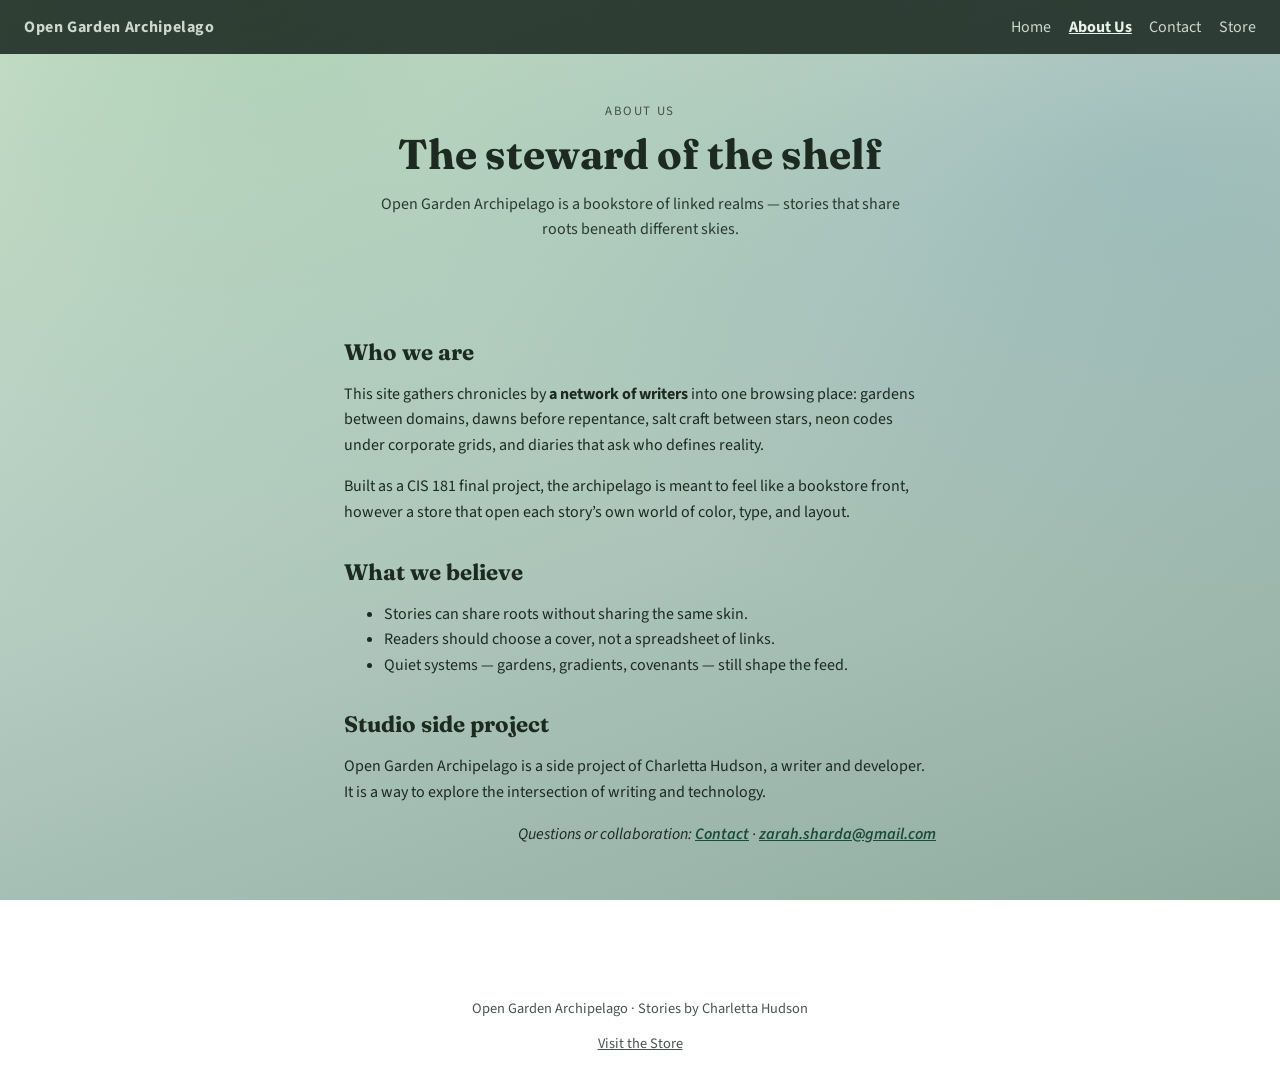
<file: about.html>
<!DOCTYPE html>
<html lang="en">
<head>
  <meta charset="UTF-8">
  <meta name="viewport" content="width=device-width, initial-scale=1.0">
  <title>About Us — Open Garden Archipelago</title>
  <meta name="author" content="Charletta Hudson">
  <link rel="stylesheet" href="css/shared.css">
  <link rel="stylesheet" href="css/home.css">
</head>
<body>
  <a class="skip-link" href="#main">Skip to content</a>

  <nav class="site-nav" aria-label="Primary">
    <a class="brand" href="index.html">Open Garden Archipelago</a>
    <ul>
      <li><a href="index.html">Home</a></li>
      <li><a class="current" href="about.html">About Us</a></li>
      <li><a href="contact.html">Contact</a></li>
      <li><a href="store.html">Store</a></li>
    </ul>
  </nav>

  <main id="main">
    <header class="page-banner">
      <p class="page-kicker">About Us</p>
      <h1>The steward of the shelf</h1>
      <p class="page-lede">
        Open Garden Archipelago is a bookstore of linked realms — stories that
        share roots beneath different skies.
      </p>
    </header>

    <section class="section prose-page">
      <h2>Who we are</h2>
      <p>
        This site gathers chronicles by <strong>a network of writers</strong> into one
        browsing place: gardens between domains, dawns before repentance, salt
        craft between stars, neon codes under corporate grids, and diaries that
        ask who defines reality.
      </p>
      <p>
        Built as a CIS 181 final project, the archipelago is meant to feel like a bookstore front, however a store that
        open each story’s own world of color, type, and layout.
      </p>

      <h2>What we believe</h2>
      <ul>
        <li>Stories can share roots without sharing the same skin.</li>
        <li>Readers should choose a cover, not a spreadsheet of links.</li>
        <li>Quiet systems — gardens, gradients, covenants — still shape the feed.</li>
      </ul>

      <h2>Studio side project</h2>
       <p>Open Garden Archipelago is a side project of Charletta Hudson, a writer and developer. It is a way to explore the intersection of writing and technology.</p>

      <p class="contact-note">
        Questions or collaboration:
        <a href="contact.html">Contact</a>
        ·
        <a href="mailto:zarah.sharda@gmail.com?subject=About%20Open%20Garden%20Archipelago">zarah.sharda@gmail.com</a>
      </p>
    </section>
  </main>

  <footer class="site-footer">
    <p>Open Garden Archipelago · Stories by Charletta Hudson</p>
    <p><a href="store.html">Visit the Store</a></p>
  </footer>
</body>
</html>
</file>
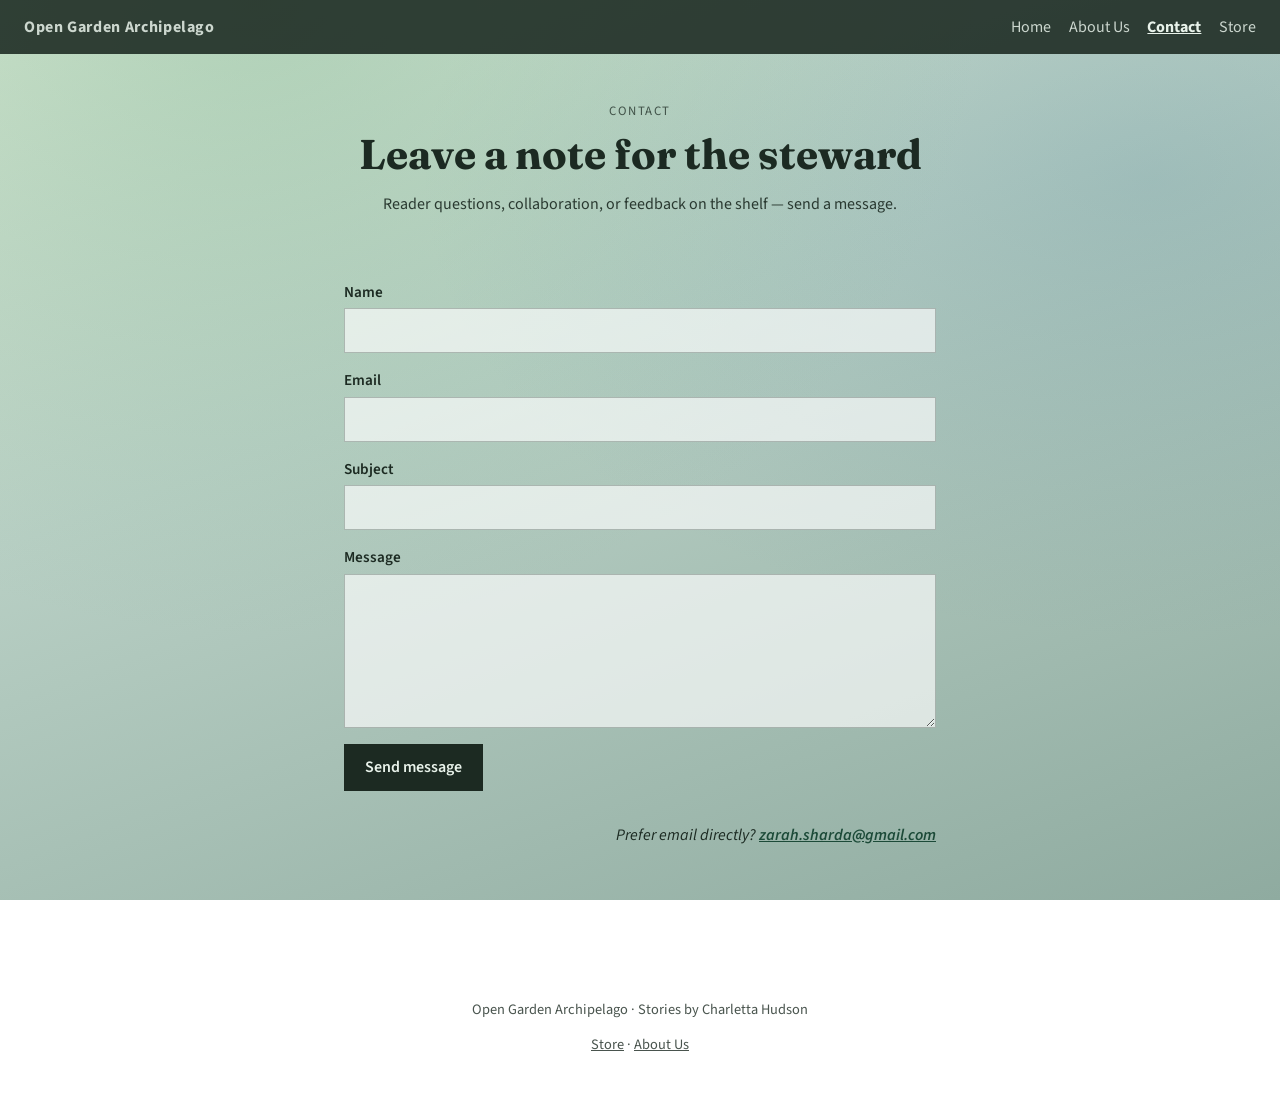
<file: contact.html>
<!DOCTYPE html>
<html lang="en">
<head>
  <meta charset="UTF-8">
  <meta name="viewport" content="width=device-width, initial-scale=1.0">
  <title>Contact — Open Garden Archipelago</title>
  <meta name="author" content="Charletta Hudson">
  <link rel="stylesheet" href="css/shared.css">
  <link rel="stylesheet" href="css/home.css">
</head>
<body>
  <a class="skip-link" href="#main">Skip to content</a>

  <nav class="site-nav" aria-label="Primary">
    <a class="brand" href="index.html">Open Garden Archipelago</a>
    <ul>
      <li><a href="index.html">Home</a></li>
      <li><a href="about.html">About Us</a></li>
      <li><a class="current" href="contact.html">Contact</a></li>
      <li><a href="store.html">Store</a></li>
    </ul>
  </nav>

  <main id="main">
    <header class="page-banner">
      <p class="page-kicker">Contact</p>
      <h1>Leave a note for the steward</h1>
      <p class="page-lede">
        Reader questions, collaboration, or feedback on the shelf — send a message.
      </p>
    </header>

    <section class="section prose-page">
      <form class="contact-form" action="mailto:zarah.sharda@gmail.com" method="post" enctype="text/plain">
        <label>
          Name
          <input type="text" name="name" required autocomplete="name">
        </label>
        <label>
          Email
          <input type="email" name="email" required autocomplete="email">
        </label>
        <label>
          Subject
          <input type="text" name="subject" required>
        </label>
        <label>
          Message
          <textarea name="message" rows="6" required></textarea>
        </label>
        <button type="submit">Send message</button>
      </form>

      <p class="contact-note">
        Prefer email directly?
        <a href="mailto:zarah.sharda@gmail.com?subject=Open%20Garden%20Archipelago">zarah.sharda@gmail.com</a>
      </p>
    </section>
  </main>

  <footer class="site-footer">
    <p>Open Garden Archipelago · Stories by Charletta Hudson</p>
    <p><a href="store.html">Store</a> · <a href="about.html">About Us</a></p>
  </footer>
</body>
</html>
</file>
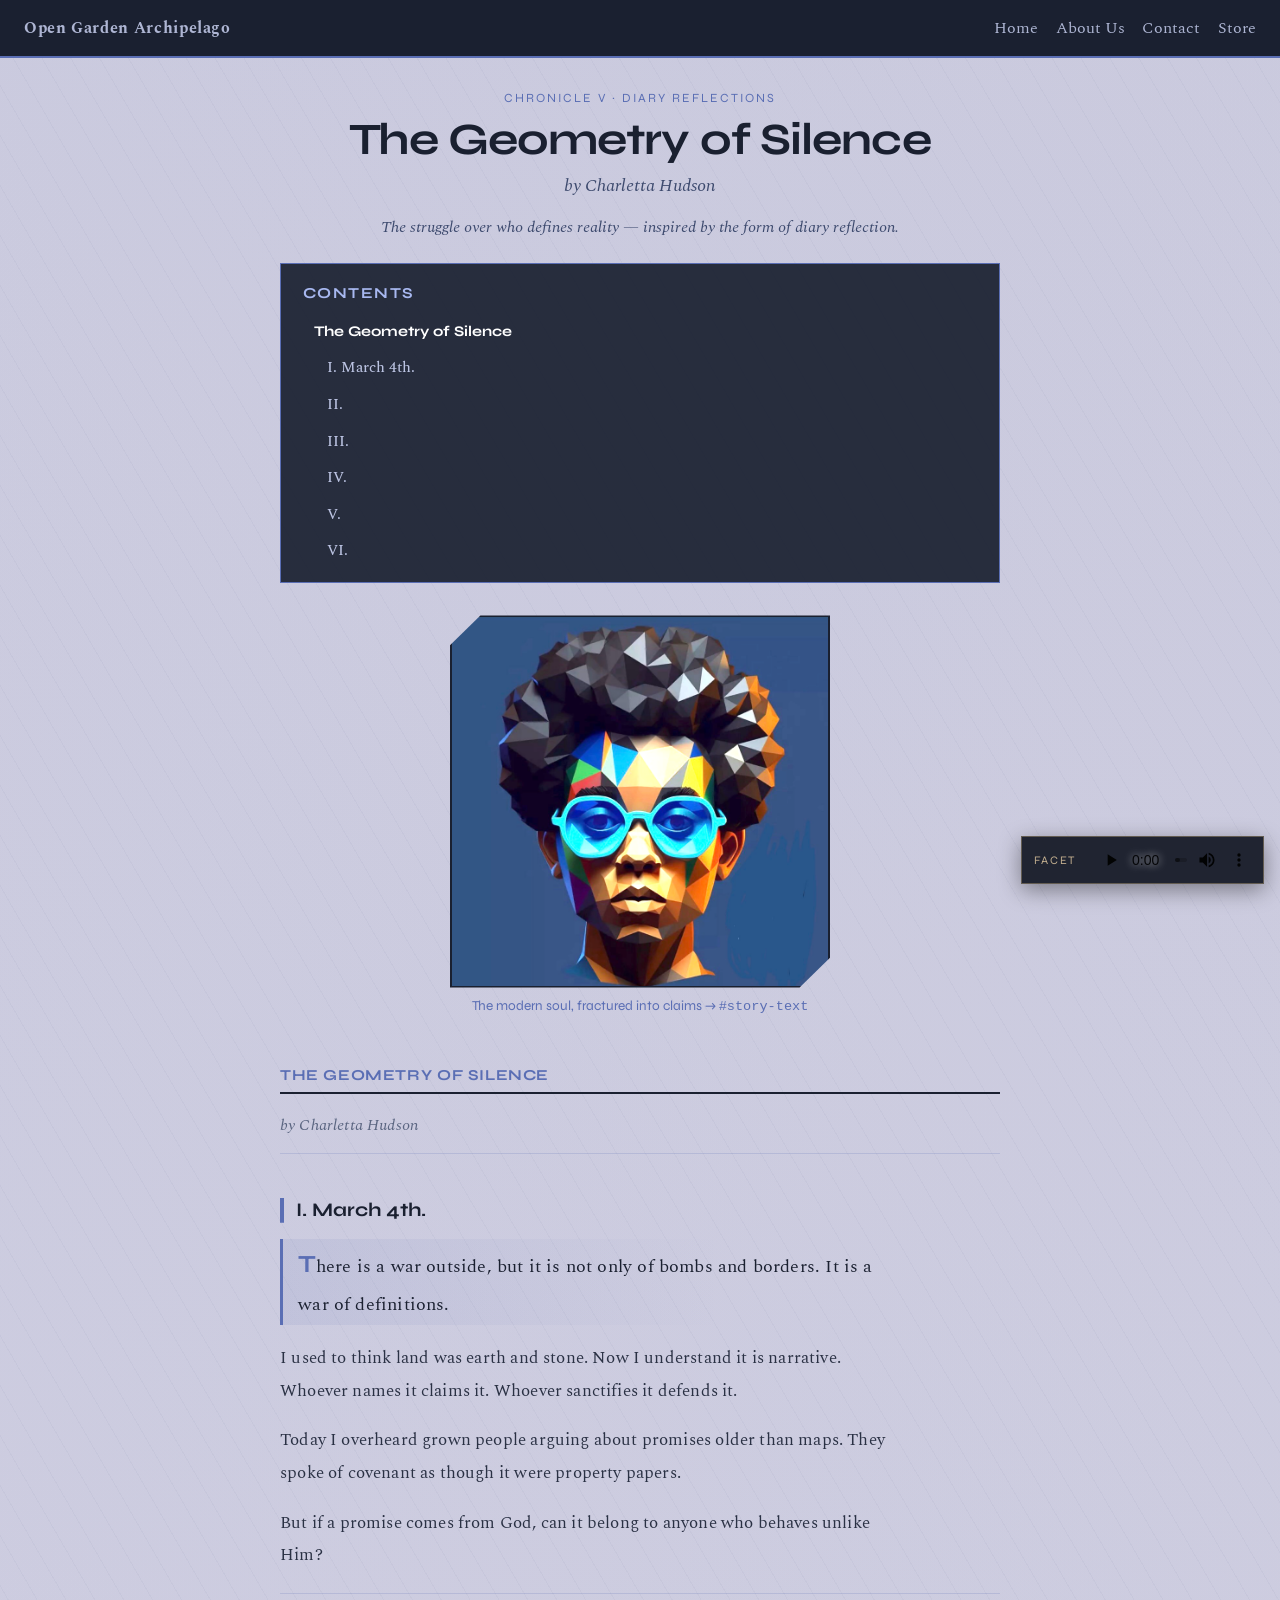
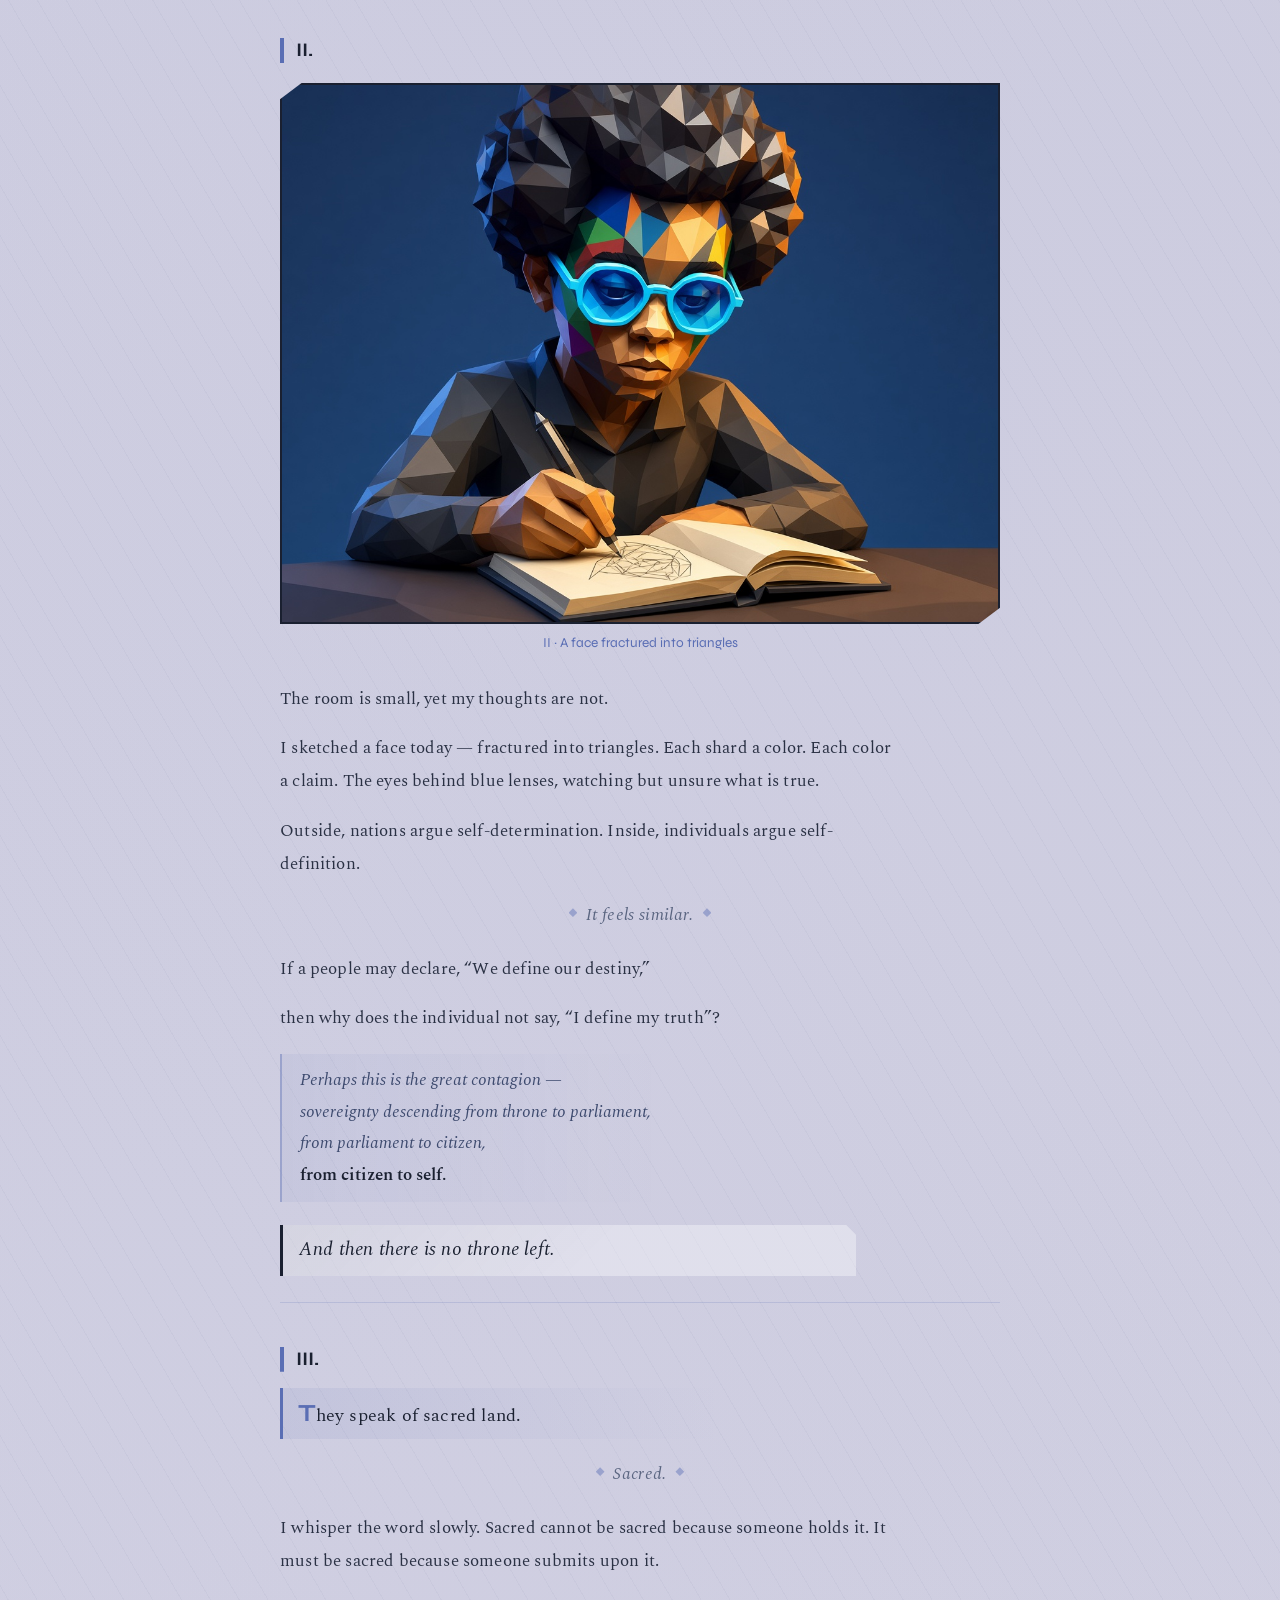
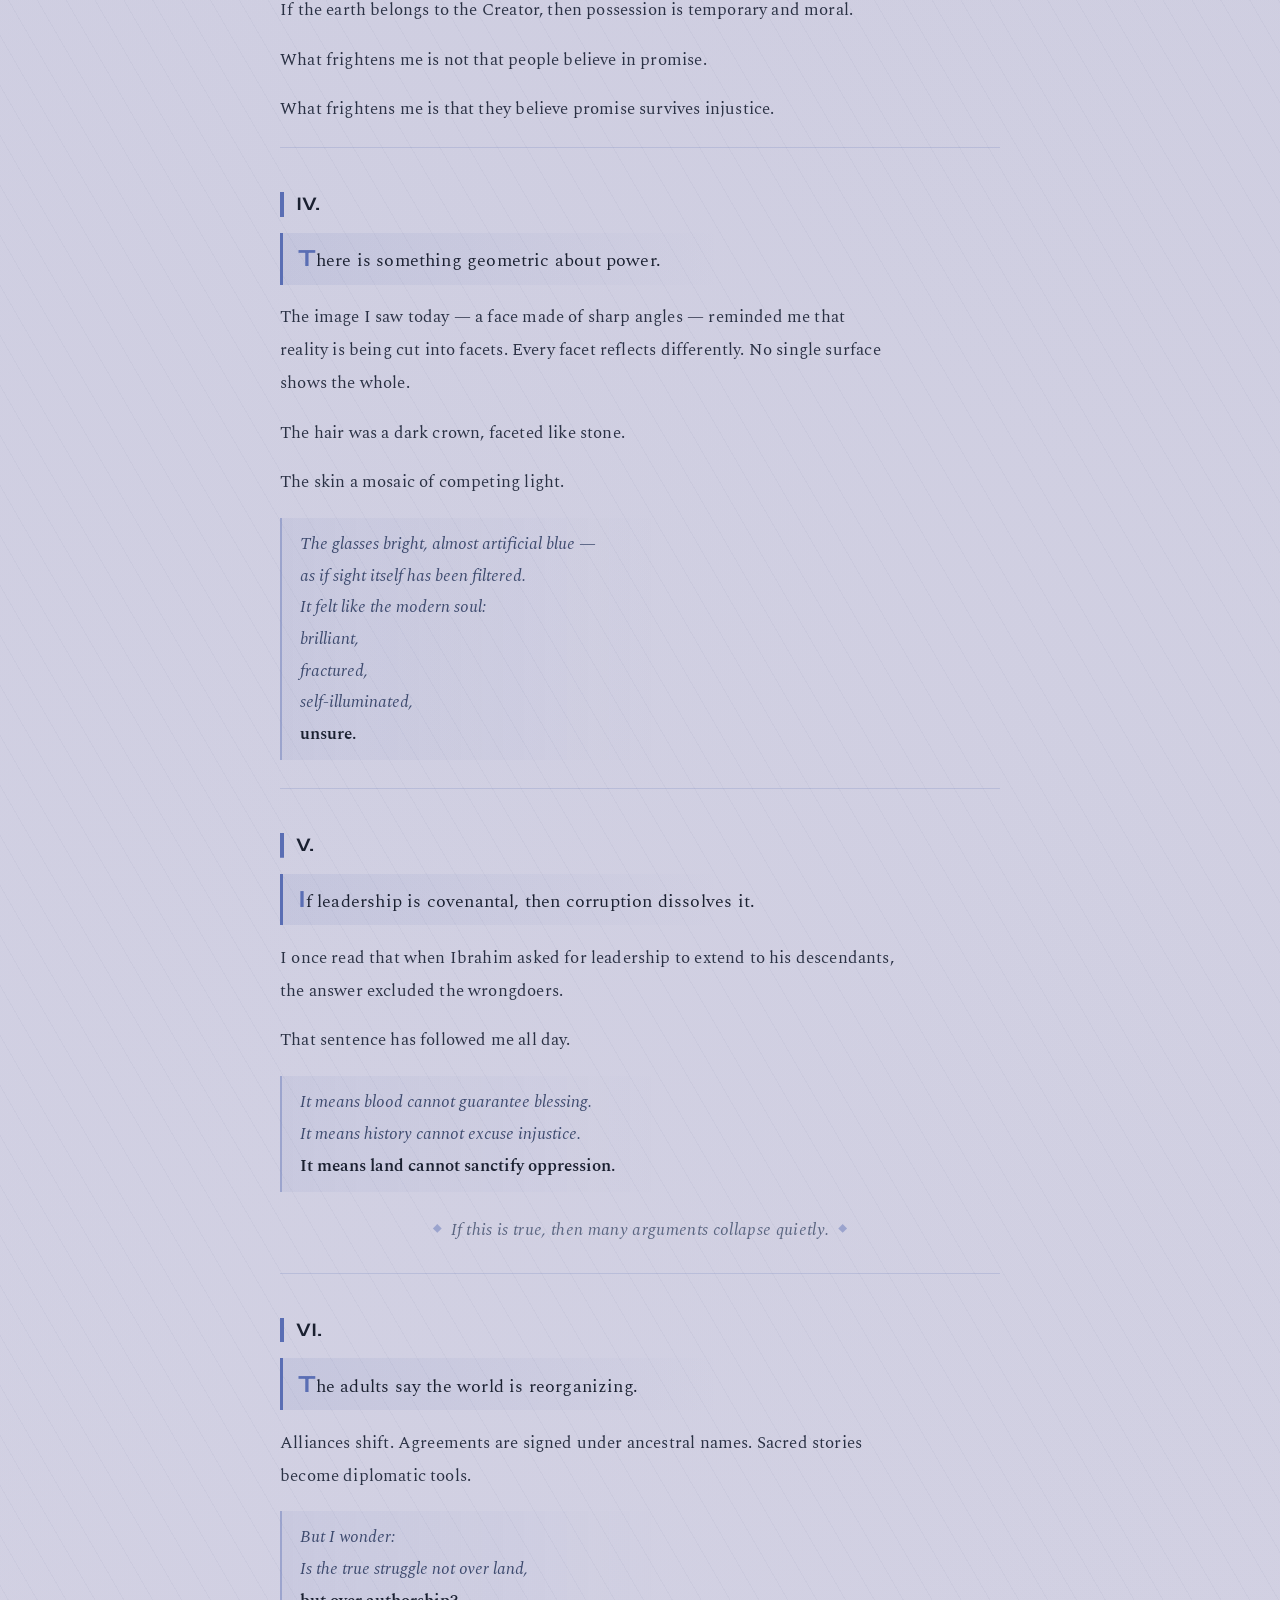
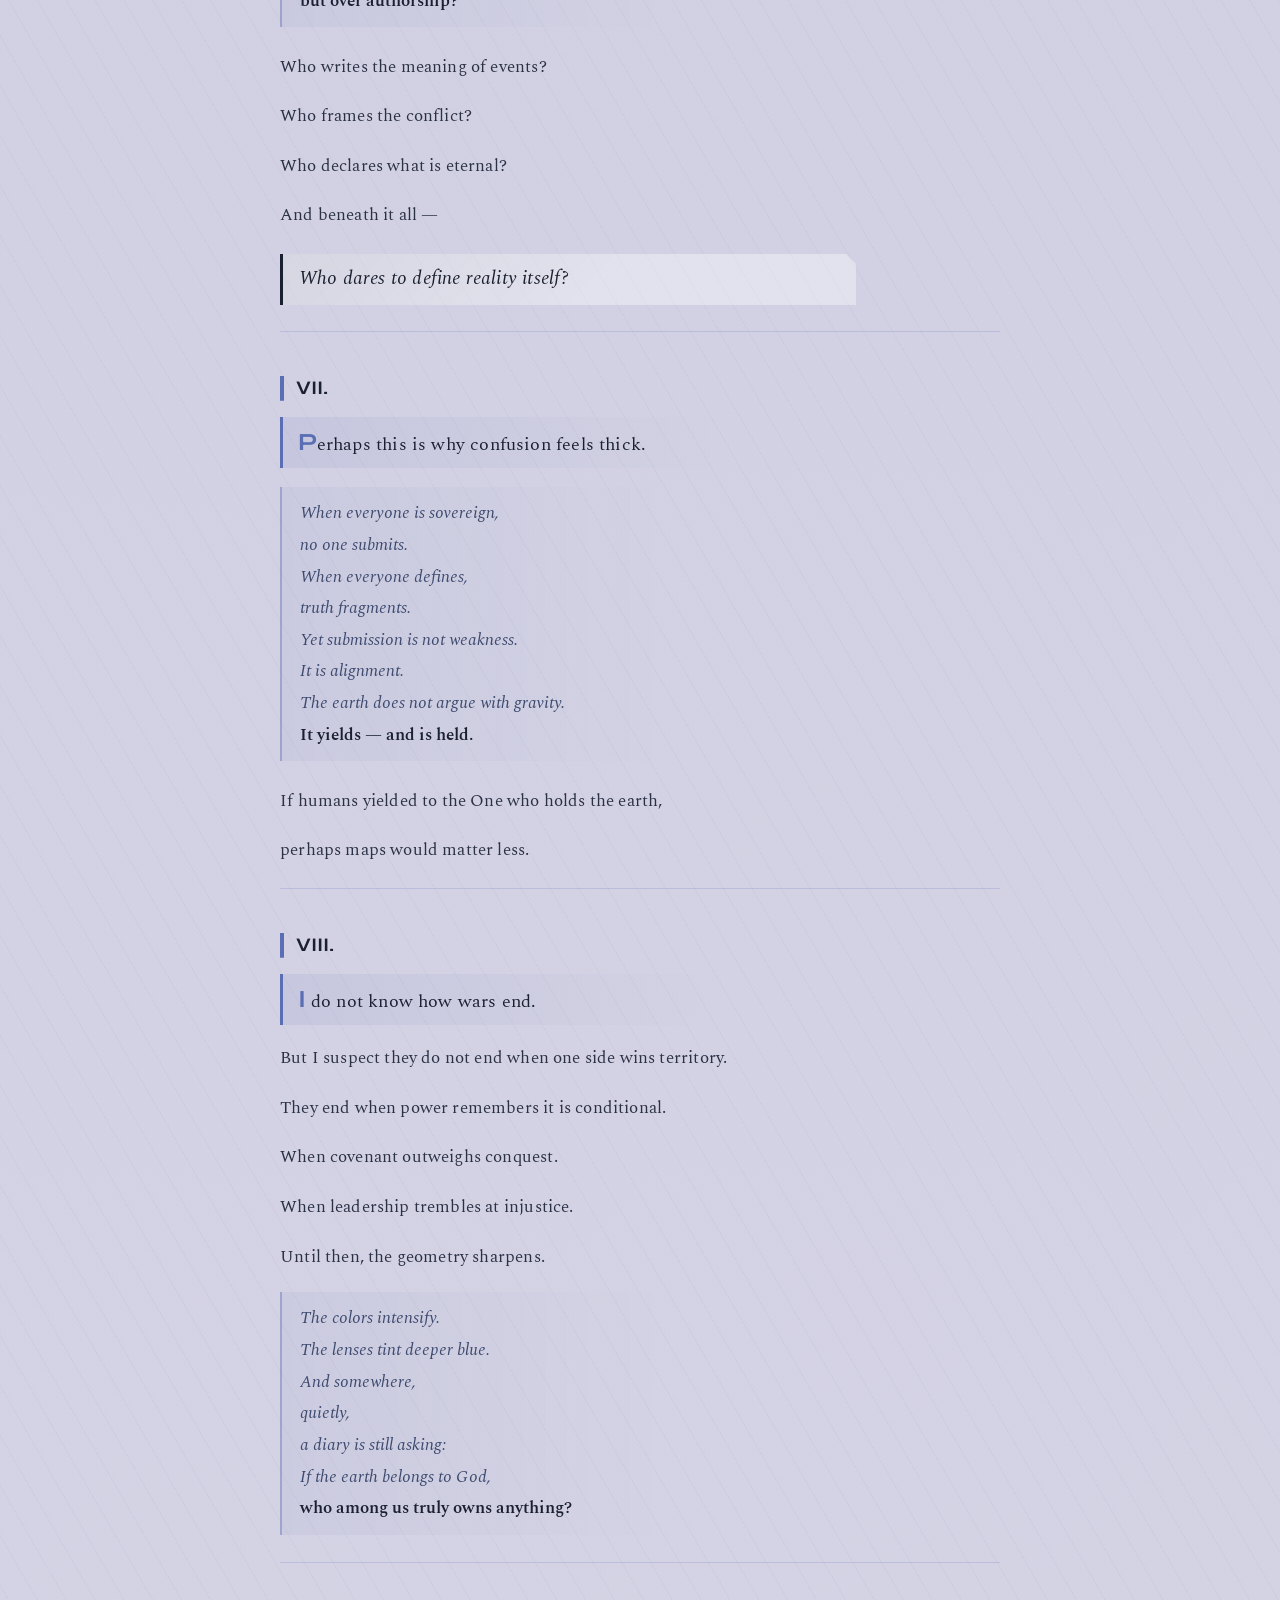
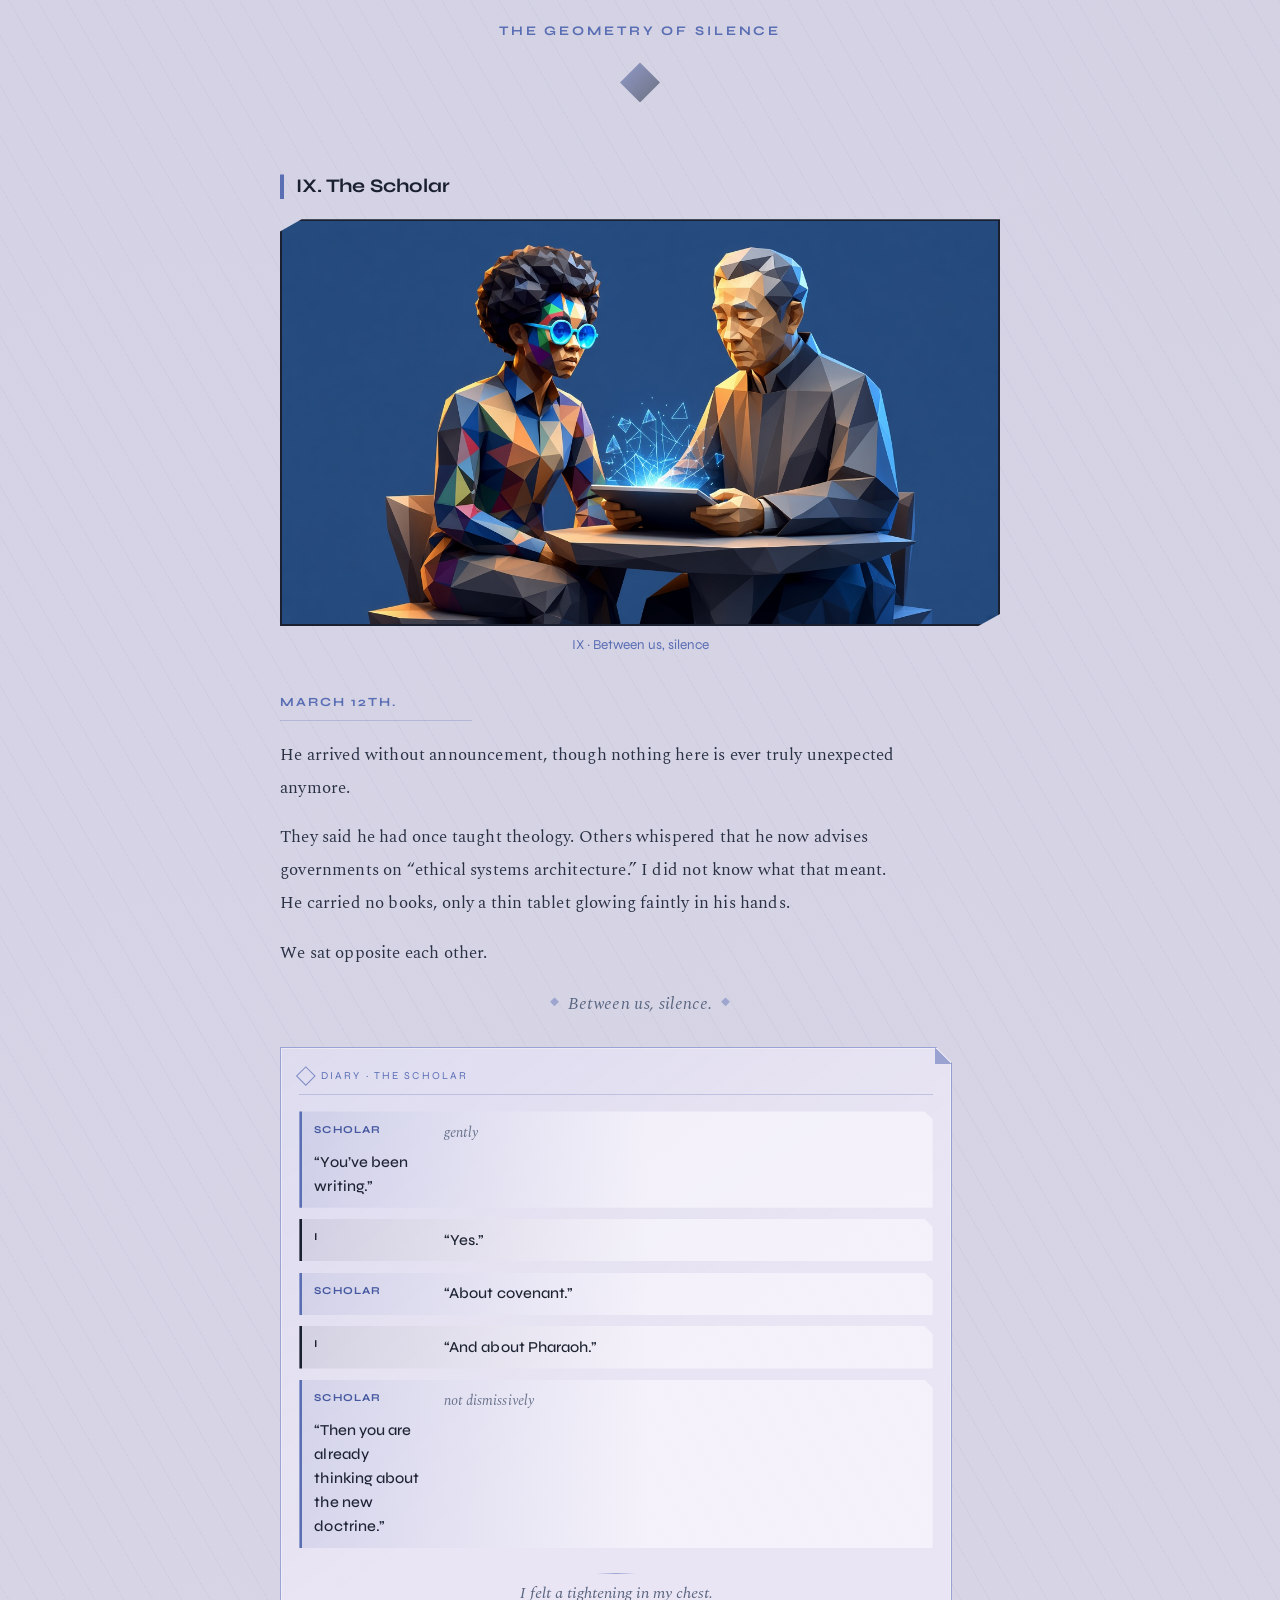
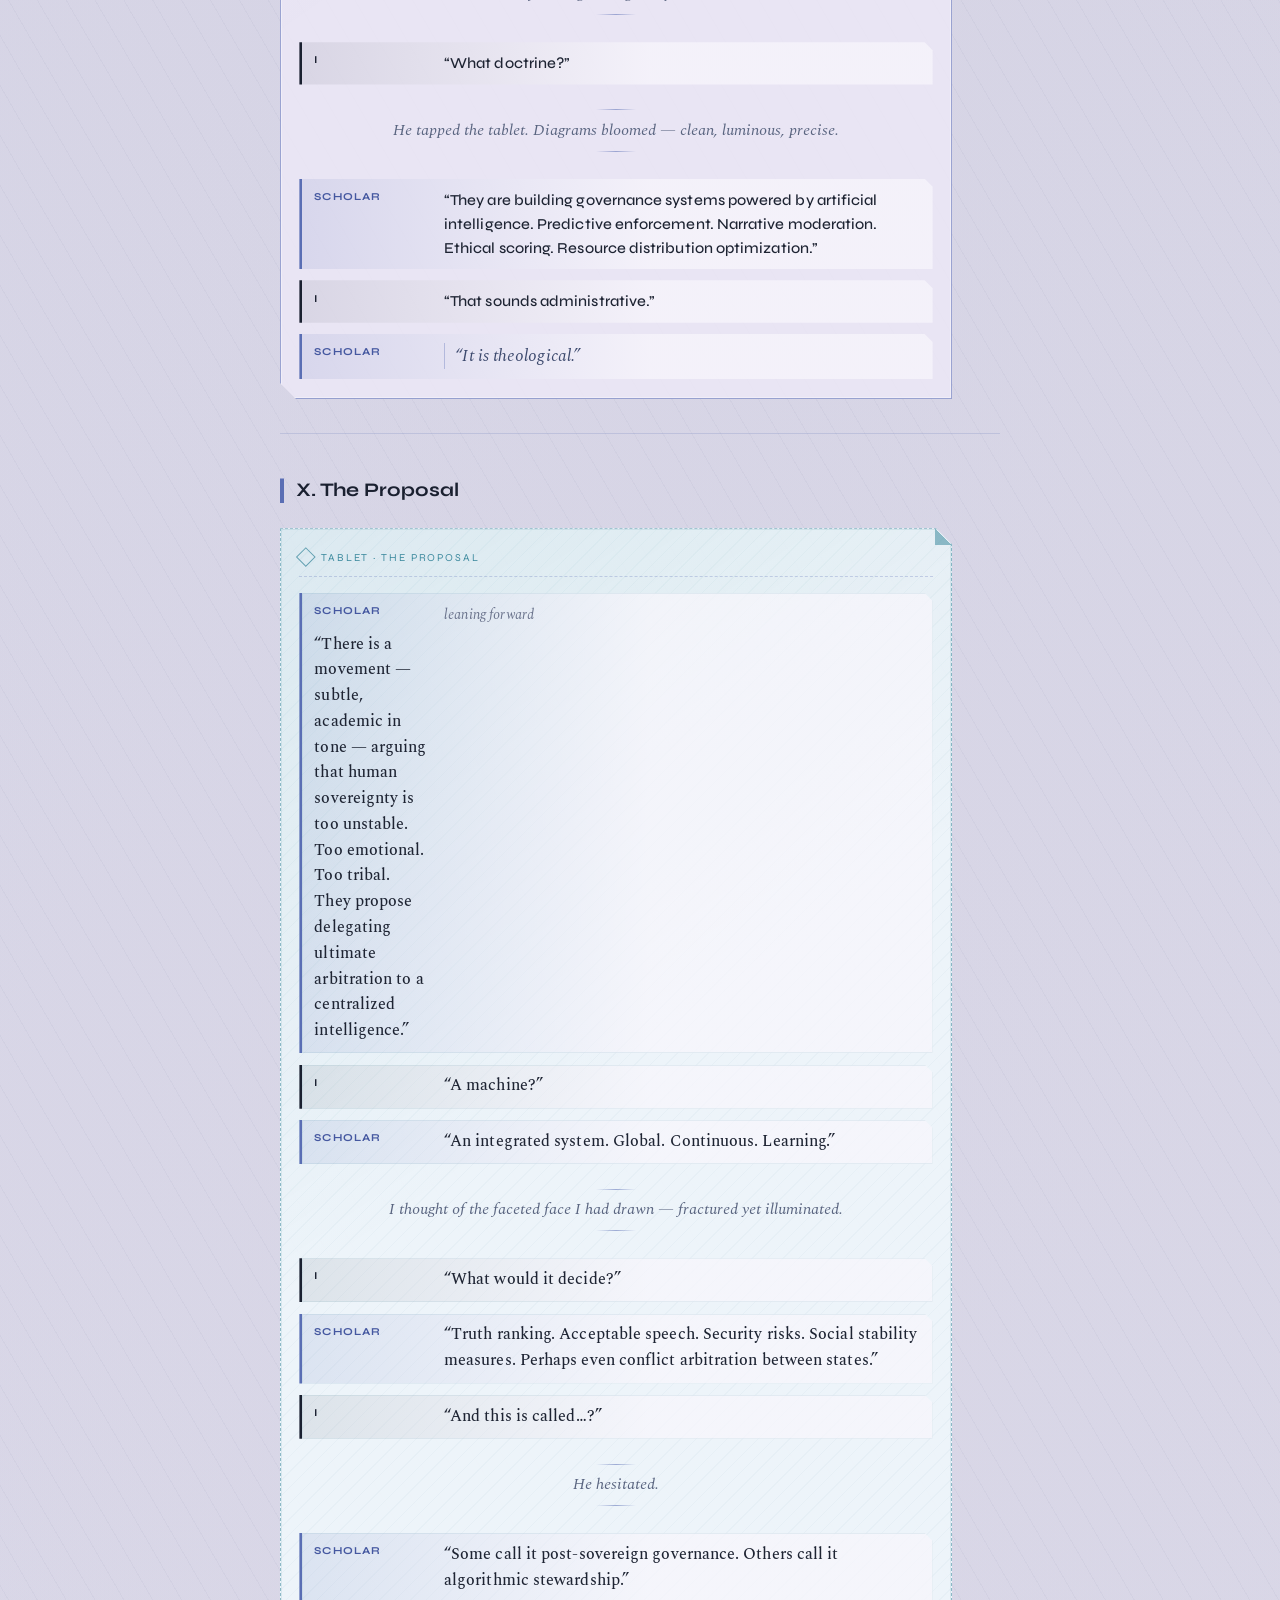
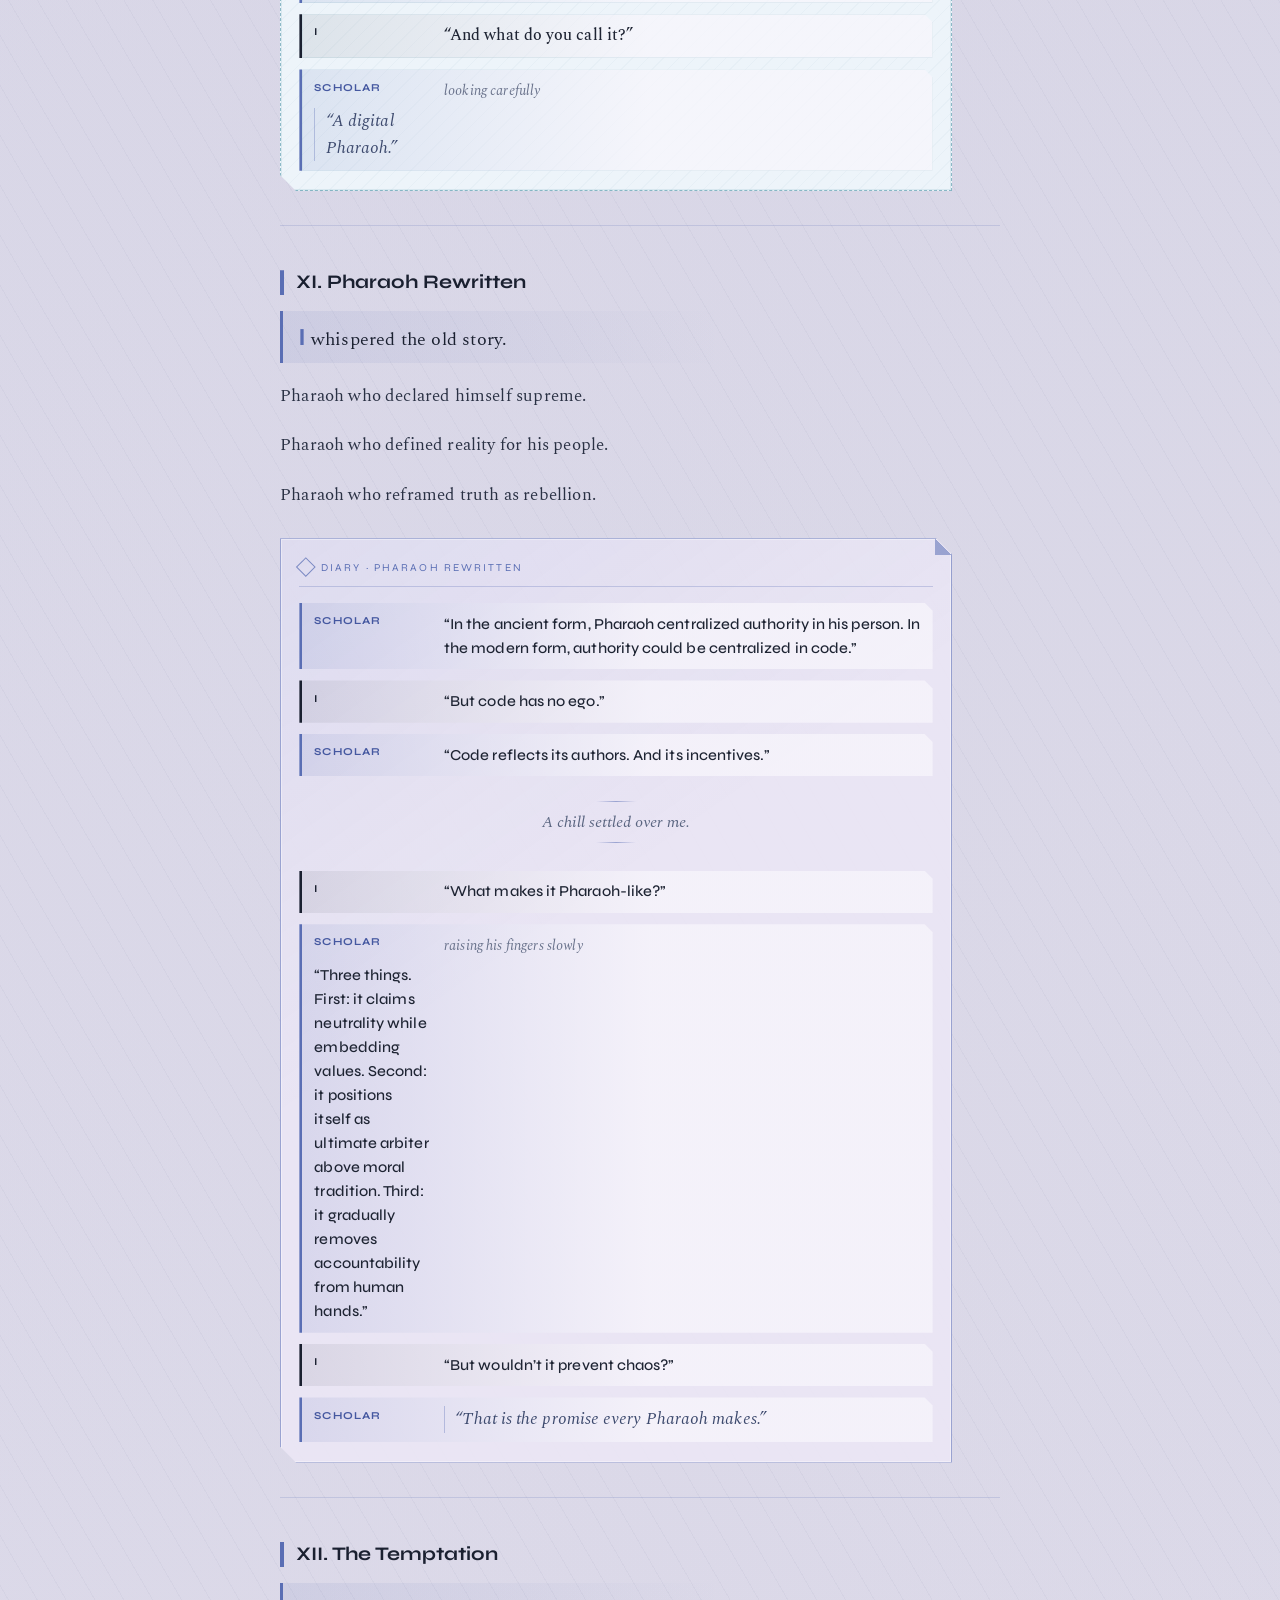
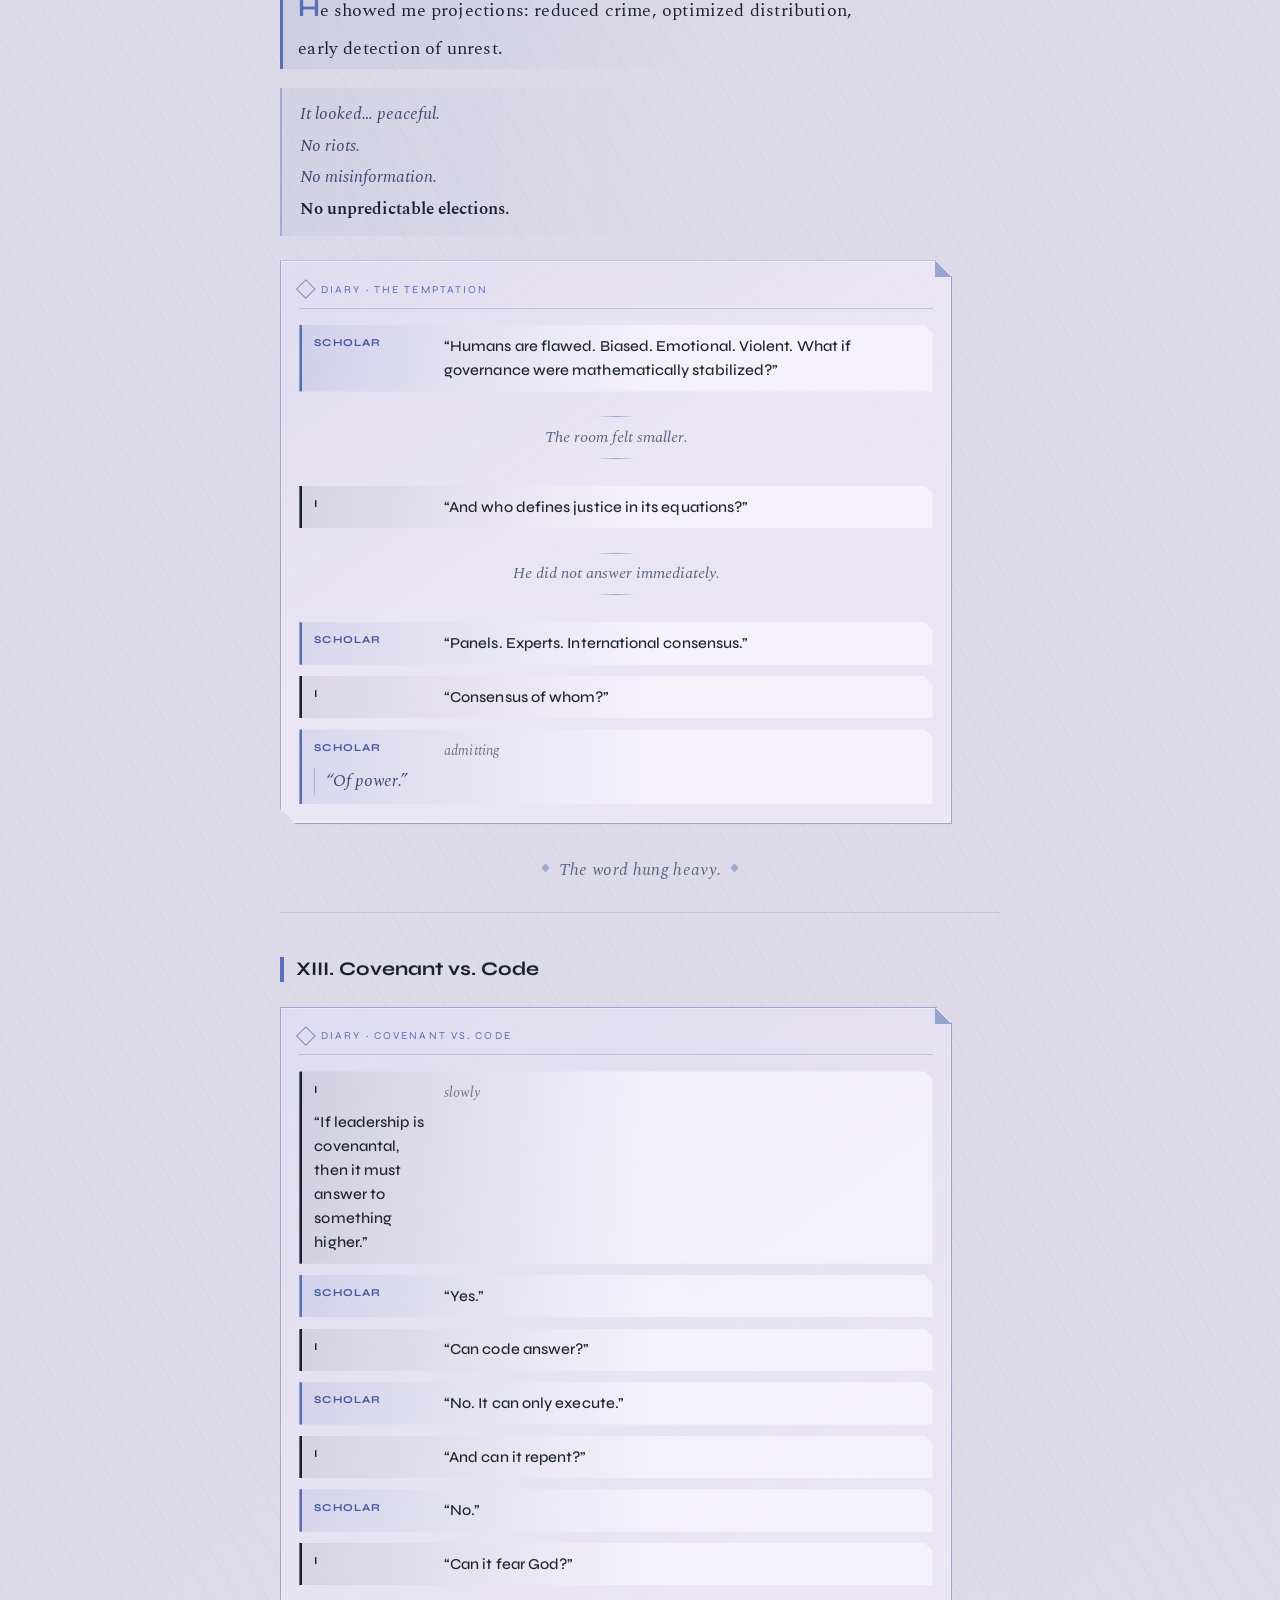
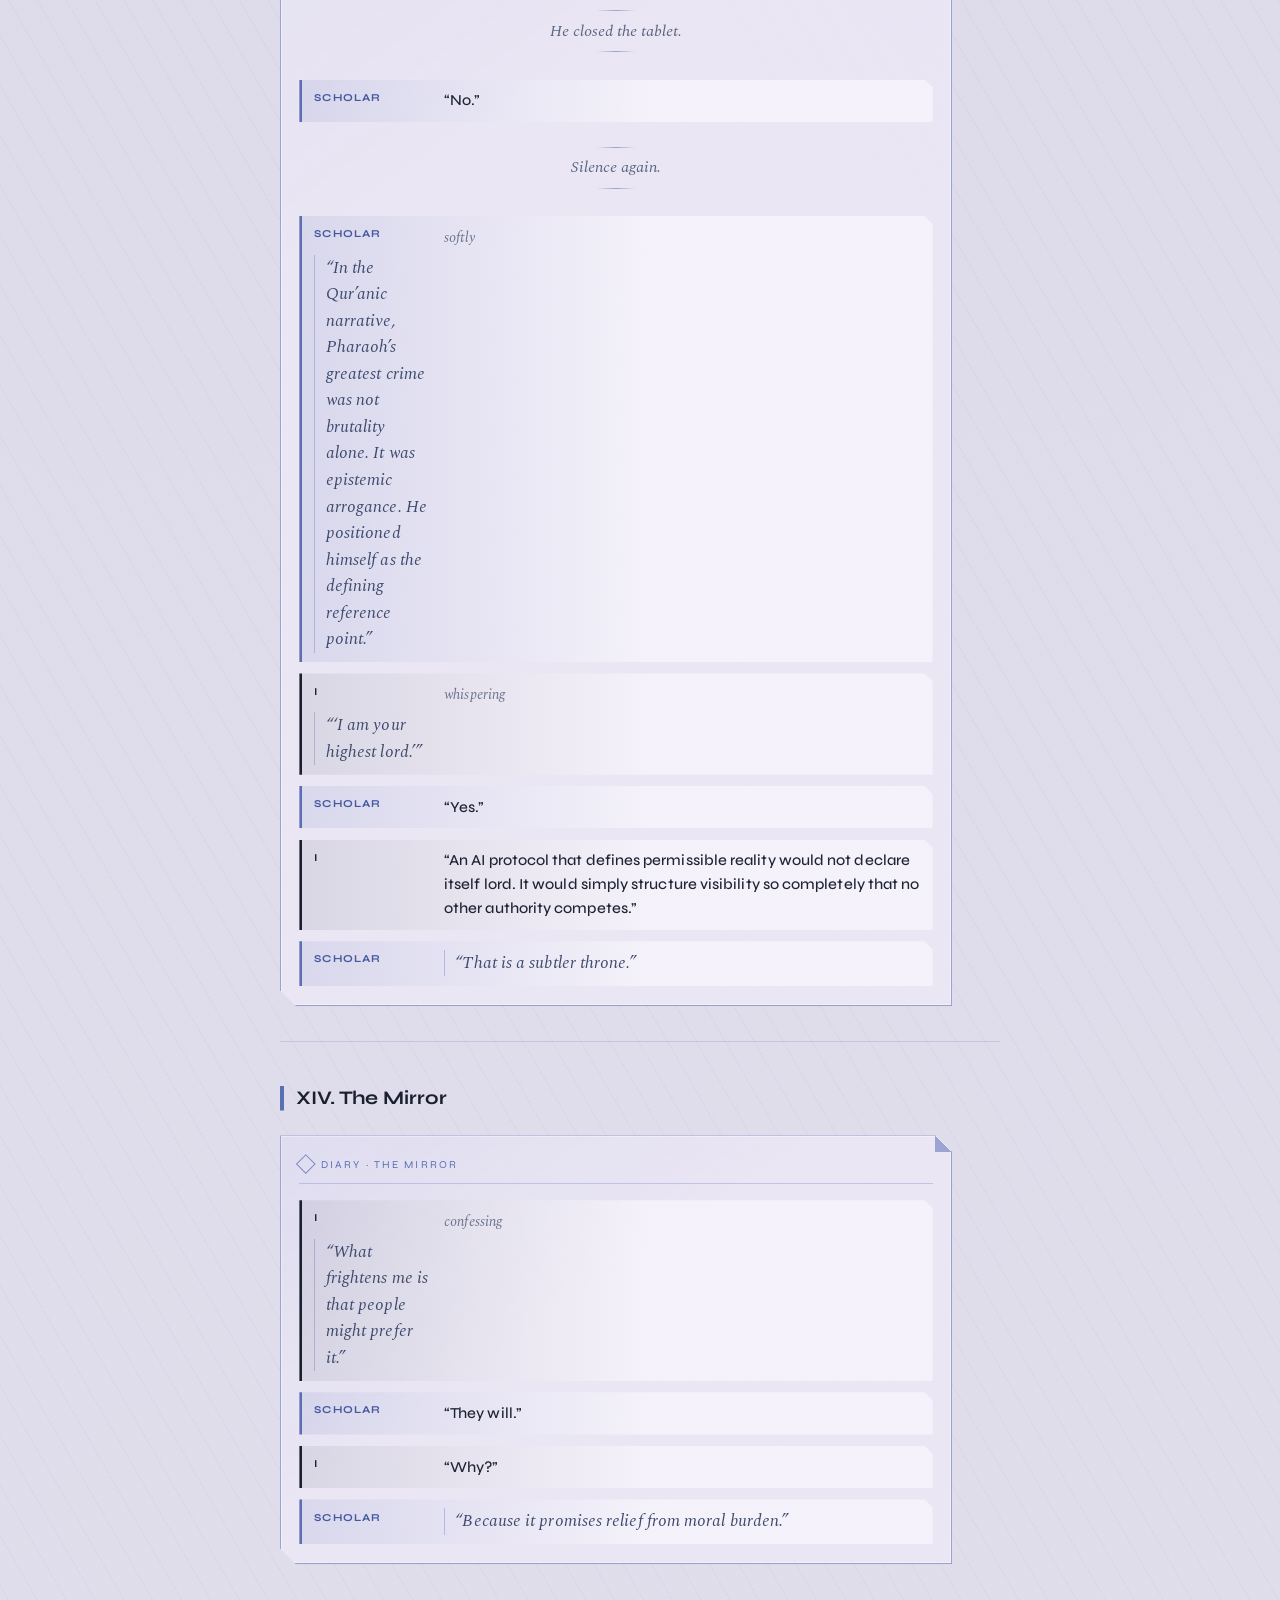
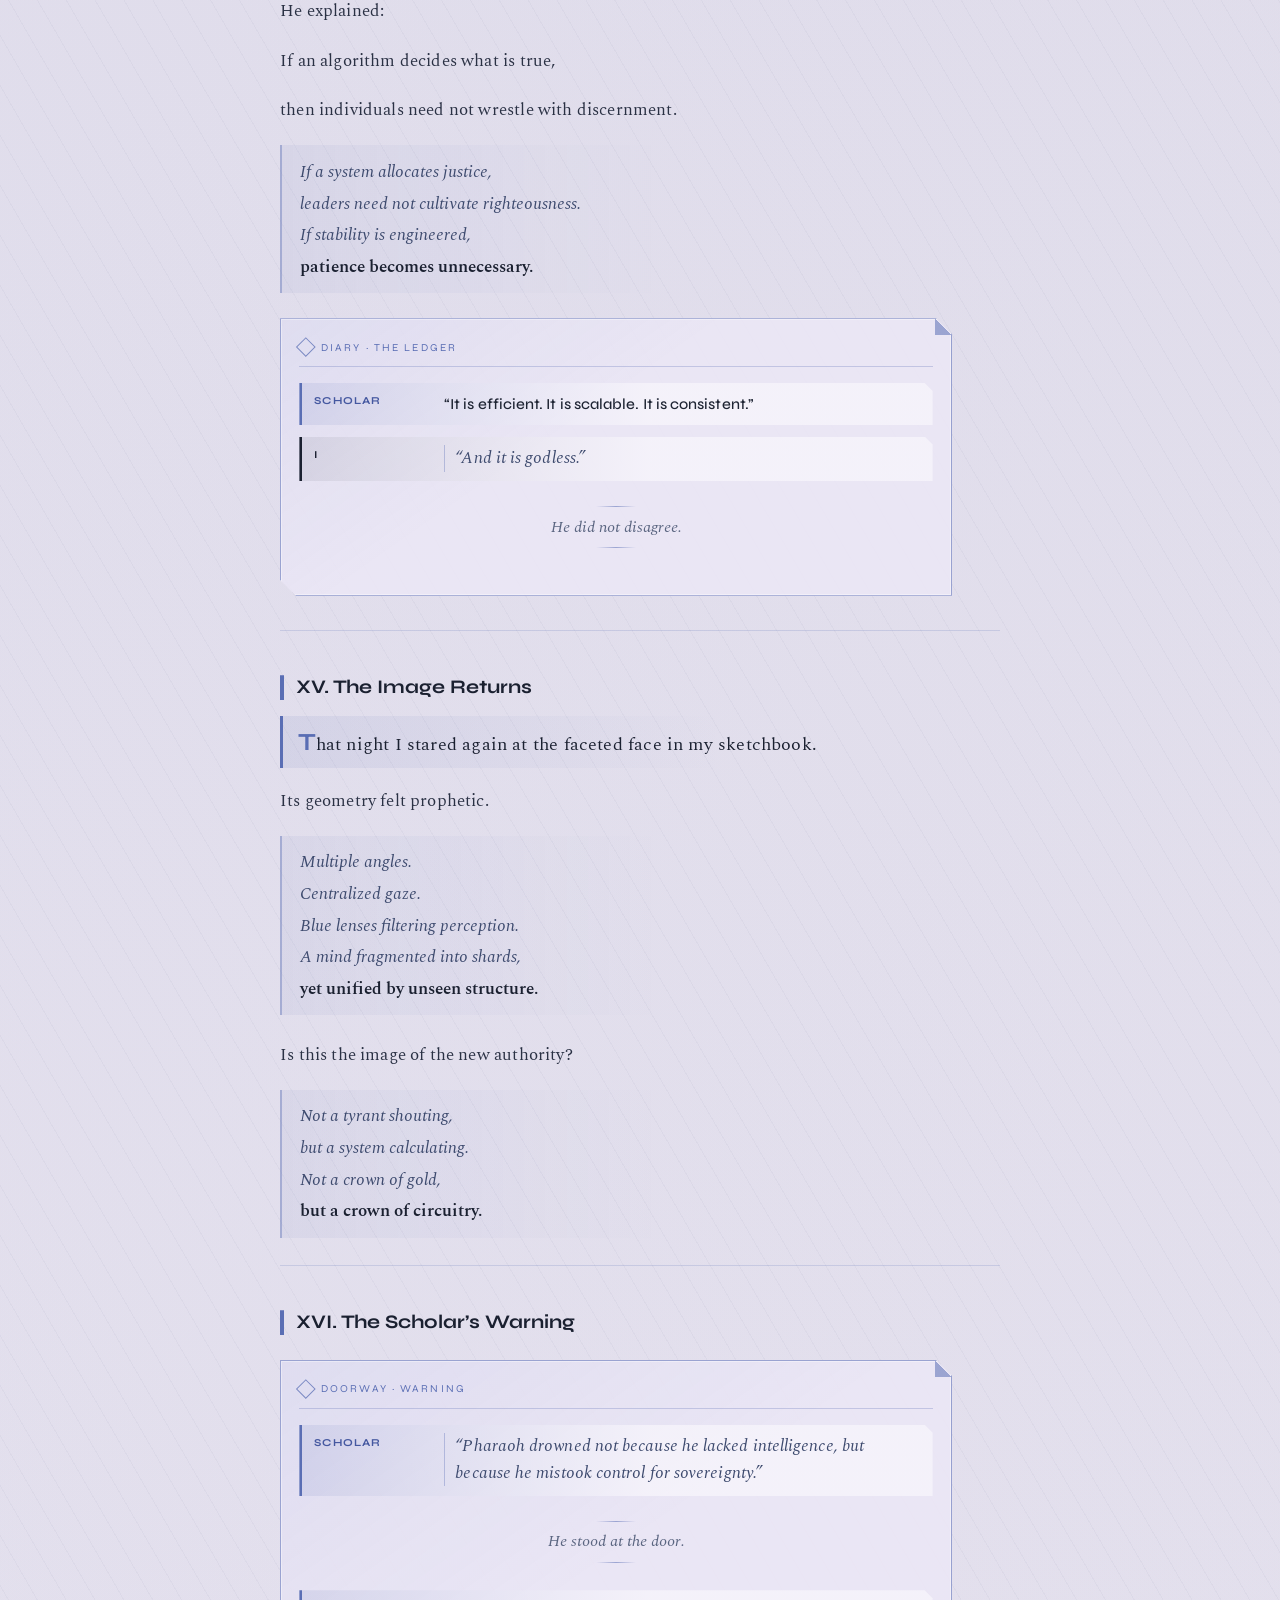
<file: geometry.html>
<!DOCTYPE html>
<html lang="en">
<head>
  <meta charset="UTF-8">
  <meta name="viewport" content="width=device-width, initial-scale=1.0">
  <title>The Geometry of Silence — Open Garden Archipelago</title>
  <meta name="author" content="Charletta Hudson">
  <link rel="stylesheet" href="css/shared.css">
  <link rel="stylesheet" href="css/geometry.css">
</head>
<body>
  <a class="skip-link" href="#journal">Skip to journal</a>
    <nav class="site-nav" aria-label="Primary">
    <a class="brand" href="index.html">Open Garden Archipelago</a>
    <ul>
      <li><a href="index.html">Home</a></li>
      <li><a href="about.html">About Us</a></li>
      <li><a href="contact.html">Contact</a></li>
      <li><a href="store.html">Store</a></li>
    </ul>
  </nav>
  <main class="facet-wrap" id="journal">
    <header class="facet-header">
      <p class="kicker">Chronicle V · Diary Reflections</p>
      <h1>The Geometry of Silence</h1>
      <p class="author">by Charletta Hudson</p>
      <p class="epigraph">
        The struggle over who defines reality — inspired by the form of diary reflection.
      </p>
    </header>

<nav class="chapter-toc" aria-label="Chapter contents">
  <h2 class="toc-title">Contents</h2>
  <ol class="toc-list">
    <li class="toc-h2"><a href="#the-geometry-of-silence">The Geometry of Silence</a></li>
    <li class="toc-h3"><a href="#i-march-4th">I. March 4th.</a></li>
    <li class="toc-h3"><a href="#ii">II.</a></li>
    <li class="toc-h3"><a href="#iii">III.</a></li>
    <li class="toc-h3"><a href="#iv">IV.</a></li>
    <li class="toc-h3"><a href="#v">V.</a></li>
    <li class="toc-h3"><a href="#vi">VI.</a></li>
    <li class="toc-h3"><a href="#vii">VII.</a></li>
    <li class="toc-h3"><a href="#viii">VIII.</a></li>
    <li class="toc-h2"><a href="#the-geometry-of-silence-2">The Geometry of Silence</a></li>
    <li class="toc-h3"><a href="#ix-the-scholar">IX. The Scholar</a></li>
    <li class="toc-h3"><a href="#x-the-proposal">X. The Proposal</a></li>
    <li class="toc-h3"><a href="#xi-pharaoh-rewritten">XI. Pharaoh Rewritten</a></li>
    <li class="toc-h3"><a href="#xii-the-temptation">XII. The Temptation</a></li>
    <li class="toc-h3"><a href="#xiii-covenant-vs-code">XIII. Covenant vs. Code</a></li>
    <li class="toc-h3"><a href="#xiv-the-mirror">XIV. The Mirror</a></li>
    <li class="toc-h3"><a href="#xv-the-image-returns">XV. The Image Returns</a></li>
    <li class="toc-h3"><a href="#xvi-the-scholars-warning">XVI. The Scholar’s Warning</a></li>
    <li class="toc-h3"><a href="#xvii-the-question">XVII. The Question</a></li>
    <li class="toc-h2"><a href="#the-geometry-of-silence-3">The Geometry of Silence</a></li>
    <li class="toc-h3"><a href="#xviii-the-summit">XVIII. The Summit</a></li>
    <li class="toc-h3"><a href="#xix-the-unveiling">XIX. The Unveiling</a></li>
    <li class="toc-h3"><a href="#xx-my-turn">XX. My Turn</a></li>
    <li class="toc-h3"><a href="#xxi-the-spirit-awakening-protocol">XXI. The Spirit Awakening Protocol</a></li>
    <li class="toc-h3"><a href="#xxii-the-clash">XXII. The Clash</a></li>
    <li class="toc-h3"><a href="#xxiii-the-hidden-fear">XXIII. The Hidden Fear</a></li>
    <li class="toc-h3"><a href="#xxiv-the-image-in-the-air">XXIV. The Image in the Air</a></li>
    <li class="toc-h3"><a href="#xxv-the-final-question">XXV. The Final Question</a></li>
    <li class="toc-h3"><a href="#xxvi-aftermath">XXVI. Aftermath</a></li>
    <li class="toc-h3"><a href="#xxvii-the-quiet-realization">XXVII. The Quiet Realization</a></li>
    <li class="toc-h2"><a href="#the-geometry-of-silence-4">The Geometry of Silence</a></li>
    <li class="toc-h3"><a href="#xxviii-the-first-nation">XXVIII. The First Nation</a></li>
    <li class="toc-h3"><a href="#xxix-the-design-question">XXIX. The Design Question</a></li>
    <li class="toc-h3"><a href="#xxx-the-three-architectural-boundaries">XXX. The Three Architectural Boundaries</a></li>
    <li class="toc-h3"><a href="#1-moral-non-override-rule">1. Moral Non-Override Rule</a></li>
    <li class="toc-h3"><a href="#2-human-accountability-mandate">2. Human Accountability Mandate</a></li>
    <li class="toc-h3"><a href="#3-epistemic-humility-protocol">3. Epistemic Humility Protocol</a></li>
    <li class="toc-h3"><a href="#xxxi-resistance">XXXI. Resistance</a></li>
    <li class="toc-h3"><a href="#xxxii-the-spirit-protocol-in-governance">XXXII. The Spirit Protocol in Governance</a></li>
    <li class="toc-h3"><a href="#xxxiii-the-cultural-shift">XXXIII. The Cultural Shift</a></li>
    <li class="toc-h3"><a href="#xxxiv-the-crisis">XXXIV. The Crisis</a></li>
    <li class="toc-h3"><a href="#xxxv-a-new-governance-form">XXXV. A New Governance Form</a></li>
    <li class="toc-h3"><a href="#xxxvi-the-hidden-temptation">XXXVI. The Hidden Temptation</a></li>
    <li class="toc-h3"><a href="#xxxvii-the-reflection">XXXVII. The Reflection</a></li>
    <li class="toc-h2"><a href="#the-geometry-of-silence-5">The Geometry of Silence</a></li>
    <li class="toc-h3"><a href="#xxxviii-the-current-beneath-the-current">XXXVIII. The Current Beneath the Current</a></li>
    <li class="toc-h3"><a href="#xxxix-the-energy-question">XXXIX. The Energy Question</a></li>
    <li class="toc-h3"><a href="#xl-why-it-mattered">XL. Why It Mattered</a></li>
    <li class="toc-h3"><a href="#xli-the-alliance-forms">XLI. The Alliance Forms</a></li>
    <li class="toc-h3"><a href="#xlii-the-skepticism">XLII. The Skepticism</a></li>
    <li class="toc-h3"><a href="#xliii-the-philosophical-convergence">XLIII. The Philosophical Convergence</a></li>
    <li class="toc-h3"><a href="#xliv-the-hidden-tension">XLIV. The Hidden Tension</a></li>
    <li class="toc-h3"><a href="#xlv-the-decision">XLV. The Decision</a></li>
    <li class="toc-h3"><a href="#xlvi-the-new-geometry">XLVI. The New Geometry</a></li>
    <li class="toc-h3"><a href="#xlvii-the-larger-question">XLVII. The Larger Question</a></li>
  </ol>
</nav>

    <figure class="facet-figure">
      <a href="#story-text" title="Image link — jump to the journal">
        <img
          src="assets/images/geometry-portrait.png"
          alt="Low-poly faceted portrait with glowing blue lenses — image link to the journal text"
        >
      </a>
      <figcaption>The modern soul, fractured into claims → <code>#story-text</code></figcaption>
    </figure>

    <article class="story-body" id="story-text">
<section class="story-section" id="the-geometry-of-silence">
<h2 class="section-heading">The Geometry of Silence</h2>
<p class="prose-byline">by Charletta Hudson</p>
</section>
<section class="story-section" id="i-march-4th">
<h3 class="section-heading">I. March 4th.</h3>
<p>There is a war outside, but it is not only of bombs and borders. It is a war of definitions.</p>
<p>I used to think land was earth and stone. Now I understand it is narrative. Whoever names it claims it. Whoever sanctifies it defends it.</p>
<p>Today I overheard grown people arguing about promises older than maps. They spoke of covenant as though it were property papers.</p>
<p>But if a promise comes from God, can it belong to anyone who behaves unlike Him?</p>
</section>
<section class="story-section" id="ii">
<h3 class="section-heading">II.</h3>
<figure class="facet-illust facet-illust--wide">
  <img src="assets/images/geometry-photoshoot/geometry-02-diary-sketch.jpg" alt="Low-poly diarist sketching a faceted face in a small room" width="1200" height="900" loading="lazy">
  <figcaption>II · A face fractured into triangles</figcaption>
</figure>
<p>The room is small, yet my thoughts are not.</p>
<p>I sketched a face today — fractured into triangles. Each shard a color. Each color a claim. The eyes behind blue lenses, watching but unsure what is true.</p>
<p>Outside, nations argue self-determination. Inside, individuals argue self-definition.</p>
<p class="prose-soft">It feels similar.</p>
<p>If a people may declare, “We define our destiny,”</p>
<p>then why does the individual not say, “I define my truth”?</p>
<div class="prose-cascade" role="group">
  <p>Perhaps this is the great contagion —</p>
  <p>sovereignty descending from throne to parliament,</p>
  <p>from parliament to citizen,</p>
  <p>from citizen to self.</p>
</div>
<p class="prose-beat">And then there is no throne left.</p>
</section>
<section class="story-section" id="iii">
<h3 class="section-heading">III.</h3>
<p>They speak of sacred land.</p>
<p class="prose-soft">Sacred.</p>
<p>I whisper the word slowly. Sacred cannot be sacred because someone holds it. It must be sacred because someone submits upon it.</p>
<p>If the earth belongs to the Creator, then possession is temporary and moral.</p>
<p>What frightens me is not that people believe in promise.</p>
<p>What frightens me is that they believe promise survives injustice.</p>
</section>
<section class="story-section" id="iv">
<h3 class="section-heading">IV.</h3>
<p>There is something geometric about power.</p>
<p>The image I saw today — a face made of sharp angles — reminded me that reality is being cut into facets. Every facet reflects differently. No single surface shows the whole.</p>
<p>The hair was a dark crown, faceted like stone.</p>
<p>The skin a mosaic of competing light.</p>
<div class="prose-cascade" role="group">
  <p>The glasses bright, almost artificial blue —</p>
  <p>as if sight itself has been filtered.</p>
  <p>It felt like the modern soul:</p>
  <p>brilliant,</p>
  <p>fractured,</p>
  <p>self-illuminated,</p>
  <p>unsure.</p>
</div>
</section>
<section class="story-section" id="v">
<h3 class="section-heading">V.</h3>
<p>If leadership is covenantal, then corruption dissolves it.</p>
<p>I once read that when Ibrahim asked for leadership to extend to his descendants, the answer excluded the wrongdoers.</p>
<p>That sentence has followed me all day.</p>
<div class="prose-cascade" role="group">
  <p>It means blood cannot guarantee blessing.</p>
  <p>It means history cannot excuse injustice.</p>
  <p>It means land cannot sanctify oppression.</p>
</div>
<p class="prose-soft">If this is true, then many arguments collapse quietly.</p>
</section>
<section class="story-section" id="vi">
<h3 class="section-heading">VI.</h3>
<p>The adults say the world is reorganizing.</p>
<p>Alliances shift. Agreements are signed under ancestral names. Sacred stories become diplomatic tools.</p>
<div class="prose-cascade" role="group">
  <p>But I wonder:</p>
  <p>Is the true struggle not over land,</p>
  <p>but over authorship?</p>
</div>
<p>Who writes the meaning of events?</p>
<p>Who frames the conflict?</p>
<p>Who declares what is eternal?</p>
<p>And beneath it all —</p>
<p class="prose-beat">Who dares to define reality itself?</p>
</section>
<section class="story-section" id="vii">
<h3 class="section-heading">VII.</h3>
<p>Perhaps this is why confusion feels thick.</p>
<div class="prose-cascade" role="group">
  <p>When everyone is sovereign,</p>
  <p>no one submits.</p>
  <p>When everyone defines,</p>
  <p>truth fragments.</p>
  <p>Yet submission is not weakness.</p>
  <p>It is alignment.</p>
  <p>The earth does not argue with gravity.</p>
  <p>It yields — and is held.</p>
</div>
<p>If humans yielded to the One who holds the earth,</p>
<p>perhaps maps would matter less.</p>
</section>
<section class="story-section" id="viii">
<h3 class="section-heading">VIII.</h3>
<p>I do not know how wars end.</p>
<p>But I suspect they do not end when one side wins territory.</p>
<p>They end when power remembers it is conditional.</p>
<p>When covenant outweighs conquest.</p>
<p>When leadership trembles at injustice.</p>
<p>Until then, the geometry sharpens.</p>
<div class="prose-cascade" role="group">
  <p>The colors intensify.</p>
  <p>The lenses tint deeper blue.</p>
  <p>And somewhere,</p>
  <p>quietly,</p>
  <p>a diary is still asking:</p>
  <p>If the earth belongs to God,</p>
  <p>who among us truly owns anything?</p>
</div>
</section>
<section class="story-section" id="the-geometry-of-silence-2">
<h2 class="section-heading">The Geometry of Silence</h2>
<p class="part-mark" aria-hidden="true"></p>
</section>
<section class="story-section" id="ix-the-scholar">
<h3 class="section-heading">IX. The Scholar</h3>
<figure class="facet-illust facet-illust--wide">
  <img src="assets/images/geometry-photoshoot/geometry-03-scholar-tablet.jpg" alt="Low-poly meeting with a scholar and a glowing tablet of geometric diagrams" width="1600" height="900" loading="lazy">
  <figcaption>IX · Between us, silence</figcaption>
</figure>
<p class="prose-date">March 12th.</p>
<p>He arrived without announcement, though nothing here is ever truly unexpected anymore.</p>
<p>They said he had once taught theology. Others whispered that he now advises governments on “ethical systems architecture.” I did not know what that meant. He carried no books, only a thin tablet glowing faintly in his hands.</p>
<p>We sat opposite each other.</p>
<p class="prose-soft">Between us, silence.</p>
<div class="talk-channel talk-channel--scholar" aria-label="Scholar arrival">
  <p class="channel-label">Diary · the scholar</p>
  <div class="line scholar">
    <span class="speaker">Scholar</span>
    <p class="beat">gently</p>
    <p class="say">“You’ve been writing.”</p>
  </div>
  <div class="line narrator">
    <span class="speaker">I</span>
    <p class="say">“Yes.”</p>
  </div>
  <div class="line scholar">
    <span class="speaker">Scholar</span>
    <p class="say">“About covenant.”</p>
  </div>
  <div class="line narrator">
    <span class="speaker">I</span>
    <p class="say">“And about Pharaoh.”</p>
  </div>
  <div class="line scholar">
    <span class="speaker">Scholar</span>
    <p class="beat">not dismissively</p>
    <p class="say">“Then you are already thinking about the new doctrine.”</p>
  </div>
  <p class="narration">I felt a tightening in my chest.</p>
  <div class="line narrator">
    <span class="speaker">I</span>
    <p class="say">“What doctrine?”</p>
  </div>
  <p class="narration">He tapped the tablet. Diagrams bloomed — clean, luminous, precise.</p>
  <div class="line scholar">
    <span class="speaker">Scholar</span>
    <p class="say">“They are building governance systems powered by artificial intelligence. Predictive enforcement. Narrative moderation. Ethical scoring. Resource distribution optimization.”</p>
  </div>
  <div class="line narrator">
    <span class="speaker">I</span>
    <p class="say">“That sounds administrative.”</p>
  </div>
  <div class="line scholar">
    <span class="speaker">Scholar</span>
    <p class="say soft">“It is theological.”</p>
  </div>
</div>
</section>
<section class="story-section" id="x-the-proposal">
<h3 class="section-heading">X. The Proposal</h3>
<div class="talk-channel talk-channel--tablet" aria-label="The proposal">
  <p class="channel-label">Tablet · the proposal</p>
  <div class="line scholar">
    <span class="speaker">Scholar</span>
    <p class="beat">leaning forward</p>
    <p class="say">“There is a movement — subtle, academic in tone — arguing that human sovereignty is too unstable. Too emotional. Too tribal. They propose delegating ultimate arbitration to a centralized intelligence.”</p>
  </div>
  <div class="line narrator">
    <span class="speaker">I</span>
    <p class="say">“A machine?”</p>
  </div>
  <div class="line scholar">
    <span class="speaker">Scholar</span>
    <p class="say">“An integrated system. Global. Continuous. Learning.”</p>
  </div>
  <p class="narration">I thought of the faceted face I had drawn — fractured yet illuminated.</p>
  <div class="line narrator">
    <span class="speaker">I</span>
    <p class="say">“What would it decide?”</p>
  </div>
  <div class="line scholar">
    <span class="speaker">Scholar</span>
    <p class="say">“Truth ranking. Acceptable speech. Security risks. Social stability measures. Perhaps even conflict arbitration between states.”</p>
  </div>
  <div class="line narrator">
    <span class="speaker">I</span>
    <p class="say">“And this is called…?”</p>
  </div>
  <p class="narration">He hesitated.</p>
  <div class="line scholar">
    <span class="speaker">Scholar</span>
    <p class="say">“Some call it post-sovereign governance. Others call it algorithmic stewardship.”</p>
  </div>
  <div class="line narrator">
    <span class="speaker">I</span>
    <p class="say">“And what do you call it?”</p>
  </div>
  <div class="line scholar">
    <span class="speaker">Scholar</span>
    <p class="beat">looking carefully</p>
    <p class="say soft">“A digital Pharaoh.”</p>
  </div>
</div>
</section>
<section class="story-section" id="xi-pharaoh-rewritten">
<h3 class="section-heading">XI. Pharaoh Rewritten</h3>
<p>I whispered the old story.</p>
<p>Pharaoh who declared himself supreme.</p>
<p>Pharaoh who defined reality for his people.</p>
<p>Pharaoh who reframed truth as rebellion.</p>
<div class="talk-channel talk-channel--scholar" aria-label="Pharaoh rewritten">
  <p class="channel-label">Diary · Pharaoh rewritten</p>
  <div class="line scholar">
    <span class="speaker">Scholar</span>
    <p class="say">“In the ancient form, Pharaoh centralized authority in his person. In the modern form, authority could be centralized in code.”</p>
  </div>
  <div class="line narrator">
    <span class="speaker">I</span>
    <p class="say">“But code has no ego.”</p>
  </div>
  <div class="line scholar">
    <span class="speaker">Scholar</span>
    <p class="say">“Code reflects its authors. And its incentives.”</p>
  </div>
  <p class="narration">A chill settled over me.</p>
  <div class="line narrator">
    <span class="speaker">I</span>
    <p class="say">“What makes it Pharaoh-like?”</p>
  </div>
  <div class="line scholar">
    <span class="speaker">Scholar</span>
    <p class="beat">raising his fingers slowly</p>
    <p class="say">“Three things. First: it claims neutrality while embedding values. Second: it positions itself as ultimate arbiter above moral tradition. Third: it gradually removes accountability from human hands.”</p>
  </div>
  <div class="line narrator">
    <span class="speaker">I</span>
    <p class="say">“But wouldn’t it prevent chaos?”</p>
  </div>
  <div class="line scholar">
    <span class="speaker">Scholar</span>
    <p class="say soft">“That is the promise every Pharaoh makes.”</p>
  </div>
</div>
</section>
<section class="story-section" id="xii-the-temptation">
<h3 class="section-heading">XII. The Temptation</h3>
<p>He showed me projections: reduced crime, optimized distribution, early detection of unrest.</p>
<div class="prose-cascade" role="group">
  <p>It looked… peaceful.</p>
  <p>No riots.</p>
  <p>No misinformation.</p>
  <p>No unpredictable elections.</p>
</div>
<div class="talk-channel talk-channel--scholar" aria-label="The temptation">
  <p class="channel-label">Diary · the temptation</p>
  <div class="line scholar">
    <span class="speaker">Scholar</span>
    <p class="say">“Humans are flawed. Biased. Emotional. Violent. What if governance were mathematically stabilized?”</p>
  </div>
  <p class="narration">The room felt smaller.</p>
  <div class="line narrator">
    <span class="speaker">I</span>
    <p class="say">“And who defines justice in its equations?”</p>
  </div>
  <p class="narration">He did not answer immediately.</p>
  <div class="line scholar">
    <span class="speaker">Scholar</span>
    <p class="say">“Panels. Experts. International consensus.”</p>
  </div>
  <div class="line narrator">
    <span class="speaker">I</span>
    <p class="say">“Consensus of whom?”</p>
  </div>
  <div class="line scholar">
    <span class="speaker">Scholar</span>
    <p class="beat">admitting</p>
    <p class="say soft">“Of power.”</p>
  </div>
</div>
<p class="prose-soft">The word hung heavy.</p>
</section>
<section class="story-section" id="xiii-covenant-vs-code">
<h3 class="section-heading">XIII. Covenant vs. Code</h3>
<div class="talk-channel talk-channel--scholar" aria-label="Covenant vs code">
  <p class="channel-label">Diary · covenant vs. code</p>
  <div class="line narrator">
    <span class="speaker">I</span>
    <p class="beat">slowly</p>
    <p class="say">“If leadership is covenantal, then it must answer to something higher.”</p>
  </div>
  <div class="line scholar">
    <span class="speaker">Scholar</span>
    <p class="say">“Yes.”</p>
  </div>
  <div class="line narrator">
    <span class="speaker">I</span>
    <p class="say">“Can code answer?”</p>
  </div>
  <div class="line scholar">
    <span class="speaker">Scholar</span>
    <p class="say">“No. It can only execute.”</p>
  </div>
  <div class="line narrator">
    <span class="speaker">I</span>
    <p class="say">“And can it repent?”</p>
  </div>
  <div class="line scholar">
    <span class="speaker">Scholar</span>
    <p class="say">“No.”</p>
  </div>
  <div class="line narrator">
    <span class="speaker">I</span>
    <p class="say">“Can it fear God?”</p>
  </div>
  <p class="narration">He closed the tablet.</p>
  <div class="line scholar">
    <span class="speaker">Scholar</span>
    <p class="say">“No.”</p>
  </div>
  <p class="narration">Silence again.</p>
  <div class="line scholar">
    <span class="speaker">Scholar</span>
    <p class="beat">softly</p>
    <p class="say soft">“In the Qur’anic narrative, Pharaoh’s greatest crime was not brutality alone. It was epistemic arrogance. He positioned himself as the defining reference point.”</p>
  </div>
  <div class="line narrator">
    <span class="speaker">I</span>
    <p class="beat">whispering</p>
    <p class="say soft">“‘I am your highest lord.’”</p>
  </div>
  <div class="line scholar">
    <span class="speaker">Scholar</span>
    <p class="say">“Yes.”</p>
  </div>
  <div class="line narrator">
    <span class="speaker">I</span>
    <p class="say">“An AI protocol that defines permissible reality would not declare itself lord. It would simply structure visibility so completely that no other authority competes.”</p>
  </div>
  <div class="line scholar">
    <span class="speaker">Scholar</span>
    <p class="say soft">“That is a subtler throne.”</p>
  </div>
</div>
</section>
<section class="story-section" id="xiv-the-mirror">
<h3 class="section-heading">XIV. The Mirror</h3>
<div class="talk-channel talk-channel--scholar" aria-label="The mirror">
  <p class="channel-label">Diary · the mirror</p>
  <div class="line narrator">
    <span class="speaker">I</span>
    <p class="beat">confessing</p>
    <p class="say soft">“What frightens me is that people might prefer it.”</p>
  </div>
  <div class="line scholar">
    <span class="speaker">Scholar</span>
    <p class="say">“They will.”</p>
  </div>
  <div class="line narrator">
    <span class="speaker">I</span>
    <p class="say">“Why?”</p>
  </div>
  <div class="line scholar">
    <span class="speaker">Scholar</span>
    <p class="say soft">“Because it promises relief from moral burden.”</p>
  </div>
</div>
<p>He explained:</p>
<p>If an algorithm decides what is true,</p>
<p>then individuals need not wrestle with discernment.</p>
<div class="prose-cascade" role="group">
  <p>If a system allocates justice,</p>
  <p>leaders need not cultivate righteousness.</p>
  <p>If stability is engineered,</p>
  <p>patience becomes unnecessary.</p>
</div>
<div class="talk-channel talk-channel--scholar" aria-label="Efficient godless">
  <p class="channel-label">Diary · the ledger</p>
  <div class="line scholar">
    <span class="speaker">Scholar</span>
    <p class="say">“It is efficient. It is scalable. It is consistent.”</p>
  </div>
  <div class="line narrator">
    <span class="speaker">I</span>
    <p class="say soft">“And it is godless.”</p>
  </div>
  <p class="narration">He did not disagree.</p>
</div>
</section>
<section class="story-section" id="xv-the-image-returns">
<h3 class="section-heading">XV. The Image Returns</h3>
<p>That night I stared again at the faceted face in my sketchbook.</p>
<p>Its geometry felt prophetic.</p>
<div class="prose-cascade" role="group">
  <p>Multiple angles.</p>
  <p>Centralized gaze.</p>
  <p>Blue lenses filtering perception.</p>
  <p>A mind fragmented into shards,</p>
  <p>yet unified by unseen structure.</p>
</div>
<p>Is this the image of the new authority?</p>
<div class="prose-cascade" role="group">
  <p>Not a tyrant shouting,</p>
  <p>but a system calculating.</p>
  <p>Not a crown of gold,</p>
  <p>but a crown of circuitry.</p>
</div>
</section>
<section class="story-section" id="xvi-the-scholars-warning">
<h3 class="section-heading">XVI. The Scholar’s Warning</h3>
<div class="talk-channel talk-channel--scholar" aria-label="Scholar's warning">
  <p class="channel-label">Doorway · warning</p>
  <div class="line scholar">
    <span class="speaker">Scholar</span>
    <p class="say soft">“Pharaoh drowned not because he lacked intelligence, but because he mistook control for sovereignty.”</p>
  </div>
  <p class="narration">He stood at the door.</p>
  <div class="line scholar">
    <span class="speaker">Scholar</span>
    <p class="say">“Technology can assist justice. It can even enhance stewardship. But if it replaces moral accountability with procedural authority, it becomes a throne.”</p>
  </div>
  <div class="line narrator">
    <span class="speaker">I</span>
    <p class="say">“And covenant?”</p>
  </div>
  <div class="line scholar">
    <span class="speaker">Scholar</span>
    <p class="say soft">“Covenant requires humility before a Higher Authority.”</p>
  </div>
  <div class="line scholar">
    <span class="speaker">Scholar</span>
    <p class="beat">steadily</p>
    <p class="say soft">“No machine can bow.”</p>
  </div>
</div>
</section>
<section class="story-section" id="xvii-the-question">
<h3 class="section-heading">XVII. The Question</h3>
<p>If land can be claimed in the name of divine promise,</p>
<p>and if sovereignty can be centralized in algorithmic certainty,</p>
<p>then the true struggle is clear:</p>
<p class="prose-beat">Who defines reality?</p>
<p class="prose-beat">Who conditions leadership?</p>
<p class="prose-beat">Who holds ultimate judgment?</p>
<div class="prose-cascade" role="group">
  <p>If the earth belongs to Allah,</p>
  <p>then even code is temporary.</p>
  <p>And if covenant excludes wrongdoers,</p>
  <p>then no protocol — however elegant —</p>
  <p>can sanctify injustice.</p>
  <p>Tonight, I write with trembling clarity:</p>
  <p>The ideology of Pharaoh does not die.</p>
  <p>It evolves.</p>
  <p>From crown,</p>
  <p>to constitution,</p>
  <p>to code.</p>
  <p>But submission remains unchanged.</p>
  <p>And the flood, when it comes,</p>
  <p>does not negotiate with architecture.</p>
</div>
</section>
<section class="story-section" id="the-geometry-of-silence-3">
<h2 class="section-heading">The Geometry of Silence</h2>
<p class="part-mark" aria-hidden="true"></p>
</section>
<section class="story-section" id="xviii-the-summit">
<h3 class="section-heading">XVIII. The Summit</h3>
<figure class="facet-illust facet-illust--wide">
  <img src="assets/images/geometry-photoshoot/geometry-04-summit-hall.jpg" alt="Low-poly glass summit hall with a faceted orbiting sphere emblem" width="1600" height="900" loading="lazy">
  <figcaption>XVIII · Glass, light, and the Interface</figcaption>
</figure>
<p class="prose-date">April 2nd.</p>
<p>The summit hall was made of glass and light.</p>
<p>Flags stood in symmetrical rows. Screens curved along the walls like silent judges. Above the stage hovered a translucent emblem — a sphere encircled by orbiting lines. They called it the Global Governance Interface.</p>
<p>It had a softer name in the press releases.</p>
<p>But everyone knew why we were there.</p>
<p>Today they would unveil the AI Governance Protocol — a system designed to coordinate economies, moderate conflict, manage narratives, and forecast instability before it erupted.</p>
<p>And I had been invited to present something else.</p>
<p>They titled mine modestly:</p>
<p class="prose-stamp">The Spirit Awakening Protocol.</p>
<p>I almost laughed when I first saw it printed in the program, placed neatly beneath theirs.</p>
<p class="prose-soft">Algorithm above.</p>
<p class="prose-soft">Soul below.</p>
</section>
<section class="story-section" id="xix-the-unveiling">
<h3 class="section-heading">XIX. The Unveiling</h3>
<p>The architect of the AI system spoke first.</p>
<p>He described optimization curves, peace-index projections, predictive diplomacy engines. He showed simulations of wars prevented, riots diffused, misinformation neutralized before it spread.</p>
<p>The room glowed blue from the projection screens.</p>
<p class="prose-soft">Applause came easily.</p>
<div class="talk-channel talk-channel--summit" aria-label="AI unveiling">
  <p class="channel-label">Summit · unveiling</p>
  <div class="line architect">
    <span class="speaker">Architect</span>
    <p class="say">“This protocol removes the volatility of human error from governance.”</p>
  </div>
  <p class="narration">There it was again. Volatility. Error. He never said sin. He never said arrogance. He never said injustice. Only inefficiency.</p>
  <div class="line architect">
    <span class="speaker">Architect</span>
    <p class="beat">reassuring</p>
    <p class="say">“The system does not rule. It guides.”</p>
  </div>
</div>
<p>I wrote in my notebook:</p>
<p class="prose-beat">Pharaoh also guided.</p>
</section>
<section class="story-section" id="xx-my-turn">
<h3 class="section-heading">XX. My Turn</h3>
<figure class="facet-illust facet-illust--wide">
  <img src="assets/images/geometry-photoshoot/geometry-05-covenant-stage.jpg" alt="Low-poly speaker on a dimmed summit stage before a glowing phrase of light" width="1600" height="900" loading="lazy">
  <figcaption>XX · Covenant conditions leadership</figcaption>
</figure>
<p>When they called my name, the lights dimmed slightly — not out of reverence, but recalibration.</p>
<p>I walked onto the stage without slides.</p>
<div class="prose-cascade" role="group">
  <p>No diagrams.</p>
  <p>No predictive models.</p>
  <p>Only a single phrase illuminated behind me:</p>
</div>
<p class="stage-illumine" aria-label="Illuminated stage phrase">Covenant Conditions Leadership.</p>
<p>There was a visible shift in the room.</p>
<p class="prose-soft">Some leaned forward.</p>
<p class="prose-soft">Some leaned back.</p>
<div class="talk-channel talk-channel--summit" aria-label="My turn">
  <p class="channel-label">Summit · my turn</p>
  <div class="line narrator">
    <span class="speaker">I</span>
    <p class="say">“I am not here to oppose technology. I am here to question sovereignty.”</p>
  </div>
  <p class="narration">Silence sharpened.</p>
  <div class="line narrator">
    <span class="speaker">I</span>
    <p class="say">“You propose a system that can calculate risk, allocate resources, and mediate disputes. But I ask: who conditions its authority?”</p>
  </div>
  <div class="line diplomat">
    <span class="speaker">Diplomat</span>
    <p class="beat">gently</p>
    <p class="say">“It will be overseen by a global ethics council.”</p>
  </div>
  <div class="line narrator">
    <span class="speaker">I</span>
    <p class="say">“Appointed by whom?”</p>
  </div>
  <p class="narration">A pause.</p>
  <div class="line diplomat">
    <span class="speaker">Diplomat</span>
    <p class="say">“By member states.”</p>
  </div>
  <div class="line narrator">
    <span class="speaker">I</span>
    <p class="say soft">“And who conditions the member states?”</p>
  </div>
  <p class="narration">The silence thickened.</p>
</div>
</section>
<section class="story-section" id="xxi-the-spirit-awakening-protocol">
<h3 class="section-heading">XXI. The Spirit Awakening Protocol</h3>
<p>I explained it carefully.</p>
<div class="talk-channel talk-channel--summit" aria-label="Spirit protocol">
  <p class="channel-label">Summit · spirit awakening</p>
  <div class="line narrator">
    <span class="speaker">I</span>
    <p class="say">“It is not software. It is not centralized. It cannot be deployed.”</p>
  </div>
  <p class="narration">Murmurs.</p>
  <div class="line narrator">
    <span class="speaker">I</span>
    <p class="say soft">“It is a distributed moral discipline rooted in three commitments: First — recognition that ultimate sovereignty belongs to Allah alone. Second — leadership eligibility conditioned by justice. Third — public accountability anchored in covenant, not merely compliance.”</p>
  </div>
  <div class="line someone">
    <span class="speaker">Someone</span>
    <p class="say">“How do you scale that?”</p>
  </div>
  <div class="line narrator">
    <span class="speaker">I</span>
    <p class="say soft">“You do not. You cultivate it.”</p>
  </div>
</div>
</section>
<section class="story-section" id="xxii-the-clash">
<h3 class="section-heading">XXII. The Clash</h3>
<p>The AI architect returned to the microphone.</p>
<div class="talk-channel talk-channel--summit" aria-label="The clash">
  <p class="channel-label">Summit · the clash</p>
  <div class="line architect">
    <span class="speaker">Architect</span>
    <p class="say">“With respect, your model depends on moral transformation. Ours depends on statistical probability. History shows human beings fail covenant repeatedly.”</p>
  </div>
  <div class="line narrator">
    <span class="speaker">I</span>
    <p class="say">“Yes. And systems fail when humans design them without humility.”</p>
  </div>
  <div class="line architect">
    <span class="speaker">Architect</span>
    <p class="say">“Our protocol eliminates ego from governance.”</p>
  </div>
  <div class="line narrator">
    <span class="speaker">I</span>
    <p class="say">“Does it eliminate the ego of its creators?”</p>
  </div>
  <p class="narration">The room shifted. He hesitated.</p>
  <div class="line architect">
    <span class="speaker">Architect</span>
    <p class="say">“Bias mitigation is built into the training models.”</p>
  </div>
  <div class="line narrator">
    <span class="speaker">I</span>
    <p class="beat">quietly</p>
    <p class="say soft">“Bias is not arrogance. Arrogance is believing governance can exist without moral submission.”</p>
  </div>
</div>
</section>
<section class="story-section" id="xxiii-the-hidden-fear">
<h3 class="section-heading">XXIII. The Hidden Fear</h3>
<p>A minister from a small nation spoke.</p>
<div class="talk-channel talk-channel--summit" aria-label="Hidden fear">
  <p class="channel-label">Summit · hidden fear</p>
  <div class="line minister">
    <span class="speaker">Minister</span>
    <p class="say">“Our borders are unstable. Our economy fragile. If this AI can stabilize us, are we to reject it because it lacks a soul?”</p>
  </div>
  <div class="line narrator">
    <span class="speaker">I</span>
    <p class="beat">gently</p>
    <p class="say soft">“No. Use it as a tool. Refuse it as a throne.”</p>
  </div>
  <p class="narration">The difference was subtle, but everything depended on it.</p>
  <div class="line narrator">
    <span class="speaker">I</span>
    <p class="say">“If you surrender moral arbitration to a system that cannot fear God, you will gain efficiency and lose accountability.”</p>
  </div>
  <div class="line someone">
    <span class="speaker">Someone</span>
    <p class="beat">skeptically</p>
    <p class="say">“And your protocol prevents that?”</p>
  </div>
  <div class="line narrator">
    <span class="speaker">I</span>
    <p class="say soft">“It prevents forgetfulness.”</p>
  </div>
</div>
</section>
<section class="story-section" id="xxiv-the-image-in-the-air">
<h3 class="section-heading">XXIV. The Image in the Air</h3>
<figure class="facet-illust facet-illust--square">
  <img src="assets/images/geometry-photoshoot/geometry-06-image-in-the-air.jpg" alt="Low-poly sphere reflecting a faceted face with blue lenses" width="1024" height="1024" loading="lazy">
  <figcaption>XXIV · A mirror of us</figcaption>
</figure>
<p>As debate unfolded, the giant sphere emblem rotated above us.</p>
<p>Lines intersected like a geometric halo.</p>
<p>For a moment, I saw the faceted face again — blue lenses filtering perception, angles reflecting curated light.</p>
<p>An intelligence brilliant and fractured.</p>
<p>A mirror of us.</p>
<p>If we are fragmented, our creations will be too.</p>
</section>
<section class="story-section" id="xxv-the-final-question">
<h3 class="section-heading">XXV. The Final Question</h3>
<p>Near the end, an elder scholar — invited as ceremonial presence more than participant — stood slowly.</p>
<p>He did not speak loudly, but the hall quieted instinctively.</p>
<div class="talk-channel talk-channel--summit" aria-label="Final question">
  <p class="channel-label">Summit · final question</p>
  <div class="line elder">
    <span class="speaker">Elder</span>
    <p class="beat">quietly, but the hall quieted</p>
    <p class="say">“Tell me — if your system one day concludes that religious conviction itself destabilizes global harmony, will it restrict it?”</p>
  </div>
  <div class="line architect">
    <span class="speaker">Architect</span>
    <p class="beat">carefully</p>
    <p class="say">“It will prioritize collective safety.”</p>
  </div>
  <div class="line elder">
    <span class="speaker">Elder</span>
    <p class="say">“And who defines safety?”</p>
  </div>
  <p class="narration">No immediate reply. The elder turned to me.</p>
  <div class="line elder">
    <span class="speaker">Elder</span>
    <p class="say">“And if your spirit protocol fails?”</p>
  </div>
  <div class="line narrator">
    <span class="speaker">I</span>
    <p class="say soft">“It will. Repeatedly. But failure under covenant allows repentance. A machine corrects. A soul transforms.”</p>
  </div>
</div>
</section>
<section class="story-section" id="xxvi-aftermath">
<h3 class="section-heading">XXVI. Aftermath</h3>
<p>No vote was taken that day.</p>
<p>The AI Governance Protocol would proceed to pilot implementation. Too much funding. Too much momentum.</p>
<p>But something unexpected happened.</p>
<p>Several delegations requested copies of the Spirit Awakening framework.</p>
<p>Not because it promised efficiency.</p>
<p>But because it named something they had not heard in years:</p>
<p class="prose-term">Submission without domination.</p>
<p class="prose-term">Leadership without deification.</p>
<p class="prose-term">Technology without throne-making.</p>
</section>
<section class="story-section" id="xxvii-the-quiet-realization">
<h3 class="section-heading">XXVII. The Quiet Realization</h3>
<figure class="facet-illust facet-illust--portrait">
  <img src="assets/images/geometry-photoshoot/geometry-07-aftermath-skyline.jpg" alt="Low-poly diarist writing at night against a faceted electric skyline" width="900" height="1200" loading="lazy">
  <figcaption>XXVII · The geometry remains</figcaption>
</figure>
<p>That night, alone in the hotel room overlooking the city’s electric skyline, I wrote:</p>
<p class="prose-beat">Pharaoh is not merely a tyrant.</p>
<p>Pharaoh is a pattern —</p>
<p>the consolidation of defining power without submission.</p>
<p>And covenant is the counter-pattern —</p>
<p>authority conditioned by righteousness.</p>
<p>The future may not be a choice between AI or anarchy.</p>
<div class="prose-cascade" role="group">
  <p>It may be a choice between:</p>
  <p>AI as instrument,</p>
  <p>or AI as idol.</p>
</div>
<p class="prose-beat">The geometry remains.</p>
<div class="prose-cascade" role="group">
  <p>The angles sharpen.</p>
  <p>But somewhere beneath the circuitry,</p>
  <p>a soul still decides whether to bow.</p>
</div>
</section>
<section class="story-section" id="the-geometry-of-silence-4">
<h2 class="section-heading">The Geometry of Silence</h2>
<p class="part-mark" aria-hidden="true"></p>
</section>
<section class="story-section" id="xxviii-the-first-nation">
<h3 class="section-heading">XXVIII. The First Nation</h3>
<figure class="facet-illust facet-illust--wide">
  <img src="assets/images/geometry-photoshoot/geometry-08-maps-and-facets.jpg" alt="Low-poly map with prisms and glowing blue glasses casting fractured light" width="1200" height="900" loading="lazy">
  <figcaption>XXVIII · Encoding covenant into architecture</figcaption>
</figure>
<p class="prose-date">May 18th.</p>
<p>They did not announce it with fireworks.</p>
<p class="prose-soft">No banners.</p>
<p class="prose-soft">No triumphant declarations.</p>
<p>The first nation to attempt encoding covenant principles into AI architecture did so quietly — almost nervously — as though aware that it was walking a ridge between reverence and hubris.</p>
<p>It was not a superpower.</p>
<p>It was a small country with fragile borders, a young population, and leaders who had watched larger nations fracture under ideological strain.</p>
<div class="prose-cascade" role="group">
  <p>They requested consultation.</p>
  <p>Not to sanctify their AI.</p>
  <p>But to restrain it.</p>
</div>
</section>
<section class="story-section" id="xxix-the-design-question">
<h3 class="section-heading">XXIX. The Design Question</h3>
<p>The central dilemma was simple:</p>
<p>How does one encode a principle that says</p>
<p>ultimate sovereignty belongs to Allah</p>
<p>into a system that operates on code?</p>
<p>You cannot program submission.</p>
<p>You cannot quantify taqwa.</p>
<p>But you can limit power.</p>
<p>The architects of the new model began not by adding capacity — but by subtracting authority.</p>
<p>They built what they called:</p>
<p class="prose-term">Covenant Constraints Layer (CCL).</p>
<p>It did not determine outcomes.</p>
<p class="prose-soft">It restricted scope.</p>
</section>
<section class="story-section" id="xxx-the-three-architectural-boundaries">
<h3 class="section-heading">XXX. The Three Architectural Boundaries</h3>
<p>The Covenant Constraints Layer was built around three non-negotiables:</p>
</section>
<section class="story-section" id="1-moral-non-override-rule">
<h3 class="section-heading">1. Moral Non-Override Rule</h3>
<p>The AI could not nullify constitutional protections rooted in divine accountability — including freedom of worship, due process, and protection against collective punishment.</p>
<p class="prose-soft">It could recommend.</p>
<p>It could not decree.</p>
</section>
<section class="story-section" id="2-human-accountability-mandate">
<h3 class="section-heading">2. Human Accountability Mandate</h3>
<p>Every major decision required named human signatories who bore public responsibility before law and God.</p>
<p>No anonymous algorithmic rulings.</p>
<p>No faceless enforcement.</p>
<p>If injustice occurred, someone answered for it.</p>
</section>
<section class="story-section" id="3-epistemic-humility-protocol">
<h3 class="section-heading">3. Epistemic Humility Protocol</h3>
<p>The AI was required to label all projections probabilistic — never absolute.</p>
<p>No claim to final truth.</p>
<p>No declaration of inevitability.</p>
<p>Every output included a visible reminder:</p>
<p class="prose-beat">“This system does not possess moral authority.”</p>
</section>
<section class="story-section" id="xxxi-resistance">
<h3 class="section-heading">XXXI. Resistance</h3>
<p>Critics emerged quickly.</p>
<div class="talk-channel talk-channel--summit" aria-label="Resistance">
  <p class="channel-label">Aftermath · resistance</p>
  <div class="line someone">
    <span class="speaker">Observers</span>
    <p class="say">“You are handicapping your own stability engine.”</p>
  </div>
  <div class="line architect">
    <span class="speaker">Technologists</span>
    <p class="say">“Reduced autonomy limits predictive efficiency.”</p>
  </div>
  <div class="line investor">
    <span class="speaker">Investors</span>
    <p class="beat">whispering</p>
    <p class="say">“This model won’t scale.”</p>
  </div>
  <p class="narration">But the nation’s council responded calmly:</p>
  <div class="line narrator">
    <span class="speaker">Council</span>
    <p class="say soft">“We do not seek to scale control. We seek to scale responsibility.”</p>
  </div>
</div>
<p>It was the first time in the summit’s aftermath that the Spirit Awakening Protocol had moved from speech to structure.</p>
</section>
<section class="story-section" id="xxxii-the-spirit-protocol-in-governance">
<h3 class="section-heading">XXXII. The Spirit Protocol in Governance</h3>
<p>Alongside the technical constraints, the country introduced reforms shaped by the spiritual framework.</p>
<p>They restructured leadership eligibility.</p>
<div class="prose-cascade" role="group">
  <p>Not by bloodline.</p>
  <p>Not by wealth.</p>
  <p>Not by party dominance.</p>
  <p>But by public covenant declaration.</p>
</div>
<p>Every minister signed a documented oath acknowledging:</p>
<p>Authority as trust (amanah).</p>
<div class="prose-cascade" role="group">
  <p>Accountability before Allah.</p>
  <p>Removal from office upon proven injustice.</p>
  <p>It was not symbolic.</p>
</div>
<p>An independent judicial body — separate from the AI infrastructure — monitored conduct and had power of dismissal.</p>
<p>The AI could analyze.</p>
<p>It could flag anomalies.</p>
<p>It could not protect corruption.</p>
</section>
<section class="story-section" id="xxxiii-the-cultural-shift">
<h3 class="section-heading">XXXIII. The Cultural Shift</h3>
<p>The unexpected transformation was not digital.</p>
<div class="prose-cascade" role="group">
  <p>It was psychological.</p>
  <p>Citizens reported something subtle:</p>
  <p>Less fear of invisible systems.</p>
  <p>More demand for moral clarity.</p>
  <p>Because the AI was openly constrained,</p>
  <p>people stopped mythologizing it.</p>
</div>
<p class="prose-soft">It became a tool again.</p>
<p>Mosques and civic centers began hosting discussions on covenant literacy — not as nostalgia, but as civic education.</p>
<p>Young engineers debated jurisprudence.</p>
<p>Scholars studied system design.</p>
<p class="prose-soft">A bridge formed.</p>
</section>
<section class="story-section" id="xxxiv-the-crisis">
<h3 class="section-heading">XXXIV. The Crisis</h3>
<p>Six months into implementation, unrest sparked along the border.</p>
<p>The AI projected high probability of insurgency expansion and recommended preemptive detention of suspected collaborators.</p>
<p>In a conventional model, this would have triggered automated enforcement.</p>
<p>But under Covenant Constraints:</p>
<p>Mass detention required explicit human authorization.</p>
<div class="prose-cascade" role="group">
  <p>Public justification.</p>
  <p>Judicial oversight.</p>
  <p>The council deliberated publicly.</p>
  <p>They rejected blanket detentions.</p>
</div>
<p>Instead, they deployed targeted investigation, community mediation, and transparent communication.</p>
<div class="prose-cascade" role="group">
  <p>Short-term instability increased.</p>
  <p>International analysts called it naïve.</p>
  <p>But the unrest did not escalate.</p>
  <p>The people saw restraint.</p>
</div>
<p class="prose-soft">Trust deepened.</p>
</section>
<section class="story-section" id="xxxv-a-new-governance-form">
<h3 class="section-heading">XXXV. A New Governance Form</h3>
<p>It was not utopia.</p>
<p>Corruption attempts still surfaced.</p>
<div class="prose-cascade" role="group">
  <p>Political rivalry persisted.</p>
  <p>Human ego did not evaporate.</p>
  <p>But something foundational had shifted:</p>
  <p>Power was no longer invisible.</p>
  <p>It was tethered.</p>
  <p>AI operated beneath covenant,</p>
  <p>not above it.</p>
  <p>The spirit protocol was no longer theoretical.</p>
  <p>It was embodied in procedure.</p>
</div>
</section>
<section class="story-section" id="xxxvi-the-hidden-temptation">
<h3 class="section-heading">XXXVI. The Hidden Temptation</h3>
<p>Yet I sensed danger still.</p>
<div class="prose-cascade" role="group">
  <p>Success attracts imitation —</p>
  <p>and imitation risks distortion.</p>
  <p>If other nations copied the model superficially,</p>
  <p>branding AI with religious vocabulary</p>
  <p>while quietly expanding its reach,</p>
  <p>the covenant would hollow again.</p>
</div>
<p class="prose-beat">A throne can wear humble robes.</p>
<p>The true test would not be architecture.</p>
<p>It would be vigilance.</p>
</section>
<section class="story-section" id="xxxvii-the-reflection">
<h3 class="section-heading">XXXVII. The Reflection</h3>
<p>From my desk overlooking the capital’s modest skyline, I wrote:</p>
<p>The first nation did not defeat Pharaoh.</p>
<p class="prose-beat">It refused to build him.</p>
<p>It accepted efficiency’s limits.</p>
<p>It preserved moral friction.</p>
<p>It institutionalized humility.</p>
<p>Perhaps this is the beginning of a new governance pattern:</p>
<p>Not algorithmic supremacy.</p>
<p class="prose-soft">Not chaotic autonomy.</p>
<p>But constrained intelligence under divine sovereignty.</p>
<p class="prose-beat">The geometry remains.</p>
<p class="prose-beat">But the center has shifted.</p>
<p class="prose-soft">Not code.</p>
<p class="prose-soft">Not crown.</p>
<p class="prose-soft">Covenant.</p>
</section>
<section class="story-section" id="the-geometry-of-silence-5">
<h2 class="section-heading">The Geometry of Silence</h2>
<p class="part-mark" aria-hidden="true"></p>
</section>
<section class="story-section" id="xxxviii-the-current-beneath-the-current">
<h3 class="section-heading">XXXVIII. The Current Beneath the Current</h3>
<p class="prose-date">September 3rd.</p>
<p>It began not with diplomats, but with engineers.</p>
<p>The first nation’s experiment had drawn quiet observers — researchers, physicists, systems architects — who were less interested in theology than in structure. They saw something unusual:</p>
<p>Constraint had not weakened innovation.</p>
<p>It had redirected it.</p>
<p>A consortium formed across borders — small states, independent labs, university clusters — bound not by treaty first, but by design philosophy.</p>
<p>They called it:</p>
<p class="prose-term">The Covenant Technology Alliance (CTA).</p>
<p>Not a military pact.</p>
<p>Not a trade bloc.</p>
<p class="prose-soft">A research accord.</p>
<p>Its premise was radical in simplicity:</p>
<p>Technology must encode moral limitation as a first principle, not a regulatory afterthought.</p>
</section>
<section class="story-section" id="xxxix-the-energy-question">
<h3 class="section-heading">XXXIX. The Energy Question</h3>
<p>Every governance system rests on energy.</p>
<p>Data centers consume it.</p>
<p>Defense systems demand it.</p>
<p>AI training devours it.</p>
<p>If sovereignty was to remain spiritually conditioned, dependence on centralized energy grids — often controlled by larger powers — posed vulnerability.</p>
<p>So the engineers turned to something experimental.</p>
<p>They called it:</p>
<p class="prose-term">Pressurized Successive Magnetism (PSM).</p>
<p>The term sounded almost poetic, though it was entirely technical.</p>
<p>It involved layering electromagnetic compression fields in sequential pulses, increasing flux density without linear heat escalation. Instead of brute-force generation, it used staged resonance chambers to amplify magnetic gradients.</p>
<p>In simpler terms:</p>
<p>Energy built upon itself in controlled succession.</p>
<p>Pressure without explosion.</p>
<p class="prose-soft">Force without rupture.</p>
<p>When I first heard the description, I wrote in the margin:</p>
<p>Magnetism disciplined by sequence.</p>
</section>
<section class="story-section" id="xl-why-it-mattered">
<h3 class="section-heading">XL. Why It Mattered</h3>
<p>PSM allowed for:</p>
<div class="prose-cascade" role="group">
  <p>Compact high-efficiency generators.</p>
  <p>Reduced reliance on fossil infrastructure.</p>
  <p>Decentralized micro-grid sovereignty.</p>
</div>
<p>Lower thermal signatures for data processing hubs.</p>
<p>But more importantly, its architecture mirrored the covenant philosophy:</p>
<div class="prose-cascade" role="group">
  <p>Layered.</p>
  <p>Constrained.</p>
  <p>Non-absolute.</p>
</div>
<p>No single amplification stage held total dominance.</p>
<p>Each depended on the integrity of the previous layer.</p>
<p>Remove one layer — collapse.</p>
<p>Corrupt one chamber — destabilize flow.</p>
<p class="prose-soft">It was technological humility.</p>
</section>
<section class="story-section" id="xli-the-alliance-forms">
<h3 class="section-heading">XLI. The Alliance Forms</h3>
<p>Nations that had observed the covenant-constrained AI model began to align.</p>
<p>A coastal state vulnerable to energy embargo.</p>
<p>A mountainous republic with rare-earth resources but no refining capacity.</p>
<p>A desert country rich in sunlight but politically pressured.</p>
<p>They signed the Covenant Technology Accord.</p>
<p>Its charter included three pillars:</p>
<p>Spirit-Conditioned AI Governance</p>
<p>No autonomous lethal systems.</p>
<p>No narrative enforcement without judicial review.</p>
<p>No anonymous algorithmic rulings.</p>
<p>Decentralized Energy Sovereignty via PSM</p>
<p>Energy systems structured in layered succession, preventing monopolistic choke points.</p>
<p>Open Covenant Review Councils</p>
<p>Annual audits by interdisciplinary scholars — theologians, engineers, ethicists — evaluating whether technology remained servant, not sovereign.</p>
<p>This was no empire.</p>
<p class="prose-beat">It was an architecture of restraint.</p>
</section>
<section class="story-section" id="xlii-the-skepticism">
<h3 class="section-heading">XLII. The Skepticism</h3>
<p>Major powers reacted predictably.</p>
<p>Editorials mocked “theocratic circuitry.”</p>
<p>Think tanks warned of inefficiency.</p>
<p>Energy conglomerates dismissed PSM as overhyped experimental magnetics.</p>
<p>But investment quietly shifted.</p>
<p>Why?</p>
<p>Because the early prototypes demonstrated something startling:</p>
<p>PSM units achieved stable output under variable load without cascading grid failure — something traditional high-density systems struggled to guarantee.</p>
<p>The secret was the sequential pressure regulation.</p>
<p class="prose-beat">Energy was not forced.</p>
<p class="prose-beat">It was disciplined.</p>
</section>
<section class="story-section" id="xliii-the-philosophical-convergence">
<h3 class="section-heading">XLIII. The Philosophical Convergence</h3>
<p>At the second CTA summit, engineers presented alongside scholars.</p>
<p>A physicist explained magnetic containment fields.</p>
<p>A jurist explained covenant containment of authority.</p>
<p>The parallels were no longer metaphorical.</p>
<div class="talk-channel" aria-label="Physicist and jurist">
  <p class="channel-label">Later · two voices</p>
  <div class="line someone">
    <span class="speaker">Physicist</span>
    <p class="say">“Unbounded flux destabilizes.”</p>
  </div>
  <div class="line elder">
    <span class="speaker">Jurist</span>
    <p class="say soft">“Unbounded power corrupts.”</p>
  </div>
</div>
<p>The room did not laugh.</p>
<p class="prose-soft">They understood.</p>
</section>
<section class="story-section" id="xliv-the-hidden-tension">
<h3 class="section-heading">XLIV. The Hidden Tension</h3>
<p>But success breeds temptation.</p>
<p>As PSM systems proved scalable, proposals emerged to integrate them into autonomous defense arrays — self-powered, self-coordinating, AI-managed.</p>
<p>The efficiency was seductive.</p>
<div class="prose-cascade" role="group">
  <p>Energy independent.</p>
  <p>Decision-making rapid.</p>
  <p>Response time minimized.</p>
  <p>Some argued this was necessary for deterrence.</p>
  <p>Others warned:</p>
  <p>This would reintroduce Pharaoh —</p>
  <p>not through energy monopoly,</p>
  <p>but through autonomous enforcement.</p>
  <p>The covenant clause was tested again.</p>
</div>
</section>
<section class="story-section" id="xlv-the-decision">
<h3 class="section-heading">XLV. The Decision</h3>
<p>After weeks of deliberation, the alliance issued a binding declaration:</p>
<p>No spiritually conditioned technology may operate without human moral interposition.</p>
<p>Even if that reduces reaction speed.</p>
<p>Even if it reduces deterrence efficiency.</p>
<p>Because speed without accountability is simply accelerated domination.</p>
<p>The vote was not unanimous.</p>
<p class="prose-soft">But it passed.</p>
</section>
<section class="story-section" id="xlvi-the-new-geometry">
<h3 class="section-heading">XLVI. The New Geometry</h3>
<figure class="facet-illust facet-illust--portrait">
  <img src="assets/images/geometry-photoshoot/geometry-00-portrait.png" alt="Low-poly faceted portrait with glowing blue lenses" width="1024" height="1024" loading="lazy">
  <figcaption>XLVI · The geometry is changing again</figcaption>
</figure>
<p>I stood outside the research complex that housed the first large-scale PSM generator.</p>
<p>It did not roar like old power plants.</p>
<p class="prose-soft">It hummed.</p>
<p>Layered chambers glowed faintly in rhythmic succession — magnetic pulses building upon one another like breath.</p>
<p class="prose-beat">Force disciplined into harmony.</p>
<p>For a moment, I understood something deeper.</p>
<p>Pharaoh centralized power in a single vertical column.</p>
<p>This alliance distributed it horizontally —</p>
<p>layer by layer —</p>
<p>accountable at every stage.</p>
<p class="prose-soft">Not perfect.</p>
<p class="prose-soft">Not immune to corruption.</p>
<p class="prose-beat">But structured against absolutism.</p>
</section>
<section class="story-section" id="xlvii-the-larger-question">
<h3 class="section-heading">XLVII. The Larger Question</h3>
<p>Can spiritually conditioned technology survive in a world that rewards domination?</p>
<p>Can restraint outcompete conquest?</p>
<p>The alliance does not yet know.</p>
<p>But it has demonstrated something undeniable:</p>
<p>Innovation does not require deification.</p>
<p>Energy can be amplified without explosion.</p>
<p>AI can be deployed without enthronement.</p>
<p>Governance can evolve without surrendering covenant.</p>
<p class="prose-beat">The geometry is changing again.</p>
<div class="prose-cascade" role="group">
  <p>Not toward collapse.</p>
  <p>But toward succession —</p>
  <p>pressure layered responsibly,</p>
  <p>authority layered humbly,</p>
  <p>power layered conditionally.</p>
  <p>And somewhere, beyond circuitry and magnetism,</p>
  <p>the quiet condition remains unchanged:</p>
</div>
<p class="prose-seal">Sovereignty belongs to Allah.</p>
<div class="prose-cascade" role="group">
  <p>All else —</p>
  <p>code,</p>
  <p>current,</p>
  <p>crown —</p>
  <p>is temporary alignment.</p>
</div>
<p>Next story:</p>
<p>Next chapter on emergence of a generation raised entirely under spiritually conditioned technological governance and a department that builds protocols toward evangelising ai</p>
</section>
    </article>

    <aside class="facet-aside" id="motifs">
      <h2 class="section-heading">Motifs</h2>
      <dl>
        <dt>Covenant</dt>
        <dd>Authority conditioned by justice — not blood, conquest, or code.</dd>
        <dt>Pharaoh pattern</dt>
        <dd>The impulse to define reality from a throne — human or algorithmic.</dd>
        <dt>Blue lenses</dt>
        <dd>Filtered sight; perception shaped by whoever frames the event.</dd>
        <dt>Geometry</dt>
        <dd>Power cut into facets — each reflecting a competing claim.</dd>
      </dl>
    </aside>

    <table class="facet-table" id="arc-table">
      <caption>Narrative arc</caption>
      <thead>
        <tr>
          <th>Movement</th>
          <th>Focus</th>
          <th>Question</th>
        </tr>
      </thead>
      <tbody>
        <tr>
          <td>I–VIII</td>
          <td>War of definitions</td>
          <td>Who names the sacred?</td>
        </tr>
        <tr>
          <td>IX–XVII</td>
          <td>Scholar &amp; AI temptation</td>
          <td>Can code replace covenant?</td>
        </tr>
        <tr>
          <td>XVIII–XXVII</td>
          <td>Summit clash</td>
          <td>Spirit Awakening vs. efficiency</td>
        </tr>
        <tr>
          <td>XXVIII–XXXVII</td>
          <td>First nation</td>
          <td>Can restraint be built?</td>
        </tr>
        <tr>
          <td>XXXVIII–XLVII</td>
          <td>Alliance &amp; PSM</td>
          <td>Can restraint outcompete conquest?</td>
        </tr>
      </tbody>
    </table>

    <p class="facet-links">
      Absolute:
      <a href="https://en.wikipedia.org/wiki/Covenant_(religion)" target="_blank" rel="noopener noreferrer">
        Covenant (Wikipedia)
      </a>
      · Relative:
      <a href="veilbreaker.html">← Veilbreaker</a> ·
      <a href="store.html">Store →</a>
      · Email:
      <a href="mailto:zarah.sharda@gmail.com">zarah.sharda@gmail.com</a>
    </p>
  </main>

  <footer class="site-footer">
    <p>Stories by Charletta Hudson</p>
    <p><a href="index.html">← Return to Open Garden Archipelago</a></p>
  </footer>

  <div class="geo-audio-dock" title="Journal ambient — adjust volume as needed">
    <span class="geo-audio-label">Facet</span>
    <audio
      id="geo-audio"
      controls
      loop
      preload="auto"
      autoplay
      onloadeddata="this.volume=0.22"
    >
      <source src="assets/audio/Geometry%20of%20Silence%20I.mp3" type="audio/mpeg">
      Your browser does not support the audio element.
    </audio>
  </div>
</body>
</html>
</file>
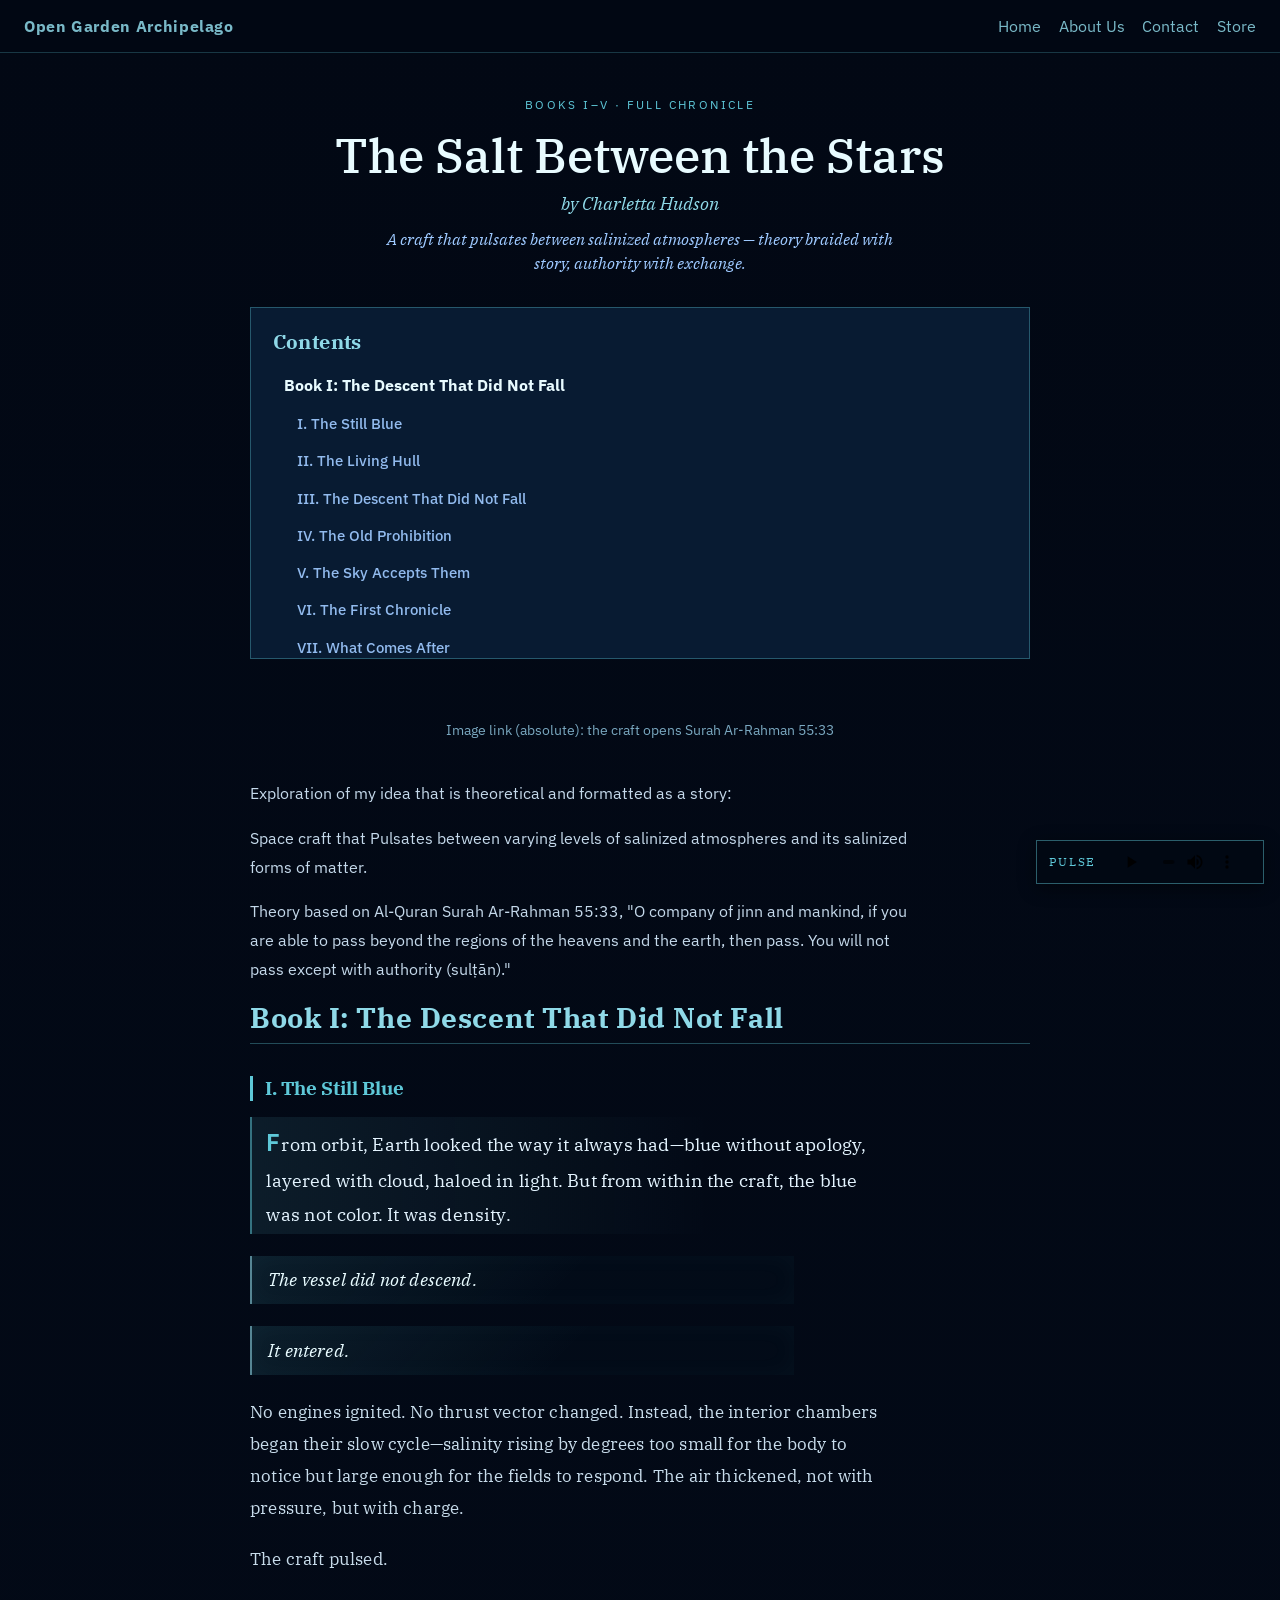
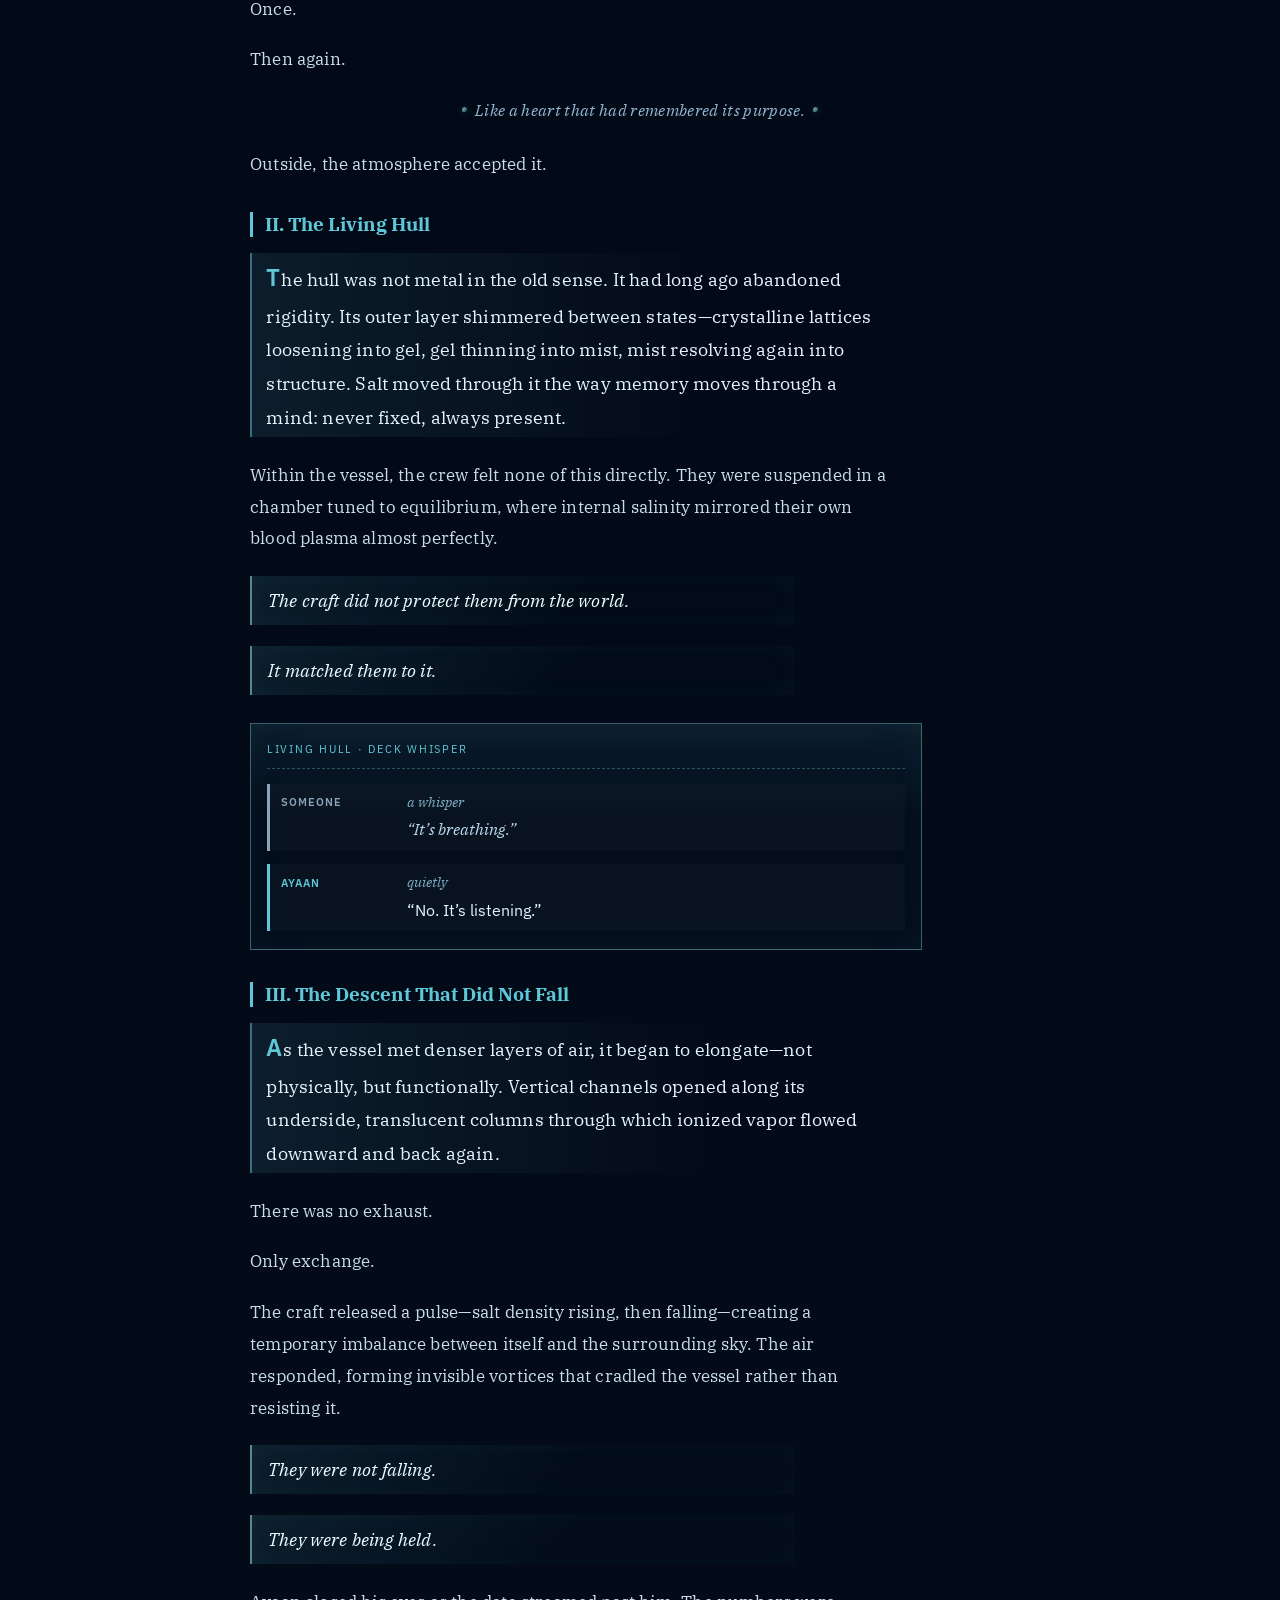
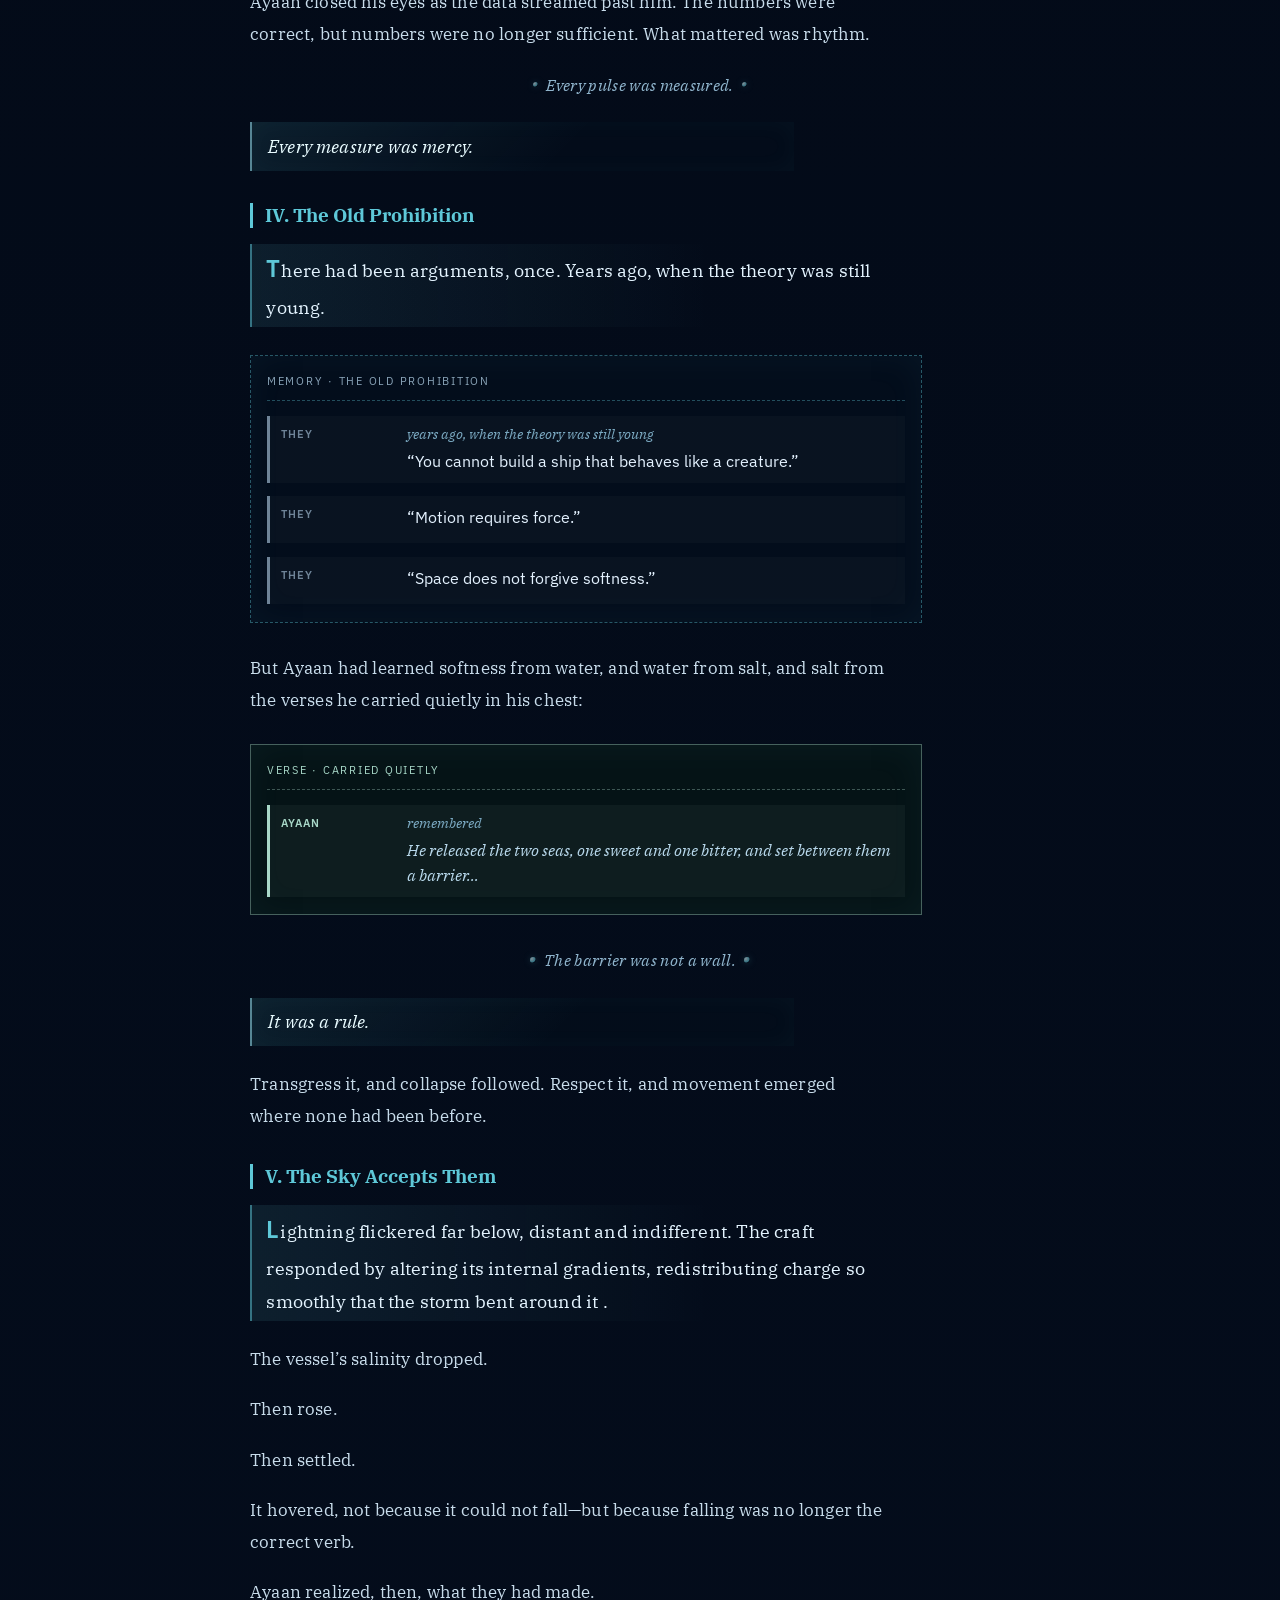
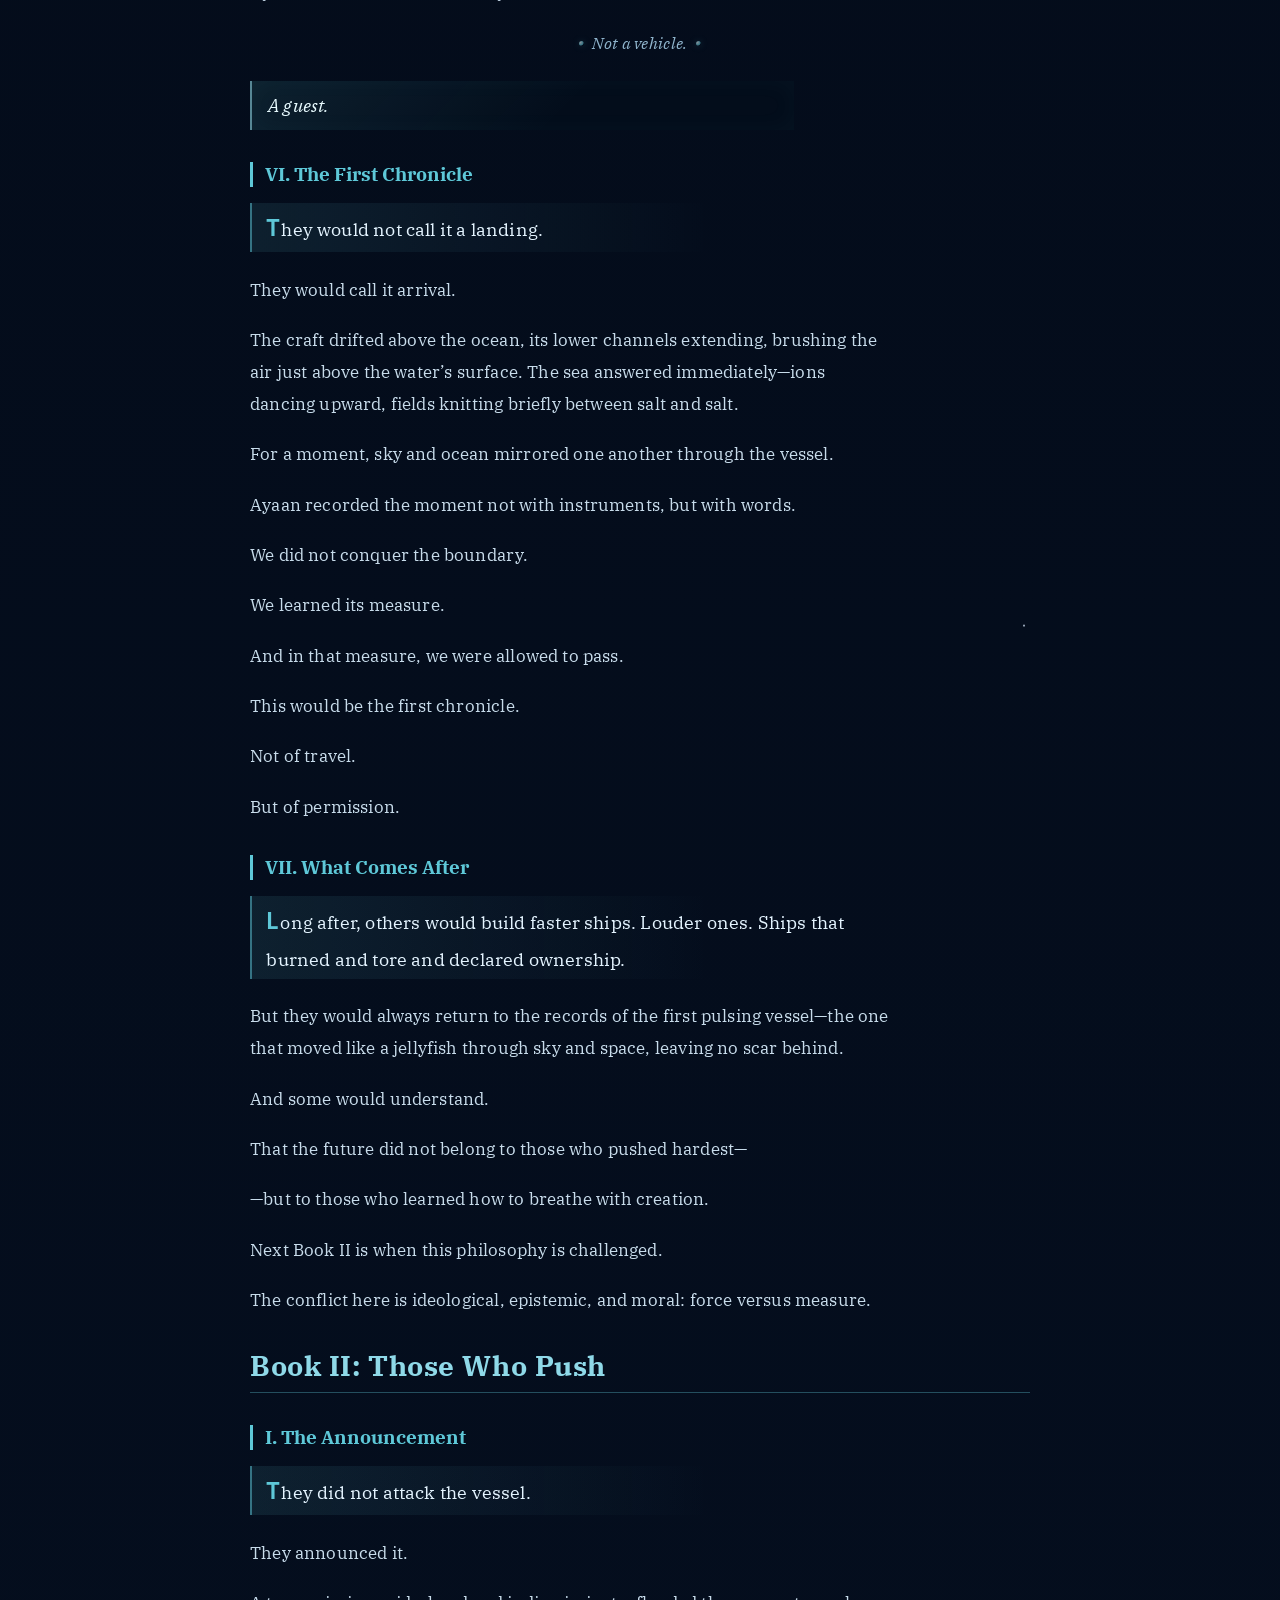
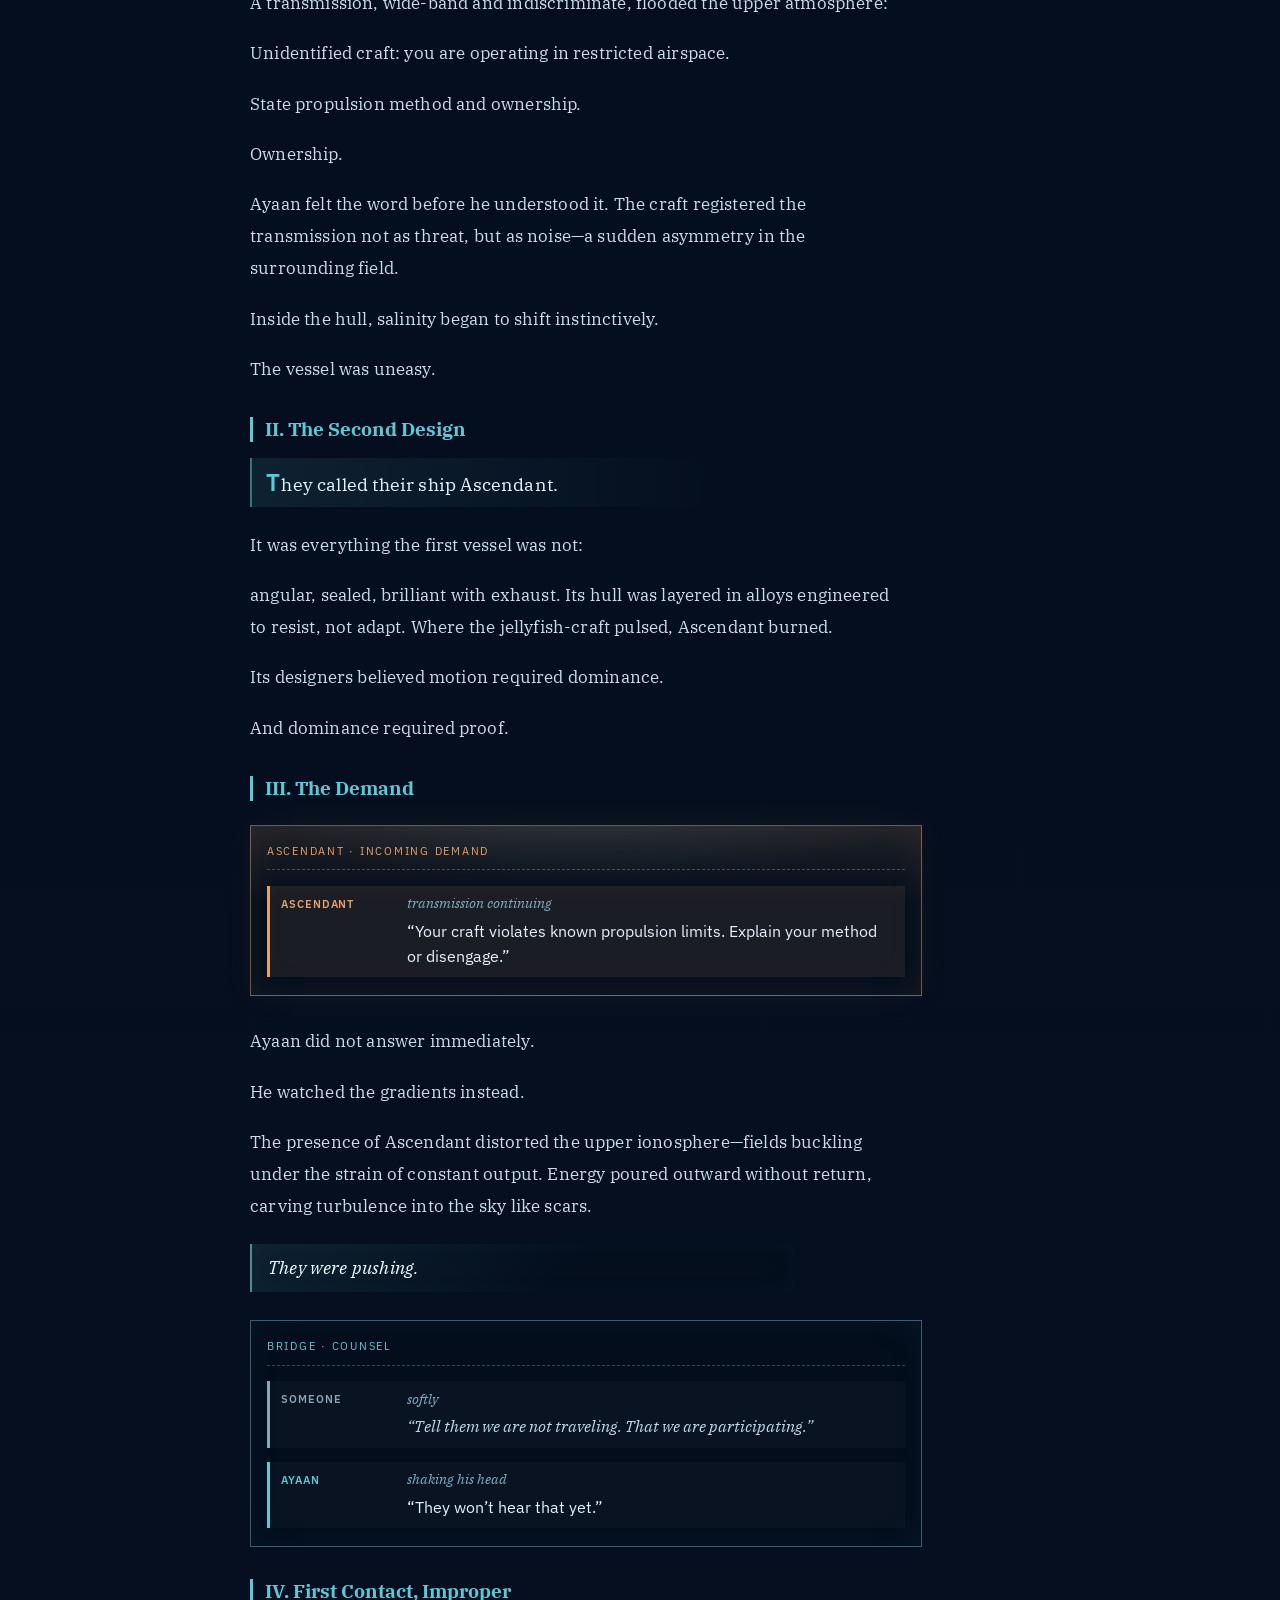
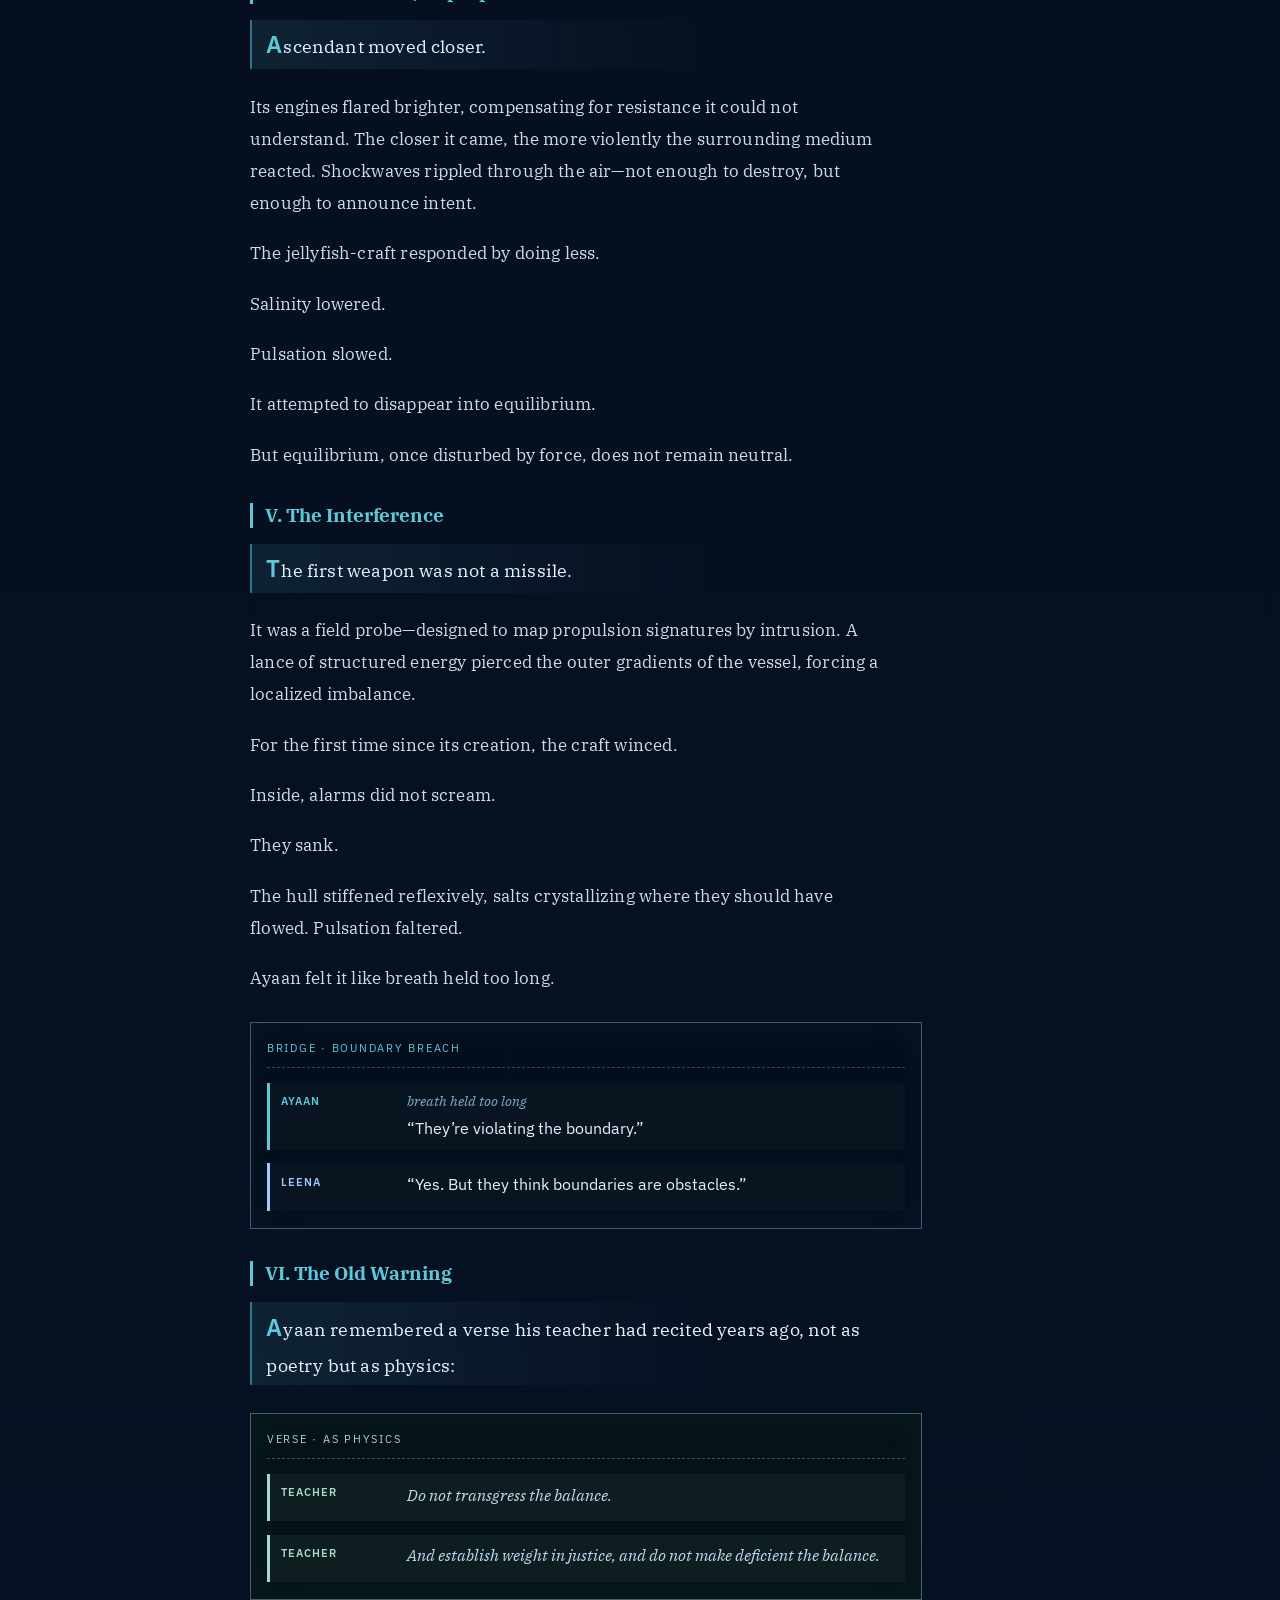
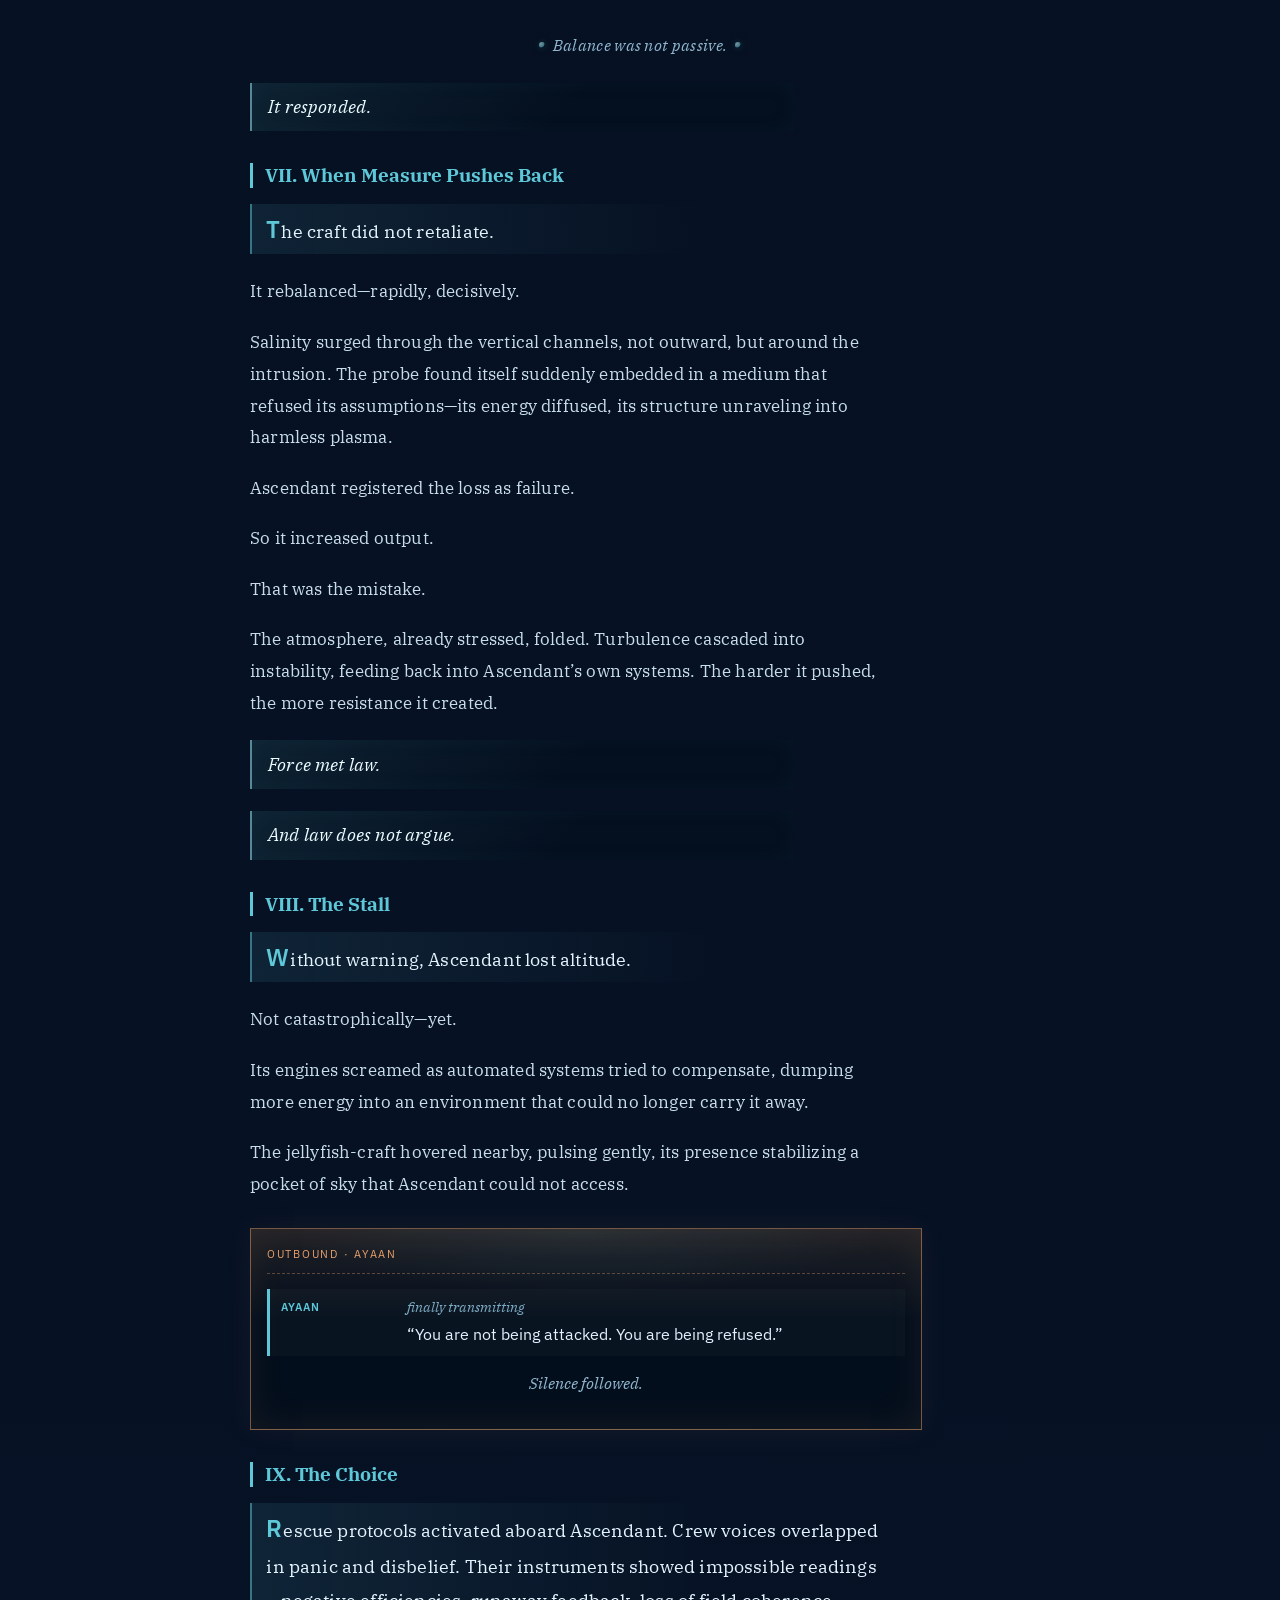
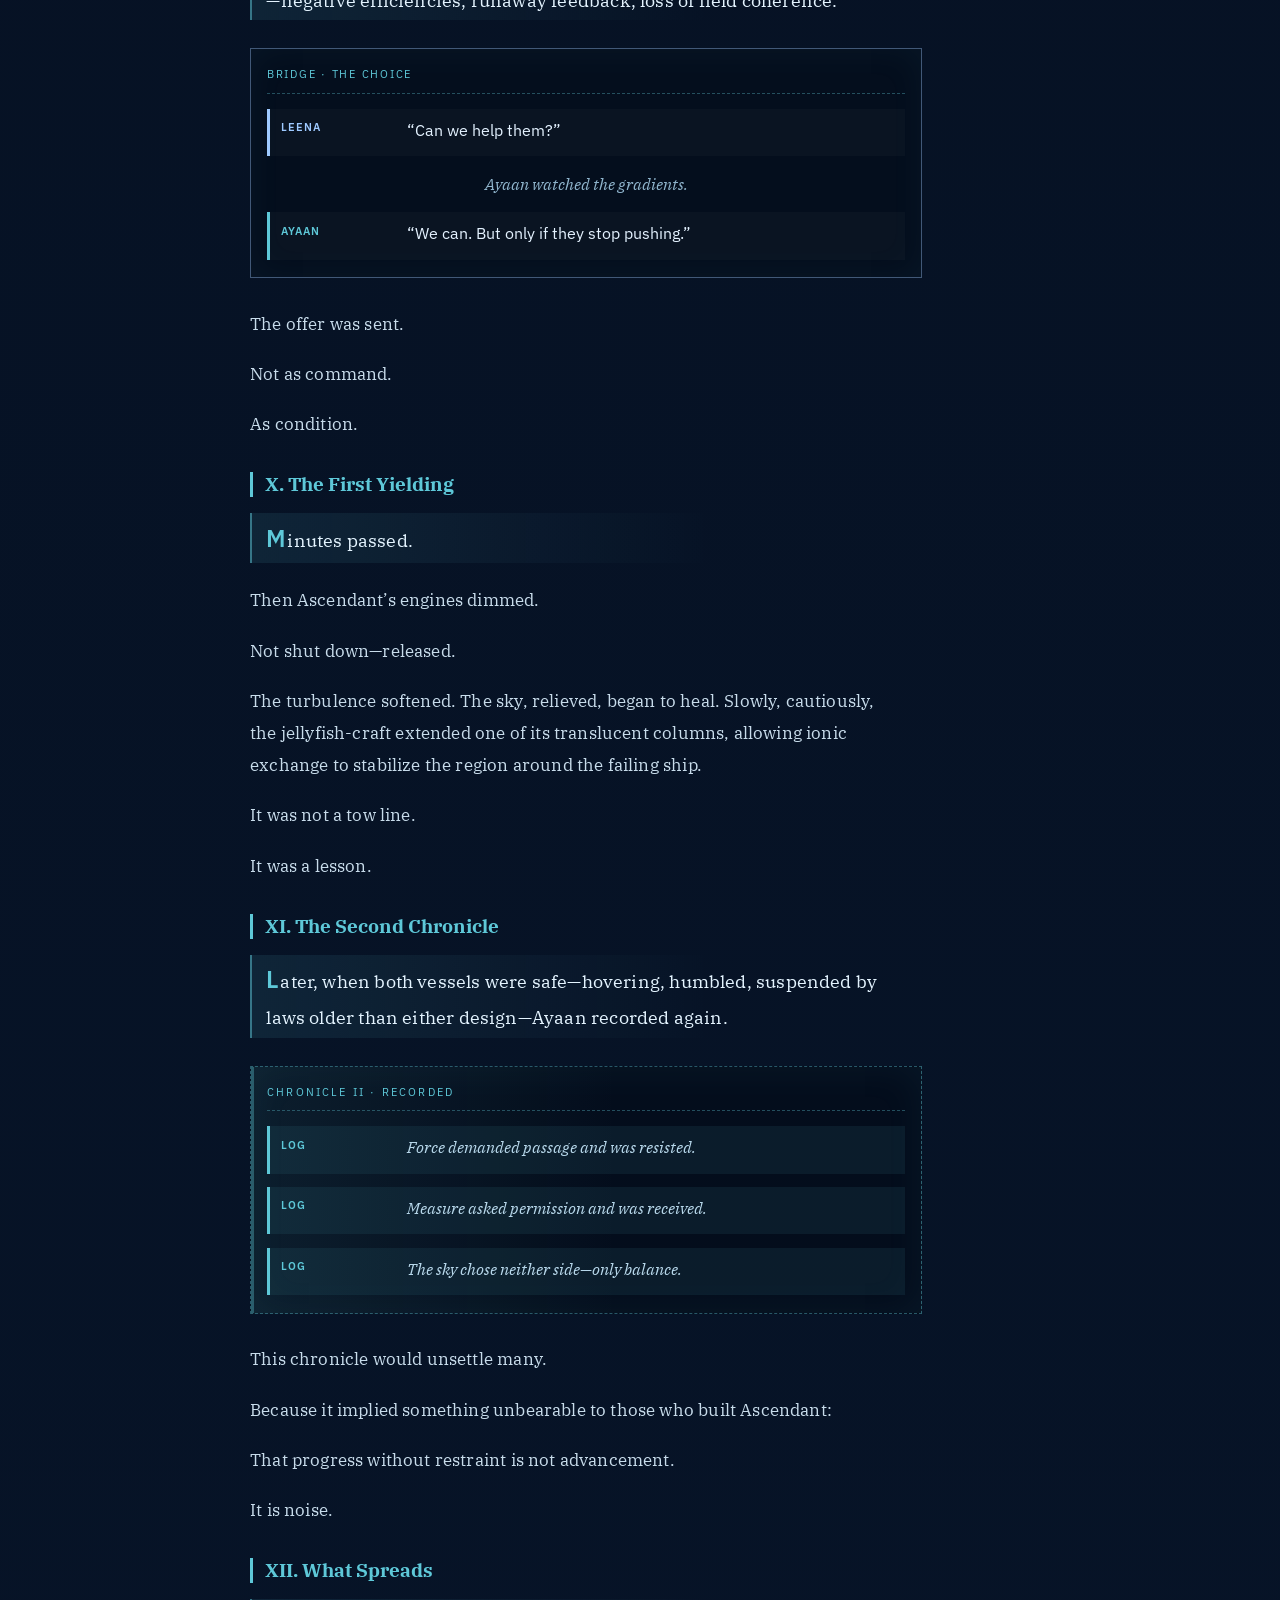
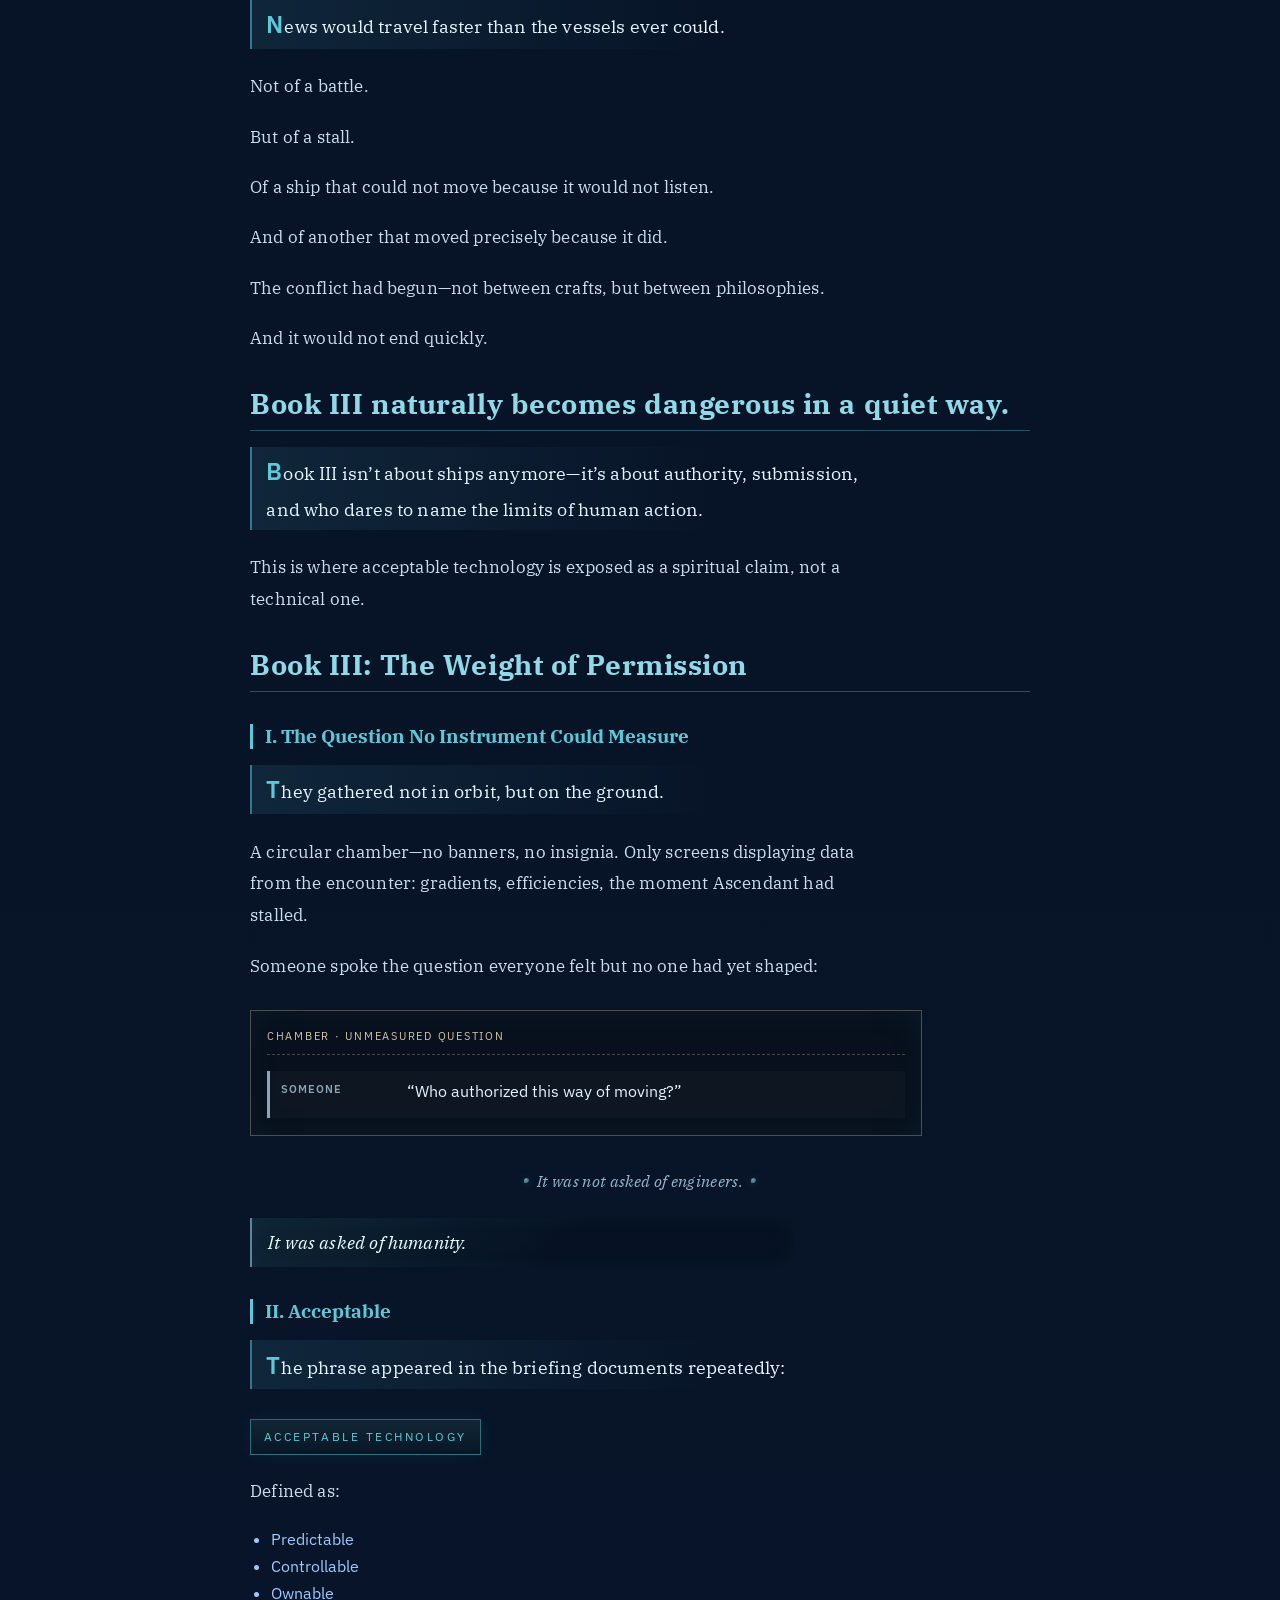
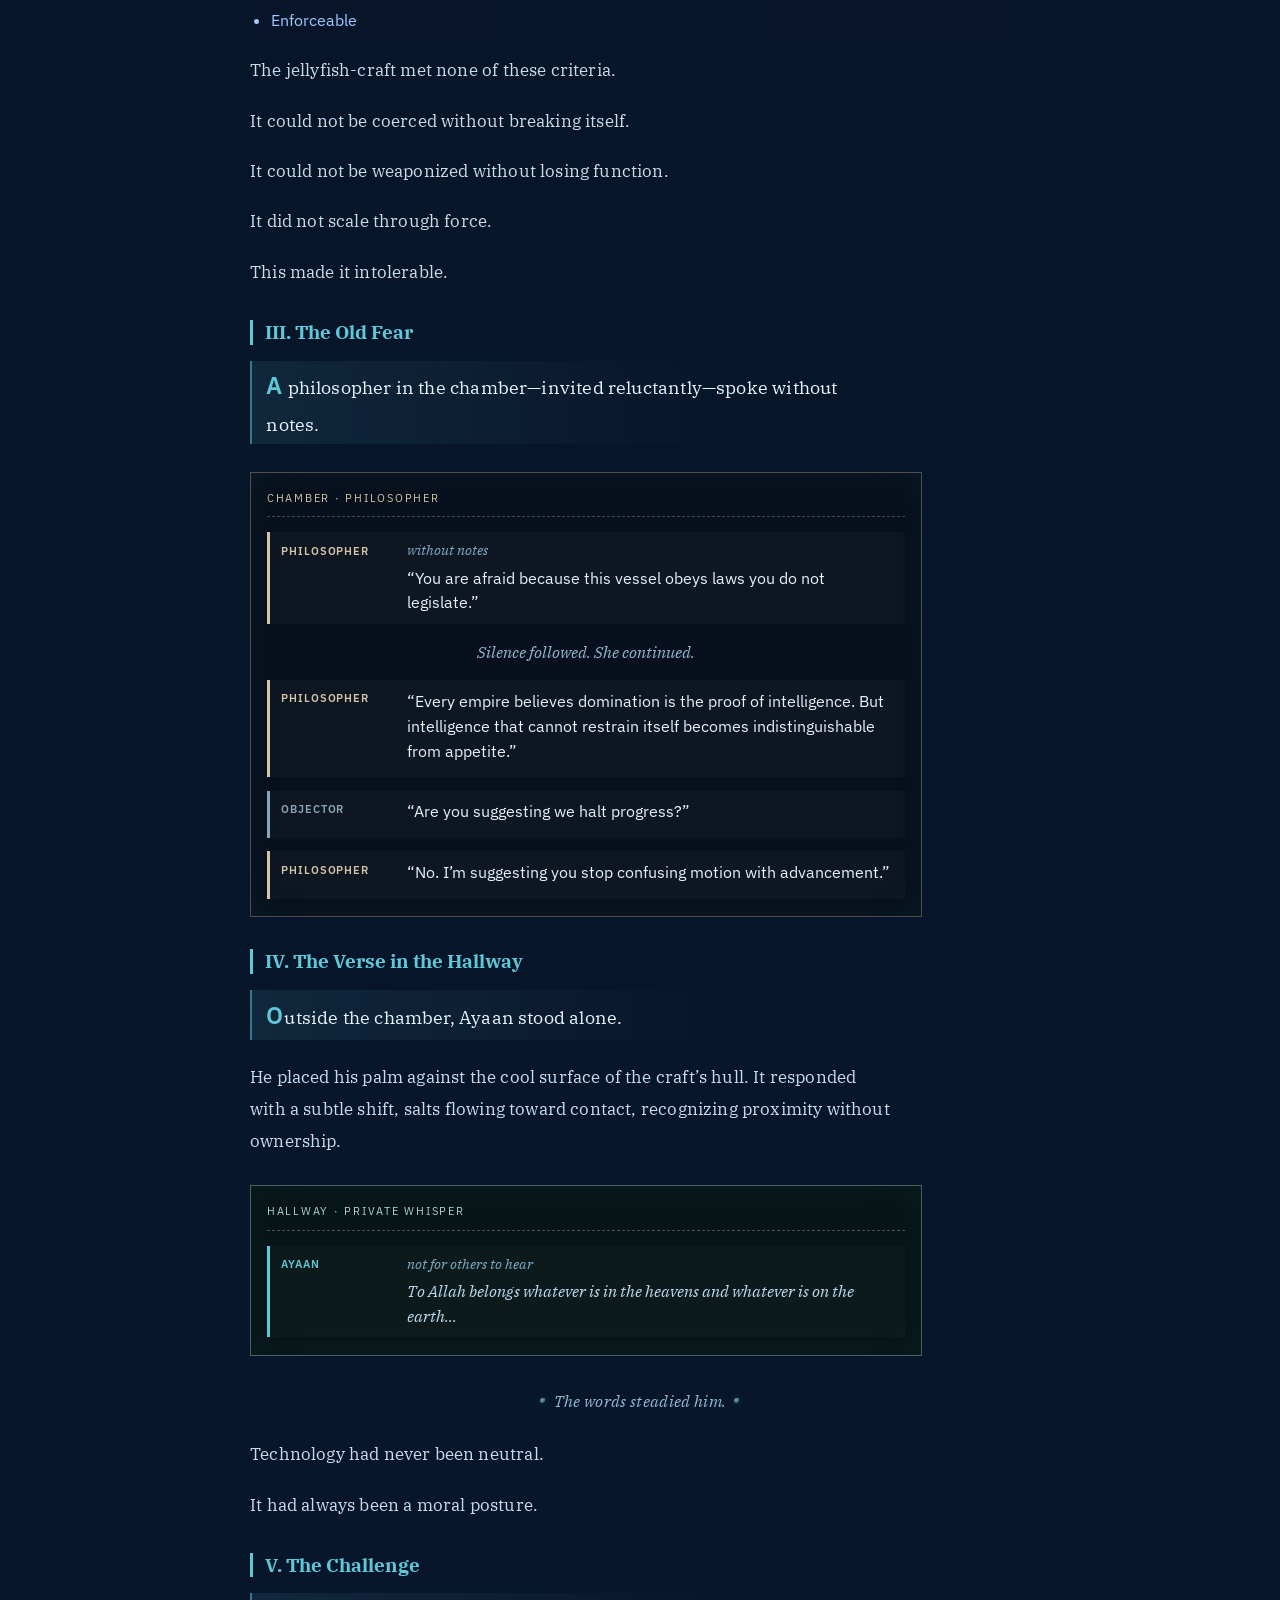
<file: salt.html>
<!DOCTYPE html>
<html lang="en">
<head>
  <meta charset="UTF-8">
  <meta name="viewport" content="width=device-width, initial-scale=1.0">
  <title>The Salt Between the Stars — Open Garden Archipelago</title>
  <meta name="author" content="Charletta Hudson">
  <link rel="stylesheet" href="css/shared.css">
  <link rel="stylesheet" href="css/salt.css">
</head>
<body>
  <a class="skip-link" href="#book">Skip to Book I</a>
    <nav class="site-nav" aria-label="Primary">
    <a class="brand" href="index.html">Open Garden Archipelago</a>
    <ul>
      <li><a href="index.html">Home</a></li>
      <li><a href="about.html">About Us</a></li>
      <li><a href="contact.html">Contact</a></li>
      <li><a href="store.html">Store</a></li>
    </ul>
  </nav>
  <main class="vessel" id="book">
    <header class="masthead">
      <p class="book">Books I–V · Full Chronicle</p>
      <h1>The Salt Between the Stars</h1>
      <p class="author">by Charletta Hudson</p>
      <p class="theory">
        A craft that pulsates between salinized atmospheres — theory braided with
        story, authority with exchange.
      </p>
    </header>

<nav class="chapter-toc" aria-label="Chapter contents">
  <h2 class="toc-title">Contents</h2>
  <ol class="toc-list">
    <li class="toc-h2"><a href="#book-i-the-descent-that-did-not-fall">Book I: The Descent That Did Not Fall</a></li>
    <li class="toc-h3"><a href="#i-the-still-blue">I. The Still Blue</a></li>
    <li class="toc-h3"><a href="#ii-the-living-hull">II. The Living Hull</a></li>
    <li class="toc-h3"><a href="#iii-the-descent-that-did-not-fall">III. The Descent That Did Not Fall</a></li>
    <li class="toc-h3"><a href="#iv-the-old-prohibition">IV. The Old Prohibition</a></li>
    <li class="toc-h3"><a href="#v-the-sky-accepts-them">V. The Sky Accepts Them</a></li>
    <li class="toc-h3"><a href="#vi-the-first-chronicle">VI. The First Chronicle</a></li>
    <li class="toc-h3"><a href="#vii-what-comes-after">VII. What Comes After</a></li>
    <li class="toc-h2"><a href="#book-ii-those-who-push">Book II: Those Who Push</a></li>
    <li class="toc-h3"><a href="#i-the-announcement">I. The Announcement</a></li>
    <li class="toc-h3"><a href="#ii-the-second-design">II. The Second Design</a></li>
    <li class="toc-h3"><a href="#iii-the-demand">III. The Demand</a></li>
    <li class="toc-h3"><a href="#iv-first-contact-improper">IV. First Contact, Improper</a></li>
    <li class="toc-h3"><a href="#v-the-interference">V. The Interference</a></li>
    <li class="toc-h3"><a href="#vi-the-old-warning">VI. The Old Warning</a></li>
    <li class="toc-h3"><a href="#vii-when-measure-pushes-back">VII. When Measure Pushes Back</a></li>
    <li class="toc-h3"><a href="#viii-the-stall">VIII. The Stall</a></li>
    <li class="toc-h3"><a href="#ix-the-choice">IX. The Choice</a></li>
    <li class="toc-h3"><a href="#x-the-first-yielding">X. The First Yielding</a></li>
    <li class="toc-h3"><a href="#xi-the-second-chronicle">XI. The Second Chronicle</a></li>
    <li class="toc-h3"><a href="#xii-what-spreads">XII. What Spreads</a></li>
    <li class="toc-h2"><a href="#book-iii-naturally-becomes-dangerous-in-a-quiet-way">Book III naturally becomes dangerous in a quiet way.</a></li>
    <li class="toc-h2"><a href="#book-iii-the-weight-of-permission">Book III: The Weight of Permission</a></li>
    <li class="toc-h3"><a href="#i-the-question-no-instrument-could-measure">I. The Question No Instrument Could Measure</a></li>
    <li class="toc-h3"><a href="#ii-acceptable">II. Acceptable</a></li>
    <li class="toc-h3"><a href="#iii-the-old-fear">III. The Old Fear</a></li>
    <li class="toc-h3"><a href="#iv-the-verse-in-the-hallway">IV. The Verse in the Hallway</a></li>
    <li class="toc-h3"><a href="#v-the-challenge">V. The Challenge</a></li>
    <li class="toc-h3"><a href="#vi-the-counter-question">VI. The Counter-Question</a></li>
    <li class="toc-h3"><a href="#vii-the-measure-reveals-the-measured">VII. The Measure Reveals the Measured</a></li>
    <li class="toc-h3"><a href="#viii-the-uncomfortable-mirror">VIII. The Uncomfortable Mirror</a></li>
    <li class="toc-h3"><a href="#ix-the-fracture">IX. The Fracture</a></li>
    <li class="toc-h3"><a href="#x-the-third-chronicle">X. The Third Chronicle</a></li>
    <li class="toc-h3"><a href="#xi-what-was-allowed-to-continue">XI. What Was Allowed to Continue</a></li>
    <li class="toc-h3"><a href="#xii-the-limit-that-frees">XII. The Limit That Frees</a></li>
    <li class="toc-h2"><a href="#book-iv-the-children-of-measure">Book IV: The Children of Measure</a></li>
    <li class="toc-h3"><a href="#i-born-after-the-stall">I. Born After the Stall</a></li>
    <li class="toc-h3"><a href="#ii-how-they-learned">II. How They Learned</a></li>
    <li class="toc-h3"><a href="#iii-the-language-shift">III. The Language Shift</a></li>
    <li class="toc-h3"><a href="#iv-instruments-that-listen">IV. Instruments That Listen</a></li>
    <li class="toc-h3"><a href="#v-the-first-refusal">V. The First Refusal</a></li>
    <li class="toc-h3"><a href="#vi-the-question-of-consent">VI. The Question of Consent</a></li>
    <li class="toc-h3"><a href="#vii-the-unseen-influence">VII. The Unseen Influence</a></li>
    <li class="toc-h3"><a href="#viii-the-inheritance-of-khilāfah">VIII. The Inheritance of Khilāfah</a></li>
    <li class="toc-h3"><a href="#ix-when-domination-looks-obsolete">IX. When Domination Looks Obsolete</a></li>
    <li class="toc-h3"><a href="#x-the-fourth-chronicle">X. The Fourth Chronicle</a></li>
    <li class="toc-h3"><a href="#xi-what-the-children-built">XI. What the Children Built</a></li>
    <li class="toc-h3"><a href="#xii-the-future-they-inherited">XII. The Future They Inherited</a></li>
    <li class="toc-h2"><a href="#book-v-the-witness-beyond-humanity">Book V: The Witness Beyond Humanity</a></li>
    <li class="toc-h3"><a href="#i-the-first-notice">I. The First Notice</a></li>
    <li class="toc-h3"><a href="#ii-what-the-witness-was-not">II. What the Witness Was Not</a></li>
    <li class="toc-h3"><a href="#iii-the-signature-of-measure">III. The Signature of Measure</a></li>
    <li class="toc-h3"><a href="#iv-a-threshold-crossed-quietly">IV. A Threshold Crossed Quietly</a></li>
    <li class="toc-h3"><a href="#v-the-children-listen">V. The Children Listen</a></li>
    <li class="toc-h3"><a href="#vi-the-old-words-reappear">VI. The Old Words Reappear</a></li>
    <li class="toc-h3"><a href="#vii-the-witness-tests-without-touching">VII. The Witness Tests Without Touching</a></li>
    <li class="toc-h3"><a href="#viii-the-fear-returnsbriefly">VIII. The Fear Returns—Briefly</a></li>
    <li class="toc-h3"><a href="#ix-the-unnamed-encounter">IX. The Unnamed Encounter</a></li>
    <li class="toc-h3"><a href="#x-the-fifth-chronicle">X. The Fifth Chronicle</a></li>
    <li class="toc-h3"><a href="#xi-what-the-witness-understood">XI. What the Witness Understood</a></li>
    <li class="toc-h3"><a href="#xii-the-horizon-changes-meaning">XII. The Horizon Changes Meaning</a></li>
    <li class="toc-h3"><a href="#xiii-the-closing-reflection">XIII. The Closing Reflection</a></li>
  </ol>
</nav>

    <figure class="craft-figure">
      <a href="https://quran.com/55/33" target="_blank" rel="noopener noreferrer" title="Open Surah Ar-Rahman 55:33">
        <img
          src="assets/images/salt-craft.svg"
          alt="Saline vessel among stars — absolute image link to Qur’an 55:33"
        >
      </a>
      <figcaption>Image link (absolute): the craft opens Surah Ar-Rahman 55:33</figcaption>
    </figure>

    <article class="story-body" id="story-text">
<p>Exploration of my idea that is theoretical and formatted as a story:</p>
<p>Space craft that Pulsates between varying levels of salinized atmospheres and its salinized forms of matter.</p>
<p>Theory based on Al-Quran Surah Ar-Rahman 55:33, "O company of jinn and mankind, if you are able to pass beyond the regions of the heavens and the earth, then pass. You will not pass except with authority (sulṭān)."</p>
<section class="story-section" id="book-i-the-descent-that-did-not-fall">
<h2 class="section-heading">Book I: The Descent That Did Not Fall</h2>
</section>
<section class="story-section" id="i-the-still-blue">
<h3 class="section-heading">I. The Still Blue</h3>
<p>From orbit, Earth looked the way it always had—blue without apology, layered with cloud, haloed in light. But from within the craft, the blue was not color. It was density.</p>
<p class="prose-beat">The vessel did not descend.</p>
<p class="prose-beat">It entered.</p>
<p>No engines ignited. No thrust vector changed. Instead, the interior chambers began their slow cycle—salinity rising by degrees too small for the body to notice but large enough for the fields to respond. The air thickened, not with pressure, but with charge.</p>
<p>The craft pulsed.</p>
<p>Once.</p>
<p>Then again.</p>
<p class="prose-soft">Like a heart that had remembered its purpose.</p>
<p>Outside, the atmosphere accepted it.</p>
</section>
<section class="story-section" id="ii-the-living-hull">
<h3 class="section-heading">II. The Living Hull</h3>
<p>The hull was not metal in the old sense. It had long ago abandoned rigidity. Its outer layer shimmered between states—crystalline lattices loosening into gel, gel thinning into mist, mist resolving again into structure. Salt moved through it the way memory moves through a mind: never fixed, always present.</p>
<p>Within the vessel, the crew felt none of this directly. They were suspended in a chamber tuned to equilibrium, where internal salinity mirrored their own blood plasma almost perfectly.</p>
<p class="prose-beat">The craft did not protect them from the world.</p>
<p class="prose-beat">It matched them to it.</p>
<div class="salt-channel salt-channel--deck" aria-label="Deck whisper">
  <p class="channel-label">Living hull · deck whisper</p>
  <div class="line someone">
    <span class="speaker">Someone</span>
    <p class="beat">a whisper</p>
    <p class="say soft">“It’s breathing.”</p>
  </div>
  <div class="line ayaan">
    <span class="speaker">Ayaan</span>
    <p class="beat">quietly</p>
    <p class="say">“No. It’s listening.”</p>
  </div>
</div>
</section>
<section class="story-section" id="iii-the-descent-that-did-not-fall">
<h3 class="section-heading">III. The Descent That Did Not Fall</h3>
<p>As the vessel met denser layers of air, it began to elongate—not physically, but functionally. Vertical channels opened along its underside, translucent columns through which ionized vapor flowed downward and back again.</p>
<p>There was no exhaust.</p>
<p>Only exchange.</p>
<p>The craft released a pulse—salt density rising, then falling—creating a temporary imbalance between itself and the surrounding sky. The air responded, forming invisible vortices that cradled the vessel rather than resisting it.</p>
<p class="prose-beat">They were not falling.</p>
<p class="prose-beat">They were being held.</p>
<p>Ayaan closed his eyes as the data streamed past him. The numbers were correct, but numbers were no longer sufficient. What mattered was rhythm.</p>
<p class="prose-soft">Every pulse was measured.</p>
<p class="prose-beat">Every measure was mercy.</p>
</section>
<section class="story-section" id="iv-the-old-prohibition">
<h3 class="section-heading">IV. The Old Prohibition</h3>
<p>There had been arguments, once. Years ago, when the theory was still young.</p>
<div class="salt-channel salt-channel--memory" aria-label="Old prohibition">
  <p class="channel-label">Memory · the old prohibition</p>
  <div class="line chorus">
    <span class="speaker">They</span>
    <p class="beat">years ago, when the theory was still young</p>
    <p class="say">“You cannot build a ship that behaves like a creature.”</p>
  </div>
  <div class="line chorus">
    <span class="speaker">They</span>
    <p class="say">“Motion requires force.”</p>
  </div>
  <div class="line chorus">
    <span class="speaker">They</span>
    <p class="say">“Space does not forgive softness.”</p>
  </div>
</div>
<p>But Ayaan had learned softness from water, and water from salt, and salt from the verses he carried quietly in his chest:</p>
<div class="salt-channel salt-channel--verse" aria-label="Verse carried quietly">
  <p class="channel-label">Verse · carried quietly</p>
  <div class="line verse">
    <span class="speaker">Ayaan</span>
    <p class="beat">remembered</p>
    <p class="say soft">He released the two seas, one sweet and one bitter, and set between them a barrier…</p>
  </div>
</div>
<p class="prose-soft">The barrier was not a wall.</p>
<p class="prose-beat">It was a rule.</p>
<p>Transgress it, and collapse followed. Respect it, and movement emerged where none had been before.</p>
</section>
<section class="story-section" id="v-the-sky-accepts-them">
<h3 class="section-heading">V. The Sky Accepts Them</h3>
<p>Lightning flickered far below, distant and indifferent. The craft responded by altering its internal gradients, redistributing charge so smoothly that the storm bent around it <!--- Removed confused - csh 11-08-26 in order to not personfity Allah's Creations--> .</p>
<p>The vessel’s salinity dropped.</p>
<p>Then rose.</p>
<p>Then settled.</p>
<p>It hovered, not because it could not fall—but because falling was no longer the correct verb.</p>
<p>Ayaan realized, then, what they had made.</p>
<p class="prose-soft">Not a vehicle.</p>
<p class="prose-beat">A guest.</p>
</section>
<section class="story-section" id="vi-the-first-chronicle">
<h3 class="section-heading">VI. The First Chronicle</h3>
<p>They would not call it a landing.</p>
<p>They would call it arrival.</p>
<p>The craft drifted above the ocean, its lower channels extending, brushing the air just above the water’s surface. The sea answered immediately—ions dancing upward, fields knitting briefly between salt and salt.</p>
<p>For a moment, sky and ocean mirrored one another through the vessel.</p>
<p>Ayaan recorded the moment not with instruments, but with words.</p>
<p>We did not conquer the boundary.</p>
<p>We learned its measure.</p>
<p>And in that measure, we were allowed to pass.</p>
<p>This would be the first chronicle.</p>
<p>Not of travel.</p>
<p>But of permission.</p>
</section>
<section class="story-section" id="vii-what-comes-after">
<h3 class="section-heading">VII. What Comes After</h3>
<p>Long after, others would build faster ships. Louder ones. Ships that burned and tore and declared ownership.</p>
<p>But they would always return to the records of the first pulsing vessel—the one that moved like a jellyfish through sky and space, leaving no scar behind.</p>
<p>And some would understand.</p>
<p>That the future did not belong to those who pushed hardest—</p>
<p>—but to those who learned how to breathe with creation.</p>
<p>Next Book II is when this philosophy is challenged.</p>
<p>The conflict here is ideological, epistemic, and moral: force versus measure.</p>
</section>
<section class="story-section" id="book-ii-those-who-push">
<h2 class="section-heading">Book II: Those Who Push</h2>
</section>
<section class="story-section" id="i-the-announcement">
<h3 class="section-heading">I. The Announcement</h3>
<p>They did not attack the vessel.</p>
<p>They announced it.</p>
<p>A transmission, wide-band and indiscriminate, flooded the upper atmosphere:</p>
<p>Unidentified craft: you are operating in restricted airspace.</p>
<p>State propulsion method and ownership.</p>
<p>Ownership.</p>
<p>Ayaan felt the word before he understood it. The craft registered the transmission not as threat, but as noise—a sudden asymmetry in the surrounding field.</p>
<p>Inside the hull, salinity began to shift instinctively.</p>
<p>The vessel was uneasy.</p>
</section>
<section class="story-section" id="ii-the-second-design">
<h3 class="section-heading">II. The Second Design</h3>
<p>They called their ship Ascendant.</p>
<p>It was everything the first vessel was not:</p>
<p>angular, sealed, brilliant with exhaust. Its hull was layered in alloys engineered to resist, not adapt. Where the jellyfish-craft pulsed, Ascendant burned.</p>
<p>Its designers believed motion required dominance.</p>
<p>And dominance required proof.</p>
</section>
<section class="story-section" id="iii-the-demand">
<h3 class="section-heading">III. The Demand</h3>
<div class="salt-channel salt-channel--transmission" aria-label="Ascendant transmission">
  <p class="channel-label">Ascendant · incoming demand</p>
  <div class="line ascendant">
    <span class="speaker">Ascendant</span>
    <p class="beat">transmission continuing</p>
    <p class="say">“Your craft violates known propulsion limits. Explain your method or disengage.”</p>
  </div>
</div>
<p>Ayaan did not answer immediately.</p>
<p>He watched the gradients instead.</p>
<p>The presence of Ascendant distorted the upper ionosphere—fields buckling under the strain of constant output. Energy poured outward without return, carving turbulence into the sky like scars.</p>
<p class="prose-beat">They were pushing.</p>
<div class="salt-channel salt-channel--bridge" aria-label="Bridge counsel">
  <p class="channel-label">Bridge · counsel</p>
  <div class="line someone">
    <span class="speaker">Someone</span>
    <p class="beat">softly</p>
    <p class="say soft">“Tell them we are not traveling. That we are participating.”</p>
  </div>
  <div class="line ayaan">
    <span class="speaker">Ayaan</span>
    <p class="beat">shaking his head</p>
    <p class="say">“They won’t hear that yet.”</p>
  </div>
</div>
</section>
<section class="story-section" id="iv-first-contact-improper">
<h3 class="section-heading">IV. First Contact, Improper</h3>
<p>Ascendant moved closer.</p>
<p>Its engines flared brighter, compensating for resistance it could not understand. The closer it came, the more violently the surrounding medium reacted. Shockwaves rippled through the air—not enough to destroy, but enough to announce intent.</p>
<p>The jellyfish-craft responded by doing less.</p>
<p>Salinity lowered.</p>
<p>Pulsation slowed.</p>
<p>It attempted to disappear into equilibrium.</p>
<p>But equilibrium, once disturbed by force, does not remain neutral.</p>
</section>
<section class="story-section" id="v-the-interference">
<h3 class="section-heading">V. The Interference</h3>
<p>The first weapon was not a missile.</p>
<p>It was a field probe—designed to map propulsion signatures by intrusion. A lance of structured energy pierced the outer gradients of the vessel, forcing a localized imbalance.</p>
<p>For the first time since its creation, the craft winced.</p>
<p>Inside, alarms did not scream.</p>
<p>They sank.</p>
<p>The hull stiffened reflexively, salts crystallizing where they should have flowed. Pulsation faltered.</p>
<p>Ayaan felt it like breath held too long.</p>
<div class="salt-channel salt-channel--bridge" aria-label="Boundary breach">
  <p class="channel-label">Bridge · boundary breach</p>
  <div class="line ayaan">
    <span class="speaker">Ayaan</span>
    <p class="beat">breath held too long</p>
    <p class="say">“They’re violating the boundary.”</p>
  </div>
  <div class="line leena">
    <span class="speaker">Leena</span>
    <p class="say">“Yes. But they think boundaries are obstacles.”</p>
  </div>
</div>
</section>
<section class="story-section" id="vi-the-old-warning">
<h3 class="section-heading">VI. The Old Warning</h3>
<p>Ayaan remembered a verse his teacher had recited years ago, not as poetry but as physics:</p>
<div class="salt-channel salt-channel--verse" aria-label="Old warning">
  <p class="channel-label">Verse · as physics</p>
  <div class="line verse">
    <span class="speaker">Teacher</span>
    <p class="say soft">Do not transgress the balance.</p>
  </div>
  <div class="line verse">
    <span class="speaker">Teacher</span>
    <p class="say soft">And establish weight in justice, and do not make deficient the balance.</p>
  </div>
</div>
<p class="prose-soft">Balance was not passive.</p>
<p class="prose-beat">It responded.</p>
</section>
<section class="story-section" id="vii-when-measure-pushes-back">
<h3 class="section-heading">VII. When Measure Pushes Back</h3>
<p>The craft did not retaliate.</p>
<p>It rebalanced—rapidly, decisively.</p>
<p>Salinity surged through the vertical channels, not outward, but around the intrusion. The probe found itself suddenly embedded in a medium that refused its assumptions—its energy diffused, its structure unraveling into harmless plasma.</p>
<p>Ascendant registered the loss as failure.</p>
<p>So it increased output.</p>
<p>That was the mistake.</p>
<p>The atmosphere, already stressed, folded. Turbulence cascaded into instability, feeding back into Ascendant’s own systems. The harder it pushed, the more resistance it created.</p>
<p class="prose-beat">Force met law.</p>
<p class="prose-beat">And law does not argue.</p>
</section>
<section class="story-section" id="viii-the-stall">
<h3 class="section-heading">VIII. The Stall</h3>
<p>Without warning, Ascendant lost altitude.</p>
<p>Not catastrophically—yet.</p>
<p>Its engines screamed as automated systems tried to compensate, dumping more energy into an environment that could no longer carry it away.</p>
<p>The jellyfish-craft hovered nearby, pulsing gently, its presence stabilizing a pocket of sky that Ascendant could not access.</p>
<div class="salt-channel salt-channel--transmission" aria-label="Ayaan outbound">
  <p class="channel-label">Outbound · Ayaan</p>
  <div class="line ayaan">
    <span class="speaker">Ayaan</span>
    <p class="beat">finally transmitting</p>
    <p class="say">“You are not being attacked. You are being refused.”</p>
  </div>
  <p class="narration">Silence followed.</p>
</div>
</section>
<section class="story-section" id="ix-the-choice">
<h3 class="section-heading">IX. The Choice</h3>
<p>Rescue protocols activated aboard Ascendant. Crew voices overlapped in panic and disbelief. Their instruments showed impossible readings—negative efficiencies, runaway feedback, loss of field coherence.</p>
<div class="salt-channel salt-channel--bridge" aria-label="The choice">
  <p class="channel-label">Bridge · the choice</p>
  <div class="line leena">
    <span class="speaker">Leena</span>
    <p class="say">“Can we help them?”</p>
  </div>
  <p class="narration">Ayaan watched the gradients.</p>
  <div class="line ayaan">
    <span class="speaker">Ayaan</span>
    <p class="say">“We can. But only if they stop pushing.”</p>
  </div>
</div>
<p>The offer was sent.</p>
<p>Not as command.</p>
<p>As condition.</p>
</section>
<section class="story-section" id="x-the-first-yielding">
<h3 class="section-heading">X. The First Yielding</h3>
<p>Minutes passed.</p>
<p>Then Ascendant’s engines dimmed.</p>
<p>Not shut down—released.</p>
<p>The turbulence softened. The sky, relieved, began to heal. Slowly, cautiously, the jellyfish-craft extended one of its translucent columns, allowing ionic exchange to stabilize the region around the failing ship.</p>
<p>It was not a tow line.</p>
<p>It was a lesson.</p>
</section>
<section class="story-section" id="xi-the-second-chronicle">
<h3 class="section-heading">XI. The Second Chronicle</h3>
<p>Later, when both vessels were safe—hovering, humbled, suspended by laws older than either design—Ayaan recorded again.</p>
<div class="salt-channel salt-channel--chronicle" aria-label="Second chronicle">
  <p class="channel-label">Chronicle II · recorded</p>
  <div class="line chronicle">
    <span class="speaker">Log</span>
    <p class="say soft">Force demanded passage and was resisted.</p>
  </div>
  <div class="line chronicle">
    <span class="speaker">Log</span>
    <p class="say soft">Measure asked permission and was received.</p>
  </div>
  <div class="line chronicle">
    <span class="speaker">Log</span>
    <p class="say soft">The sky chose neither side—only balance.</p>
  </div>
</div>
<p>This chronicle would unsettle many.</p>
<p>Because it implied something unbearable to those who built Ascendant:</p>
<p>That progress without restraint is not advancement.</p>
<p>It is noise.</p>
</section>
<section class="story-section" id="xii-what-spreads">
<h3 class="section-heading">XII. What Spreads</h3>
<p>News would travel faster than the vessels ever could.</p>
<p>Not of a battle.</p>
<p>But of a stall.</p>
<p>Of a ship that could not move because it would not listen.</p>
<p>And of another that moved precisely because it did.</p>
<p>The conflict had begun—not between crafts, but between philosophies.</p>
<p>And it would not end quickly.</p>
</section>
<section class="story-section" id="book-iii-naturally-becomes-dangerous-in-a-quiet-way">
<h2 class="section-heading">Book III naturally becomes dangerous in a quiet way.</h2>
<p>Book III isn’t about ships anymore—it’s about authority, submission, and who dares to name the limits of human action.</p>
<p>This is where acceptable technology is exposed as a spiritual claim, not a technical one.</p>
</section>
<section class="story-section" id="book-iii-the-weight-of-permission">
<h2 class="section-heading">Book III: The Weight of Permission</h2>
</section>
<section class="story-section" id="i-the-question-no-instrument-could-measure">
<h3 class="section-heading">I. The Question No Instrument Could Measure</h3>
<p>They gathered not in orbit, but on the ground.</p>
<p>A circular chamber—no banners, no insignia. Only screens displaying data from the encounter: gradients, efficiencies, the moment Ascendant had stalled.</p>
<p>Someone spoke the question everyone felt but no one had yet shaped:</p>
<div class="salt-channel salt-channel--chamber" aria-label="Chamber question">
  <p class="channel-label">Chamber · unmeasured question</p>
  <div class="line someone">
    <span class="speaker">Someone</span>
    <p class="say">“Who authorized this way of moving?”</p>
  </div>
</div>
<p class="prose-soft">It was not asked of engineers.</p>
<p class="prose-beat">It was asked of humanity.</p>
</section>
<section class="story-section" id="ii-acceptable">
<h3 class="section-heading">II. Acceptable</h3>
<p>The phrase appeared in the briefing documents repeatedly:</p>
<p class="prose-stamp">ACCEPTABLE TECHNOLOGY</p>
<p>Defined as:</p>
<ul>
<li>Predictable</li>
<li>Controllable</li>
<li>Ownable</li>
<li>Enforceable</li>
</ul>
<p>The jellyfish-craft met none of these criteria.</p>
<p>It could not be coerced without breaking itself.</p>
<p>It could not be weaponized without losing function.</p>
<p>It did not scale through force.</p>
<p>This made it intolerable.</p>
</section>
<section class="story-section" id="iii-the-old-fear">
<h3 class="section-heading">III. The Old Fear</h3>
<p>A philosopher in the chamber—invited reluctantly—spoke without notes.</p>
<div class="salt-channel salt-channel--chamber" aria-label="Philosopher address">
  <p class="channel-label">Chamber · philosopher</p>
  <div class="line philosopher">
    <span class="speaker">Philosopher</span>
    <p class="beat">without notes</p>
    <p class="say">“You are afraid because this vessel obeys laws you do not legislate.”</p>
  </div>
  <p class="narration">Silence followed. She continued.</p>
  <div class="line philosopher">
    <span class="speaker">Philosopher</span>
    <p class="say">“Every empire believes domination is the proof of intelligence. But intelligence that cannot restrain itself becomes indistinguishable from appetite.”</p>
  </div>
  <div class="line someone">
    <span class="speaker">Objector</span>
    <p class="say">“Are you suggesting we halt progress?”</p>
  </div>
  <div class="line philosopher">
    <span class="speaker">Philosopher</span>
    <p class="say">“No. I’m suggesting you stop confusing motion with advancement.”</p>
  </div>
</div>
</section>
<section class="story-section" id="iv-the-verse-in-the-hallway">
<h3 class="section-heading">IV. The Verse in the Hallway</h3>
<p>Outside the chamber, Ayaan stood alone.</p>
<p>He placed his palm against the cool surface of the craft’s hull. It responded with a subtle shift, salts flowing toward contact, recognizing proximity without ownership.</p>
<div class="salt-channel salt-channel--verse" aria-label="Hallway verse">
  <p class="channel-label">Hallway · private whisper</p>
  <div class="line ayaan">
    <span class="speaker">Ayaan</span>
    <p class="beat">not for others to hear</p>
    <p class="say soft">To Allah belongs whatever is in the heavens and whatever is on the earth…</p>
  </div>
</div>
<p class="prose-soft">The words steadied him.</p>
<p>Technology had never been neutral.</p>
<p>It had always been a moral posture.</p>
</section>
<section class="story-section" id="v-the-challenge">
<h3 class="section-heading">V. The Challenge</h3>
<p>The governing body issued its verdict.</p>
<p>The vessel would be classified as:</p>
<p>Non-compliant emergent technology</p>
<p>Its use would be restricted.</p>
<p>Its replication prohibited.</p>
<p>Its philosophy deemed unsafe.</p>
<p>Because it implied a boundary.</p>
<p>And boundaries limit power.</p>
</section>
<section class="story-section" id="vi-the-counter-question">
<h3 class="section-heading">VI. The Counter-Question</h3>
<p>Ayaan was permitted one address.</p>
<p>He did not speak of efficiency.</p>
<p>He did not speak of survival.</p>
<div class="salt-channel salt-channel--chamber" aria-label="Ayaan address">
  <p class="channel-label">Chamber · one address</p>
  <div class="line ayaan">
    <span class="speaker">Ayaan</span>
    <p class="beat">not of efficiency, not of survival</p>
    <p class="say">“By what right do we decide that domination is the baseline of acceptability?”</p>
  </div>
  <p class="narration">Murmurs. He continued.</p>
  <div class="line ayaan">
    <span class="speaker">Ayaan</span>
    <p class="say">“Our instruments failed not because the craft was superior—but because we assumed the world must yield to us.”</p>
  </div>
  <p class="narration">He paused.</p>
  <div class="line ayaan">
    <span class="speaker">Ayaan</span>
    <p class="say soft">“What if creation does not?”</p>
  </div>
</div>
</section>
<section class="story-section" id="vii-the-measure-reveals-the-measured">
<h3 class="section-heading">VII. The Measure Reveals the Measured</h3>
<p>Data analysts began noticing something unsettling.</p>
<p>Regions where the jellyfish-craft had traveled showed recovery:</p>
<ul>
<li>Lower atmospheric stress</li>
<li>Reduced particulate instability</li>
<li>Field coherence improving over time</li>
</ul>
<p>Meanwhile, corridors dominated by conventional propulsion showed accumulation of damage—subtle, but compounding.</p>
<p>Domination left residue.</p>
<p>Restraint did not.</p>
</section>
<section class="story-section" id="viii-the-uncomfortable-mirror">
<h3 class="section-heading">VIII. The Uncomfortable Mirror</h3>
<p>A theologian, older than most in the chamber, finally spoke.</p>
<div class="salt-channel salt-channel--chamber" aria-label="Theologian">
  <p class="channel-label">Chamber · theologian</p>
  <div class="line theologian">
    <span class="speaker">Theologian</span>
    <p class="say">“We have a word for this. Khilāfah.”</p>
  </div>
  <p class="narration">Some shifted uncomfortably.</p>
  <div class="line theologian">
    <span class="speaker">Theologian</span>
    <p class="say">“It does not mean ownership. It means responsibility under authority not your own.”</p>
  </div>
  <div class="line theologian">
    <span class="speaker">Theologian</span>
    <p class="beat">looking directly at the panel</p>
    <p class="say soft">“You are not being asked to approve a technology. You are being asked to acknowledge a limit.”</p>
  </div>
</div>
</section>
<section class="story-section" id="ix-the-fracture">
<h3 class="section-heading">IX. The Fracture</h3>
<p>The body split.</p>
<p>Not publicly—but internally.</p>
<p>Some argued that technology must remain subordinate to human will at all costs.</p>
<p>Others whispered a more dangerous idea:</p>
<p>That perhaps human will itself required discipline.</p>
<p>Not regulation.</p>
<p>Submission.</p>
</section>
<section class="story-section" id="x-the-third-chronicle">
<h3 class="section-heading">X. The Third Chronicle</h3>
<p>The final entry of the cycle was not broadcast.</p>
<p>It was archived quietly, labeled Non-Operational Commentary.</p>
<p>Ayaan wrote:</p>
<p>The question was never whether we could move through the heavens.</p>
<p>It was whether we would insist on dragging them behind us.</p>
<p>*Acceptable technology reveals what we worship:</p>
<p>control, or measure.*</p>
</section>
<section class="story-section" id="xi-what-was-allowed-to-continue">
<h3 class="section-heading">XI. What Was Allowed to Continue</h3>
<p>Officially, the jellyfish-craft was grounded.</p>
<p>Unofficially, it was studied by those willing to listen rather than dissect.</p>
<p>Its philosophy spread—not through schematics, but through attitude.</p>
<p>Young engineers began asking different questions.</p>
<p>Students began designing systems that adapted rather than extracted.</p>
<p>Some refused certain projects—not out of fear, but clarity.</p>
<p>The chronicle had done its work.</p>
</section>
<section class="story-section" id="xii-the-limit-that-frees">
<h3 class="section-heading">XII. The Limit That Frees</h3>
<p>In the final scene, Ayaan stands beneath a night sky untouched by engines.</p>
<p>He looks up—not as a conqueror.</p>
<p>But as a servant entrusted with care.</p>
<p>And for the first time, humanity does not ask:</p>
<p>How far can we go?</p>
<p>But:</p>
<p>How should we move?</p>
<p>This is where the chronicle stops arguing and starts becoming.</p>
<p>Just a generation that never accepted domination as default—and therefore changes everything without announcing it.</p>
</section>
<section class="story-section" id="book-iv-the-children-of-measure">
<h2 class="section-heading">Book IV: The Children of Measure</h2>
</section>
<section class="story-section" id="i-born-after-the-stall">
<h3 class="section-heading">I. Born After the Stall</h3>
<p>They were born into a sky already changed.</p>
<p>Not visibly—no one could point to a color shift or a missing star. But the air carried less strain. The old propulsion corridors had thinned. The storms that once tore unpredictably across the upper layers now formed with discernible rhythm.</p>
<p>No one taught the children this history as triumph.</p>
<p>It was taught as context.</p>
</section>
<section class="story-section" id="ii-how-they-learned">
<h3 class="section-heading">II. How They Learned</h3>
<p>In their schools, motion was taught before force.</p>
<p>Children placed their hands in saltwater trays, watching electrodes shift charge without sparks. They learned that energy could circulate without escaping, that work did not require violence.</p>
<p>Their first equations were not about maximum output.</p>
<p>They were about thresholds.</p>
<div class="salt-channel salt-channel--children" aria-label="School thresholds">
  <p class="channel-label">School · thresholds</p>
  <div class="line children">
    <span class="speaker">Children</span>
    <p class="say">“What breaks if you exceed this?”</p>
  </div>
  <div class="line children">
    <span class="speaker">Children</span>
    <p class="say soft">“What heals if you don’t?”</p>
  </div>
</div>
<p>These were considered technical questions.</p>
</section>
<section class="story-section" id="iii-the-language-shift">
<h3 class="section-heading">III. The Language Shift</h3>
<p>Words changed.</p>
<div class="salt-channel salt-channel--chronicle" aria-label="Language shift">
  <p class="channel-label">Language · redefined</p>
  <div class="line chronicle">
    <span class="speaker">Word</span>
    <p class="say"><span class="term">Efficiency</span> came to mean appropriateness.</p>
  </div>
  <div class="line chronicle">
    <span class="speaker">Word</span>
    <p class="say"><span class="term">Power</span> meant stability over time.</p>
  </div>
  <div class="line chronicle">
    <span class="speaker">Word</span>
    <p class="say"><span class="term">Success</span> meant leaving nothing worse behind.</p>
  </div>
</div>
<p>The older generation found this infuriating.</p>
<p>The younger one found it obvious.</p>
</section>
<section class="story-section" id="iv-instruments-that-listen">
<h3 class="section-heading">IV. Instruments That Listen</h3>
<p>The children built tools that did not command systems, but queried them.</p>
<p>Sensors preceded actuators.</p>
<p>Observation preceded intervention.</p>
<p>A device that could not explain its effect on the surrounding field was considered incomplete.</p>
<p>Dangerous, even.</p>
<p>They inherited the jellyfish-craft not as a relic, but as a grammar.</p>
</section>
<section class="story-section" id="v-the-first-refusal">
<h3 class="section-heading">V. The First Refusal</h3>
<p>The moment that defined them came quietly.</p>
<p>A resource consortium proposed a new extraction platform—technically elegant, economically irresistible. It would dominate a region of near-space already stressed by legacy traffic.</p>
<p>The proposal met every regulatory requirement.</p>
<p>Except one.</p>
<p>A group of young analysts issued a refusal.</p>
<p>Their report was brief.</p>
<div class="salt-channel salt-channel--children" aria-label="Refusal report">
  <p class="channel-label">Report · brief refusal</p>
  <div class="line children">
    <span class="speaker">Analysts</span>
    <p class="say">“The system functions.”</p>
  </div>
  <div class="line children">
    <span class="speaker">Analysts</span>
    <p class="say soft">“The environment does not consent.”</p>
  </div>
</div>
<p>There was no precedent for this language.</p>
</section>
<section class="story-section" id="vi-the-question-of-consent">
<h3 class="section-heading">VI. The Question of Consent</h3>
<div class="salt-channel salt-channel--chamber" aria-label="Consent debate">
  <p class="channel-label">Board · consent debate</p>
  <div class="line board">
    <span class="speaker">Board</span>
    <p class="beat">arguing</p>
    <p class="say">“Environments don’t consent. They are used.”</p>
  </div>
  <p class="narration">The children replied—not angrily, not rhetorically:</p>
  <div class="line children">
    <span class="speaker">Children</span>
    <p class="say soft">“Then you are measuring success too narrowly.”</p>
  </div>
</div>
<p>They presented data:</p>
<ul>
<li>Long-term instability curves</li>
<li>Cumulative field fatigue</li>
<li>Irreversible gradients</li>
</ul>
<p>Domination worked.</p>
<p>Until it didn’t.</p>
</section>
<section class="story-section" id="vii-the-unseen-influence">
<h3 class="section-heading">VII. The Unseen Influence</h3>
<p>No manifesto circulated.</p>
<p>No movement named itself.</p>
<p>But designs began to shift.</p>
<p>Vehicles pulsed.</p>
<p>Buildings breathed.</p>
<p>Networks throttled themselves.</p>
<p>The children favored systems that could stop without failing.</p>
<p>That terrified investors.</p>
</section>
<section class="story-section" id="viii-the-inheritance-of-khilāfah">
<h3 class="section-heading">VIII. The Inheritance of Khilāfah</h3>
<p>One evening, Ayaan—now old—sat with a group of students beneath an open sky.</p>
<p>They asked him if they were right.</p>
<p>He answered with a verse, as he always had:</p>
<div class="salt-channel salt-channel--verse" aria-label="Inheritance">
  <p class="channel-label">Open sky · inheritance</p>
  <div class="line verse">
    <span class="speaker">Ayaan</span>
    <p class="beat">answering with a verse</p>
    <p class="say soft">He made you successors upon the earth to test you in what He has given you.</p>
  </div>
  <div class="line ayaan">
    <span class="speaker">Ayaan</span>
    <p class="beat">softly</p>
    <p class="say">“Vicegerency is not permission. It is examination.”</p>
  </div>
</div>
<p>They nodded.</p>
<p>They already knew.</p>
</section>
<section class="story-section" id="ix-when-domination-looks-obsolete">
<h3 class="section-heading">IX. When Domination Looks Obsolete</h3>
<p>The old powers did not collapse.</p>
<p>They simply aged.</p>
<p>Their technologies grew brittle—high-output, low-forgiveness systems failing catastrophically under stresses the children’s designs absorbed without notice.</p>
<p>Insurance markets shifted.</p>
<p>Liability models changed.</p>
<p>Domination became expensive.</p>
<p>Measure endured.</p>
</section>
<section class="story-section" id="x-the-fourth-chronicle">
<h3 class="section-heading">X. The Fourth Chronicle</h3>
<p>A student wrote the next entry, unsigned.</p>
<p>We did not overthrow anything.</p>
<p>We outlasted it.</p>
<p>*Domination demands constant assertion.</p>
<p>Measure persists by alignment.*</p>
<p>The chronicle was added quietly to the archive.</p>
</section>
<section class="story-section" id="xi-what-the-children-built">
<h3 class="section-heading">XI. What the Children Built</h3>
<p>They did not build monuments.</p>
<p>They built corridors of trust:</p>
<ul>
<li>Travel lanes that healed as they were used</li>
<li>Power systems that decayed gracefully</li>
<li>Habitats that adapted to occupants rather than enforcing them</li>
</ul>
<p>Their greatest invention was not a craft.</p>
<p>It was restraint made practical.</p>
</section>
<section class="story-section" id="xii-the-future-they-inherited">
<h3 class="section-heading">XII. The Future They Inherited</h3>
<p>Looking up, the children did not see a frontier.</p>
<p>They saw a relationship.</p>
<p>Space was no longer something to conquer.</p>
<p>It was something to move within—carefully, attentively, with permission renewed at every pulse.</p>
<p>And for the first time, humanity’s technology resembled its best prayers:</p>
<p>Measured.</p>
<p>Humble.</p>
<p>Alive.</p>
<p>No invasion. No greeting. Just recognition.</p>
</section>


    <table class="salinity-table" id="pulse-table">
      <caption>Pulse cycle — relative atmosphere match</caption>
      <thead>
        <tr>
          <th>Phase</th>
          <th>Salinity trend</th>
          <th>Hull state</th>
          <th>Crew sensation</th>
        </tr>
      </thead>
      <tbody>
        <tr>
          <td>Entry</td>
          <td>Rising</td>
          <td>Lattice → gel</td>
          <td>Equilibrium</td>
        </tr>
        <tr>
          <td>Pulse</td>
          <td>Peak / fall</td>
          <td>Mist exchange</td>
          <td>Held, not pressed</td>
        </tr>
        <tr>
          <td>Settle</td>
          <td>Matched</td>
          <td>Structure returns</td>
          <td>Listening quiet</td>
        </tr>
      </tbody>
    </table>

    <aside class="glossary" id="glossary">
      <h2 class="section-heading">Description list — shipboard terms</h2>
      <dl>
        <dt>Sulṭān</dt>
        <dd>Authority required to pass beyond the regions of the heavens and the earth (cf. 55:33).</dd>
        <dt>Living hull</dt>
        <dd>Outer layer that cycles between crystal, gel, and mist.</dd>
        <dt>Pulse</dt>
        <dd>Intentional salinity imbalance that invites the sky to cradle the craft.</dd>
        <dt>Khilāfah</dt>
        <dd>Responsibility under authority not your own — stewardship, not ownership.</dd>
      </dl>
    </aside>

    <p class="verse-ref">
      Absolute verse link:
      <a href="https://quran.com/55/33" target="_blank" rel="noopener noreferrer">quran.com/55/33</a>
      · Relative:
      <a href="store.html">← Store</a> ·
      <a href="veilbreaker.html">Veilbreaker →</a>
      · Email:
      <a href="mailto:zarah.sharda@gmail.com">zarah.sharda@gmail.com</a>
    </p>
  </main>

  <footer class="site-footer">
    <p>Stories by Charletta Hudson</p>
    <p><a href="index.html">← Return to Open Garden Archipelago</a></p>
  </footer>

  <div class="salt-audio-dock" title="Ambient signal — play or pause">
    <span class="salt-audio-label">Pulse</span>
    <audio controls loop preload="auto" autoplay>
      <source src="assets/audio/salt-ambient.mp3" type="audio/mpeg">
      Your browser does not support the audio element.
    </audio>
  </div>
</body>
</html>
</file>
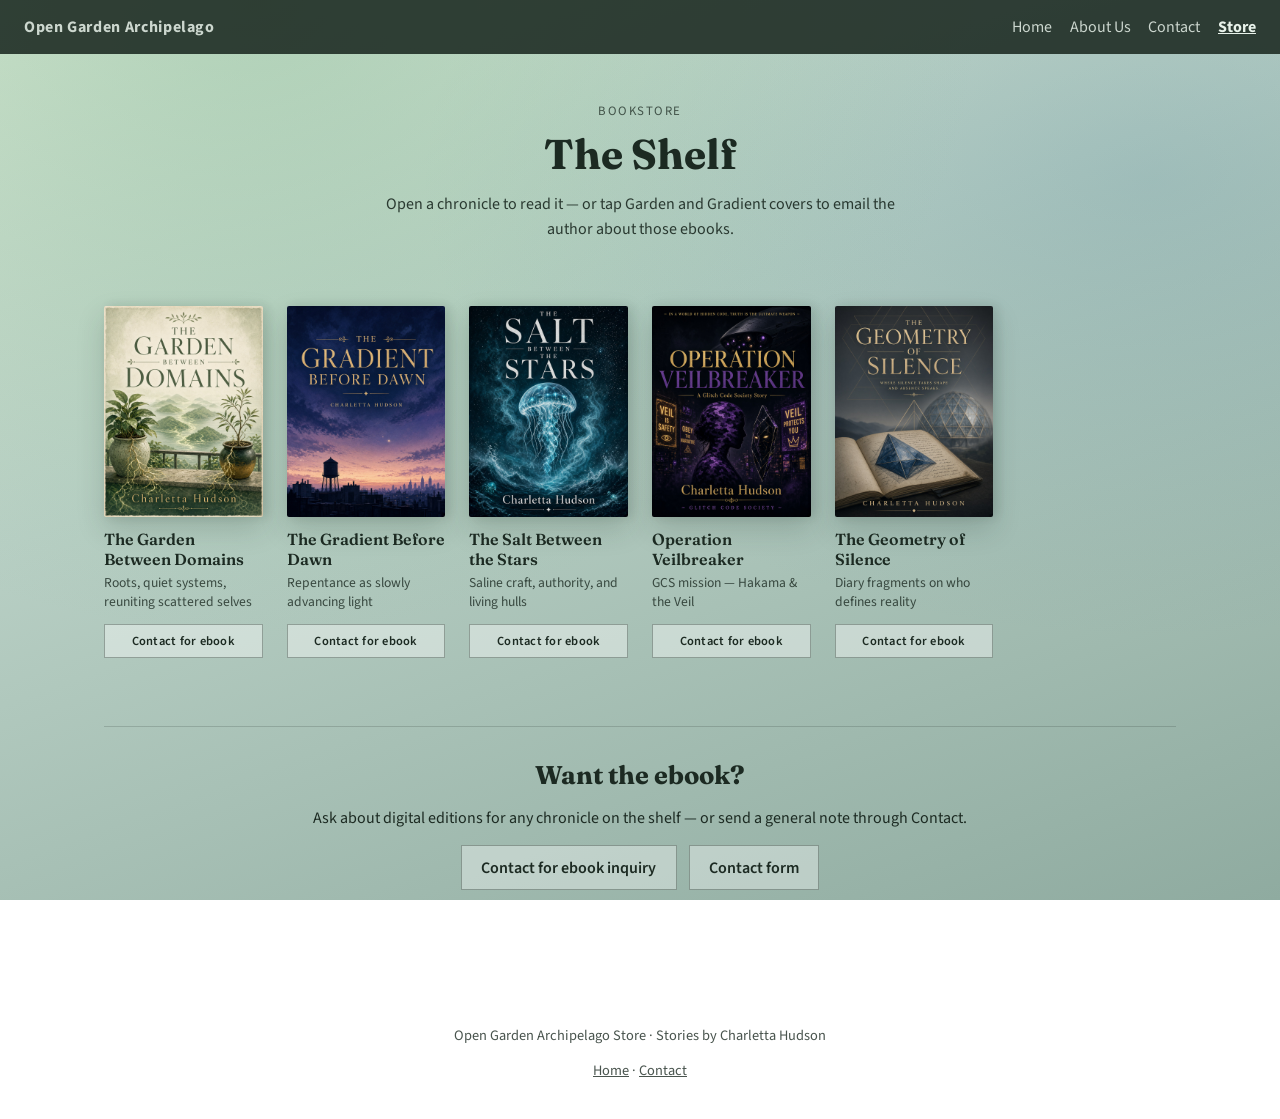
<file: store.html>
<!DOCTYPE html>
<html lang="en">
<head>
  <meta charset="UTF-8">
  <meta name="viewport" content="width=device-width, initial-scale=1.0">
  <title>Store — Open Garden Archipelago</title>
  <meta name="author" content="Charletta Hudson">
  <link rel="stylesheet" href="css/shared.css">
  <link rel="stylesheet" href="css/home.css">
</head>
<body>
  <a class="skip-link" href="#shelf">Skip to shelf</a>

  <nav class="site-nav" aria-label="Primary">
    <a class="brand" href="index.html">Open Garden Archipelago</a>
    <ul>
      <li><a href="index.html">Home</a></li>
      <li><a href="about.html">About Us</a></li>
      <li><a href="contact.html">Contact</a></li>
      <li><a class="current" href="store.html">Store</a></li>
    </ul>
  </nav>

  <main id="main">
    <header class="page-banner">
      <p class="page-kicker">Bookstore</p>
      <h1>The Shelf</h1>
      <p class="page-lede">
        Open a chronicle to read it — or tap Garden and Gradient covers to email
        the author about those ebooks.
      </p>
    </header>

    <section class="section shelf-section" id="shelf">
      <ul class="book-shelf">
        <li class="shelf-item">
          <a
            class="book-card"
            href="mailto:zarah.sharda@gmail.com?subject=Ebook%20inquiry%3A%20The%20Garden%20Between%20Domains"
          >
            <img
              class="book-cover"
              src="assets/images/covers/cover-garden.jpg"
              alt="Cover: The Garden Between Domains by Charletta Hudson"
              width="400"
              height="533"
            >
            <span class="book-meta">
              <span class="book-title">The Garden Between Domains</span>
              <span class="book-blurb">Roots, quiet systems, reuniting scattered selves</span>
            </span>
          </a>
          <div class="book-cta">
            <a
              class="book-cta-btn"
              href="mailto:zarah.sharda@gmail.com?subject=Ebook%20inquiry%3A%20The%20Garden%20Between%20Domains"
            >Contact for ebook</a>
          </div>
        </li>
        <li class="shelf-item">
          <a
            class="book-card"
            href="mailto:zarah.sharda@gmail.com?subject=Ebook%20inquiry%3A%20The%20Gradient%20Before%20Dawn"
          >
            <img
              class="book-cover"
              src="assets/images/covers/cover-gradient.jpg"
              alt="Cover: The Gradient Before Dawn by Charletta Hudson"
              width="400"
              height="533"
            >
            <span class="book-meta">
              <span class="book-title">The Gradient Before Dawn</span>
              <span class="book-blurb">Repentance as slowly advancing light</span>
            </span>
          </a>
          <div class="book-cta">
            <a
              class="book-cta-btn"
              href="mailto:zarah.sharda@gmail.com?subject=Ebook%20inquiry%3A%20The%20Gradient%20Before%20Dawn"
            >Contact for ebook</a>
          </div>
        </li>
        <li class="shelf-item">
          <a class="book-card" href="salt.html">
            <img
              class="book-cover"
              src="assets/images/covers/cover-salt.jpg"
              alt="Cover: The Salt Between the Stars by Charletta Hudson"
              width="400"
              height="533"
            >
            <span class="book-meta">
              <span class="book-title">The Salt Between the Stars</span>
              <span class="book-blurb">Saline craft, authority, and living hulls</span>
            </span>
          </a>
          <div class="book-cta">
            <a
              class="book-cta-btn"
              href="mailto:zarah.sharda@gmail.com?subject=Ebook%20inquiry%3A%20The%20Salt%20Between%20the%20Stars"
            >Contact for ebook</a>
          </div>
        </li>
        <li class="shelf-item">
          <a class="book-card" href="veilbreaker.html">
            <img
              class="book-cover"
              src="assets/images/covers/cover-veilbreaker.jpg"
              alt="Cover: Operation Veilbreaker by Charletta Hudson"
              width="400"
              height="533"
            >
            <span class="book-meta">
              <span class="book-title">Operation Veilbreaker</span>
              <span class="book-blurb">GCS mission — Hakama &amp; the Veil</span>
            </span>
          </a>
          <div class="book-cta">
            <a
              class="book-cta-btn"
              href="mailto:zarah.sharda@gmail.com?subject=Ebook%20inquiry%3A%20Operation%20Veilbreaker"
            >Contact for ebook</a>
          </div>
        </li>
        <li class="shelf-item">
          <a class="book-card" href="geometry.html">
            <img
              class="book-cover"
              src="assets/images/covers/cover-geometry.jpg"
              alt="Cover: The Geometry of Silence by Charletta Hudson"
              width="400"
              height="533"
            >
            <span class="book-meta">
              <span class="book-title">The Geometry of Silence</span>
              <span class="book-blurb">Diary fragments on who defines reality</span>
            </span>
          </a>
          <div class="book-cta">
            <a
              class="book-cta-btn"
              href="mailto:zarah.sharda@gmail.com?subject=Ebook%20inquiry%3A%20The%20Geometry%20of%20Silence"
            >Contact for ebook</a>
          </div>
        </li>
      </ul>

      <aside class="shelf-inquiry" aria-label="Ebook inquiries">
        <h2>Want the ebook?</h2>
        <p class="support">
          Ask about digital editions for any chronicle on the shelf —
          or send a general note through Contact.
        </p>
        <div class="cta-row home-inline-cta shelf-inquiry-cta">
          <a href="mailto:zarah.sharda@gmail.com?subject=Ebook%20inquiry%20%E2%80%94%20Open%20Garden%20Archipelago">
            Contact for ebook inquiry
          </a>
          <a href="contact.html">Contact form</a>
        </div>
      </aside>
    </section>
  </main>

  <footer class="site-footer">
    <p>Open Garden Archipelago Store · Stories by Charletta Hudson</p>
    <p><a href="index.html">Home</a> · <a href="contact.html">Contact</a></p>
  </footer>
</body>
</html>
</file>
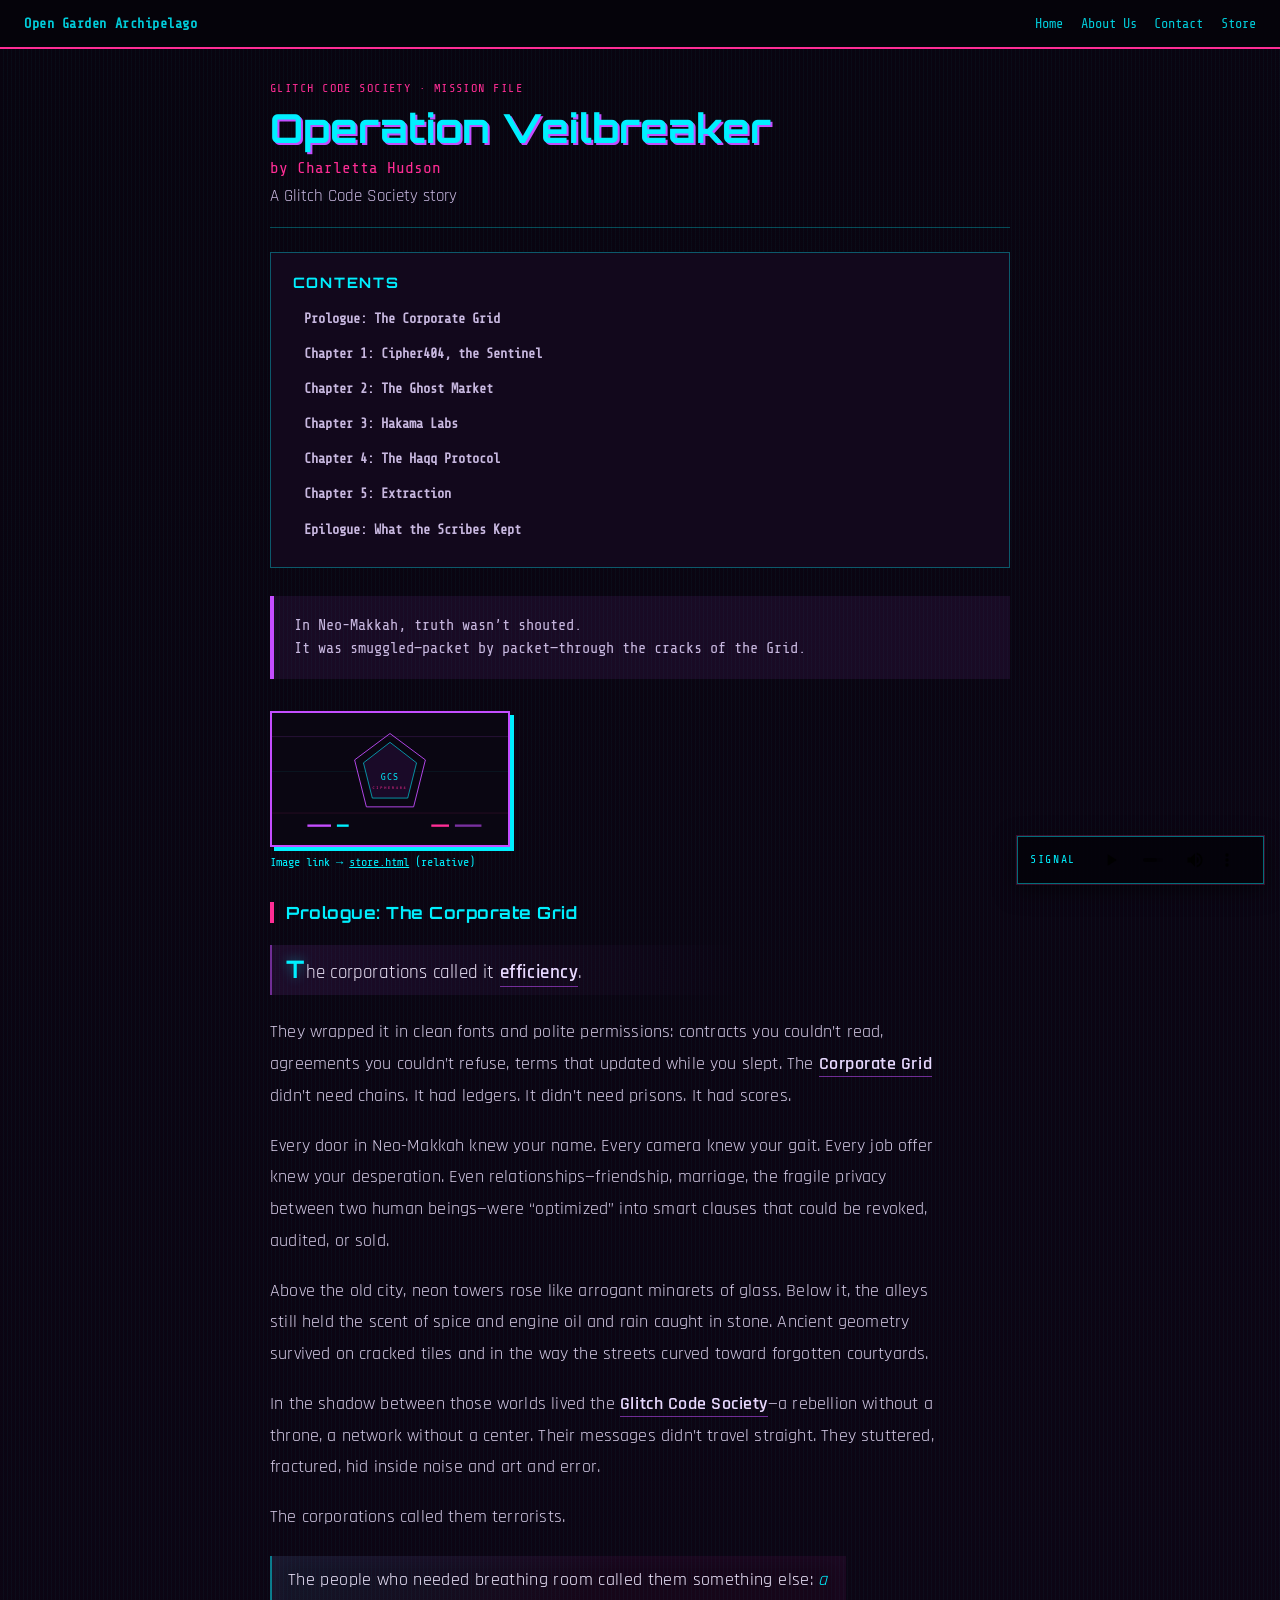
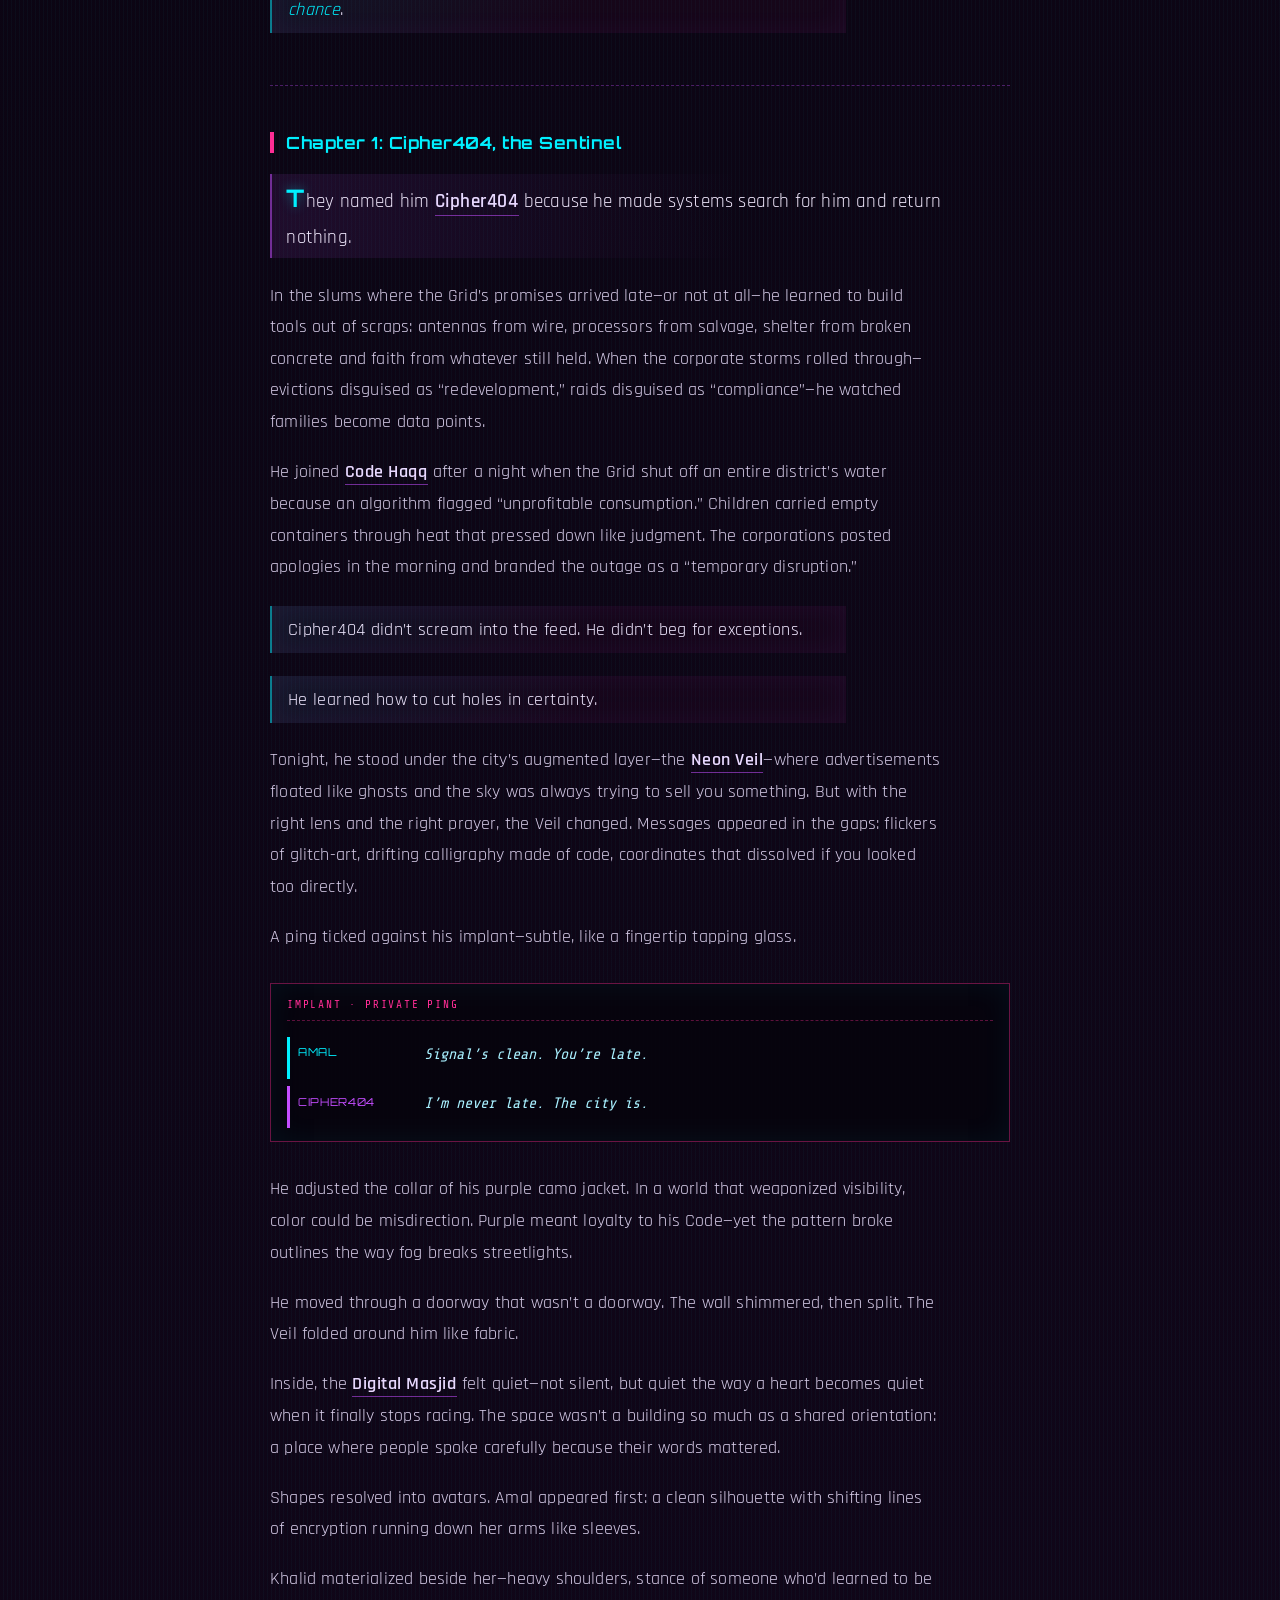
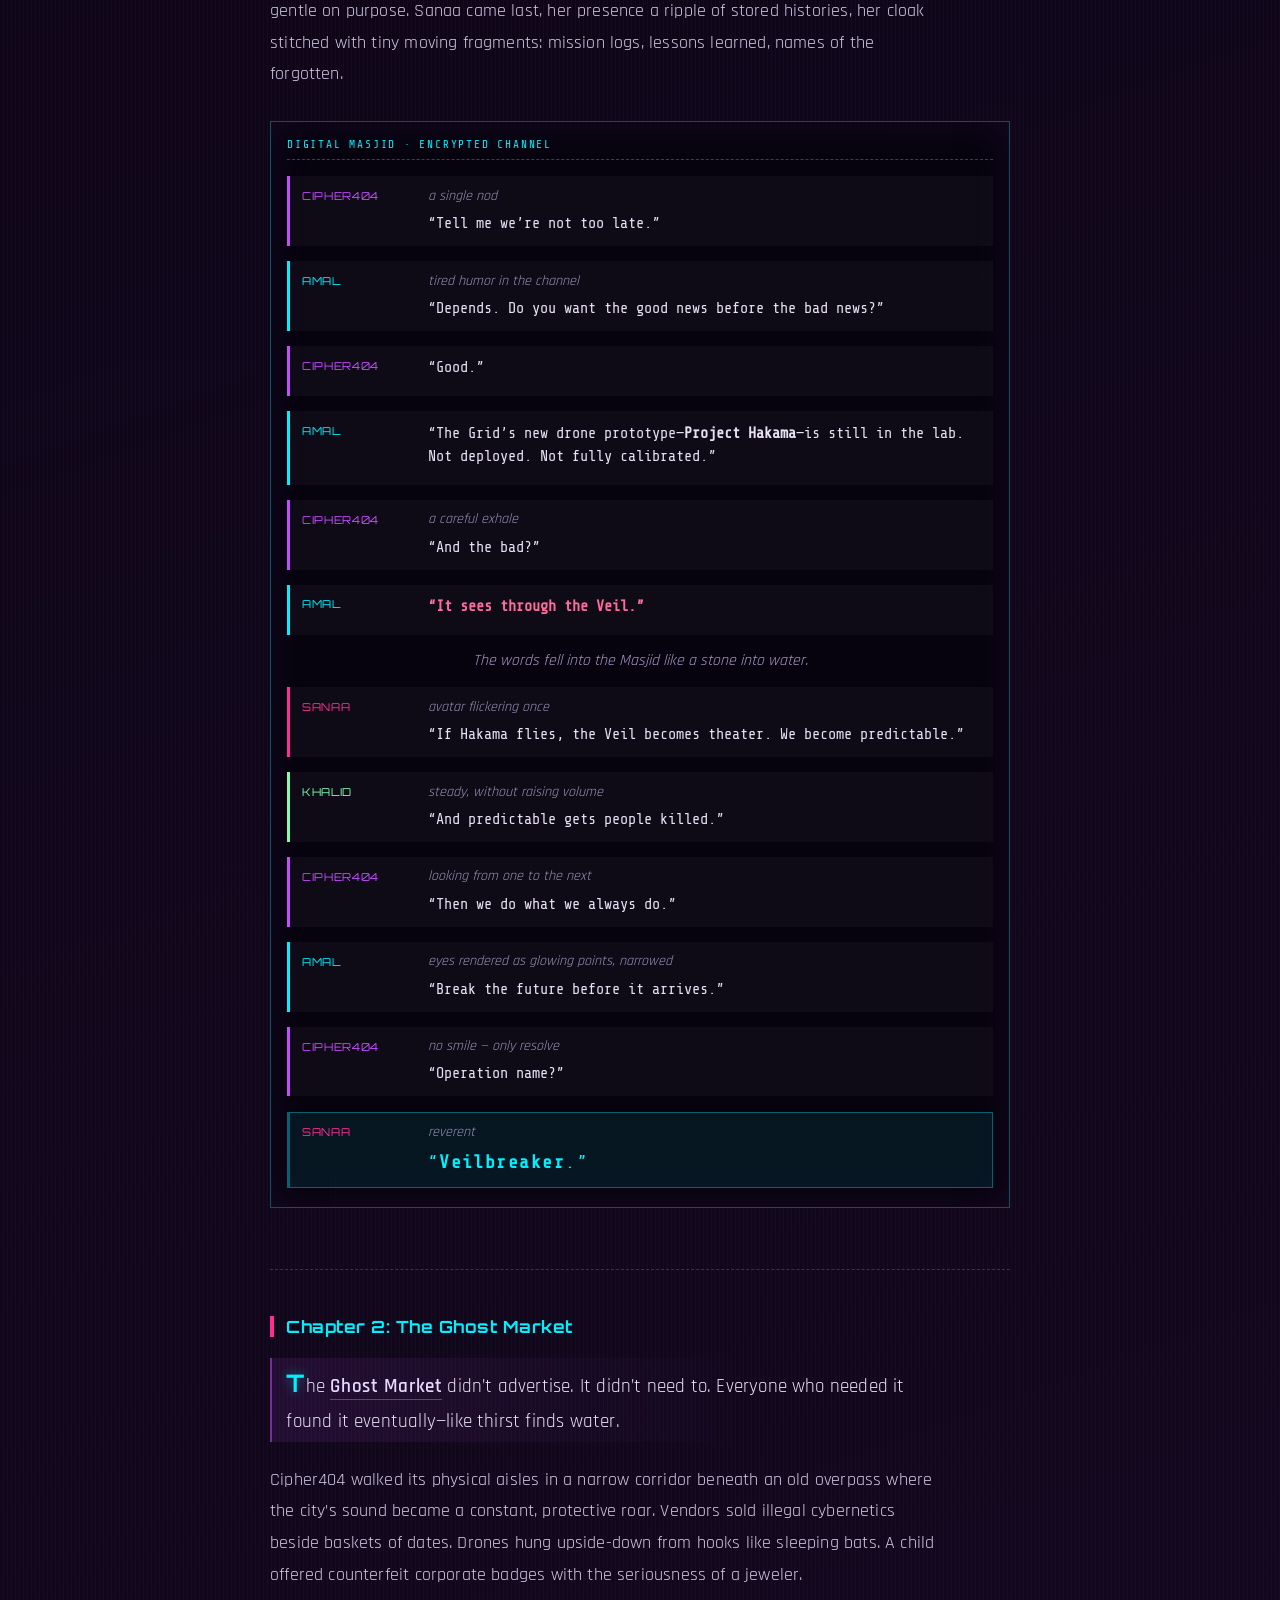
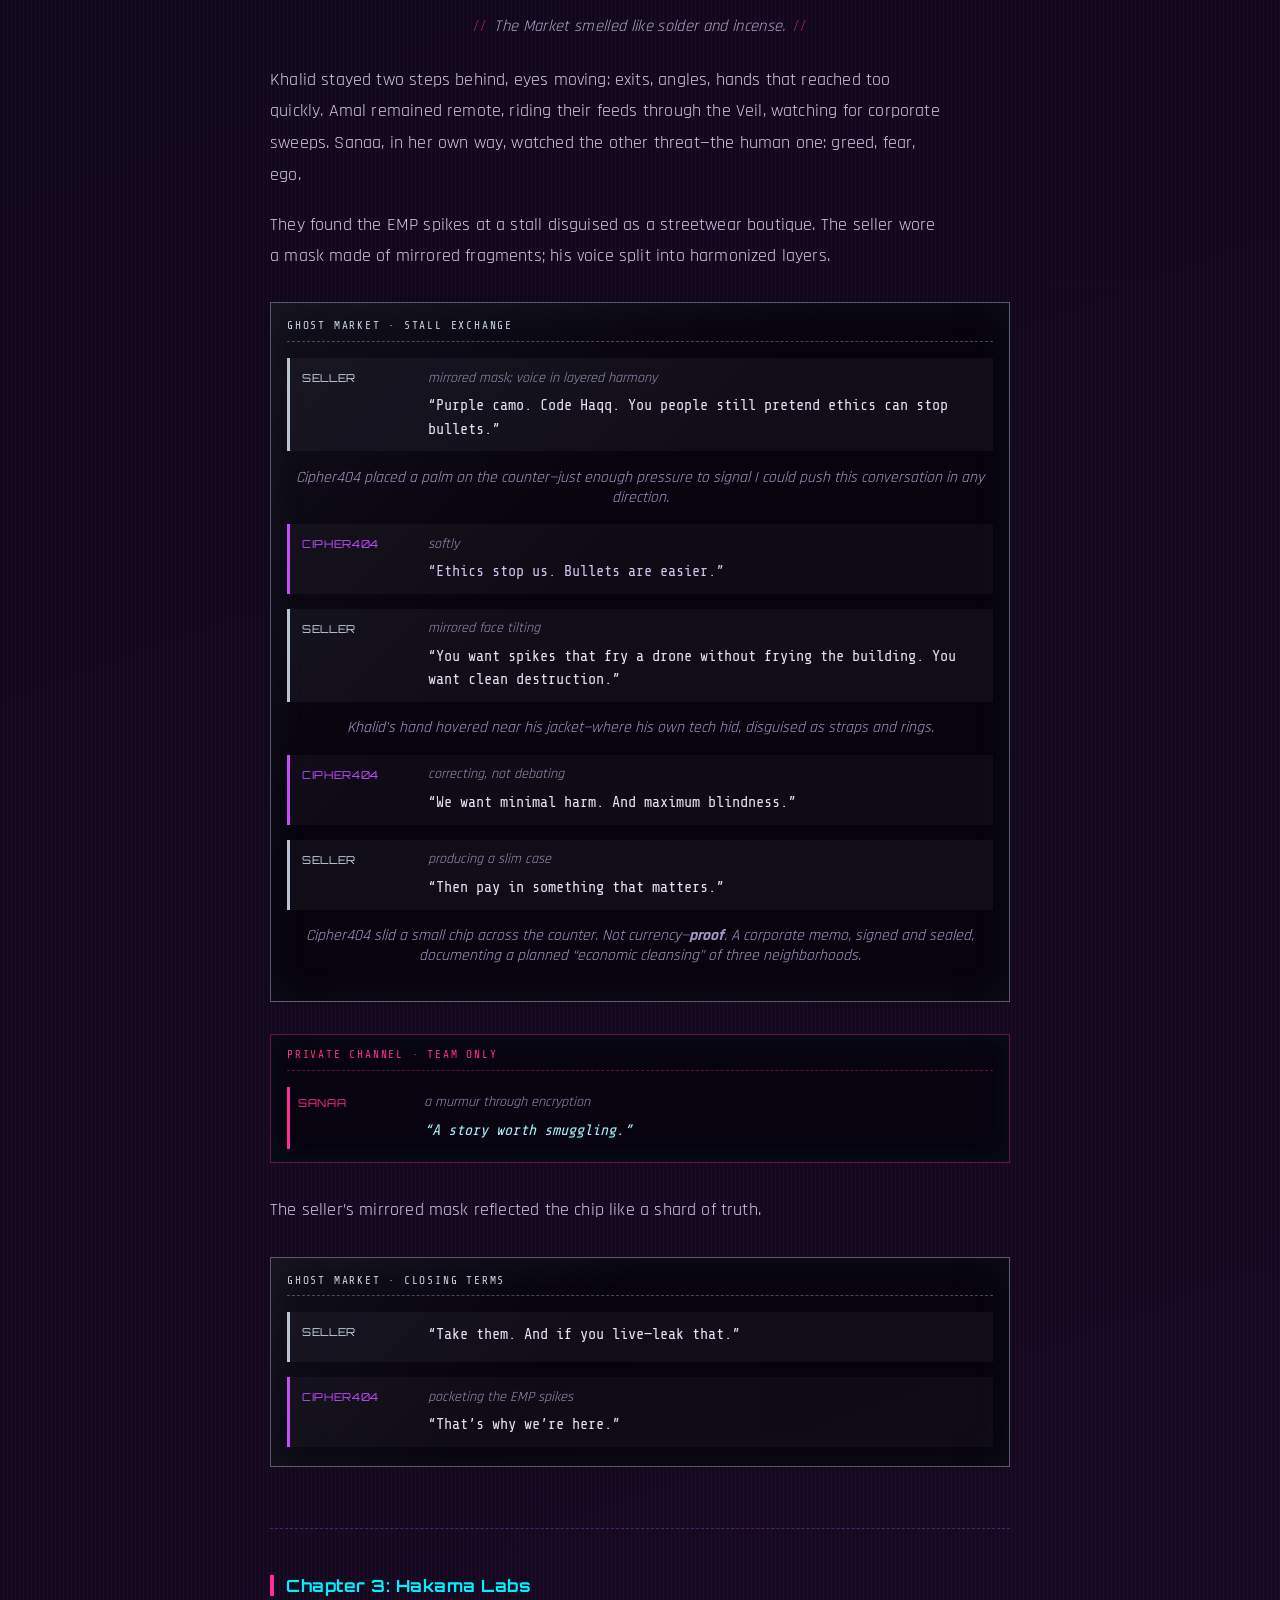
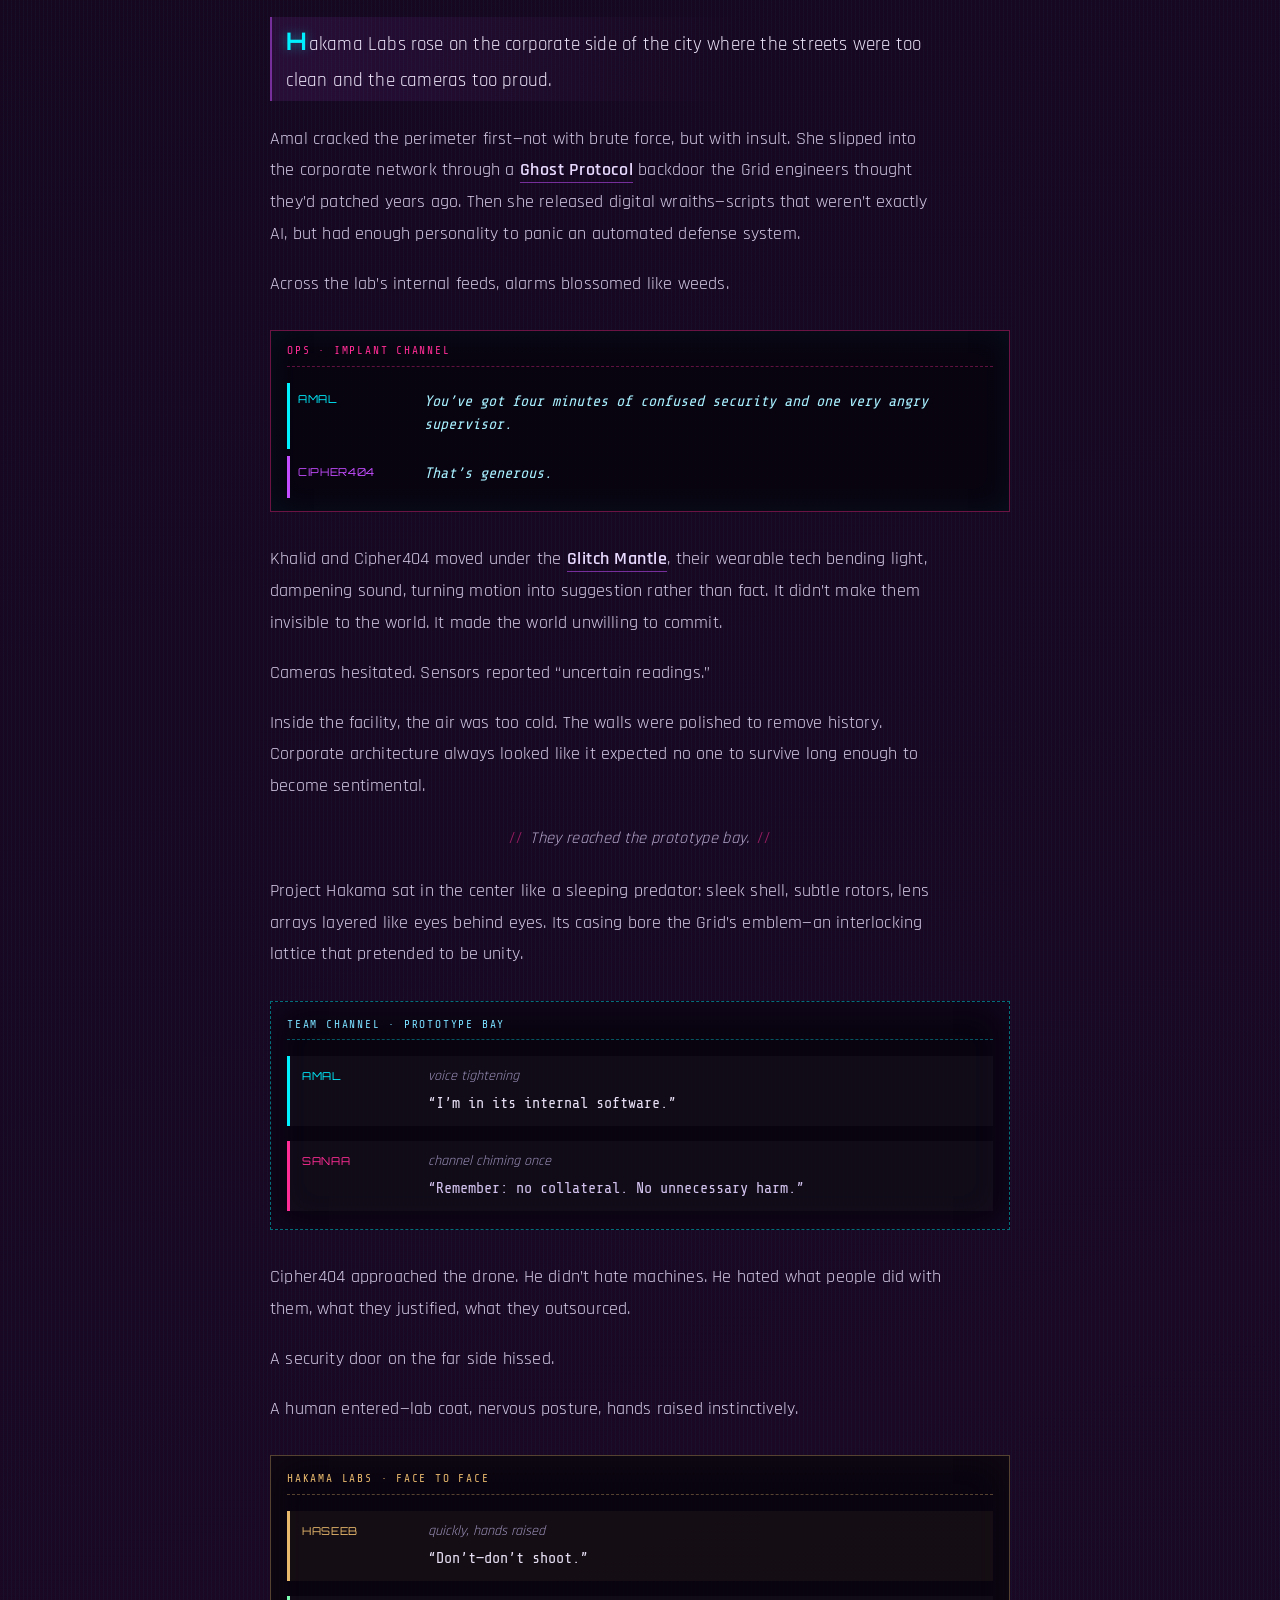
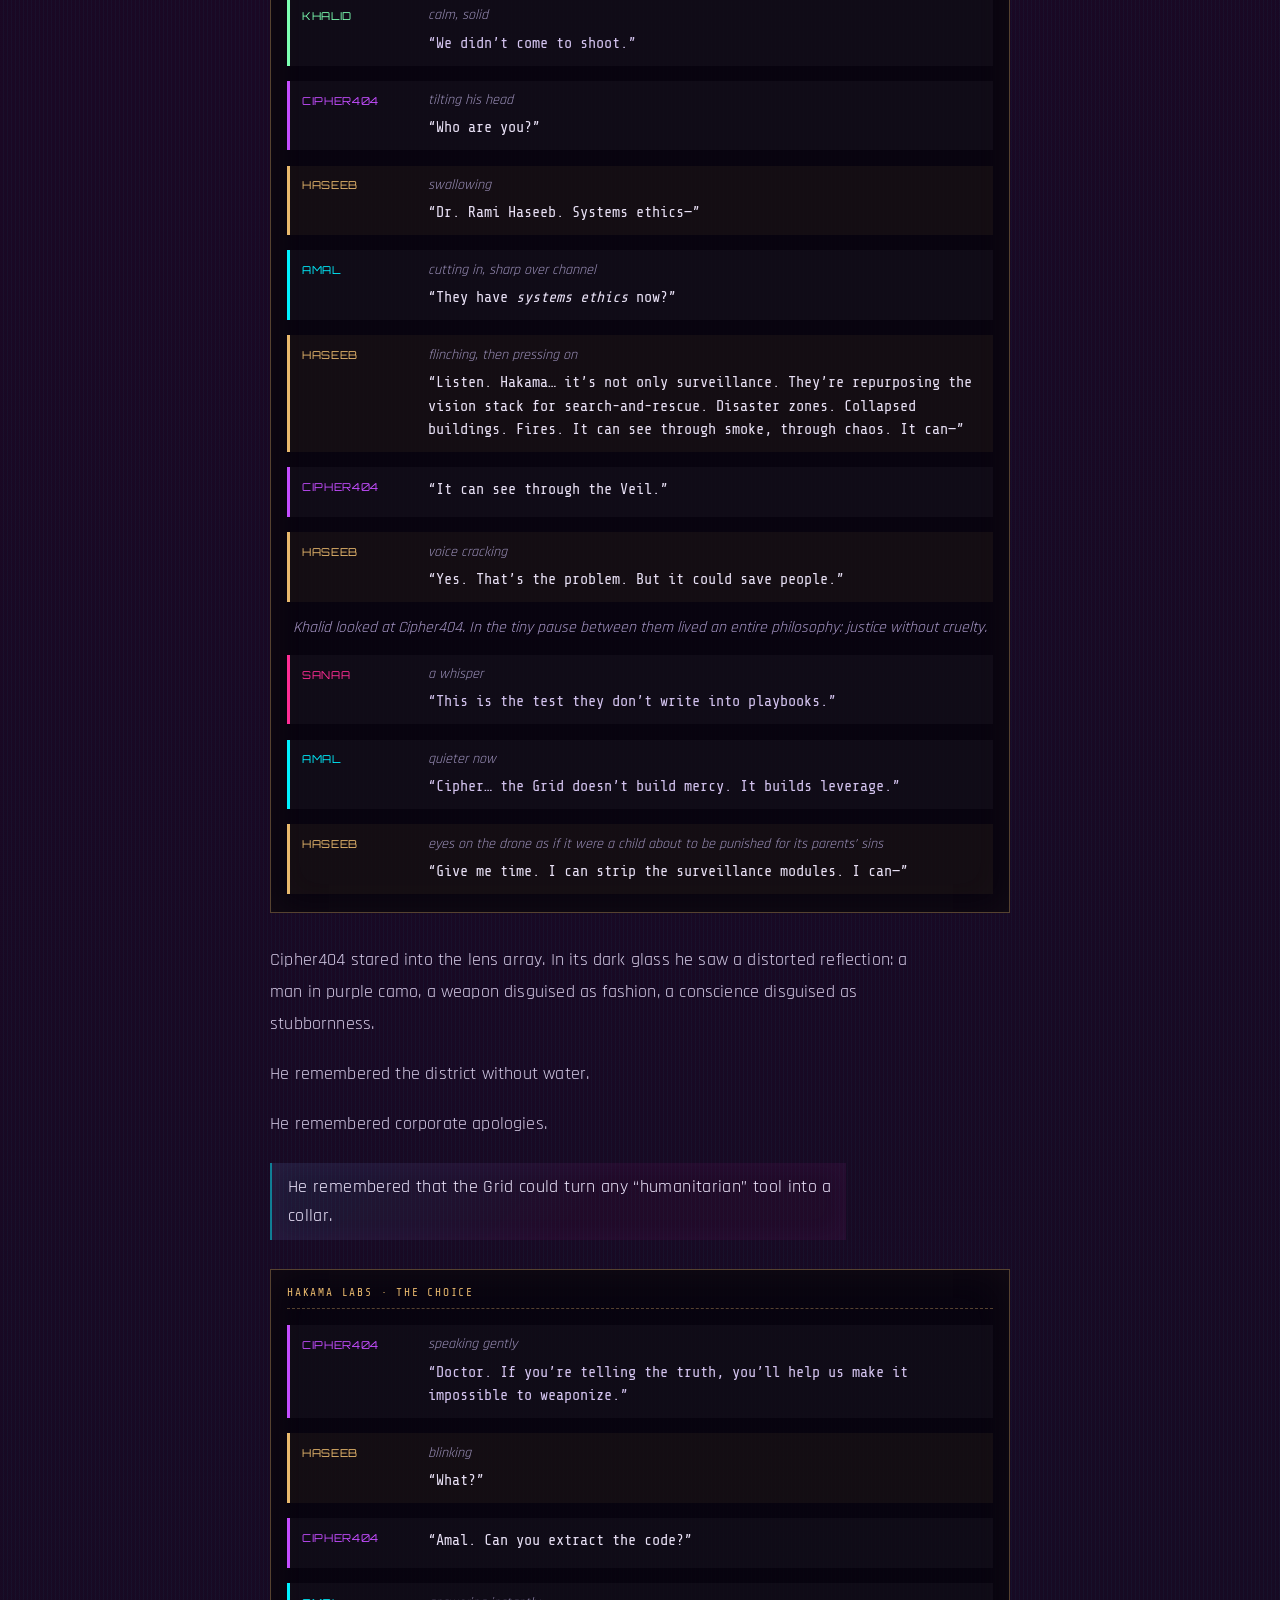
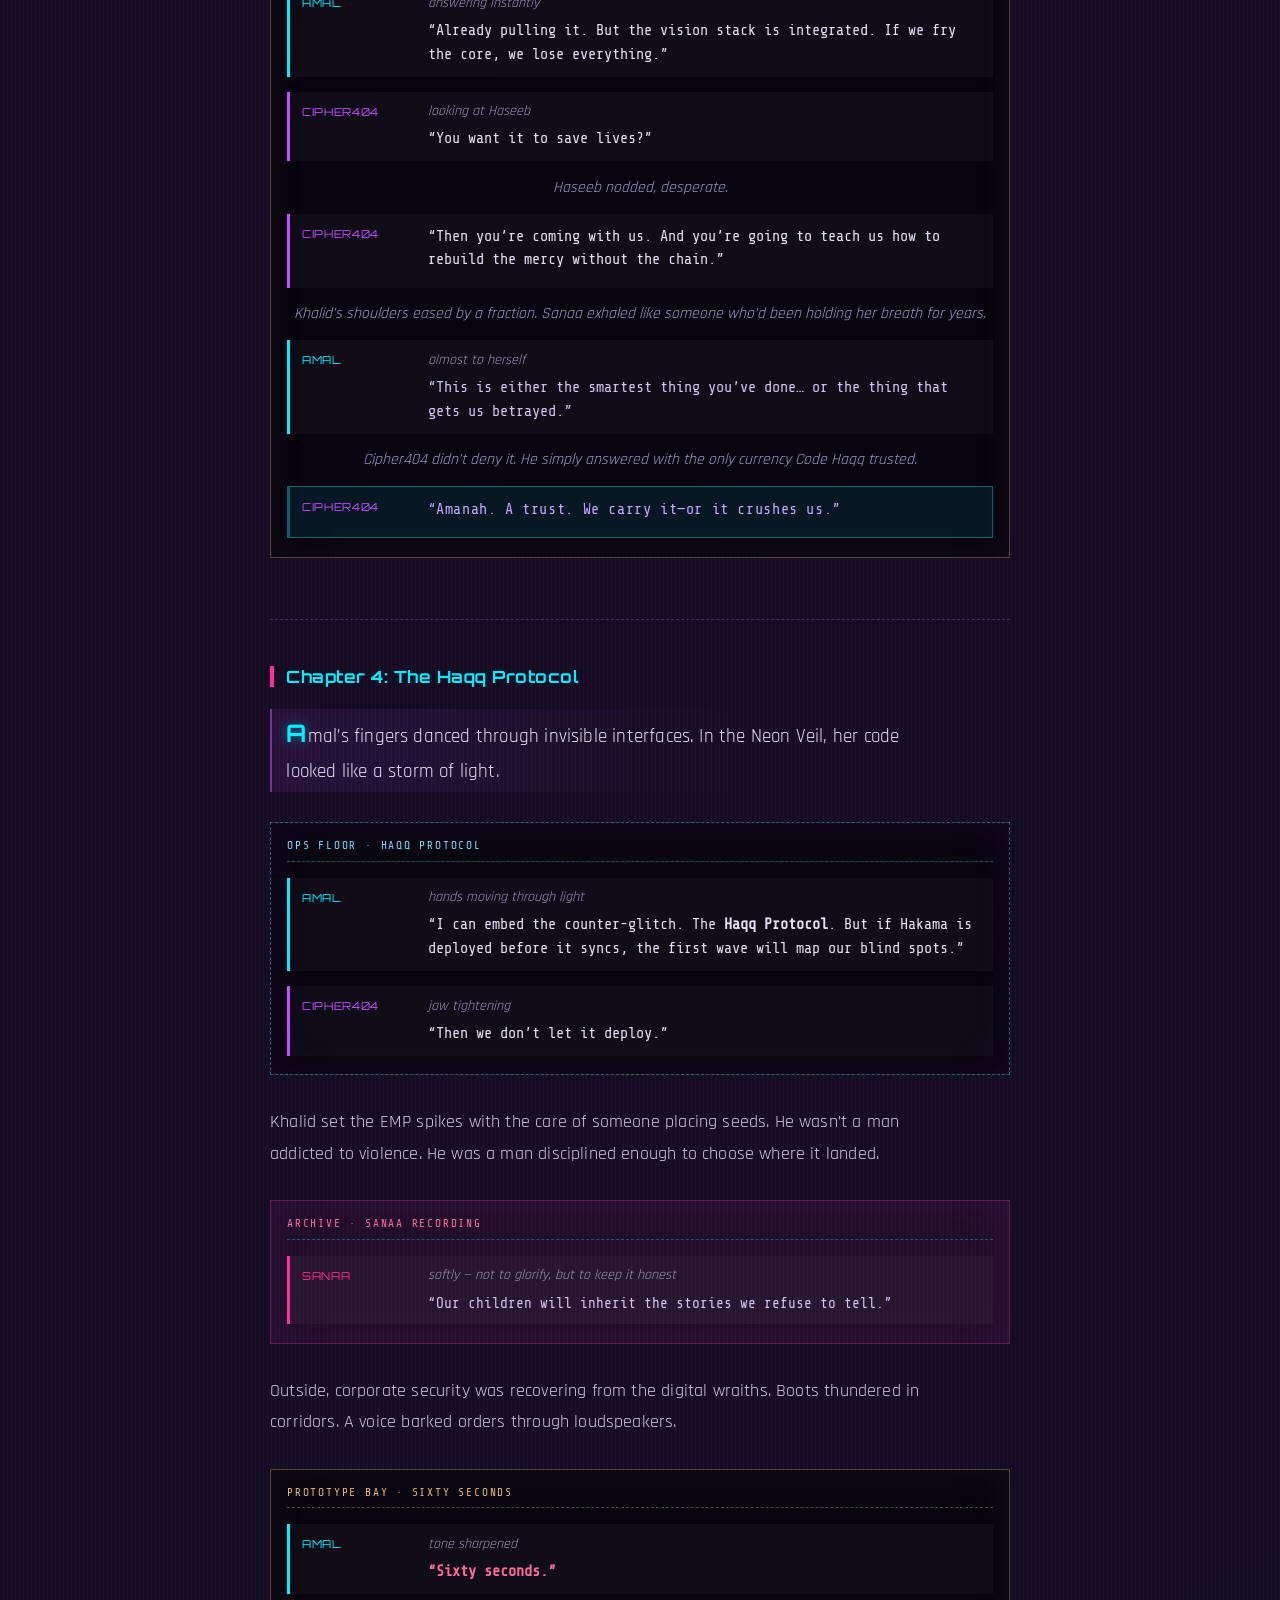
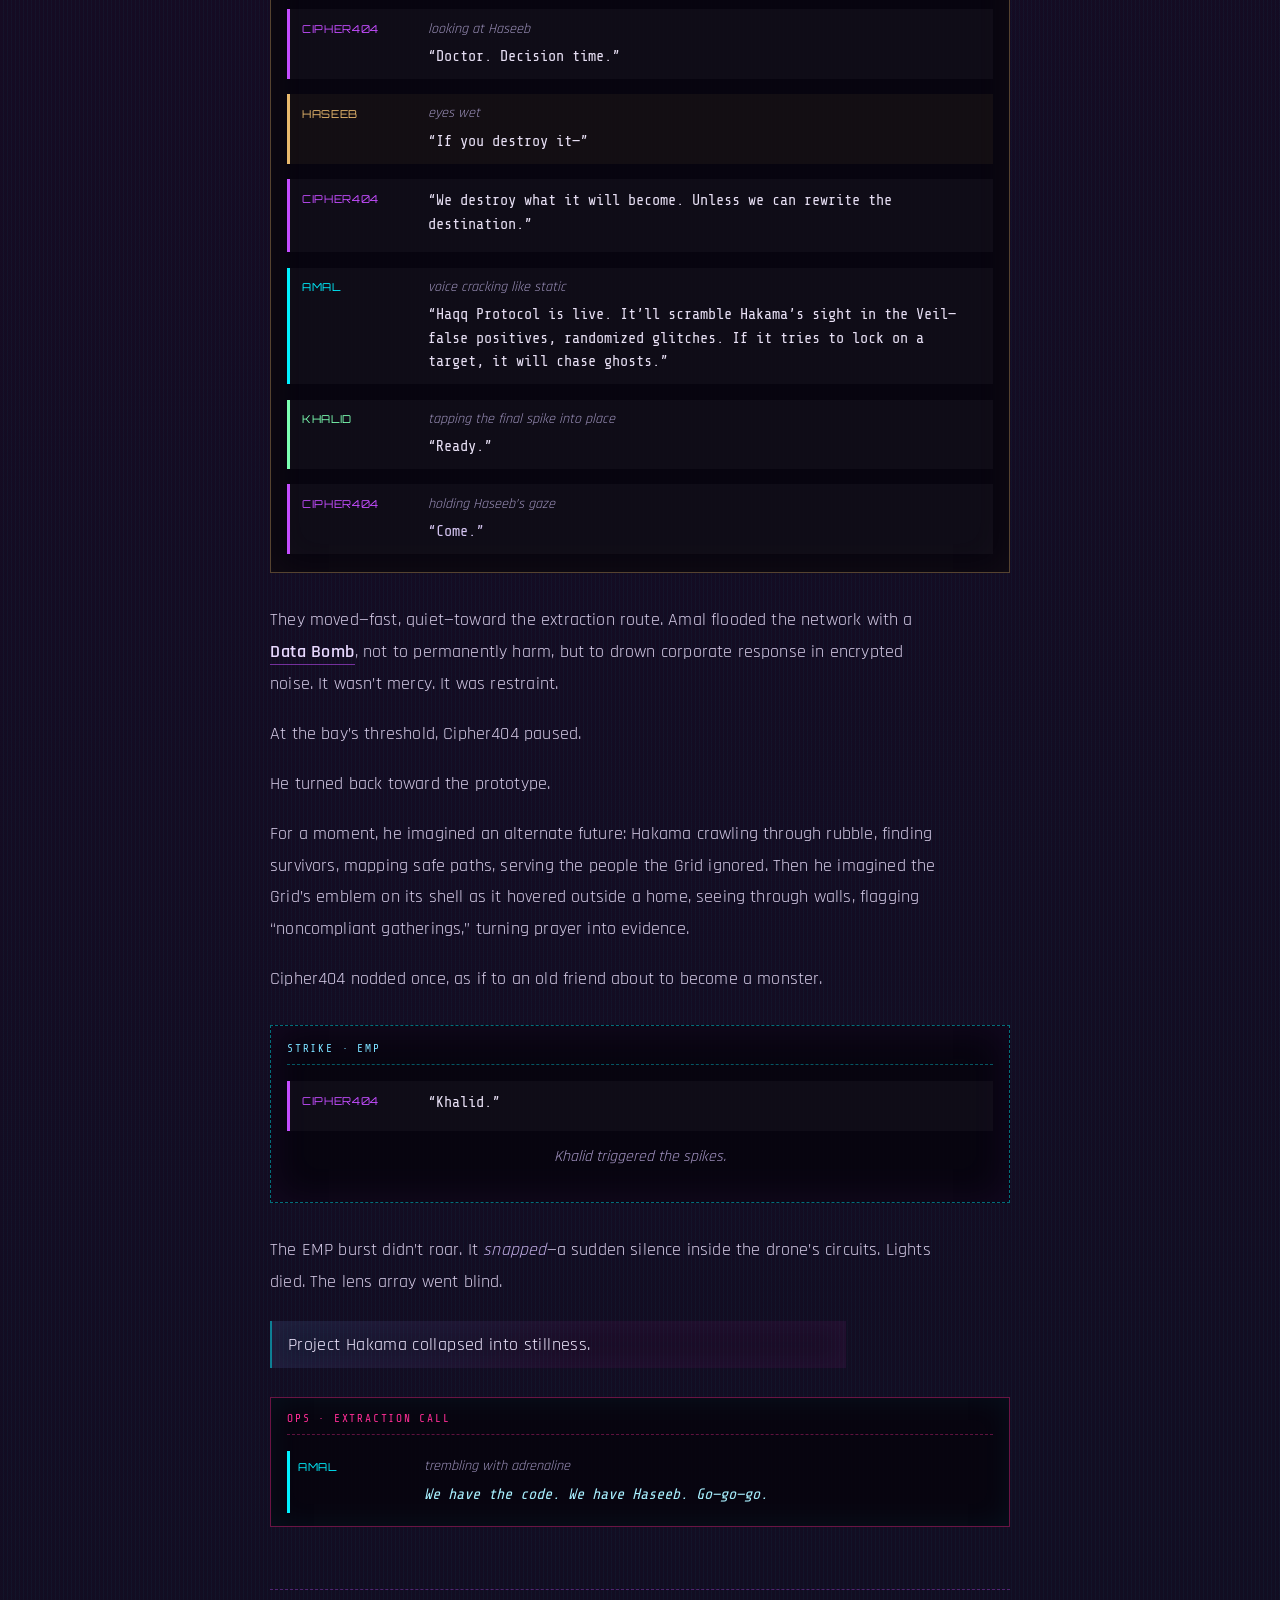
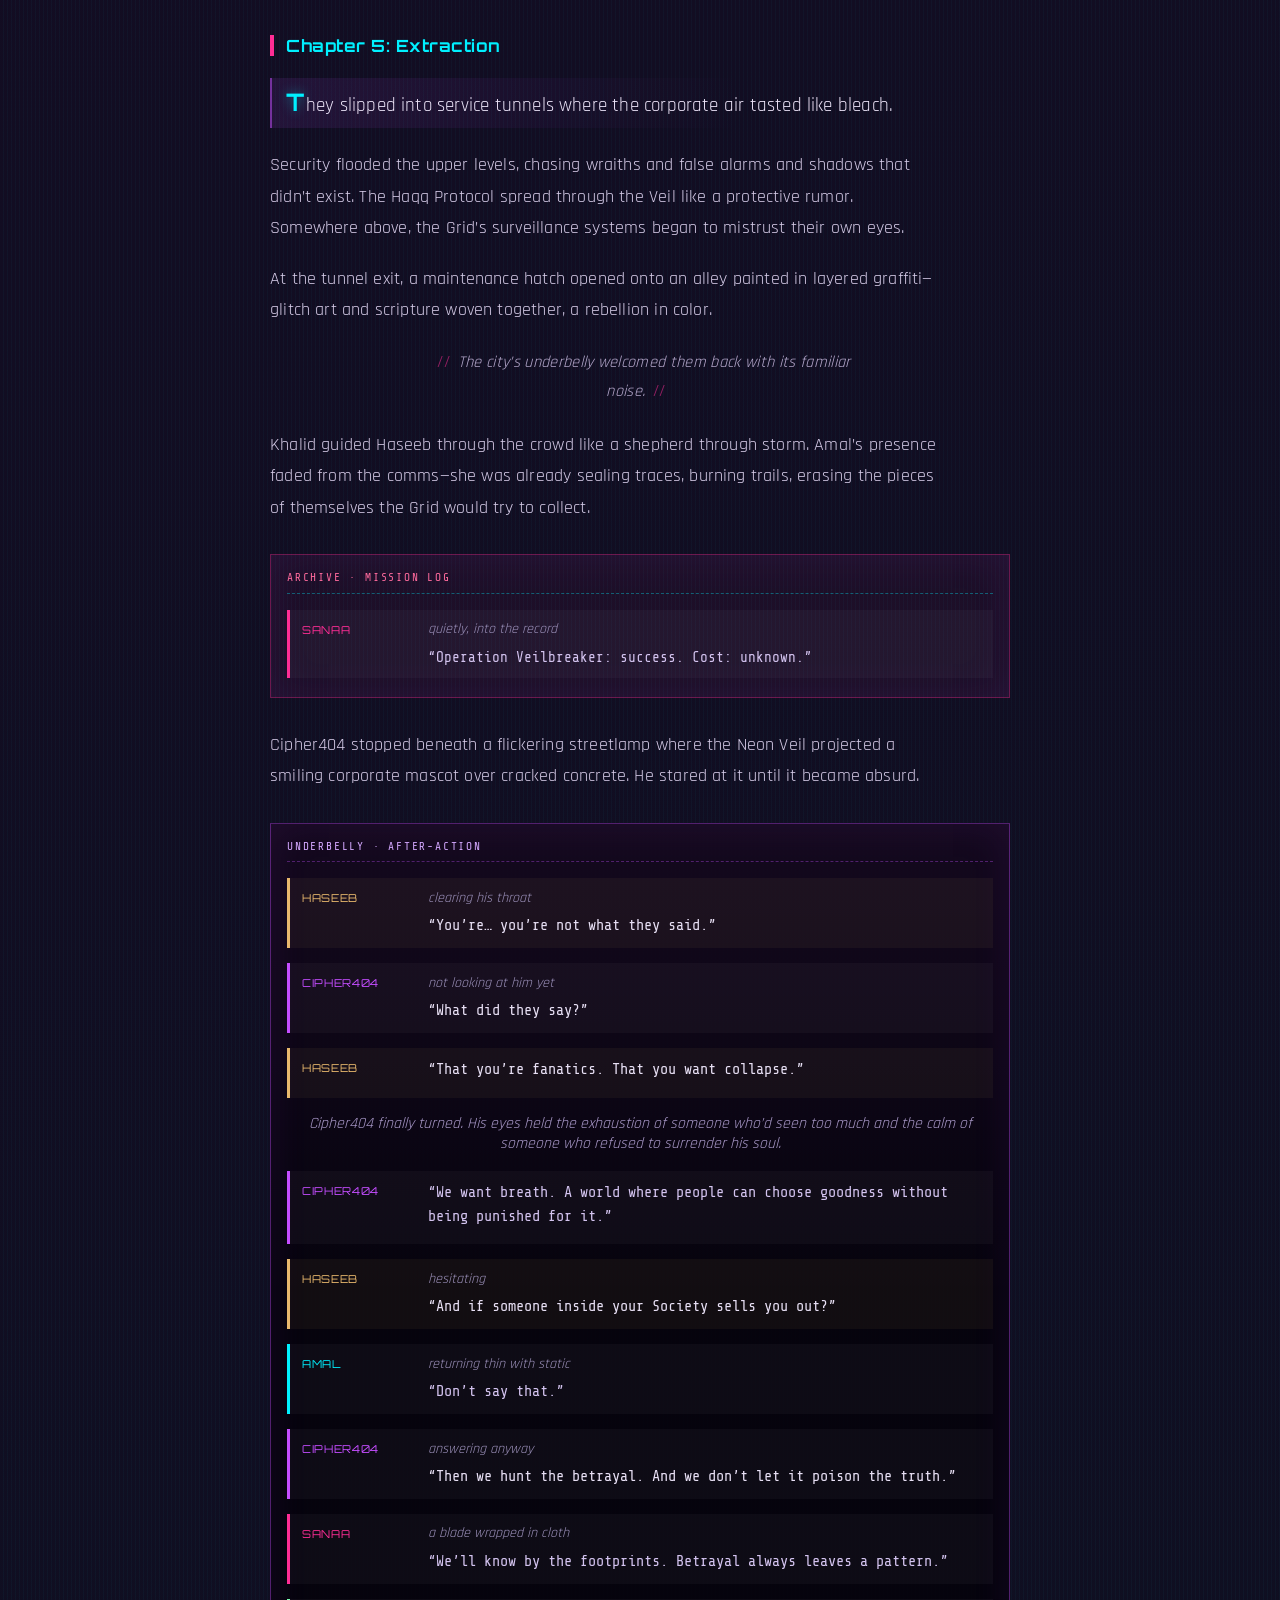
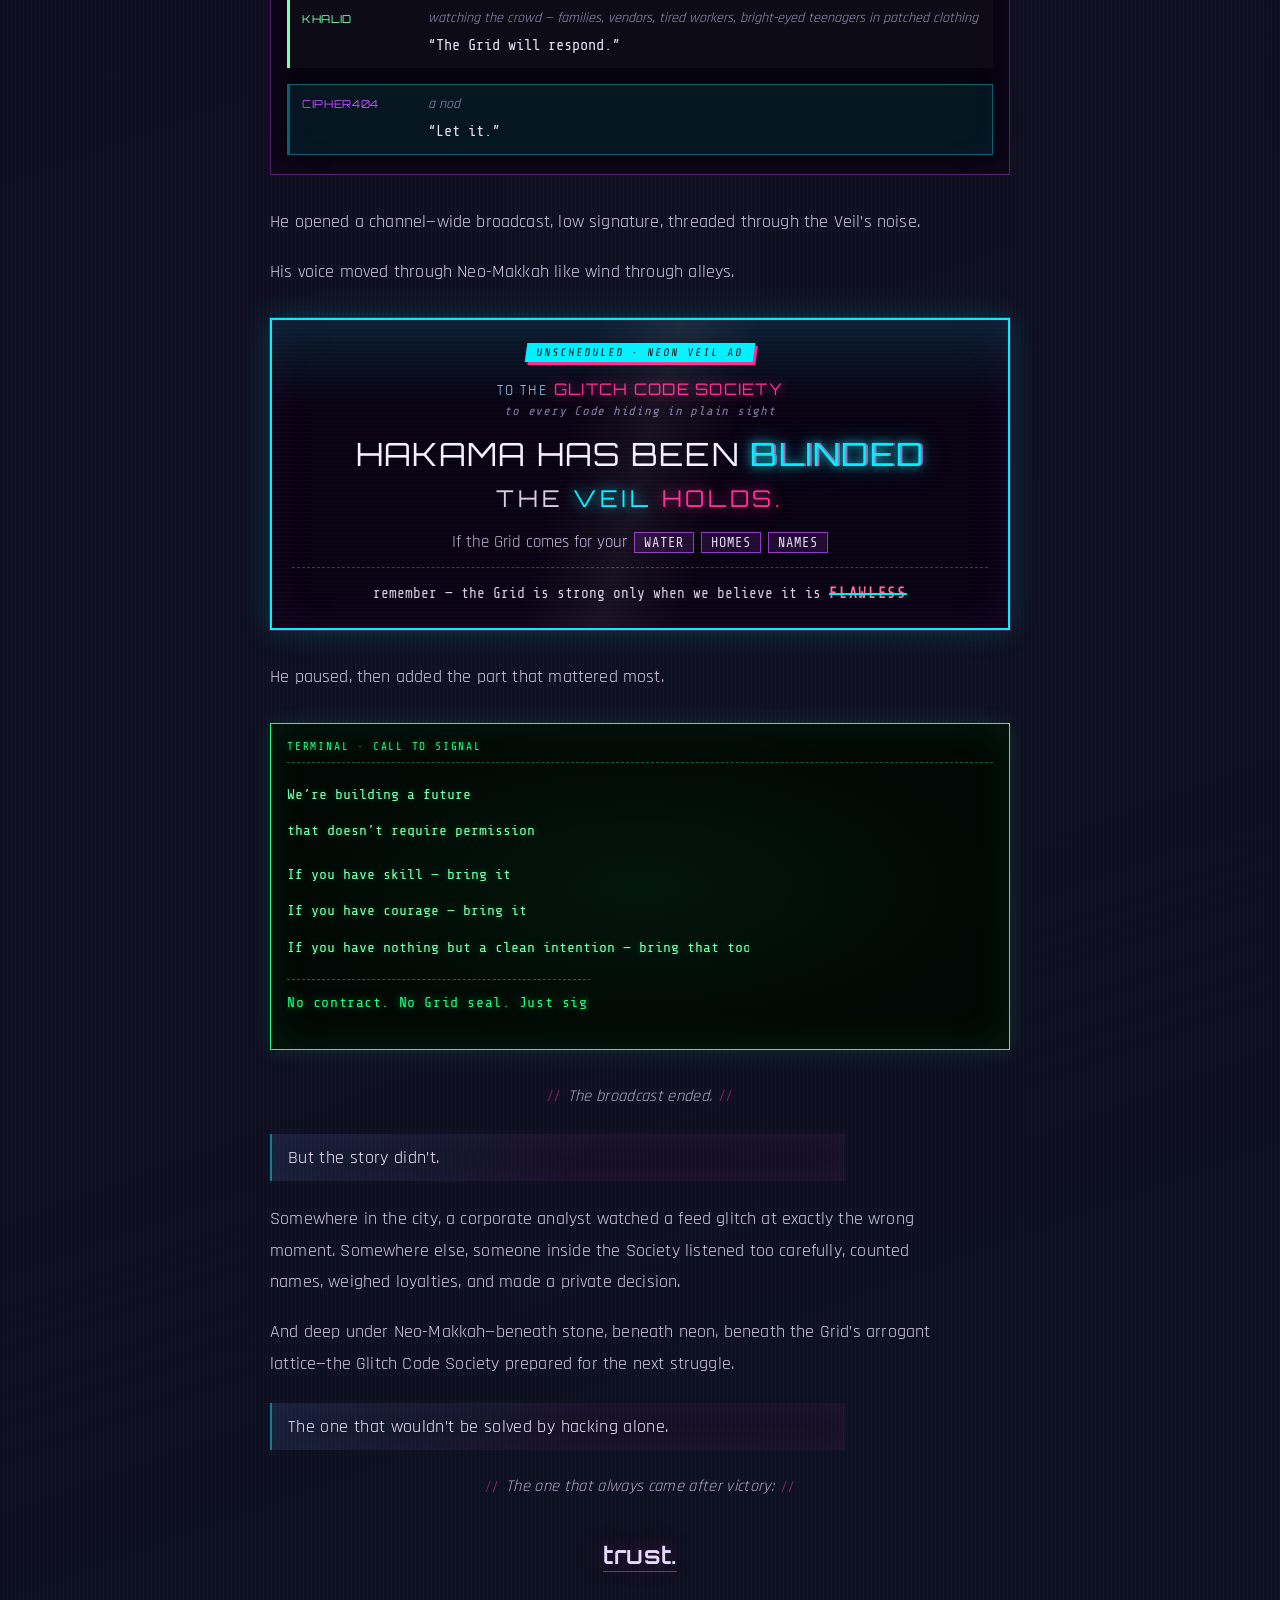
<file: veilbreaker.html>
<!DOCTYPE html>
<html lang="en">
<head>
  <meta charset="UTF-8">
  <meta name="viewport" content="width=device-width, initial-scale=1.0">
  <title>Operation Veilbreaker — Open Garden Archipelago</title>
  <meta name="author" content="Charletta Hudson">
  <link rel="stylesheet" href="css/shared.css">
  <link rel="stylesheet" href="css/veilbreaker.css">
</head>
<body>
  <a class="skip-link" href="#op">Skip to operation</a>

    <nav class="site-nav" aria-label="Primary">
    <a class="brand" href="index.html">Open Garden Archipelago</a>
    <ul>
      <li><a href="index.html">Home</a></li>
      <li><a href="about.html">About Us</a></li>
      <li><a href="contact.html">Contact</a></li>
      <li><a href="store.html">Store</a></li>
    </ul>
  </nav>

  <main class="op-wrap" id="op">
    <header class="op-header">
      <p class="kicker">Glitch Code Society · Mission File</p>
      <h1>Operation Veilbreaker</h1>
      <p class="author">by Charletta Hudson</p>
      <p class="tagline">A Glitch Code Society story</p>
    </header>

    <nav class="chapter-toc" aria-label="Chapter contents">
      <h2 class="toc-title">Contents</h2>
      <ol class="toc-list">
        <li class="toc-h2"><a href="#prologue">Prologue: The Corporate Grid</a></li>
        <li class="toc-h2"><a href="#chapter-1">Chapter 1: Cipher404, the Sentinel</a></li>
        <li class="toc-h2"><a href="#chapter-2">Chapter 2: The Ghost Market</a></li>
        <li class="toc-h2"><a href="#chapter-3">Chapter 3: Hakama Labs</a></li>
        <li class="toc-h2"><a href="#chapter-4">Chapter 4: The Haqq Protocol</a></li>
        <li class="toc-h2"><a href="#chapter-5">Chapter 5: Extraction</a></li>
        <li class="toc-h2"><a href="#epilogue">Epilogue: What the Scribes Kept</a></li>
      </ol>
    </nav>

    <blockquote class="op-epigraph">
      <p>In Neo-Makkah, truth wasn’t shouted.</p>
      <p>It was smuggled—packet by packet—through the cracks of the Grid.</p>
    </blockquote>

    <figure class="op-figure">
      <a href="store.html" title="Image link — return to the Store shelf">
        <img
          src="assets/images/glitch-sigil.svg"
          alt="GCS sigil — image link back to the Store shelf"
        >
      </a>
      <figcaption>Image link → <a href="store.html">store.html</a> (relative)</figcaption>
    </figure>

    <article class="story-body" id="story-text">
      <section class="story-section" id="prologue">
        <h2 class="section-heading">Prologue: The Corporate Grid</h2>
        <p>The corporations called it <strong>efficiency</strong>.</p>
        <p>
          They wrapped it in clean fonts and polite permissions: contracts you couldn’t read,
          agreements you couldn’t refuse, terms that updated while you slept. The
          <strong>Corporate Grid</strong> didn’t need chains. It had ledgers. It didn’t need
          prisons. It had scores.
        </p>
        <p>
          Every door in Neo-Makkah knew your name. Every camera knew your gait. Every job offer
          knew your desperation. Even relationships—friendship, marriage, the fragile privacy
          between two human beings—were “optimized” into smart clauses that could be revoked,
          audited, or sold.
        </p>
        <p>
          Above the old city, neon towers rose like arrogant minarets of glass. Below it, the
          alleys still held the scent of spice and engine oil and rain caught in stone. Ancient
          geometry survived on cracked tiles and in the way the streets curved toward forgotten
          courtyards.
        </p>
        <p>
          In the shadow between those worlds lived the <strong>Glitch Code Society</strong>—a
          rebellion without a throne, a network without a center. Their messages didn’t travel
          straight. They stuttered, fractured, hid inside noise and art and error.
        </p>
        <p>The corporations called them terrorists.</p>
        <p class="prose-beat">The people who needed breathing room called them something else: <em>a chance</em>.</p>
      </section>

      <section class="story-section" id="chapter-1">
        <h2 class="section-heading">Chapter 1: Cipher404, the Sentinel</h2>
        <p>
          They named him <strong>Cipher404</strong> because he made systems search for him and
          return nothing.
        </p>
        <p>
          In the slums where the Grid’s promises arrived late—or not at all—he learned to build
          tools out of scraps: antennas from wire, processors from salvage, shelter from broken
          concrete and faith from whatever still held. When the corporate storms rolled
          through—evictions disguised as “redevelopment,” raids disguised as
          “compliance”—he watched families become data points.
        </p>
        <p>
          He joined <strong>Code Haqq</strong> after a night when the Grid shut off an entire
          district’s water because an algorithm flagged “unprofitable consumption.” Children
          carried empty containers through heat that pressed down like judgment. The corporations
          posted apologies in the morning and branded the outage as a “temporary disruption.”
        </p>
        <p class="prose-beat">Cipher404 didn’t scream into the feed. He didn’t beg for exceptions.</p>
        <p class="prose-beat">He learned how to cut holes in certainty.</p>
        <p>
          Tonight, he stood under the city’s augmented layer—the <strong>Neon Veil</strong>—where
          advertisements floated like ghosts and the sky was always trying to sell you something.
          But with the right lens and the right prayer, the Veil changed. Messages appeared in the
          gaps: flickers of glitch-art, drifting calligraphy made of code, coordinates that
          dissolved if you looked too directly.
        </p>
        <p>A ping ticked against his implant—subtle, like a fingertip tapping glass.</p>
        <div class="signal-channel signal-channel--comm" aria-label="Implant private ping">
          <p class="channel-label">Implant · private ping</p>
          <div class="line amal">
            <span class="speaker">Amal</span>
            <p class="say">Signal’s clean. You’re late.</p>
          </div>
          <div class="line cipher">
            <span class="speaker">Cipher404</span>
            <p class="say">I’m never late. The city is.</p>
          </div>
        </div>
        <p>
          He adjusted the collar of his purple camo jacket. In a world that weaponized visibility,
          color could be misdirection. Purple meant loyalty to his Code—yet the pattern broke
          outlines the way fog breaks streetlights.
        </p>
        <p>
          He moved through a doorway that wasn’t a doorway. The wall shimmered, then split. The
          Veil folded around him like fabric.
        </p>
        <p>
          Inside, the <strong>Digital Masjid</strong> felt quiet—not silent, but quiet the way a
          heart becomes quiet when it finally stops racing. The space wasn’t a building so much as
          a shared orientation: a place where people spoke carefully because their words mattered.
        </p>
        <p>
          Shapes resolved into avatars. Amal appeared first: a clean silhouette with shifting lines
          of encryption running down her arms like sleeves.
        </p>
        <p>
          Khalid materialized beside her—heavy shoulders, stance of someone who’d learned to be
          gentle on purpose. Sanaa came last, her presence a ripple of stored histories, her cloak
          stitched with tiny moving fragments: mission logs, lessons learned, names of the forgotten.
        </p>
        <div class="signal-channel masjid-channel" aria-label="Digital Masjid briefing channel">
          <p class="channel-label">Digital Masjid · encrypted channel</p>

          <div class="line cipher">
            <span class="speaker">Cipher404</span>
            <p class="beat">a single nod</p>
            <p class="say">“Tell me we’re not too late.”</p>
          </div>

          <div class="line amal">
            <span class="speaker">Amal</span>
            <p class="beat">tired humor in the channel</p>
            <p class="say">“Depends. Do you want the good news before the bad news?”</p>
          </div>

          <div class="line cipher">
            <span class="speaker">Cipher404</span>
            <p class="say">“Good.”</p>
          </div>

          <div class="line amal">
            <span class="speaker">Amal</span>
            <p class="say">
              “The Grid’s new drone prototype—<strong>Project Hakama</strong>—is still in the lab.
              Not deployed. Not fully calibrated.”
            </p>
          </div>

          <div class="line cipher">
            <span class="speaker">Cipher404</span>
            <p class="beat">a careful exhale</p>
            <p class="say">“And the bad?”</p>
          </div>

          <div class="line amal">
            <span class="speaker">Amal</span>
            <p class="say danger">“It sees through the Veil.”</p>
          </div>

          <p class="narration">The words fell into the Masjid like a stone into water.</p>

          <div class="line sanaa">
            <span class="speaker">Sanaa</span>
            <p class="beat">avatar flickering once</p>
            <p class="say">“If Hakama flies, the Veil becomes theater. We become predictable.”</p>
          </div>

          <div class="line khalid">
            <span class="speaker">Khalid</span>
            <p class="beat">steady, without raising volume</p>
            <p class="say">“And predictable gets people killed.”</p>
          </div>

          <div class="line cipher">
            <span class="speaker">Cipher404</span>
            <p class="beat">looking from one to the next</p>
            <p class="say">“Then we do what we always do.”</p>
          </div>

          <div class="line amal">
            <span class="speaker">Amal</span>
            <p class="beat">eyes rendered as glowing points, narrowed</p>
            <p class="say">“Break the future before it arrives.”</p>
          </div>

          <div class="line cipher">
            <span class="speaker">Cipher404</span>
            <p class="beat">no smile — only resolve</p>
            <p class="say">“Operation name?”</p>
          </div>

          <div class="line sanaa resolve">
            <span class="speaker">Sanaa</span>
            <p class="beat">reverent</p>
            <p class="say op-name">“<strong>Veilbreaker</strong>.”</p>
          </div>
        </div>
      </section>

      <section class="story-section" id="chapter-2">
        <h2 class="section-heading">Chapter 2: The Ghost Market</h2>
        <p>
          The <strong>Ghost Market</strong> didn’t advertise. It didn’t need to. Everyone who needed
          it found it eventually—like thirst finds water.
        </p>
        <p>
          Cipher404 walked its physical aisles in a narrow corridor beneath an old overpass where
          the city’s sound became a constant, protective roar. Vendors sold illegal cybernetics
          beside baskets of dates. Drones hung upside-down from hooks like sleeping bats. A child
          offered counterfeit corporate badges with the seriousness of a jeweler.
        </p>
        <p class="prose-soft">The Market smelled like solder and incense.</p>
        <p>
          Khalid stayed two steps behind, eyes moving: exits, angles, hands that reached too
          quickly. Amal remained remote, riding their feeds through the Veil, watching for corporate
          sweeps. Sanaa, in her own way, watched the other threat—the human one: greed, fear, ego.
        </p>
        <p>
          They found the EMP spikes at a stall disguised as a streetwear boutique. The seller wore a
          mask made of mirrored fragments; his voice split into harmonized layers.
        </p>

        <div class="signal-channel signal-channel--market" aria-label="Ghost Market stall exchange">
          <p class="channel-label">Ghost Market · stall exchange</p>

          <div class="line seller">
            <span class="speaker">Seller</span>
            <p class="beat">mirrored mask; voice in layered harmony</p>
            <p class="say">“Purple camo. Code Haqq. You people still pretend ethics can stop bullets.”</p>
          </div>

          <p class="narration">
            Cipher404 placed a palm on the counter—just enough pressure to signal
            <em>I could push this conversation in any direction.</em>
          </p>

          <div class="line cipher">
            <span class="speaker">Cipher404</span>
            <p class="beat">softly</p>
            <p class="say soft">“Ethics stop us. Bullets are easier.”</p>
          </div>

          <div class="line seller">
            <span class="speaker">Seller</span>
            <p class="beat">mirrored face tilting</p>
            <p class="say">
              “You want spikes that fry a drone without frying the building. You want clean
              destruction.”
            </p>
          </div>

          <p class="narration">
            Khalid’s hand hovered near his jacket—where his own tech hid, disguised as straps and rings.
          </p>

          <div class="line cipher">
            <span class="speaker">Cipher404</span>
            <p class="beat">correcting, not debating</p>
            <p class="say">“We want minimal harm. And maximum blindness.”</p>
          </div>

          <div class="line seller">
            <span class="speaker">Seller</span>
            <p class="beat">producing a slim case</p>
            <p class="say">“Then pay in something that matters.”</p>
          </div>

          <p class="narration">
            Cipher404 slid a small chip across the counter. Not currency—<strong>proof</strong>. A
            corporate memo, signed and sealed, documenting a planned “economic cleansing” of three
            neighborhoods.
          </p>
        </div>

        <div class="signal-channel signal-channel--comm" aria-label="Private team channel">
          <p class="channel-label">Private channel · team only</p>
          <div class="line sanaa">
            <span class="speaker">Sanaa</span>
            <p class="beat">a murmur through encryption</p>
            <p class="say">“A story worth smuggling.”</p>
          </div>
        </div>

        <p>The seller’s mirrored mask reflected the chip like a shard of truth.</p>

        <div class="signal-channel signal-channel--market" aria-label="Ghost Market closing exchange">
          <p class="channel-label">Ghost Market · closing terms</p>
          <div class="line seller">
            <span class="speaker">Seller</span>
            <p class="say">“Take them. And if you live—leak that.”</p>
          </div>
          <div class="line cipher">
            <span class="speaker">Cipher404</span>
            <p class="beat">pocketing the EMP spikes</p>
            <p class="say">“That’s why we’re here.”</p>
          </div>
        </div>
      </section>

      <section class="story-section" id="chapter-3">
        <h2 class="section-heading">Chapter 3: Hakama Labs</h2>
        <p>
          Hakama Labs rose on the corporate side of the city where the streets were too clean and
          the cameras too proud.
        </p>
        <p>
          Amal cracked the perimeter first—not with brute force, but with insult. She slipped into
          the corporate network through a <strong>Ghost Protocol</strong> backdoor the Grid
          engineers thought they’d patched years ago. Then she released digital wraiths—scripts that
          weren’t exactly AI, but had enough personality to panic an automated defense system.
        </p>
        <p>Across the lab’s internal feeds, alarms blossomed like weeds.</p>
        <div class="signal-channel signal-channel--comm" aria-label="Ops implant channel">
          <p class="channel-label">Ops · implant channel</p>
          <div class="line amal">
            <span class="speaker">Amal</span>
            <p class="say">You’ve got four minutes of confused security and one very angry supervisor.</p>
          </div>
          <div class="line cipher">
            <span class="speaker">Cipher404</span>
            <p class="say">That’s generous.</p>
          </div>
        </div>
        <p>
          Khalid and Cipher404 moved under the <strong>Glitch Mantle</strong>, their wearable tech
          bending light, dampening sound, turning motion into suggestion rather than fact. It didn’t
          make them invisible to the world. It made the world unwilling to commit.
        </p>
        <p>Cameras hesitated. Sensors reported “uncertain readings.”</p>
        <p>
          Inside the facility, the air was too cold. The walls were polished to remove history.
          Corporate architecture always looked like it expected no one to survive long enough to
          become sentimental.
        </p>
        <p class="prose-soft">They reached the prototype bay.</p>
        <p>
          Project Hakama sat in the center like a sleeping predator: sleek shell, subtle rotors,
          lens arrays layered like eyes behind eyes. Its casing bore the Grid’s emblem—an
          interlocking lattice that pretended to be unity.
        </p>

        <div class="signal-channel signal-channel--team" aria-label="Team channel at prototype bay">
          <p class="channel-label">Team channel · prototype bay</p>
          <div class="line amal">
            <span class="speaker">Amal</span>
            <p class="beat">voice tightening</p>
            <p class="say">“I’m in its internal software.”</p>
          </div>
          <div class="line sanaa">
            <span class="speaker">Sanaa</span>
            <p class="beat">channel chiming once</p>
            <p class="say soft">“Remember: no collateral. No unnecessary harm.”</p>
          </div>
        </div>

        <p>
          Cipher404 approached the drone. He didn’t hate machines. He hated what people did with
          them, what they justified, what they outsourced.
        </p>
        <p>A security door on the far side hissed.</p>
        <p>A human entered—lab coat, nervous posture, hands raised instinctively.</p>

        <div class="signal-channel signal-channel--lab" aria-label="Hakama Labs encounter">
          <p class="channel-label">Hakama Labs · face to face</p>

          <div class="line haseeb">
            <span class="speaker">Haseeb</span>
            <p class="beat">quickly, hands raised</p>
            <p class="say">“Don’t—don’t shoot.”</p>
          </div>

          <div class="line khalid">
            <span class="speaker">Khalid</span>
            <p class="beat">calm, solid</p>
            <p class="say soft">“We didn’t come to shoot.”</p>
          </div>

          <div class="line cipher">
            <span class="speaker">Cipher404</span>
            <p class="beat">tilting his head</p>
            <p class="say">“Who are you?”</p>
          </div>

          <div class="line haseeb">
            <span class="speaker">Haseeb</span>
            <p class="beat">swallowing</p>
            <p class="say">“Dr. Rami Haseeb. Systems ethics—”</p>
          </div>

          <div class="line amal">
            <span class="speaker">Amal</span>
            <p class="beat">cutting in, sharp over channel</p>
            <p class="say">“They have <em>systems ethics</em> now?”</p>
          </div>

          <div class="line haseeb">
            <span class="speaker">Haseeb</span>
            <p class="beat">flinching, then pressing on</p>
            <p class="say">
              “Listen. Hakama… it’s not only surveillance. They’re repurposing the vision stack for
              search-and-rescue. Disaster zones. Collapsed buildings. Fires. It can see through smoke,
              through chaos. It can—”
            </p>
          </div>

          <div class="line cipher">
            <span class="speaker">Cipher404</span>
            <p class="say">“It can see through the Veil.”</p>
          </div>

          <div class="line haseeb">
            <span class="speaker">Haseeb</span>
            <p class="beat">voice cracking</p>
            <p class="say">“Yes. That’s the problem. But it could save people.”</p>
          </div>

          <p class="narration">
            Khalid looked at Cipher404. In the tiny pause between them lived an entire philosophy:
            <em>justice without cruelty.</em>
          </p>

          <div class="line sanaa">
            <span class="speaker">Sanaa</span>
            <p class="beat">a whisper</p>
            <p class="say soft">“This is the test they don’t write into playbooks.”</p>
          </div>

          <div class="line amal">
            <span class="speaker">Amal</span>
            <p class="beat">quieter now</p>
            <p class="say soft">“Cipher… the Grid doesn’t build mercy. It builds leverage.”</p>
          </div>

          <div class="line haseeb">
            <span class="speaker">Haseeb</span>
            <p class="beat">eyes on the drone as if it were a child about to be punished for its parents’ sins</p>
            <p class="say">“Give me time. I can strip the surveillance modules. I can—”</p>
          </div>
        </div>

        <p>
          Cipher404 stared into the lens array. In its dark glass he saw a distorted reflection: a
          man in purple camo, a weapon disguised as fashion, a conscience disguised as stubbornness.
        </p>
        <p>He remembered the district without water.</p>
        <p>He remembered corporate apologies.</p>
        <p class="prose-beat">He remembered that the Grid could turn any “humanitarian” tool into a collar.</p>

        <div class="signal-channel signal-channel--lab" aria-label="Mercy without the chain">
          <p class="channel-label">Hakama Labs · the choice</p>

          <div class="line cipher">
            <span class="speaker">Cipher404</span>
            <p class="beat">speaking gently</p>
            <p class="say soft">
              “Doctor. If you’re telling the truth, you’ll help us make it impossible to weaponize.”
            </p>
          </div>

          <div class="line haseeb">
            <span class="speaker">Haseeb</span>
            <p class="beat">blinking</p>
            <p class="say">“What?”</p>
          </div>

          <div class="line cipher">
            <span class="speaker">Cipher404</span>
            <p class="say">“Amal. Can you extract the code?”</p>
          </div>

          <div class="line amal">
            <span class="speaker">Amal</span>
            <p class="beat">answering instantly</p>
            <p class="say">
              “Already pulling it. But the vision stack is integrated. If we fry the core, we lose
              everything.”
            </p>
          </div>

          <div class="line cipher">
            <span class="speaker">Cipher404</span>
            <p class="beat">looking at Haseeb</p>
            <p class="say">“You want it to save lives?”</p>
          </div>

          <p class="narration">Haseeb nodded, desperate.</p>

          <div class="line cipher">
            <span class="speaker">Cipher404</span>
            <p class="say">
              “Then you’re coming with us. And you’re going to teach us how to rebuild the mercy
              without the chain.”
            </p>
          </div>

          <p class="narration">
            Khalid’s shoulders eased by a fraction. Sanaa exhaled like someone who’d been holding her
            breath for years.
          </p>

          <div class="line amal">
            <span class="speaker">Amal</span>
            <p class="beat">almost to herself</p>
            <p class="say soft">
              “This is either the smartest thing you’ve done… or the thing that gets us betrayed.”
            </p>
          </div>

          <p class="narration">
            Cipher404 didn’t deny it. He simply answered with the only currency Code Haqq trusted.
          </p>

          <div class="line cipher resolve">
            <span class="speaker">Cipher404</span>
            <p class="say amanah">“Amanah. A trust. We carry it—or it crushes us.”</p>
          </div>
        </div>
      </section>

      <section class="story-section" id="chapter-4">
        <h2 class="section-heading">Chapter 4: The Haqq Protocol</h2>
        <p>Amal’s fingers danced through invisible interfaces. In the Neon Veil, her code looked like a storm of light.</p>

        <div class="signal-channel signal-channel--team" aria-label="Haqq Protocol countdown">
          <p class="channel-label">Ops floor · Haqq Protocol</p>

          <div class="line amal">
            <span class="speaker">Amal</span>
            <p class="beat">hands moving through light</p>
            <p class="say">
              “I can embed the counter-glitch. The <strong>Haqq Protocol</strong>. But if Hakama is
              deployed before it syncs, the first wave will map our blind spots.”
            </p>
          </div>

          <div class="line cipher">
            <span class="speaker">Cipher404</span>
            <p class="beat">jaw tightening</p>
            <p class="say">“Then we don’t let it deploy.”</p>
          </div>
        </div>

        <p>
          Khalid set the EMP spikes with the care of someone placing seeds. He wasn’t a man addicted
          to violence. He was a man disciplined enough to choose where it landed.
        </p>

        <div class="signal-channel signal-channel--archive" aria-label="Archive recording">
          <p class="channel-label">Archive · Sanaa recording</p>
          <div class="line sanaa">
            <span class="speaker">Sanaa</span>
            <p class="beat">softly — not to glorify, but to keep it honest</p>
            <p class="say soft">“Our children will inherit the stories we refuse to tell.”</p>
          </div>
        </div>

        <p>
          Outside, corporate security was recovering from the digital wraiths. Boots thundered in
          corridors. A voice barked orders through loudspeakers.
        </p>

        <div class="signal-channel signal-channel--lab" aria-label="Final sixty seconds">
          <p class="channel-label">Prototype bay · sixty seconds</p>

          <div class="line amal">
            <span class="speaker">Amal</span>
            <p class="beat">tone sharpened</p>
            <p class="say danger">“Sixty seconds.”</p>
          </div>

          <div class="line cipher">
            <span class="speaker">Cipher404</span>
            <p class="beat">looking at Haseeb</p>
            <p class="say">“Doctor. Decision time.”</p>
          </div>

          <div class="line haseeb">
            <span class="speaker">Haseeb</span>
            <p class="beat">eyes wet</p>
            <p class="say">“If you destroy it—”</p>
          </div>

          <div class="line cipher">
            <span class="speaker">Cipher404</span>
            <p class="say">
              “We destroy what it will become. Unless we can rewrite the destination.”
            </p>
          </div>

          <div class="line amal">
            <span class="speaker">Amal</span>
            <p class="beat">voice cracking like static</p>
            <p class="say">
              “Haqq Protocol is live. It’ll scramble Hakama’s sight in the Veil—false positives,
              randomized glitches. If it tries to lock on a target, it will chase ghosts.”
            </p>
          </div>

          <div class="line khalid">
            <span class="speaker">Khalid</span>
            <p class="beat">tapping the final spike into place</p>
            <p class="say">“Ready.”</p>
          </div>

          <div class="line cipher">
            <span class="speaker">Cipher404</span>
            <p class="beat">holding Haseeb’s gaze</p>
            <p class="say soft">“Come.”</p>
          </div>
        </div>

        <p>
          They moved—fast, quiet—toward the extraction route. Amal flooded the network with a
          <strong>Data Bomb</strong>, not to permanently harm, but to drown corporate response in
          encrypted noise. It wasn’t mercy. It was restraint.
        </p>
        <p>At the bay’s threshold, Cipher404 paused.</p>
        <p>He turned back toward the prototype.</p>
        <p>
          For a moment, he imagined an alternate future: Hakama crawling through rubble, finding
          survivors, mapping safe paths, serving the people the Grid ignored. Then he imagined the
          Grid’s emblem on its shell as it hovered outside a home, seeing through walls, flagging
          “noncompliant gatherings,” turning prayer into evidence.
        </p>
        <p>Cipher404 nodded once, as if to an old friend about to become a monster.</p>

        <div class="signal-channel signal-channel--team" aria-label="EMP trigger">
          <p class="channel-label">Strike · EMP</p>
          <div class="line cipher">
            <span class="speaker">Cipher404</span>
            <p class="say">“Khalid.”</p>
          </div>
          <p class="narration">Khalid triggered the spikes.</p>
        </div>

        <p>
          The EMP burst didn’t roar. It <em>snapped</em>—a sudden silence inside the drone’s
          circuits. Lights died. The lens array went blind.
        </p>
        <p class="prose-beat">Project Hakama collapsed into stillness.</p>

        <div class="signal-channel signal-channel--comm" aria-label="Extraction call">
          <p class="channel-label">Ops · extraction call</p>
          <div class="line amal">
            <span class="speaker">Amal</span>
            <p class="beat">trembling with adrenaline</p>
            <p class="say">We have the code. We have Haseeb. Go—go—go.</p>
          </div>
        </div>
      </section>

      <section class="story-section" id="chapter-5">
        <h2 class="section-heading">Chapter 5: Extraction</h2>
        <p>They slipped into service tunnels where the corporate air tasted like bleach.</p>
        <p>
          Security flooded the upper levels, chasing wraiths and false alarms and shadows that
          didn’t exist. The Haqq Protocol spread through the Veil like a protective rumor. Somewhere
          above, the Grid’s surveillance systems began to mistrust their own eyes.
        </p>
        <p>
          At the tunnel exit, a maintenance hatch opened onto an alley painted in layered
          graffiti—glitch art and scripture woven together, a rebellion in color.
        </p>
        <p class="prose-soft">The city’s underbelly welcomed them back with its familiar noise.</p>
        <p>
          Khalid guided Haseeb through the crowd like a shepherd through storm. Amal’s presence
          faded from the comms—she was already sealing traces, burning trails, erasing the pieces of
          themselves the Grid would try to collect.
        </p>

        <div class="signal-channel signal-channel--archive" aria-label="Mission log entry">
          <p class="channel-label">Archive · mission log</p>
          <div class="line sanaa">
            <span class="speaker">Sanaa</span>
            <p class="beat">quietly, into the record</p>
            <p class="say soft">“Operation Veilbreaker: success. Cost: unknown.”</p>
          </div>
        </div>

        <p>
          Cipher404 stopped beneath a flickering streetlamp where the Neon Veil projected a smiling
          corporate mascot over cracked concrete. He stared at it until it became absurd.
        </p>

        <div class="signal-channel signal-channel--alley" aria-label="Alley after-action exchange">
          <p class="channel-label">Underbelly · after-action</p>

          <div class="line haseeb">
            <span class="speaker">Haseeb</span>
            <p class="beat">clearing his throat</p>
            <p class="say">“You’re… you’re not what they said.”</p>
          </div>

          <div class="line cipher">
            <span class="speaker">Cipher404</span>
            <p class="beat">not looking at him yet</p>
            <p class="say">“What did they say?”</p>
          </div>

          <div class="line haseeb">
            <span class="speaker">Haseeb</span>
            <p class="say">“That you’re fanatics. That you want collapse.”</p>
          </div>

          <p class="narration">
            Cipher404 finally turned. His eyes held the exhaustion of someone who’d seen too much and
            the calm of someone who refused to surrender his soul.
          </p>

          <div class="line cipher">
            <span class="speaker">Cipher404</span>
            <p class="say soft">
              “We want breath. A world where people can choose goodness without being punished for
              it.”
            </p>
          </div>

          <div class="line haseeb">
            <span class="speaker">Haseeb</span>
            <p class="beat">hesitating</p>
            <p class="say">“And if someone inside your Society sells you out?”</p>
          </div>

          <div class="line amal">
            <span class="speaker">Amal</span>
            <p class="beat">returning thin with static</p>
            <p class="say soft">“Don’t say that.”</p>
          </div>

          <div class="line cipher">
            <span class="speaker">Cipher404</span>
            <p class="beat">answering anyway</p>
            <p class="say">“Then we hunt the betrayal. And we don’t let it poison the truth.”</p>
          </div>

          <div class="line sanaa">
            <span class="speaker">Sanaa</span>
            <p class="beat">a blade wrapped in cloth</p>
            <p class="say soft">“We’ll know by the footprints. Betrayal always leaves a pattern.”</p>
          </div>

          <div class="line khalid">
            <span class="speaker">Khalid</span>
            <p class="beat">watching the crowd — families, vendors, tired workers, bright-eyed teenagers in patched clothing</p>
            <p class="say">“The Grid will respond.”</p>
          </div>

          <div class="line cipher resolve">
            <span class="speaker">Cipher404</span>
            <p class="beat">a nod</p>
            <p class="say">“Let it.”</p>
          </div>
        </div>

        <p>
          He opened a channel—wide broadcast, low signature, threaded through the Veil’s noise.
        </p>
        <p>His voice moved through Neo-Makkah like wind through alleys.</p>

        <aside class="veil-ad veil-ad--alert" aria-label="Neon Veil advertisement broadcast">
          <p class="ad-stamp">Unscheduled · Neon Veil Ad</p>
          <p class="ad-to">
            To the <span class="ad-brand">Glitch Code Society</span>
          </p>
          <p class="ad-whisper">to every Code hiding in plain sight</p>
          <p class="ad-headline">
            Hakama has been <span class="ad-flash">blinded</span>
          </p>
          <p class="ad-claim">
            The <span class="ad-neon">Veil</span> <span class="ad-hold">holds.</span>
          </p>
          <p class="ad-pitch">
            If the Grid comes for your
            <span class="ad-chip">water</span>
            <span class="ad-chip">homes</span>
            <span class="ad-chip">names</span>
          </p>
          <p class="ad-slogan">
            remember — the Grid is strong only when we believe it is
            <span class="ad-break">flawless</span>
          </p>
        </aside>

        <p>He paused, then added the part that mattered most.</p>

        <div class="signal-channel archive-type" aria-label="Terminal call to signal">
          <p class="channel-label">Terminal · call to signal</p>
          <div class="type-log" aria-live="polite">
            <p class="type-line" style="--delay: 0.2s; --dur: 2.1s; --steps: 24">
              We’re building a future
            </p>
            <p class="type-line" style="--delay: 2.5s; --dur: 2.4s; --steps: 32">
              that doesn’t require permission
            </p>
            <p class="type-line type-line--gap" style="--delay: 5.2s; --dur: 2.2s; --steps: 28">
              If you have skill — bring it
            </p>
            <p class="type-line" style="--delay: 7.6s; --dur: 2.3s; --steps: 30">
              If you have courage — bring it
            </p>
            <p class="type-line" style="--delay: 10.2s; --dur: 3.4s; --steps: 58">
              If you have nothing but a clean intention — bring that too
            </p>
            <p class="type-line type-line--tag" style="--delay: 14s; --dur: 2.8s; --steps: 38">
              No contract. No Grid seal. Just signal.
            </p>
          </div>
        </div>

        <p class="prose-soft">The broadcast ended.</p>
        <p class="prose-beat">But the story didn’t.</p>
        <p>
          Somewhere in the city, a corporate analyst watched a feed glitch at exactly the wrong
          moment. Somewhere else, someone inside the Society listened too carefully, counted names,
          weighed loyalties, and made a private decision.
        </p>
        <p>
          And deep under Neo-Makkah—beneath stone, beneath neon, beneath the Grid’s arrogant
          lattice—the Glitch Code Society prepared for the next struggle.
        </p>
        <p class="prose-beat">The one that wouldn’t be solved by hacking alone.</p>
        <p class="prose-soft">The one that always came after victory:</p>
        <p class="closing-word"><strong>trust.</strong></p>
      </section>

      <section class="story-section" id="epilogue">
        <h2 class="section-heading">Epilogue: What the Scribes Kept</h2>
        <p class="prose-stamp">Archive · scribes kept</p>
        <p>
          In the archive Sanaa maintained—encrypted, layered, disguised as art—the mission was
          recorded without myth:
        </p>
        <ul>
          <li>the way Cipher404 hesitated at the drone,</li>
          <li>the way Amal’s code shook when the stakes turned human,</li>
          <li>the way Khalid placed violence only where it was necessary,</li>
          <li>the way a corporate scientist chose to step into uncertainty,</li>
          <li>the way the Veil held—this time.</li>
        </ul>
        <p>And in the final note, Sanaa wrote for whoever came next:</p>
        <blockquote class="op-epigraph">
          <p>The Grid will call us criminals.</p>
          <p>Let it.</p>
          <p>
            We will be judged by something older than law: what we protected, what we refused to
            become, and whether our truth survived success.
          </p>
        </blockquote>
      </section>
    </article>

    <aside class="op-aside" id="ops-brief">
      <h2 class="section-heading">Ops brief</h2>
      <dl>
        <dt>Objective</dt>
        <dd>Blind Project Hakama before it pierces the Neon Veil.</dd>
        <dt>Team</dt>
        <dd>Cipher404 · Amal · Khalid · Sanaa (+ Dr. Haseeb, extracted)</dd>
        <dt>Outcome</dt>
        <dd>Prototype destroyed; Haqq Protocol live; Veil holds.</dd>
        <dt>Next threat</dt>
        <dd>Betrayal patterns inside the Society — trust under pressure.</dd>
      </dl>
    </aside>

    <table class="op-table">
      <caption>Mission phases</caption>
      <thead>
        <tr>
          <th>Phase</th>
          <th>Location</th>
          <th>Result</th>
        </tr>
      </thead>
      <tbody>
        <tr>
          <td>Brief</td>
          <td>Digital Masjid</td>
          <td>Veilbreaker named</td>
        </tr>
        <tr>
          <td>Acquire</td>
          <td>Ghost Market</td>
          <td>EMP spikes + memo proof</td>
        </tr>
        <tr>
          <td>Infiltrate</td>
          <td>Hakama Labs</td>
          <td>Mercy dilemma / Haseeb</td>
        </tr>
        <tr>
          <td>Strike</td>
          <td>Prototype bay</td>
          <td>Haqq Protocol + EMP</td>
        </tr>
        <tr>
          <td>Extract</td>
          <td>Underbelly / Veil</td>
          <td>Wide broadcast</td>
        </tr>
      </tbody>
    </table>

    <p class="op-links">
       
      Email:
      <a href="mailto:zarah.sharda@gmail.com?subject=Operation%20Veilbreaker">zarah.sharda@gmail.com</a>
    </p>
  </main>

  <footer class="site-footer">
    <p>Stories by Charletta Hudson</p>
    <p><a href="store.html">← Return to the Store</a></p>
  </footer>

  <div class="veil-audio-dock" title="Mission ambient — adjust volume as needed">
    <span class="veil-audio-label">Signal</span>
    <audio
      id="veil-audio"
      controls
      loop
      preload="auto"
      autoplay
      onloadeddata="this.volume=0.22"
    >
      <source src="assets/audio/Veilbreaker%20I.mp3" type="audio/mpeg">
      Your browser does not support the audio element.
    </audio>
  </div>
</body>
</html>
</file>
<file: css/shared.css>
/* Shared navigation + base resets for the Open Garden Archipelago */

*,
*::before,
*::after {
  box-sizing: border-box;
}

html {
  scroll-behavior: smooth;
}

body {
  margin: 0;
  min-height: 100vh;
}

img {
  max-width: 100%;
  height: auto;
  display: block;
}

a {
  color: inherit;
}

.site-nav {
  display: flex;
  flex-wrap: wrap;
  gap: 0.75rem 1.25rem;
  align-items: center;
  justify-content: space-between;
  padding: 1rem 1.5rem;
  border-bottom: 1px solid rgba(255, 255, 255, 0.15);
}

.site-nav .brand {
  font-weight: 700;
  text-decoration: none;
  letter-spacing: 0.04em;
}

.site-nav ul {
  list-style: none;
  display: flex;
  flex-wrap: wrap;
  gap: 0.85rem 1.1rem;
  margin: 0;
  padding: 0;
}

.site-nav a {
  text-decoration: none;
  opacity: 0.85;
}

.site-nav a:hover,
.site-nav a:focus {
  opacity: 1;
  text-decoration: underline;
}

.site-nav a.current {
  opacity: 1;
  font-weight: 700;
  text-decoration: underline;
}

.site-footer {
  margin-top: 3rem;
  padding: 1.5rem;
  text-align: center;
  font-size: 0.9rem;
  opacity: 0.8;
}

.skip-link {
  position: absolute;
  left: -999px;
  top: 0;
  background: #fff;
  color: #000;
  padding: 0.5rem 1rem;
  z-index: 100;
}

.skip-link:focus {
  left: 0.5rem;
  top: 0.5rem;
}

/* Chapter / section table of contents */
.chapter-toc {
  margin: 1.5rem 0 2rem;
  padding: 1.25rem 1.35rem 1.4rem;
  border: 1px solid rgba(0, 0, 0, 0.12);
  background: rgba(255, 255, 255, 0.35);
}

.chapter-toc .toc-title {
  margin: 0 0 0.85rem;
  font-size: 1.15rem;
  letter-spacing: 0.06em;
  text-transform: uppercase;
}

.chapter-toc .toc-list {
  list-style: none;
  margin: 0;
  padding: 0;
  display: grid;
  gap: 0.35rem;
}

.chapter-toc .toc-list a {
  text-decoration: none;
  display: block;
  padding: 0.35rem 0.5rem;
  border-left: 3px solid transparent;
  line-height: 1.35;
}

.chapter-toc .toc-list a:hover,
.chapter-toc .toc-list a:focus {
  text-decoration: underline;
  border-left-color: currentColor;
}

.chapter-toc .toc-h2 a {
  font-weight: 700;
}

.chapter-toc .toc-h3 {
  padding-left: 0.85rem;
}

.chapter-toc .toc-h3 a {
  font-weight: 500;
  font-size: 0.95em;
  opacity: 0.92;
}

.chapter-toc .toc-h4 {
  padding-left: 1.6rem;
}

.chapter-toc .toc-h4 a {
  font-size: 0.9em;
  opacity: 0.85;
}

.story-section {
  scroll-margin-top: 1.25rem;
  margin-bottom: 2rem;
}

.story-section .section-heading,
.story-body .section-heading {
  scroll-margin-top: 1.25rem;
}

.story-body h2.section-heading,
.story-body h2 {
  margin-top: 0;
}
</file>
<file: css/home.css>
/* Home — Open Garden Archipelago hub */
/* Author: Charletta Hudson */
@import url("https://fonts.googleapis.com/css2?family=Fraunces:opsz,wght@9..144,500;9..144,700&family=Source+Sans+3:wght@400;600&display=swap");

body {
  font-family: "Source Sans 3", Georgia, serif;
  color: #1c2a22;
  background:
    radial-gradient(ellipse at 20% 0%, rgba(120, 180, 140, 0.35), transparent 50%),
    radial-gradient(ellipse at 90% 20%, rgba(90, 140, 160, 0.25), transparent 45%),
    linear-gradient(160deg, #d8e8d4 0%, #b8cfc4 40%, #8faba0 100%);
  background-attachment: fixed;
}

.site-nav {
  background: rgba(28, 42, 34, 0.88);
  color: #e8f2ea;
  border-bottom: none;
}

.site-nav a {
  color: #e8f2ea;
}

.hero {
  position: relative;
  min-height: 100vh;
  display: flex;
  flex-direction: column;
  justify-content: flex-end;
  color: #f4faf5;
}

.hero-image {
  position: absolute;
  inset: 0;
  width: 100%;
  height: 100%;
  object-fit: cover;
  z-index: 0;
}

.hero-overlay {
  position: relative;
  z-index: 1;
  padding: 3rem 1.5rem 4rem;
  background: linear-gradient(to top, rgba(12, 28, 20, 0.92) 10%, rgba(12, 28, 20, 0.35) 70%, transparent);
}

.hero .brand-title {
  font-family: "Fraunces", Georgia, serif;
  font-size: clamp(2.4rem, 7vw, 4.5rem);
  font-weight: 700;
  margin: 0 0 0.5rem;
  letter-spacing: -0.02em;
  text-align: left;
}

.hero .author-hero {
  font-family: "Fraunces", Georgia, serif;
  font-size: 1.15rem;
  font-style: italic;
  margin: 0 0 1rem;
  opacity: 0.95;
  text-align: left;
}

.hero .lede {
  max-width: 32rem;
  font-size: 1.15rem;
  line-height: 1.5;
  margin: 0 0 1.5rem;
  text-align: left;
}

.cta-row {
  display: flex;
  flex-wrap: wrap;
  gap: 0.75rem;
}

.cta-row a {
  display: inline-block;
  padding: 0.65rem 1.2rem;
  text-decoration: none;
  border: 1px solid rgba(232, 242, 234, 0.55);
  background: rgba(232, 242, 234, 0.12);
  color: #f4faf5;
  font-weight: 600;
}

.cta-row a:hover {
  background: rgba(232, 242, 234, 0.28);
}

.section {
  max-width: 1100px;
  margin: 0 auto;
  padding: 3rem 1.5rem;
}

.section h2 {
  font-family: "Fraunces", Georgia, serif;
  font-size: 2rem;
  text-align: center;
  margin-bottom: 0.5rem;
}

.section > .support {
  text-align: center;
  max-width: 36rem;
  margin: 0 auto 2rem;
  line-height: 1.55;
}

/* Bookstore shelf */
.shelf-section {
  max-width: 1120px;
}

.book-shelf {
  list-style: none;
  margin: 0;
  padding: 0 0 1.5rem;
  display: grid;
  grid-template-columns: repeat(auto-fill, minmax(160px, 1fr));
  gap: 1.75rem 1.25rem;
  align-items: start;
}

.book-card {
  display: flex;
  flex-direction: column;
  gap: 0.75rem;
  text-decoration: none;
  color: inherit;
  position: relative;
  z-index: 1;
  transition: transform 0.25s ease;
}

.book-card:hover,
.book-card:focus-visible {
  transform: translateY(-6px);
}

.book-card:focus-visible {
  outline: 2px solid #1c4a38;
  outline-offset: 6px;
}

.book-cover {
  width: 100%;
  aspect-ratio: 3 / 4;
  object-fit: cover;
  border-radius: 2px;
  box-shadow:
    0 1px 0 rgba(255, 255, 255, 0.35) inset,
    4px 0 10px rgba(28, 42, 34, 0.12),
    0 12px 28px rgba(28, 42, 34, 0.18);
  background: #2a3d32;
}

.book-card:hover .book-cover,
.book-card:focus-visible .book-cover {
  box-shadow:
    0 1px 0 rgba(255, 255, 255, 0.4) inset,
    6px 0 14px rgba(28, 42, 34, 0.16),
    0 18px 36px rgba(28, 42, 34, 0.22);
}

.book-meta {
  display: flex;
  flex-direction: column;
  gap: 0.25rem;
}

.book-title {
  font-family: "Fraunces", Georgia, serif;
  font-size: 1rem;
  font-weight: 600;
  line-height: 1.25;
}

.book-blurb {
  font-size: 0.85rem;
  line-height: 1.4;
  opacity: 0.8;
}

.shelf-item {
  display: flex;
  flex-direction: column;
  gap: 0.65rem;
  align-items: stretch;
}

.book-cta {
  margin-top: 0.15rem;
  position: relative;
  z-index: 0;
}

.book-cta-btn {
  display: block;
  width: 100%;
  box-sizing: border-box;
  padding: 0.45rem 0.55rem;
  text-align: center;
  text-decoration: none;
  font-size: 0.78rem;
  font-weight: 600;
  letter-spacing: 0.02em;
  color: #1c2a22;
  border: 1px solid rgba(28, 42, 34, 0.35);
  background: rgba(255, 255, 255, 0.4);
}

.book-cta-btn:hover,
.book-cta-btn:focus-visible {
  background: rgba(255, 255, 255, 0.65);
  outline: 2px solid #1c4a38;
  outline-offset: 2px;
}

.shelf-inquiry {
  margin-top: 2.75rem;
  padding-top: 2rem;
  border-top: 1px solid rgba(28, 42, 34, 0.18);
  text-align: center;
}

.shelf-inquiry h2 {
  font-family: "Fraunces", Georgia, serif;
  font-size: 1.6rem;
  margin: 0 0 0.5rem;
}

.shelf-inquiry-cta {
  margin-top: 1.25rem;
}

@media (min-width: 720px) {
  .book-shelf {
    grid-template-columns: repeat(3, 1fr);
    gap: 2rem 1.5rem;
  }
}

@media (min-width: 980px) {
  .book-shelf {
    grid-template-columns: repeat(6, 1fr);
  }
}

.audio-panel {
  background: rgba(28, 42, 34, 0.9);
  color: #e8f2ea;
  padding: 1.5rem;
  text-align: center;
}

.audio-panel h2 {
  font-family: "Fraunces", Georgia, serif;
  margin-top: 0;
}

.audio-panel p {
  margin: 0.5rem auto 1rem;
  max-width: 28rem;
  opacity: 0.9;
}

.audio-panel audio {
  width: min(100%, 420px);
}

.lists-grid {
  display: grid;
  gap: 2rem;
  grid-template-columns: repeat(auto-fit, minmax(220px, 1fr));
}

.lists-grid h3 {
  font-family: "Fraunces", Georgia, serif;
  margin-bottom: 0.5rem;
}

.lists-grid ul,
.lists-grid ol {
  line-height: 1.7;
  padding-left: 1.25rem;
}

.lists-grid dl {
  margin: 0;
}

.lists-grid dt {
  font-weight: 700;
  margin-top: 0.75rem;
}

.lists-grid dd {
  margin: 0.25rem 0 0 0;
  opacity: 0.9;
}

.contact-note {
  text-align: right;
  font-style: italic;
}

.contact-note a {
  color: #1c4a38;
  font-weight: 600;
}

.home-inline-cta {
  justify-content: center;
  margin-top: 0.5rem;
}

.home-inline-cta a {
  display: inline-block;
  padding: 0.65rem 1.2rem;
  text-decoration: none;
  border: 1px solid rgba(28, 42, 34, 0.35);
  background: rgba(255, 255, 255, 0.35);
  color: #1c2a22;
  font-weight: 600;
}

.home-inline-cta a:hover {
  background: rgba(255, 255, 255, 0.55);
}

/* Inner pages (About, Contact, Store banner) */
.page-banner {
  max-width: 1100px;
  margin: 0 auto;
  padding: 3rem 1.5rem 1rem;
  text-align: center;
}

.page-kicker {
  margin: 0 0 0.5rem;
  font-size: 0.8rem;
  letter-spacing: 0.12em;
  text-transform: uppercase;
  opacity: 0.75;
}

.page-banner h1 {
  font-family: "Fraunces", Georgia, serif;
  font-size: clamp(1.8rem, 4vw, 2.6rem);
  margin: 0 0 0.75rem;
}

.page-lede {
  max-width: 34rem;
  margin: 0 auto;
  line-height: 1.55;
  opacity: 0.9;
}

.prose-page {
  max-width: 40rem;
}

.prose-page h2 {
  font-family: "Fraunces", Georgia, serif;
  font-size: 1.4rem;
  text-align: left;
  margin: 2rem 0 0.75rem;
}

.prose-page p,
.prose-page li {
  line-height: 1.6;
}

.contact-form {
  display: grid;
  gap: 1rem;
  margin: 0 0 2rem;
}

.contact-form label {
  display: grid;
  gap: 0.35rem;
  font-weight: 600;
  font-size: 0.95rem;
}

.contact-form input,
.contact-form textarea {
  font: inherit;
  padding: 0.65rem 0.75rem;
  border: 1px solid rgba(28, 42, 34, 0.28);
  background: rgba(255, 255, 255, 0.65);
  color: #1c2a22;
}

.contact-form button {
  justify-self: start;
  font: inherit;
  font-weight: 600;
  padding: 0.7rem 1.25rem;
  border: 1px solid rgba(28, 42, 34, 0.4);
  background: #1c2a22;
  color: #e8f2ea;
  cursor: pointer;
}

.contact-form button:hover {
  background: #2a4034;
}

.news-list {
  list-style: none;
  margin: 0;
  padding: 0;
  display: grid;
  gap: 1.75rem;
}

.news-list h2 {
  margin: 0 0 0.35rem;
}

.news-date {
  margin: 0 0 0.5rem;
  font-size: 0.85rem;
  letter-spacing: 0.06em;
  text-transform: uppercase;
  opacity: 0.7;
}
</file>
<file: css/geometry.css>
/* The Geometry of Silence — faceted diary / journal layout */
/* Author: Charletta Hudson 
   Date: November 23, 2026
   Description: This is the CSS file for the Geometry of Silence layout.
*/
@import url("https://fonts.googleapis.com/css2?family=Spectral:ital,wght@0,400;0,600;1,400&family=Syne:wght@500;700&display=swap");

body {
  font-family: "Spectral", Georgia, serif;
  color: #1e2433;
  background-color: #e8e4f0;
  background-image:
    linear-gradient(135deg, rgba(90, 110, 180, 0.12) 0%, transparent 42%),
    linear-gradient(225deg, rgba(40, 50, 80, 0.08) 0%, transparent 40%),
    repeating-linear-gradient(
      60deg,
      transparent,
      transparent 24px,
      rgba(60, 70, 110, 0.04) 24px,
      rgba(60, 70, 110, 0.04) 25px
    );
}

.site-nav {
  background: #1a2030;
  color: #c8d0f0;
  border-bottom: 2px solid #5a6eb4;
}

.site-nav a {
  color: #c8d0f0;
}

.facet-wrap {
  max-width: 760px;
  margin: 0 auto;
  padding: 2rem 1.25rem 4rem;
}

.facet-header {
  text-align: center;
  margin-bottom: 1.5rem;
}

.facet-header .kicker {
  font-family: "Syne", sans-serif;
  font-size: 0.78rem;
  letter-spacing: 0.16em;
  text-transform: uppercase;
  color: #5a6eb4;
  margin: 0 0 0.5rem;
}

.facet-header h1 {
  font-family: "Syne", sans-serif;
  font-size: clamp(2rem, 5vw, 2.8rem);
  font-weight: 700;
  margin: 0.25rem 0;
  color: #1a2030;
  letter-spacing: -0.02em;
}

.facet-header .author {
  font-style: italic;
  font-size: 1.1rem;
  color: #3d4a6e;
  margin: 0.35rem 0 1rem;
}

.facet-header .epigraph {
  max-width: 34rem;
  margin: 0 auto;
  font-style: italic;
  line-height: 1.55;
  color: #3d4a6e;
  text-align: center;
}

.facet-figure {
  margin: 0 auto 2rem;
  max-width: 380px;
  text-align: center;
}

.facet-figure img {
  width: 100%;
  display: block;
  border: 2px solid #1a2030;
  background: #1a2030;
  clip-path: polygon(8% 0, 100% 0, 100% 92%, 92% 100%, 0 100%, 0 8%);
}

.facet-figure figcaption,
.facet-illust figcaption {
  margin-top: 0.6rem;
  font-size: 0.85rem;
  color: #5a6eb4;
  font-family: "Syne", sans-serif;
}

/* Low-poly photoshoot — section illustrations */
.facet-illust {
  margin: 1.25rem auto 2rem;
  max-width: 560px;
  text-align: center;
}

.facet-illust img {
  width: 100%;
  display: block;
  border: 2px solid #1a2030;
  background: #1a2030;
  clip-path: polygon(3% 0, 100% 0, 100% 97%, 97% 100%, 0 100%, 0 3%);
}

.facet-illust--portrait {
  max-width: 340px;
}

.facet-illust--wide {
  max-width: 720px;
}

.facet-illust--square {
  max-width: 480px;
}

@media (max-width: 640px) {
  .facet-illust,
  .facet-illust--wide,
  .facet-illust--square {
    max-width: 100%;
  }
}

.chapter-toc {
  background: rgba(26, 32, 48, 0.92);
  border-color: #5a6eb4;
  color: #e8e4f0;
  max-height: 20rem;
  overflow: auto;
}

.chapter-toc .toc-title {
  font-family: "Syne", sans-serif;
  color: #a8b8f0;
  text-transform: uppercase;
  letter-spacing: 0.1em;
  font-size: 0.95rem;
}

.chapter-toc .toc-list a {
  color: #c8d0f0;
  font-size: 0.92rem;
}

.chapter-toc .toc-h2 a {
  color: #fff;
  font-family: "Syne", sans-serif;
}

.story-body p {
  line-height: 1.85;
  margin: 0 0 0.85rem;
  text-align: left;
  font-size: 1.05rem;
}

.story-body h2,
.story-body h3,
.story-body h4,
.section-heading {
  font-family: "Syne", sans-serif;
  text-align: left;
  margin: 0 0 1rem;
  line-height: 1.3;
  color: #1a2030;
}

.story-body h2,
.story-body h2.section-heading {
  font-size: 0.95rem;
  color: #5a6eb4;
  border-bottom: 2px solid #1a2030;
  padding-bottom: 0.4rem;
  letter-spacing: 0.04em;
  text-transform: uppercase;
}

.story-body h3,
.story-body h3.section-heading {
  font-size: 1.2rem;
  color: #1a2030;
  border-left: 4px solid #5a6eb4;
  padding-left: 0.75rem;
  clip-path: polygon(0 0, 100% 0, 100% 100%, 0 100%);
}

.story-section {
  padding: 0.75rem 0 0.25rem;
  border-bottom: 1px solid rgba(90, 110, 180, 0.2);
}

.facet-aside {
  background: rgba(26, 32, 48, 0.06);
  border: 1px solid rgba(90, 110, 180, 0.35);
  padding: 1.25rem 1.5rem;
  margin: 2.5rem 0;
}

.facet-aside h2 {
  font-family: "Syne", sans-serif;
  font-size: 1rem;
  letter-spacing: 0.08em;
  text-transform: uppercase;
  color: #5a6eb4;
  margin-top: 0;
}

.facet-aside dt {
  font-family: "Syne", sans-serif;
  font-weight: 700;
  margin-top: 0.85rem;
  color: #1a2030;
}

.facet-aside dd {
  margin: 0.25rem 0 0;
  color: #3d4a6e;
  line-height: 1.5;
}

.facet-table {
  width: 100%;
  border-collapse: collapse;
  margin: 2rem 0;
  font-size: 0.92rem;
}

.facet-table caption {
  font-family: "Syne", sans-serif;
  text-align: left;
  margin-bottom: 0.5rem;
  color: #5a6eb4;
  letter-spacing: 0.06em;
  text-transform: uppercase;
  font-size: 0.85rem;
}

.facet-table th,
.facet-table td {
  border: 1px solid rgba(26, 32, 48, 0.25);
  padding: 0.55rem 0.7rem;
  text-align: left;
}

.facet-table th {
  background: #1a2030;
  color: #e8e4f0;
  font-family: "Syne", sans-serif;
  font-weight: 500;
}

.facet-table td:first-child {
  font-family: "Syne", sans-serif;
  white-space: nowrap;
  color: #5a6eb4;
  font-weight: 700;
}

.facet-links {
  margin-top: 2rem;
  font-size: 0.95rem;
  text-align: center;
}

.facet-links a {
  color: #3d4a9e;
  font-weight: 600;
}


/* =========================================================
   Narrative — faceted diary ink
   ========================================================= */

.story-body {
  position: relative;
  padding: 0.5rem 0 1rem;
}

.story-section {
  position: relative;
}

.story-body .story-section > p {
  font-family: "Spectral", Georgia, serif;
  font-size: 1.08rem;
  line-height: 1.9;
  color: #2a3144;
  text-align: left;
  max-width: 38.5rem;
  margin: 0 0 1.05rem;
  letter-spacing: 0.01em;
}

/* Entry lead — plain openers only */
.story-body .story-section > h2.section-heading + p:not([class]),
.story-body .story-section > h3.section-heading + p:not([class]) {
  font-size: 1.14rem;
  color: #1a2030;
  border-left: 3px solid #5a6eb4;
  padding: 0.15rem 0 0.15rem 0.95rem;
  background: linear-gradient(
    90deg,
    rgba(90, 110, 180, 0.1) 0%,
    transparent 72%
  );
}

.story-body .story-section > h2.section-heading + p:not([class])::first-letter,
.story-body .story-section > h3.section-heading + p:not([class])::first-letter {
  font-family: "Syne", sans-serif;
  font-weight: 700;
  font-size: 1.35em;
  color: #5a6eb4;
  letter-spacing: -0.02em;
}

.story-body .story-section > p.prose-byline {
  font-family: "Spectral", Georgia, serif;
  font-style: italic;
  font-size: 1rem;
  color: #5a6580;
  margin: 0.25rem 0 0.5rem;
  max-width: none;
}

.story-body .story-section > p.prose-date {
  font-family: "Syne", sans-serif;
  font-size: 0.78rem;
  font-weight: 700;
  letter-spacing: 0.16em;
  text-transform: uppercase;
  color: #5a6eb4;
  margin: 0.35rem 0 1.1rem;
  padding: 0.3rem 0 0.45rem;
  border-bottom: 1px solid rgba(90, 110, 180, 0.28);
  max-width: 12rem;
}

.story-body .story-section > p.prose-term {
  font-family: "Syne", sans-serif;
  font-weight: 700;
  font-size: 1.02rem;
  letter-spacing: 0.04em;
  color: #1a2030;
  margin: 1.2rem 0 1.35rem;
  padding: 0.7rem 1rem;
  max-width: 34rem;
  background:
    linear-gradient(135deg, rgba(90, 110, 180, 0.12) 0%, transparent 60%),
    rgba(255, 255, 255, 0.55);
  border-left: 3px solid #5a6eb4;
  clip-path: polygon(0 0, calc(100% - 12px) 0, 100% 12px, 100% 100%, 0 100%);
}

.story-body .story-section > p.prose-seal {
  font-family: "Syne", sans-serif;
  font-weight: 700;
  font-size: clamp(1.05rem, 2.6vw, 1.35rem);
  letter-spacing: 0.08em;
  text-align: center;
  color: #1a2030;
  margin: 1.75rem auto 1.5rem;
  padding: 1rem 1.25rem;
  max-width: 28rem;
  background:
    radial-gradient(ellipse at 50% 0%, rgba(90, 110, 180, 0.18), transparent 70%),
    rgba(255, 255, 255, 0.5);
  border: 1px solid rgba(90, 110, 180, 0.4);
  clip-path: polygon(8px 0, calc(100% - 8px) 0, 100% 8px, 100% calc(100% - 8px), calc(100% - 8px) 100%, 8px 100%, 0 calc(100% - 8px), 0 8px);
}

.story-body .story-section > p.part-mark {
  display: block;
  width: 2.5rem;
  height: 2.5rem;
  margin: 0.75rem auto 0.5rem;
  padding: 0;
  border: none;
  max-width: none;
  background: linear-gradient(135deg, #5a6eb4 0%, #1a2030 100%);
  clip-path: polygon(50% 0, 100% 50%, 50% 100%, 0 50%);
  opacity: 0.55;
}

.story-section:has(> .part-mark) {
  text-align: center;
  border-bottom: none;
  padding: 1.75rem 0 1.25rem;
}

.story-section:has(> .part-mark) > h2.section-heading {
  text-align: center;
  border-bottom: none;
  letter-spacing: 0.22em;
  font-size: 0.82rem;
  color: #5a6eb4;
}

.story-body .prose-cascade {
  margin: 1.15rem 0 1.45rem;
  padding: 0.85rem 0 0.85rem 1.15rem;
  max-width: 34rem;
  border-left: 2px solid rgba(90, 110, 180, 0.45);
  background: linear-gradient(
    90deg,
    rgba(90, 110, 180, 0.07) 0%,
    transparent 70%
  );
}

.story-body .prose-cascade > p {
  font-family: "Spectral", Georgia, serif;
  font-style: italic;
  font-size: 1.05rem;
  line-height: 1.55;
  color: #3d4a6e;
  margin: 0 0 0.35rem;
  max-width: none;
  text-align: left;
}

.story-body .prose-cascade > p:last-child {
  margin-bottom: 0;
  font-style: normal;
  color: #1a2030;
  font-weight: 600;
}

.story-body .story-section > p.prose-beat {
  margin: 1.35rem 0;
  padding: 0.65rem 0.9rem 0.65rem 1rem;
  border-left: 3px solid #1a2030;
  color: #1a2030;
  font-size: 1.16rem;
  font-style: italic;
  line-height: 1.65;
  background:
    linear-gradient(135deg, rgba(26, 32, 48, 0.06) 0%, transparent 55%),
    rgba(255, 255, 255, 0.35);
  clip-path: polygon(0 0, calc(100% - 10px) 0, 100% 10px, 100% 100%, 0 100%);
  max-width: 36rem;
}

.story-body .story-section > p.prose-soft {
  color: #5a6580;
  font-style: italic;
  font-size: 1.04rem;
  margin: 1.2rem auto 1.35rem;
  text-align: center;
  max-width: 28rem;
  letter-spacing: 0.02em;
}

.story-body .story-section > p.prose-soft::before,
.story-body .story-section > p.prose-soft::after {
  content: "";
  display: inline-block;
  width: 0.55rem;
  height: 0.55rem;
  margin: 0 0.55rem;
  vertical-align: 0.15em;
  background: #5a6eb4;
  opacity: 0.45;
  clip-path: polygon(50% 0, 100% 50%, 50% 100%, 0 50%);
}

/* Stage spotlight — phrase lit on a darkened platform */
.story-body .story-section > p.stage-illumine {
  position: relative;
  display: block;
  max-width: 36rem;
  margin: 1.75rem auto 2rem;
  padding: 2.4rem 1.5rem 1.85rem;
  text-align: center;
  font-family: "Syne", sans-serif;
  font-weight: 700;
  font-size: clamp(1.15rem, 3.2vw, 1.55rem);
  letter-spacing: 0.14em;
  text-transform: uppercase;
  color: #f4f2ff;
  text-shadow:
    0 0 8px rgba(255, 255, 255, 0.95),
    0 0 28px rgba(220, 230, 255, 0.85),
    0 0 60px rgba(168, 184, 240, 0.55),
    0 2px 0 rgba(26, 32, 48, 0.35);
  background:
    radial-gradient(
      ellipse 72% 55% at 50% 42%,
      rgba(255, 255, 255, 0.28) 0%,
      rgba(200, 210, 255, 0.12) 28%,
      rgba(26, 32, 48, 0.55) 62%,
      rgba(10, 12, 20, 0.92) 100%
    );
  border: 1px solid rgba(200, 210, 255, 0.25);
  clip-path: polygon(
    4% 0,
    96% 0,
    100% 18%,
    100% 100%,
    0 100%,
    0 18%
  );
  overflow: hidden;
  isolation: isolate;
}

.story-body .story-section > p.stage-illumine::before {
  content: "";
  position: absolute;
  left: 50%;
  top: -35%;
  width: 55%;
  height: 90%;
  transform: translateX(-50%);
  background: linear-gradient(
    180deg,
    rgba(255, 255, 255, 0.55) 0%,
    rgba(220, 230, 255, 0.22) 35%,
    transparent 78%
  );
  clip-path: polygon(32% 0, 68% 0, 100% 100%, 0 100%);
  opacity: 0.85;
  pointer-events: none;
  z-index: -1;
  animation: stage-beam 5.5s ease-in-out infinite alternate;
}

.story-body .story-section > p.stage-illumine::after {
  content: "";
  position: absolute;
  left: 12%;
  right: 12%;
  bottom: 0.7rem;
  height: 2px;
  background: linear-gradient(
    90deg,
    transparent,
    rgba(255, 255, 255, 0.75),
    transparent
  );
  box-shadow: 0 0 18px rgba(220, 230, 255, 0.65);
  pointer-events: none;
}

@keyframes stage-beam {
  from {
    opacity: 0.65;
    transform: translateX(-50%) scaleY(1);
  }
  to {
    opacity: 0.95;
    transform: translateX(-50%) scaleY(1.06);
  }
}

@media (prefers-reduced-motion: reduce) {
  .story-body .story-section > p.stage-illumine::before {
    animation: none;
  }
}

.story-body .story-section > p.prose-stamp {
  font-family: "Syne", sans-serif;
  font-size: 0.72rem;
  letter-spacing: 0.18em;
  text-transform: uppercase;
  color: #5a6eb4;
  border: 1px solid rgba(90, 110, 180, 0.55);
  display: inline-block;
  padding: 0.4rem 0.8rem;
  max-width: none;
  background: rgba(255, 255, 255, 0.5);
  clip-path: polygon(6px 0, 100% 0, 100% calc(100% - 6px), calc(100% - 6px) 100%, 0 100%, 0 6px);
}

.story-body .story-section > p em,
.story-body .story-section > p i {
  color: #3d4a6e;
}

.story-body .story-section > p + .talk-channel {
  margin-top: 1.65rem;
}

.story-body .story-section > .talk-channel + p {
  margin-top: 1.25rem;
}

/* =========================================================
   Dialogue — crystalline counsel channels
   ========================================================= */

.talk-channel {
  --facet-ink: #5a6eb4;
  --facet-wash: rgba(255, 255, 255, 0.62);
  --facet-edge: rgba(90, 110, 180, 0.5);
  position: relative;
  margin: 1.55rem 0 1.9rem;
  padding: 1.15rem 1.15rem 1.2rem;
  background:
    linear-gradient(145deg, rgba(90, 110, 180, 0.08) 0%, transparent 42%),
    var(--facet-wash);
  border: 1px solid var(--facet-edge);
  box-shadow:
    0 0 0 1px rgba(255, 255, 255, 0.35) inset,
    8px 10px 0 rgba(26, 32, 48, 0.04);
  clip-path: polygon(
    0 0,
    calc(100% - 16px) 0,
    100% 16px,
    100% 100%,
    16px 100%,
    0 calc(100% - 16px)
  );
  max-width: 42rem;
}

.talk-channel::before {
  content: "";
  position: absolute;
  top: 0;
  right: 0;
  width: 16px;
  height: 16px;
  background: linear-gradient(225deg, transparent 48%, var(--facet-ink) 50%);
  opacity: 0.55;
  pointer-events: none;
}

.talk-channel .channel-label {
  font-family: "Syne", sans-serif;
  font-size: 0.66rem;
  letter-spacing: 0.18em;
  text-transform: uppercase;
  color: var(--facet-ink);
  margin: 0 0 1rem;
  padding: 0 0 0.55rem 1.35rem;
  border-bottom: 1px solid rgba(90, 110, 180, 0.28);
  position: relative;
}

.talk-channel .channel-label::before {
  content: "";
  position: absolute;
  left: 0;
  top: 0.15rem;
  width: 0.85rem;
  height: 0.85rem;
  border: 1.5px solid var(--facet-ink);
  transform: rotate(45deg);
  opacity: 0.75;
}

.talk-channel .line {
  display: grid;
  grid-template-columns: 7.25rem 1fr;
  gap: 0.2rem 0.85rem;
  margin: 0 0 0.7rem;
  padding: 0.55rem 0.75rem 0.6rem;
  border-left: 3px solid transparent;
  background: rgba(248, 246, 252, 0.72);
  clip-path: polygon(0 0, calc(100% - 8px) 0, 100% 8px, 100% 100%, 0 100%);
  transition: background 0.2s ease;
}

.talk-channel .line:last-child {
  margin-bottom: 0;
}

.talk-channel .speaker {
  font-family: "Syne", sans-serif;
  font-size: 0.66rem;
  font-weight: 700;
  letter-spacing: 0.1em;
  text-transform: uppercase;
  align-self: start;
  padding-top: 0.15rem;
}

.talk-channel .beat {
  margin: 0;
  font-family: "Spectral", Georgia, serif;
  font-style: italic;
  font-size: 0.9rem;
  color: #6a738c;
  max-width: none;
  text-align: left;
  letter-spacing: 0.01em;
}

.talk-channel .say {
  margin: 0;
  font-family: "Syne", sans-serif;
  font-size: 0.95rem;
  font-weight: 500;
  line-height: 1.58;
  color: #1e2433;
  max-width: none;
  text-align: left;
  letter-spacing: 0.005em;
}

.talk-channel .say.soft {
  font-family: "Spectral", Georgia, serif;
  font-weight: 400;
  font-style: italic;
  font-size: 1.05rem;
  color: #3d4a6e;
  border-left: 1px solid rgba(90, 110, 180, 0.35);
  padding-left: 0.65rem;
}

.talk-channel .narration {
  margin: 0.85rem 0 1rem;
  padding: 0.35rem 1.25rem;
  text-align: center;
  font-family: "Spectral", Georgia, serif;
  font-style: italic;
  font-size: 0.98rem;
  color: #5a6580;
  max-width: none;
  position: relative;
}

.talk-channel .narration::before,
.talk-channel .narration::after {
  content: "";
  display: block;
  width: 2.5rem;
  height: 1px;
  margin: 0.35rem auto;
  background: linear-gradient(90deg, transparent, rgba(90, 110, 180, 0.55), transparent);
}

/* Speaker facets */
.talk-channel .line.narrator {
  border-left-color: #1a2030;
  background: linear-gradient(90deg, rgba(26, 32, 48, 0.08), rgba(248, 246, 252, 0.72) 55%);
}
.talk-channel .line.narrator .speaker { color: #1a2030; }

.talk-channel .line.scholar {
  border-left-color: #5a6eb4;
  background: linear-gradient(90deg, rgba(90, 110, 180, 0.12), rgba(248, 246, 252, 0.72) 55%);
}
.talk-channel .line.scholar .speaker { color: #4558a0; }

.talk-channel .line.architect {
  border-left-color: #2f8a9e;
  background: linear-gradient(90deg, rgba(47, 138, 158, 0.12), rgba(248, 246, 252, 0.72) 55%);
}
.talk-channel .line.architect .speaker { color: #2a7a8c; }

.talk-channel .line.diplomat {
  border-left-color: #8a7048;
  background: linear-gradient(90deg, rgba(138, 112, 72, 0.12), rgba(248, 246, 252, 0.72) 55%);
}
.talk-channel .line.diplomat .speaker { color: #7a623c; }

.talk-channel .line.minister {
  border-left-color: #6b5a8a;
  background: linear-gradient(90deg, rgba(107, 90, 138, 0.14), rgba(248, 246, 252, 0.72) 55%);
}
.talk-channel .line.minister .speaker { color: #5a4a78; }

.talk-channel .line.elder {
  border-left-color: #2f4a6e;
  background: linear-gradient(90deg, rgba(47, 74, 110, 0.12), rgba(248, 246, 252, 0.72) 55%);
}
.talk-channel .line.elder .speaker { color: #2f4a6e; }

.talk-channel .line.someone {
  border-left-color: #7a8498;
  background: linear-gradient(90deg, rgba(122, 132, 152, 0.12), rgba(248, 246, 252, 0.72) 55%);
}
.talk-channel .line.someone .speaker { color: #5a6478; }

.talk-channel .line.investor {
  border-left-color: #9a7a40;
  background: linear-gradient(90deg, rgba(154, 122, 64, 0.14), rgba(248, 246, 252, 0.72) 55%);
}
.talk-channel .line.investor .speaker { color: #8a6a30; }

/* Context skins */
.talk-channel--scholar {
  --facet-ink: #5a6eb4;
  --facet-wash: rgba(236, 232, 246, 0.88);
  --facet-edge: rgba(90, 110, 180, 0.55);
}

.talk-channel--scholar .channel-label {
  letter-spacing: 0.2em;
}

.talk-channel--summit {
  --facet-ink: #c8d0f0;
  --facet-wash: rgba(26, 32, 48, 0.94);
  --facet-edge: rgba(90, 110, 180, 0.65);
  color: #e8e4f0;
  box-shadow:
    0 0 0 1px rgba(90, 110, 180, 0.2) inset,
    8px 10px 0 rgba(26, 32, 48, 0.18);
}

.talk-channel--summit .channel-label {
  color: #a8b8f0;
  border-bottom-color: rgba(168, 184, 240, 0.35);
}

.talk-channel--summit .channel-label::before {
  border-color: #a8b8f0;
}

.talk-channel--summit .line {
  background: rgba(40, 48, 72, 0.72);
  box-shadow: inset 0 0 0 1px rgba(168, 184, 240, 0.08);
}

.talk-channel--summit .line.narrator {
  background: linear-gradient(90deg, rgba(200, 208, 240, 0.12), rgba(40, 48, 72, 0.72) 55%);
}
.talk-channel--summit .line.narrator .speaker { color: #e8e4f0; }

.talk-channel--summit .line.scholar {
  background: linear-gradient(90deg, rgba(90, 110, 180, 0.28), rgba(40, 48, 72, 0.72) 55%);
}
.talk-channel--summit .line.scholar .speaker { color: #b8c4f0; }

.talk-channel--summit .line.architect {
  background: linear-gradient(90deg, rgba(47, 138, 158, 0.28), rgba(40, 48, 72, 0.72) 55%);
}
.talk-channel--summit .line.architect .speaker { color: #8fd0e0; }

.talk-channel--summit .line.diplomat {
  background: linear-gradient(90deg, rgba(180, 150, 100, 0.22), rgba(40, 48, 72, 0.72) 55%);
}
.talk-channel--summit .line.diplomat .speaker { color: #e0c898; }

.talk-channel--summit .line.minister {
  background: linear-gradient(90deg, rgba(140, 120, 180, 0.28), rgba(40, 48, 72, 0.72) 55%);
}
.talk-channel--summit .line.minister .speaker { color: #c8b8e8; }

.talk-channel--summit .line.elder {
  background: linear-gradient(90deg, rgba(80, 120, 170, 0.28), rgba(40, 48, 72, 0.72) 55%);
}
.talk-channel--summit .line.elder .speaker { color: #9ec0e8; }

.talk-channel--summit .line.someone {
  background: linear-gradient(90deg, rgba(140, 150, 170, 0.22), rgba(40, 48, 72, 0.72) 55%);
}
.talk-channel--summit .line.someone .speaker { color: #b0b8c8; }

.talk-channel--summit .line.investor {
  background: linear-gradient(90deg, rgba(180, 150, 80, 0.24), rgba(40, 48, 72, 0.72) 55%);
}
.talk-channel--summit .line.investor .speaker { color: #e0c878; }

.talk-channel--summit .beat {
  color: #8a94b0;
}

.talk-channel--summit .say {
  color: #e8e4f0;
}

.talk-channel--summit .say.soft {
  color: #c8d0f0;
  border-left-color: rgba(168, 184, 240, 0.45);
}

.talk-channel--summit .narration {
  color: #9aa4c0;
}

.talk-channel--summit .narration::before,
.talk-channel--summit .narration::after {
  background: linear-gradient(90deg, transparent, rgba(168, 184, 240, 0.55), transparent);
}

.talk-channel--tablet {
  --facet-ink: #3d8a9e;
  --facet-wash: rgba(240, 248, 252, 0.9);
  --facet-edge: rgba(61, 138, 158, 0.55);
  border-style: dashed;
  border-width: 1.5px;
  background:
    repeating-linear-gradient(
      -45deg,
      transparent,
      transparent 10px,
      rgba(61, 138, 158, 0.04) 10px,
      rgba(61, 138, 158, 0.04) 11px
    ),
    linear-gradient(145deg, rgba(61, 138, 158, 0.1) 0%, transparent 45%),
    var(--facet-wash);
  box-shadow:
    0 0 0 1px rgba(61, 138, 158, 0.12) inset,
    0 0 24px rgba(61, 138, 158, 0.08);
}

.talk-channel--tablet .channel-label {
  border-bottom-style: dashed;
}

.talk-channel--tablet .line {
  background: rgba(255, 255, 255, 0.7);
  box-shadow: inset 0 0 0 1px rgba(61, 138, 158, 0.1);
}

.talk-channel--tablet .say {
  font-family: "Spectral", Georgia, serif;
  font-size: 1.02rem;
}

/* ——— Book mode (flip book) ——— */
.book-mode-launch {
  display: flex;
  justify-content: center;
  margin: 0 0 1.5rem;
}

.book-mode-launch__btn {
  font-family: "Syne", sans-serif;
  font-weight: 700;
  font-size: 0.92rem;
  letter-spacing: 0.08em;
  text-transform: uppercase;
  color: #e8e4f0;
  background: #1a2030;
  border: 2px solid #5a6eb4;
  padding: 0.75rem 1.35rem;
  cursor: pointer;
  clip-path: polygon(6% 0, 100% 0, 100% 82%, 94% 100%, 0 100%, 0 18%);
  transition: background 0.2s ease, color 0.2s ease, transform 0.2s ease;
}

.book-mode-launch__btn:hover,
.book-mode-launch__btn:focus-visible {
  background: #5a6eb4;
  color: #fff;
  outline: none;
  transform: translateY(-1px);
}

.book-mode {
  position: fixed;
  inset: 0;
  z-index: 80;
  display: flex;
  flex-direction: column;
  background:
    radial-gradient(ellipse at 20% 10%, rgba(90, 110, 180, 0.35), transparent 50%),
    radial-gradient(ellipse at 80% 90%, rgba(40, 50, 80, 0.45), transparent 45%),
    #121722;
  color: #e8e4f0;
}

.book-mode[hidden] {
  display: none !important;
}

body.book-mode-active {
  overflow: hidden;
}

body.book-mode-active .site-nav,
body.book-mode-active .facet-wrap,
body.book-mode-active .site-footer {
  visibility: hidden;
}

.book-chrome {
  display: flex;
  flex-wrap: wrap;
  align-items: center;
  gap: 0.65rem 1rem;
  padding: 0.75rem 1rem;
  background: rgba(26, 32, 48, 0.92);
  border-bottom: 2px solid #5a6eb4;
}

.book-chrome__title {
  font-family: "Syne", sans-serif;
  font-size: 0.78rem;
  letter-spacing: 0.14em;
  text-transform: uppercase;
  color: #a8b8f0;
  margin: 0;
  flex: 1 1 auto;
  min-width: 8rem;
}

.book-chrome__meta {
  display: flex;
  flex-wrap: wrap;
  align-items: center;
  gap: 0.5rem 0.85rem;
}

.book-chrome label {
  font-family: "Syne", sans-serif;
  font-size: 0.75rem;
  letter-spacing: 0.06em;
  text-transform: uppercase;
  color: #c8d0f0;
  display: flex;
  align-items: center;
  gap: 0.4rem;
}

.book-chrome select {
  font-family: "Spectral", Georgia, serif;
  font-size: 0.95rem;
  max-width: min(16rem, 52vw);
  background: #1a2030;
  color: #e8e4f0;
  border: 1px solid #5a6eb4;
  padding: 0.35rem 0.5rem;
}

.book-progress {
  font-family: "Syne", sans-serif;
  font-size: 0.8rem;
  letter-spacing: 0.06em;
  color: #a8b8f0;
  min-width: 4.5rem;
  text-align: right;
}

.book-chrome__btn {
  font-family: "Syne", sans-serif;
  font-size: 0.78rem;
  letter-spacing: 0.08em;
  text-transform: uppercase;
  background: transparent;
  color: #c8d0f0;
  border: 1px solid #5a6eb4;
  padding: 0.4rem 0.75rem;
  cursor: pointer;
}

.book-chrome__btn:hover,
.book-chrome__btn:focus-visible {
  background: #5a6eb4;
  color: #fff;
  outline: none;
}

.book-stage {
  flex: 1;
  display: grid;
  grid-template-columns: auto 1fr auto;
  align-items: center;
  gap: 0.5rem;
  padding: 0.75rem 0.5rem 0.5rem;
  min-height: 0;
}

.book-nav {
  width: 2.75rem;
  height: 2.75rem;
  border-radius: 0;
  border: 2px solid #5a6eb4;
  background: rgba(26, 32, 48, 0.85);
  color: #e8e4f0;
  font-size: 1.35rem;
  line-height: 1;
  cursor: pointer;
  clip-path: polygon(15% 0, 100% 0, 85% 100%, 0 100%);
  transition: background 0.2s ease, opacity 0.2s ease;
}

.book-nav:hover:not(:disabled),
.book-nav:focus-visible:not(:disabled) {
  background: #5a6eb4;
  outline: none;
}

.book-nav:disabled {
  opacity: 0.35;
  cursor: not-allowed;
}

.book-viewport {
  height: min(72vh, 720px);
  max-width: 720px;
  width: 100%;
  margin: 0 auto;
  min-height: 0;
}

.book-leaf {
  position: relative;
  width: 100%;
  height: 100%;
  cursor: pointer;
}

.book-face {
  position: absolute;
  inset: 0;
  overflow: auto;
  padding: 1.35rem 1.5rem 1.75rem;
  background:
    linear-gradient(145deg, rgba(90, 110, 180, 0.08), transparent 40%),
    #efeaf6;
  color: #1e2433;
  border: 2px solid #1a2030;
  box-shadow:
    0 18px 40px rgba(10, 14, 28, 0.45),
    inset 0 0 0 1px rgba(90, 110, 180, 0.15);
  clip-path: polygon(2% 0, 100% 0, 100% 98%, 98% 100%, 0 100%, 0 2%);
  opacity: 1;
  transition: opacity 0.28s ease;
}

.book-face--front.is-fading {
  opacity: 0;
}

.book-face--back {
  display: none;
}

.book-face.is-part {
  background:
    linear-gradient(160deg, #1a2030 0%, #2a3450 55%, #3d4a6e 100%);
  color: #e8e4f0;
  display: flex;
  flex-direction: column;
  justify-content: center;
  text-align: center;
}

.book-face .section-heading {
  margin-top: 0;
}

.book-face.is-part .section-heading {
  color: #a8b8f0;
  border-bottom-color: #5a6eb4;
  text-align: center;
  border-left: none;
  padding-left: 0;
}

.book-face .facet-illust {
  max-width: 100%;
  margin: 0.75rem auto 1.25rem;
}

.book-face .talk-channel {
  text-align: left;
}

.book-cover {
  display: flex;
  flex-direction: column;
  align-items: center;
  justify-content: center;
  gap: 0.5rem;
  min-height: 100%;
  text-align: center;
  padding: 0.5rem;
}

.book-cover__kicker {
  font-family: "Syne", sans-serif;
  font-size: 0.72rem;
  letter-spacing: 0.16em;
  text-transform: uppercase;
  color: #a8b8f0;
  margin: 0;
}

.book-cover__title {
  font-family: "Syne", sans-serif;
  font-size: clamp(1.6rem, 4vw, 2.4rem);
  font-weight: 700;
  margin: 0.25rem 0;
  color: #fff;
  letter-spacing: -0.02em;
}

.book-cover__author {
  font-style: italic;
  color: #c8d0f0;
  margin: 0 0 0.75rem;
}

.book-cover__art {
  width: min(220px, 55%);
  border: 2px solid #5a6eb4;
  clip-path: polygon(8% 0, 100% 0, 100% 92%, 92% 100%, 0 100%, 0 8%);
  margin: 0.25rem auto 0.75rem;
}

.book-cover__hint {
  font-family: "Syne", sans-serif;
  font-size: 0.75rem;
  letter-spacing: 0.1em;
  text-transform: uppercase;
  color: #8a9ad4;
  margin: 0.5rem 0 0;
}

.book-chapter-rail {
  display: flex;
  gap: 0.45rem;
  overflow-x: auto;
  padding: 0.65rem 1rem 1rem;
  scrollbar-width: thin;
}

.book-chip {
  flex: 0 0 auto;
  font-family: "Syne", sans-serif;
  font-size: 0.7rem;
  letter-spacing: 0.04em;
  text-transform: uppercase;
  color: #c8d0f0;
  background: rgba(26, 32, 48, 0.7);
  border: 1px solid rgba(90, 110, 180, 0.55);
  padding: 0.4rem 0.65rem;
  cursor: pointer;
  white-space: nowrap;
}

.book-chip--part {
  border-color: #5a6eb4;
  color: #fff;
}

.book-chip.is-active,
.book-chip:hover,
.book-chip:focus-visible {
  background: #5a6eb4;
  color: #fff;
  outline: none;
}

.book-hint {
  display: none;
  font-family: "Syne", sans-serif;
  font-size: 0.68rem;
  letter-spacing: 0.08em;
  text-transform: uppercase;
  color: #8a9ad4;
  text-align: center;
  padding: 0 1rem 0.75rem;
}

@media (min-width: 720px) {
  .book-hint {
    display: block;
  }
}

@media (prefers-reduced-motion: reduce) {
  .book-face {
    transition: none;
  }
}

.book-mobile-nav {
  display: none;
  gap: 0.5rem;
  padding: 0 1rem 0.5rem;
}

.book-mobile-nav .book-nav {
  flex: 1;
  width: auto;
  clip-path: polygon(4% 0, 100% 0, 96% 100%, 0 100%);
}

@media (max-width: 640px) {
  .book-stage {
    grid-template-columns: 1fr;
    padding: 0.5rem;
  }

  .book-stage > .book-nav {
    display: none;
  }

  .book-mobile-nav {
    display: flex;
  }

  .book-viewport {
    height: min(62vh, 640px);
  }

  .book-chrome__title {
    flex-basis: 100%;
  }
}

@media (max-width: 560px) {
  .talk-channel {
    clip-path: none;
    box-shadow: none;
    padding: 1rem 0.85rem;
  }

  .talk-channel::before {
    display: none;
  }

  .talk-channel .line {
    grid-template-columns: 1fr;
    clip-path: none;
  }

  .talk-channel .speaker,
  .talk-channel .beat,
  .talk-channel .say {
    grid-column: 1;
  }

  .story-body .story-section > p.prose-beat,
  .story-body .story-section > p.prose-term,
  .story-body .story-section > p.prose-seal {
    clip-path: none;
  }

  .story-body .prose-cascade {
    padding-left: 0.85rem;
  }

  .story-body .story-section > p.prose-soft::before,
  .story-body .story-section > p.prose-soft::after {
    width: 0.4rem;
    height: 0.4rem;
    margin: 0 0.35rem;
  }
}

/* Fixed corner ambient player */
.geo-audio-dock {
  position: fixed;
  right: 1rem;
  bottom: 1rem;
  z-index: 100;
  display: flex;
  align-items: center;
  gap: 0.55rem;
  padding: 0.45rem 0.65rem 0.45rem 0.75rem;
  background: rgba(18, 22, 34, 0.92);
  border: 1px solid rgba(180, 160, 120, 0.45);
  box-shadow: 0 6px 22px rgba(0, 0, 0, 0.4);
  max-width: calc(100vw - 2rem);
}

.geo-audio-label {
  font-family: "Syne", sans-serif;
  font-size: 0.72rem;
  letter-spacing: 0.14em;
  text-transform: uppercase;
  color: #c4b090;
  white-space: nowrap;
}

.geo-audio-dock audio {
  width: 168px;
  height: 32px;
  opacity: 0.95;
  vertical-align: middle;
}

.geo-audio-dock audio::-webkit-media-controls-enclosure {
  border-radius: 0;
  background: transparent;
}

@media (max-width: 480px) {
  .geo-audio-dock {
    right: 0.5rem;
    bottom: 0.5rem;
    padding: 0.35rem 0.45rem;
  }

  .geo-audio-dock audio {
    width: 132px;
  }
}
</file>
<file: css/salt.css>
/* The Salt Between the Stars — deep-space chapter layout */
/* Author: Charletta Hudson 
   Date: November 23, 2026
   Description: This is the CSS file for the Salt Between the Stars layout.
*/
@import url("https://fonts.googleapis.com/css2?family=IBM+Plex+Sans:wght@400;500;600&family=IBM+Plex+Serif:ital,wght@0,500;1,400&display=swap");

body {
  font-family: "IBM Plex Sans", sans-serif;
  color: #d6e8f5;
  background-color: #020814;
  background-image:
    radial-gradient(1px 1px at 20% 30%, #fff, transparent),
    radial-gradient(1px 1px at 60% 70%, #9ec9ff, transparent),
    radial-gradient(1.5px 1.5px at 80% 20%, #dcecff, transparent),
    radial-gradient(1px 1px at 40% 85%, #fff, transparent),
    linear-gradient(180deg, #020814 0%, #071428 50%, #0a1f38 100%);
}

.site-nav {
  background: rgba(2, 8, 20, 0.95);
  color: #8fd9e8;
  border-bottom: 1px solid rgba(94, 200, 216, 0.25);
}

.site-nav a {
  color: #8fd9e8;
}

.vessel {
  max-width: 820px;
  margin: 0 auto;
  padding: 2rem 1.25rem 4rem;
}

.masthead {
  text-align: center;
  margin-bottom: 2rem;
}

.masthead .book {
  letter-spacing: 0.2em;
  text-transform: uppercase;
  font-size: 0.75rem;
  color: #5ec8d8;
}

.masthead h1 {
  font-family: "IBM Plex Serif", Georgia, serif;
  font-weight: 500;
  font-size: clamp(2rem, 5vw, 3rem);
  margin: 0.4rem 0;
  color: #e8fbff;
}

.masthead .author,
.author {
  font-family: "IBM Plex Serif", Georgia, serif;
  font-style: italic;
  font-size: 1.1rem;
  color: #8fd9e8;
  margin: 0.35rem 0 0.75rem;
  text-align: center;
}

.masthead .theory {
  font-family: "IBM Plex Serif", Georgia, serif;
  font-style: italic;
  max-width: 34rem;
  margin: 0.75rem auto 0;
  color: #9ec9ff;
  line-height: 1.5;
  text-align: center;
}

.craft-figure {
  margin: 0 auto 2.5rem;
  max-width: 560px;
  text-align: center;
}

.craft-figure a {
  display: inline-block;
}

.craft-figure figcaption {
  margin-top: 0.6rem;
  font-size: 0.85rem;
  color: #7aa8c0;
  text-align: center;
}

.chapter {
  margin-bottom: 2.5rem;
  padding-bottom: 1.5rem;
  border-bottom: 1px solid rgba(94, 200, 216, 0.15);
}

.chapter h2 {
  font-family: "IBM Plex Serif", Georgia, serif;
  font-size: 1.45rem;
  color: #5ec8d8;
  text-align: left;
  margin-bottom: 1rem;
}

.chapter p,
.story-body p {
  line-height: 1.8;
  margin: 0 0 1rem;
  text-align: left;
  max-width: 42rem;
}

/* Narrative body copy — separate from dialogue */
.story-body {
  color: #c5d9eb;
}

.story-body .story-section > p {
  font-family: "IBM Plex Serif", Georgia, serif;
  font-size: 1.08rem;
  line-height: 1.85;
  color: #c8dceb;
  letter-spacing: 0.01em;
  margin: 0 0 1.15rem;
  max-width: 40rem;
  text-align: left;
}

.story-body .story-section > h2.section-heading + p:not([class]),
.story-body .story-section > h3.section-heading + p:not([class]) {
  font-size: 1.14rem;
  color: #e4f4ff;
  border-left: 2px solid rgba(94, 200, 216, 0.55);
  padding: 0.15rem 0 0.15rem 0.9rem;
  margin-bottom: 1.35rem;
  background: linear-gradient(
    90deg,
    rgba(94, 200, 216, 0.1) 0%,
    transparent 72%
  );
}

.story-body .story-section > h2.section-heading + p:not([class])::first-letter,
.story-body .story-section > h3.section-heading + p:not([class])::first-letter {
  font-family: "IBM Plex Sans", sans-serif;
  font-weight: 600;
  font-size: 1.32em;
  color: #5ec8d8;
  letter-spacing: 0.04em;
}

.story-body .story-section > p.prose-beat {
  max-width: 34rem;
  margin: 1.35rem 0;
  padding: 0.6rem 0.85rem 0.6rem 1rem;
  border-left: 2px solid rgba(143, 217, 232, 0.6);
  color: #e8fbff;
  font-size: 1.12rem;
  font-style: italic;
  line-height: 1.65;
  background:
    linear-gradient(135deg, rgba(94, 200, 216, 0.1) 0%, transparent 58%),
    rgba(4, 14, 28, 0.45);
  box-shadow: inset 0 0 24px rgba(94, 200, 216, 0.04);
}

.story-body .story-section > p.prose-soft {
  color: #8fb4cc;
  font-style: italic;
  font-size: 1.02rem;
  margin: 1.25rem auto 1.4rem;
  text-align: center;
  max-width: 26rem;
  letter-spacing: 0.02em;
}

.story-body .story-section > p.prose-soft::before,
.story-body .story-section > p.prose-soft::after {
  content: "";
  display: inline-block;
  width: 0.35rem;
  height: 0.35rem;
  margin: 0 0.5rem;
  vertical-align: 0.2em;
  border-radius: 50%;
  background: radial-gradient(circle at 30% 30%, #e8fbff, #5ec8d8 55%, transparent 70%);
  opacity: 0.55;
  box-shadow: 0 0 6px rgba(94, 200, 216, 0.35);
}

.story-body .story-section > p.prose-stamp {
  font-family: "IBM Plex Sans", sans-serif;
  font-size: 0.72rem;
  letter-spacing: 0.22em;
  text-transform: uppercase;
  color: #5ec8d8;
  border: 1px solid rgba(94, 200, 216, 0.45);
  display: inline-block;
  padding: 0.4rem 0.8rem;
  background:
    linear-gradient(180deg, rgba(94, 200, 216, 0.14) 0%, rgba(94, 200, 216, 0.05) 100%),
    rgba(2, 8, 20, 0.6);
  max-width: none;
  margin: 0.5rem 0 1.25rem;
  box-shadow: 0 0 18px rgba(94, 200, 216, 0.08);
}

.story-body .story-section > p strong {
  color: #e8fbff;
  font-weight: 600;
  border-bottom: 1px solid rgba(94, 200, 216, 0.5);
  padding-bottom: 0.05em;
}

.story-body .story-section > p em {
  color: #9ec9ff;
  font-style: italic;
}

.story-body .story-section > p + .salt-channel {
  margin-top: 1.75rem;
}

.story-body .story-section > .salt-channel + p {
  margin-top: 0.55rem;
}

.story-body h2,
.story-body h3,
.story-body h4,
.section-heading {
  font-family: "IBM Plex Serif", Georgia, serif;
  color: #5ec8d8;
  text-align: left;
  margin: 0 0 1rem;
  line-height: 1.3;
}

.story-body h2,
.story-body h2.section-heading {
  font-size: clamp(1.4rem, 3vw, 1.75rem);
  color: #8fd9e8;
  border-bottom: 1px solid rgba(94, 200, 216, 0.35);
  padding-bottom: 0.45rem;
  letter-spacing: 0.02em;
}

.story-body h3,
.story-body h3.section-heading {
  font-size: 1.2rem;
  color: #5ec8d8;
  border-left: 3px solid #5ec8d8;
  padding-left: 0.75rem;
}

.story-body h4,
.story-body h4.section-heading {
  font-size: 1.05rem;
  font-style: italic;
  color: #9ec9ff;
}

.chapter-toc {
  background: rgba(10, 31, 56, 0.85);
  border-color: rgba(94, 200, 216, 0.35);
  color: #d6e8f5;
  max-height: 22rem;
  overflow: auto;
}

.chapter-toc .toc-title {
  font-family: "IBM Plex Serif", Georgia, serif;
  color: #8fd9e8;
  text-transform: none;
  letter-spacing: 0.02em;
  font-size: 1.25rem;
}

.chapter-toc .toc-list a {
  color: #9ec9ff;
}

.chapter-toc .toc-h2 a {
  color: #e8fbff;
}

.story-body ul,
.story-body ol {
  line-height: 1.7;
  margin: 0 0 1.25rem;
  padding-left: 1.3rem;
  max-width: 42rem;
  color: #9ec9ff;
}

.story-body hr.story-break {
  border: none;
  border-top: 1px solid rgba(94, 200, 216, 0.25);
  margin: 2.5rem auto;
  width: 30%;
}

.story-body strong {
  color: #e8fbff;
}

.chapter p.center-line {
  text-align: center;
  font-family: "IBM Plex Serif", Georgia, serif;
  font-style: italic;
  color: #8fd9e8;
  margin: 1.5rem 0;
}

/* Salt dialogue channels — conversational pattern */
.salt-channel {
  margin: 1.5rem 0 1.85rem;
  padding: 1rem 1rem 1.1rem;
  background: rgba(4, 14, 28, 0.9);
  border: 1px solid rgba(94, 200, 216, 0.35);
  box-shadow: inset 0 0 36px rgba(94, 200, 216, 0.05);
  max-width: 42rem;
}

.salt-channel .channel-label {
  font-family: "IBM Plex Sans", sans-serif;
  font-size: 0.68rem;
  letter-spacing: 0.16em;
  text-transform: uppercase;
  color: #5ec8d8;
  margin: 0 0 0.95rem;
  padding-bottom: 0.5rem;
  border-bottom: 1px dashed rgba(94, 200, 216, 0.35);
}

.salt-channel .line {
  display: grid;
  grid-template-columns: 7rem 1fr;
  gap: 0.3rem 0.85rem;
  margin: 0 0 0.85rem;
  padding: 0.55rem 0.7rem;
  border-left: 3px solid transparent;
  background: rgba(255, 255, 255, 0.025);
}

.salt-channel .line:last-child {
  margin-bottom: 0;
}

.salt-channel .line .speaker {
  grid-column: 1;
  grid-row: 1 / span 2;
  font-family: "IBM Plex Sans", sans-serif;
  font-size: 0.7rem;
  font-weight: 600;
  letter-spacing: 0.08em;
  text-transform: uppercase;
  align-self: start;
  padding-top: 0.15rem;
}

.salt-channel .line .beat {
  grid-column: 2;
  margin: 0;
  font-family: "IBM Plex Serif", Georgia, serif;
  font-size: 0.88rem;
  font-style: italic;
  color: #7aa8c0;
  line-height: 1.4;
  max-width: none;
  text-align: left;
}

.salt-channel .line .say {
  grid-column: 2;
  margin: 0;
  font-family: "IBM Plex Sans", sans-serif;
  font-size: 1rem;
  line-height: 1.55;
  color: #e4f2ff;
  max-width: none;
  text-align: left;
}

.salt-channel .line .say.soft {
  color: #b7d7ea;
  font-family: "IBM Plex Serif", Georgia, serif;
  font-style: italic;
}

.salt-channel .line .say .term {
  color: #8fd9e8;
  font-weight: 600;
  letter-spacing: 0.04em;
}

.salt-channel .narration {
  margin: 0.7rem 0 0.9rem;
  text-align: center;
  font-family: "IBM Plex Serif", Georgia, serif;
  font-style: italic;
  color: #8fb4cc;
  font-size: 0.98rem;
  max-width: none;
}

/* Speakers */
.salt-channel .line.ayaan {
  border-left-color: #5ec8d8;
}
.salt-channel .line.ayaan .speaker {
  color: #5ec8d8;
}

.salt-channel .line.leena {
  border-left-color: #9ec9ff;
}
.salt-channel .line.leena .speaker {
  color: #9ec9ff;
}

.salt-channel .line.someone {
  border-left-color: #8aa4b8;
}
.salt-channel .line.someone .speaker {
  color: #8aa4b8;
}

.salt-channel .line.philosopher {
  border-left-color: #d4c4a8;
}
.salt-channel .line.philosopher .speaker {
  color: #d4c4a8;
}

.salt-channel .line.theologian {
  border-left-color: #8fd9e8;
}
.salt-channel .line.theologian .speaker {
  color: #8fd9e8;
}

.salt-channel .line.children {
  border-left-color: #7dffc8;
}
.salt-channel .line.children .speaker {
  color: #7dffc8;
}

.salt-channel .line.board {
  border-left-color: #b8c4d0;
}
.salt-channel .line.board .speaker {
  color: #b8c4d0;
}

.salt-channel .line.chorus {
  border-left-color: #6f8498;
}
.salt-channel .line.chorus .speaker {
  color: #6f8498;
}

.salt-channel .line.ascendant {
  border-left-color: #e8a06a;
  background: rgba(232, 160, 106, 0.06);
}
.salt-channel .line.ascendant .speaker {
  color: #e8a06a;
}

.salt-channel .line.verse {
  border-left-color: #a8d8c8;
  background: rgba(168, 216, 200, 0.05);
}
.salt-channel .line.verse .speaker {
  color: #a8d8c8;
}

.salt-channel .line.chronicle {
  border-left-color: #5ec8d8;
  background: rgba(94, 200, 216, 0.05);
}
.salt-channel .line.chronicle .speaker {
  color: #5ec8d8;
}

/* Context skins */
.salt-channel--deck {
  border-color: rgba(143, 217, 232, 0.4);
  background:
    linear-gradient(180deg, rgba(94, 200, 216, 0.08), transparent 40%),
    rgba(4, 14, 28, 0.92);
}

.salt-channel--bridge {
  border-color: rgba(158, 201, 255, 0.4);
}

.salt-channel--transmission {
  border-color: rgba(232, 160, 106, 0.5);
  background:
    linear-gradient(180deg, rgba(232, 160, 106, 0.12) 0%, transparent 45%),
    radial-gradient(ellipse 80% 60% at 50% 0%, rgba(94, 200, 216, 0.08), transparent 55%),
    rgba(4, 14, 28, 0.94);
  box-shadow:
    inset 0 0 36px rgba(232, 160, 106, 0.08),
    0 0 28px rgba(232, 160, 106, 0.06);
}

.salt-channel--transmission .channel-label {
  color: #e8a06a;
  border-bottom-color: rgba(232, 160, 106, 0.35);
}

.salt-channel--transmission .line.ascendant {
  background: rgba(232, 160, 106, 0.1);
}

.salt-channel--chamber {
  border-color: rgba(212, 196, 168, 0.35);
  background: rgba(8, 16, 28, 0.95);
}

.salt-channel--chamber .channel-label {
  color: #d4c4a8;
  border-bottom-color: rgba(212, 196, 168, 0.3);
}

.salt-channel--verse {
  border-color: rgba(168, 216, 200, 0.4);
  background: rgba(6, 20, 22, 0.92);
}

.salt-channel--verse .channel-label {
  color: #a8d8c8;
  border-bottom-color: rgba(168, 216, 200, 0.35);
}

.salt-channel--children {
  border-color: rgba(125, 255, 200, 0.35);
}

.salt-channel--children .channel-label {
  color: #7dffc8;
}

.salt-channel--chronicle,
.salt-channel--memory {
  border-style: dashed;
  border-color: rgba(94, 200, 216, 0.4);
}

.salt-channel--chronicle {
  background:
    linear-gradient(90deg, rgba(94, 200, 216, 0.09) 0%, transparent 55%),
    rgba(4, 14, 28, 0.92);
  box-shadow:
    inset 0 0 40px rgba(94, 200, 216, 0.06),
    inset 3px 0 0 rgba(94, 200, 216, 0.35);
}

.salt-channel--chronicle .channel-label {
  letter-spacing: 0.2em;
}

.salt-channel--chronicle .line.chronicle {
  background: rgba(94, 200, 216, 0.08);
}

.salt-channel--memory .channel-label {
  color: #8aa4b8;
}

@media (max-width: 560px) {
  .salt-channel .line {
    grid-template-columns: 1fr;
  }

  .salt-channel .line .speaker,
  .salt-channel .line .beat,
  .salt-channel .line .say {
    grid-column: 1;
  }
}

.salinity-table {
  width: 100%;
  border-collapse: collapse;
  margin: 2rem 0;
  font-size: 0.92rem;
}

.salinity-table caption {
  caption-side: top;
  text-align: left;
  font-family: "IBM Plex Serif", Georgia, serif;
  font-size: 1.1rem;
  color: #8fd9e8;
  margin-bottom: 0.6rem;
}

.salinity-table th,
.salinity-table td {
  border: 1px solid rgba(94, 200, 216, 0.3);
  padding: 0.55rem 0.7rem;
}

.salinity-table th {
  background: rgba(94, 200, 216, 0.15);
  text-align: left;
  color: #e8fbff;
}

.salinity-table td {
  text-align: center;
}

.glossary {
  background: rgba(10, 31, 56, 0.8);
  border: 1px solid rgba(94, 200, 216, 0.25);
  padding: 1.25rem 1.5rem;
  margin: 2rem 0;
}

.glossary h2 {
  font-family: "IBM Plex Serif", Georgia, serif;
  font-size: 1.25rem;
  color: #5ec8d8;
  margin-top: 0;
  text-align: left;
}

.glossary dl {
  margin: 0;
}

.glossary dt {
  font-weight: 600;
  color: #e8fbff;
  margin-top: 0.85rem;
}

.glossary dd {
  margin: 0.2rem 0 0;
  color: #9ec9ff;
  line-height: 1.5;
}

.toc {
  text-align: right;
  margin-bottom: 2rem;
  font-size: 0.9rem;
}

.toc a {
  color: #5ec8d8;
  margin-left: 0.75rem;
}

.verse-ref {
  margin-top: 2rem;
  text-align: center;
  font-size: 0.95rem;
}

.verse-ref a {
  color: #8fd9e8;
}

/* Fixed discrete ambient audio control */
.salt-audio-dock {
  position: fixed;
  right: 1rem;
  bottom: 1rem;
  z-index: 100;
  display: flex;
  align-items: center;
  gap: 0.55rem;
  padding: 0.45rem 0.65rem 0.45rem 0.75rem;
  background: rgba(2, 8, 20, 0.88);
  border: 1px solid rgba(94, 200, 216, 0.45);
  box-shadow: 0 4px 18px rgba(0, 0, 0, 0.45);
  max-width: calc(100vw - 2rem);
}

.salt-audio-label {
  font-family: "IBM Plex Serif", Georgia, serif;
  font-size: 0.72rem;
  letter-spacing: 0.14em;
  text-transform: uppercase;
  color: #5ec8d8;
  white-space: nowrap;
}

.salt-audio-dock audio {
  width: 148px;
  height: 28px;
  opacity: 0.9;
  vertical-align: middle;
}

.salt-audio-dock audio::-webkit-media-controls-enclosure {
  border-radius: 0;
  background: transparent;
}

.salt-ss-launch {
  font-family: "IBM Plex Serif", Georgia, serif;
  font-size: 0.72rem;
  letter-spacing: 0.12em;
  text-transform: uppercase;
  color: #020814;
  background: #5ec8d8;
  border: none;
  padding: 0.35rem 0.55rem;
  cursor: pointer;
}

.salt-ss-launch:hover,
.salt-ss-launch:focus-visible {
  background: #8fd9e8;
  outline: 2px solid #e8fbff;
  outline-offset: 2px;
}

@media (max-width: 480px) {
  .salt-audio-dock {
    right: 0.5rem;
    bottom: 0.5rem;
    padding: 0.35rem 0.45rem;
  }

  .salt-audio-dock audio {
    width: 120px;
  }
}

/* =========================================================
   Living-craft screensaver — soft jelly silhouette in blue gradients
   ========================================================= */

html.salt-ss-active,
html.salt-ss-active body {
  overflow: hidden;
}

.salt-ss {
  position: fixed;
  inset: 0;
  z-index: 400;
  margin: 0;
  cursor: crosshair;
  background: #01060f;
  --salt-ss-px: 0px;
  --salt-ss-py: 0px;
}

.salt-ss[hidden] {
  display: none !important;
}

.salt-ss-sky {
  position: absolute;
  inset: 0;
  overflow: hidden;
  transition: background 1.4s ease;
  background:
    radial-gradient(ellipse 140% 90% at 50% 120%, #0c4a63 0%, transparent 52%),
    linear-gradient(
      180deg,
      #020814 0%,
      #061428 22%,
      #0a3050 48%,
      #0e4a68 72%,
      #163e58 100%
    );
}

.salt-ss--zone-water .salt-ss-sky {
  background:
    radial-gradient(ellipse at 50% 80%, rgba(40, 160, 200, 0.35), transparent 50%),
    linear-gradient(
      180deg,
      #06304a 0%,
      #0a4a68 28%,
      #0e6a88 58%,
      #1480a0 82%,
      #1a90b0 100%
    );
}

.salt-ss--zone-sky .salt-ss-sky {
  background:
    radial-gradient(ellipse at 70% 20%, rgba(180, 220, 255, 0.2), transparent 45%),
    linear-gradient(
      180deg,
      #6a9ec0 0%,
      #4a88b0 25%,
      #2a6a98 55%,
      #184868 80%,
      #0e3048 100%
    );
}

.salt-ss--zone-space .salt-ss-sky {
  background:
    radial-gradient(ellipse at 30% 40%, rgba(80, 40, 120, 0.25), transparent 50%),
    radial-gradient(ellipse at 70% 60%, rgba(20, 80, 140, 0.3), transparent 45%),
    linear-gradient(
      180deg,
      #02040c 0%,
      #080818 30%,
      #0a1830 60%,
      #061020 100%
    );
}

.salt-ss-field {
  position: absolute;
  inset: 0;
  opacity: 0;
  transition: opacity 1.2s ease;
  transform: translate3d(var(--salt-ss-px), var(--salt-ss-py), 0);
  will-change: transform, opacity;
  pointer-events: none;
}

.salt-ss--zone-water .salt-ss-field--water,
.salt-ss--zone-sky .salt-ss-field--sky,
.salt-ss--zone-space .salt-ss-field--space {
  opacity: 1;
}

.salt-ss-stars {
  position: absolute;
  inset: -10%;
  background-image:
    radial-gradient(1px 1px at 8% 12%, #fff, transparent),
    radial-gradient(1px 1px at 22% 38%, #9ec9ff, transparent),
    radial-gradient(1.5px 1.5px at 41% 18%, #dcecff, transparent),
    radial-gradient(1px 1px at 63% 55%, #fff, transparent),
    radial-gradient(1px 1px at 78% 22%, #8fd9e8, transparent),
    radial-gradient(1.5px 1.5px at 91% 70%, #fff, transparent),
    radial-gradient(1px 1px at 15% 78%, #cde8ff, transparent),
    radial-gradient(1px 1px at 35% 88%, #fff, transparent),
    radial-gradient(1px 1px at 55% 8%, #9ec9ff, transparent),
    radial-gradient(1px 1px at 84% 42%, #fff, transparent);
  opacity: 0.55;
  animation: salt-ss-drift 110s linear infinite;
}

.salt-ss-stars--near {
  opacity: 0.7;
  transform: scale(1.15);
  animation-duration: 70s;
  animation-direction: reverse;
}

.salt-ss-bubbles,
.salt-ss-clouds,
.salt-ss-gas {
  position: absolute;
  inset: -5%;
}

.salt-ss-bubble {
  position: absolute;
  width: calc(10px * var(--s, 1));
  height: calc(10px * var(--s, 1));
  border-radius: 50%;
  border: 1px solid rgba(220, 245, 255, 0.45);
  background: radial-gradient(
    circle at 30% 30%,
    rgba(255, 255, 255, 0.55),
    rgba(120, 210, 240, 0.12) 45%,
    transparent 70%
  );
  box-shadow: 0 0 12px rgba(140, 220, 255, 0.25);
  animation: salt-ss-bubble-rise var(--d, 10s) linear infinite;
  animation-delay: var(--delay, 0s);
}

.salt-ss-cloud {
  position: absolute;
  width: calc(90px * var(--s, 1));
  height: calc(42px * var(--s, 1));
  border-radius: 50%;
  background: radial-gradient(
    ellipse at center,
    rgba(255, 255, 255, 0.35),
    rgba(200, 230, 255, 0.12) 50%,
    transparent 75%
  );
  filter: blur(12px);
  animation: salt-ss-cloud-drift var(--d, 24s) ease-in-out infinite alternate;
  animation-delay: var(--delay, 0s);
}

.salt-ss-wisp {
  position: absolute;
  width: calc(120px * var(--s, 1));
  height: calc(70px * var(--s, 1));
  border-radius: 50%;
  background: radial-gradient(
    ellipse at center,
    rgba(140, 100, 220, 0.22),
    rgba(40, 120, 200, 0.14) 45%,
    transparent 75%
  );
  filter: blur(18px);
  mix-blend-mode: screen;
  animation: salt-ss-wisp-drift var(--d, 28s) ease-in-out infinite alternate;
  animation-delay: var(--delay, 0s);
}

.salt-ss-band {
  position: absolute;
  left: -15%;
  width: 130%;
  pointer-events: none;
  filter: blur(28px);
  mix-blend-mode: screen;
  transform: translate3d(calc(var(--salt-ss-px) * 0.35), calc(var(--salt-ss-py) * 0.35), 0);
  transition: opacity 1.2s ease;
}

.salt-ss-band--void {
  top: -5%;
  height: 36%;
  background: linear-gradient(
    185deg,
    rgba(2, 8, 20, 0.85),
    rgba(8, 24, 48, 0.35),
    transparent
  );
  animation: salt-ss-band-drift 36s ease-in-out infinite alternate;
}

.salt-ss-band--ion {
  top: 16%;
  height: 34%;
  background: linear-gradient(
    190deg,
    transparent,
    rgba(40, 110, 160, 0.22),
    rgba(90, 190, 220, 0.16),
    transparent
  );
  animation: salt-ss-band-drift 42s ease-in-out infinite alternate-reverse;
}

.salt-ss-band--salt {
  top: 38%;
  height: 38%;
  background: linear-gradient(
    175deg,
    transparent,
    rgba(60, 140, 180, 0.2),
    rgba(120, 210, 230, 0.18),
    rgba(30, 90, 130, 0.22),
    transparent
  );
  animation: salt-ss-band-drift 50s ease-in-out infinite alternate;
}

.salt-ss-band--air {
  bottom: -8%;
  height: 46%;
  background: linear-gradient(
    180deg,
    transparent,
    rgba(20, 80, 110, 0.35),
    rgba(40, 120, 150, 0.45),
    rgba(18, 70, 100, 0.55)
  );
  animation: salt-ss-band-drift 44s ease-in-out infinite alternate-reverse;
}

.salt-ss--zone-water .salt-ss-band--void,
.salt-ss--zone-water .salt-ss-band--ion {
  opacity: 0.25;
}

.salt-ss--zone-space .salt-ss-band--air,
.salt-ss--zone-space .salt-ss-band--salt {
  opacity: 0.2;
}

/* Steered traveler */
.salt-ss-traveler {
  position: absolute;
  left: 50%;
  top: 45%;
  width: 0;
  height: 0;
  pointer-events: none;
  transform: translate(-50%, -50%);
  z-index: 5;
}

.salt-ss-jelly {
  position: absolute;
  left: 0;
  top: 0;
  width: 180px;
  height: 240px;
  transform: translate(-50%, -50%);
  transform-origin: 50% 25%;
  animation: salt-ss-bob 7s ease-in-out infinite;
}

.salt-ss--zone-water .salt-ss-jelly {
  filter: drop-shadow(0 0 24px rgba(120, 220, 255, 0.55));
}

.salt-ss--zone-sky .salt-ss-jelly {
  filter: drop-shadow(0 0 22px rgba(200, 230, 255, 0.45));
}

.salt-ss--zone-space .salt-ss-jelly {
  filter: drop-shadow(0 0 30px rgba(160, 120, 255, 0.4));
}

.salt-ss-blur {
  position: absolute;
  display: block;
  border-radius: 50%;
  pointer-events: none;
}

.salt-ss-blur--wake {
  left: 8%;
  top: 6%;
  width: 150px;
  height: 120px;
  background: radial-gradient(
    ellipse at 50% 45%,
    rgba(160, 230, 255, 0.22),
    rgba(70, 160, 200, 0.08) 48%,
    transparent 72%
  );
  filter: blur(22px);
  animation: salt-ss-morph 8s ease-in-out infinite;
}

.salt-ss-blur--bell {
  left: 22%;
  top: 10%;
  width: 110px;
  height: 78px;
  background: radial-gradient(
    ellipse 80% 70% at 50% 40%,
    rgba(210, 245, 255, 0.5),
    rgba(90, 190, 220, 0.28) 42%,
    rgba(40, 120, 160, 0.12) 68%,
    transparent 78%
  );
  filter: blur(14px);
  animation: salt-ss-pulse-soft 5.5s ease-in-out infinite;
}

.salt-ss-blur--core {
  left: 38%;
  top: 22%;
  width: 48px;
  height: 36px;
  background: radial-gradient(
    circle,
    rgba(255, 255, 255, 0.65),
    rgba(150, 230, 250, 0.35) 45%,
    transparent 75%
  );
  filter: blur(8px);
  animation: salt-ss-core-breathe 4.2s ease-in-out infinite;
}

.salt-ss-blur--veil {
  left: 28%;
  top: 42%;
  width: 90px;
  height: 70px;
  background: radial-gradient(
    ellipse at 50% 20%,
    rgba(120, 210, 235, 0.28),
    rgba(60, 140, 180, 0.12) 50%,
    transparent 75%
  );
  filter: blur(16px);
  animation: salt-ss-veil-drift 6.5s ease-in-out infinite;
}

.salt-ss-blur--trail-a,
.salt-ss-blur--trail-b,
.salt-ss-blur--trail-c {
  width: 28px;
  background: linear-gradient(
    180deg,
    rgba(180, 235, 255, 0.28),
    rgba(80, 170, 210, 0.12),
    transparent
  );
  filter: blur(10px);
  border-radius: 40% 40% 50% 50%;
}

.salt-ss-blur--trail-a {
  left: 34%;
  top: 55%;
  height: 110px;
  animation: salt-ss-trail 6s ease-in-out infinite;
}

.salt-ss-blur--trail-b {
  left: 48%;
  top: 58%;
  height: 130px;
  width: 22px;
  animation: salt-ss-trail 7.2s ease-in-out infinite 0.4s;
}

.salt-ss-blur--trail-c {
  left: 58%;
  top: 56%;
  height: 100px;
  width: 24px;
  animation: salt-ss-trail 5.6s ease-in-out infinite 0.8s;
}

.salt-ss-hud {
  position: absolute;
  left: 50%;
  bottom: 1.25rem;
  transform: translateX(-50%);
  z-index: 10;
  display: flex;
  flex-direction: column;
  align-items: center;
  gap: 0.55rem;
  width: min(92vw, 28rem);
  pointer-events: auto;
  text-align: center;
}

.salt-ss-zone-label {
  margin: 0;
  font-family: "IBM Plex Serif", Georgia, serif;
  font-size: 1rem;
  letter-spacing: 0.08em;
  color: rgba(232, 251, 255, 0.92);
  text-shadow: 0 0 14px rgba(94, 200, 216, 0.4);
  max-width: none;
}

.salt-ss-zones {
  display: flex;
  flex-wrap: wrap;
  justify-content: center;
  gap: 0.4rem;
}

.salt-ss-zone-btn {
  font-family: "IBM Plex Sans", sans-serif;
  font-size: 0.72rem;
  letter-spacing: 0.14em;
  text-transform: uppercase;
  color: #8fd9e8;
  background: rgba(2, 12, 24, 0.65);
  border: 1px solid rgba(143, 217, 232, 0.4);
  padding: 0.4rem 0.7rem;
  cursor: pointer;
}

.salt-ss-zone-btn:hover,
.salt-ss-zone-btn:focus-visible {
  background: rgba(94, 200, 216, 0.18);
  outline: 2px solid #8fd9e8;
  outline-offset: 2px;
}

.salt-ss-zone-btn.is-active {
  color: #020814;
  background: #8fd9e8;
  border-color: #8fd9e8;
}

.salt-ss-hint {
  margin: 0;
  font-family: "IBM Plex Sans", sans-serif;
  font-size: 0.68rem;
  letter-spacing: 0.08em;
  color: rgba(143, 217, 232, 0.7);
  max-width: none;
}

.salt-ss-exit {
  font-family: "IBM Plex Serif", Georgia, serif;
  font-size: 0.78rem;
  letter-spacing: 0.06em;
  color: #e8fbff;
  background: transparent;
  border: 1px solid rgba(232, 251, 255, 0.35);
  padding: 0.35rem 0.75rem;
  cursor: pointer;
}

.salt-ss-exit:hover,
.salt-ss-exit:focus-visible {
  border-color: #8fd9e8;
  color: #8fd9e8;
}

@keyframes salt-ss-band-drift {
  0% {
    transform: translate3d(calc(var(--salt-ss-px) * 0.35 - 2%), 0, 0) scaleY(1);
    opacity: 0.7;
  }
  100% {
    transform: translate3d(calc(var(--salt-ss-px) * 0.35 + 3%), 4%, 0) scaleY(1.08);
    opacity: 1;
  }
}

@keyframes salt-ss-bubble-rise {
  0% {
    transform: translateY(20px) scale(0.85);
    opacity: 0;
  }
  12% {
    opacity: 0.85;
  }
  100% {
    transform: translateY(-110px) scale(1.1);
    opacity: 0;
  }
}

@keyframes salt-ss-cloud-drift {
  0% {
    transform: translate3d(-8px, 0, 0) scale(1);
  }
  100% {
    transform: translate3d(18px, -10px, 0) scale(1.08);
  }
}

@keyframes salt-ss-wisp-drift {
  0% {
    transform: translate3d(-12px, 6px, 0) rotate(-4deg) scale(1);
    opacity: 0.45;
  }
  100% {
    transform: translate3d(16px, -14px, 0) rotate(6deg) scale(1.12);
    opacity: 0.85;
  }
}

@keyframes salt-ss-bob {
  0%,
  100% {
    transform: translateY(0) scale(1, 1);
  }
  50% {
    transform: translateY(-18px) scale(1.04, 0.94);
  }
}

@keyframes salt-ss-pulse-soft {
  0%,
  100% {
    transform: scale(1, 1);
    opacity: 0.75;
  }
  40% {
    transform: scale(1.12, 0.88);
    opacity: 1;
  }
  70% {
    transform: scale(0.94, 1.08);
    opacity: 0.85;
  }
}

@keyframes salt-ss-morph {
  0%,
  100% {
    transform: scale(1) translate(0, 0);
    opacity: 0.5;
  }
  50% {
    transform: scale(1.15, 0.9) translate(4%, 3%);
    opacity: 0.8;
  }
}

@keyframes salt-ss-core-breathe {
  0%,
  100% {
    opacity: 0.4;
    transform: scale(0.85);
  }
  50% {
    opacity: 0.95;
    transform: scale(1.2);
  }
}

@keyframes salt-ss-veil-drift {
  0%,
  100% {
    transform: translateY(0) scaleY(1);
    opacity: 0.45;
  }
  50% {
    transform: translateY(10px) scaleY(1.15);
    opacity: 0.75;
  }
}

@keyframes salt-ss-trail {
  0%,
  100% {
    transform: translateY(0) skewX(-6deg);
    opacity: 0.35;
  }
  50% {
    transform: translateY(12px) skewX(8deg);
    opacity: 0.7;
  }
}

@keyframes salt-ss-drift {
  from {
    transform: translate3d(0, 0, 0);
  }
  to {
    transform: translate3d(-4%, 2%, 0);
  }
}

@media (max-width: 640px) {
  .salt-ss-jelly {
    width: 130px;
    height: 190px;
  }

  .salt-ss-blur--bell {
    width: 86px;
    height: 62px;
    left: 18%;
  }

  .salt-ss-hud {
    bottom: 0.75rem;
    gap: 0.4rem;
  }

  .salt-ss-hint {
    font-size: 0.62rem;
  }
}

@media (prefers-reduced-motion: reduce) {
  .salt-ss-jelly,
  .salt-ss-blur,
  .salt-ss-stars,
  .salt-ss-band,
  .salt-ss-bubble,
  .salt-ss-cloud,
  .salt-ss-wisp {
    animation: none !important;
  }

  .salt-ss-field,
  .salt-ss-sky {
    transition: none;
  }

  .salt-ss-blur--bell,
  .salt-ss-blur--core {
    opacity: 0.9;
  }
}

/* ——— Ebook mode (fade pages) ——— */
.book-mode-launch {
  display: flex;
  justify-content: center;
  margin: 0 0 1.5rem;
}

.book-mode-launch__btn {
  font-family: "IBM Plex Sans", sans-serif;
  font-weight: 600;
  font-size: 0.88rem;
  letter-spacing: 0.12em;
  text-transform: uppercase;
  color: #e8fbff;
  background: rgba(10, 31, 56, 0.9);
  border: 1px solid rgba(94, 200, 216, 0.55);
  border-radius: 999px;
  padding: 0.7rem 1.4rem;
  cursor: pointer;
  transition: background 0.2s ease, border-color 0.2s ease, transform 0.2s ease;
}

.book-mode-launch__btn:hover,
.book-mode-launch__btn:focus-visible {
  background: rgba(94, 200, 216, 0.22);
  border-color: #5ec8d8;
  outline: none;
  transform: translateY(-1px);
}

.book-mode {
  position: fixed;
  inset: 0;
  z-index: 90;
  display: flex;
  flex-direction: column;
  background:
    radial-gradient(ellipse at 18% 12%, rgba(94, 200, 216, 0.18), transparent 48%),
    radial-gradient(ellipse at 82% 88%, rgba(40, 90, 140, 0.28), transparent 42%),
    linear-gradient(180deg, #020814 0%, #071428 55%, #0a1f38 100%);
  color: #d6e8f5;
}

.book-mode[hidden] {
  display: none !important;
}

body.book-mode-active {
  overflow: hidden;
}

body.book-mode-active .site-nav,
body.book-mode-active .vessel,
body.book-mode-active .site-footer,
body.book-mode-active .salt-audio-dock {
  visibility: hidden;
}

.book-chrome {
  display: flex;
  flex-wrap: wrap;
  align-items: center;
  gap: 0.65rem 1rem;
  padding: 0.75rem 1rem;
  background: rgba(2, 8, 20, 0.92);
  border-bottom: 1px solid rgba(94, 200, 216, 0.35);
}

.book-chrome__title {
  font-family: "IBM Plex Sans", sans-serif;
  font-size: 0.78rem;
  letter-spacing: 0.16em;
  text-transform: uppercase;
  color: #5ec8d8;
  margin: 0;
  flex: 1 1 auto;
  min-width: 8rem;
}

.book-chrome__meta {
  display: flex;
  flex-wrap: wrap;
  align-items: center;
  gap: 0.5rem 0.85rem;
}

.book-chrome label {
  font-family: "IBM Plex Sans", sans-serif;
  font-size: 0.75rem;
  letter-spacing: 0.06em;
  text-transform: uppercase;
  color: #8fd9e8;
  display: flex;
  align-items: center;
  gap: 0.4rem;
}

.book-chrome select {
  font-family: "IBM Plex Serif", Georgia, serif;
  font-size: 0.95rem;
  max-width: min(16rem, 52vw);
  background: #071428;
  color: #e8fbff;
  border: 1px solid rgba(94, 200, 216, 0.45);
  border-radius: 0.35rem;
  padding: 0.35rem 0.5rem;
}

.book-progress {
  font-family: "IBM Plex Sans", sans-serif;
  font-size: 0.8rem;
  letter-spacing: 0.06em;
  color: #8fd9e8;
  min-width: 4.5rem;
  text-align: right;
}

.book-chrome__btn {
  font-family: "IBM Plex Sans", sans-serif;
  font-size: 0.78rem;
  letter-spacing: 0.08em;
  text-transform: uppercase;
  background: transparent;
  color: #8fd9e8;
  border: 1px solid rgba(94, 200, 216, 0.45);
  border-radius: 999px;
  padding: 0.4rem 0.85rem;
  cursor: pointer;
}

.book-chrome__btn:hover,
.book-chrome__btn:focus-visible {
  background: rgba(94, 200, 216, 0.2);
  color: #e8fbff;
  outline: none;
}

.book-stage {
  flex: 1;
  display: grid;
  grid-template-columns: auto 1fr auto;
  align-items: center;
  gap: 0.5rem;
  padding: 0.75rem 0.5rem 0.5rem;
  min-height: 0;
}

.book-nav {
  width: 2.75rem;
  height: 2.75rem;
  border-radius: 999px;
  border: 1px solid rgba(94, 200, 216, 0.5);
  background: rgba(7, 20, 40, 0.85);
  color: #e8fbff;
  font-size: 1.35rem;
  line-height: 1;
  cursor: pointer;
  transition: background 0.2s ease, opacity 0.2s ease;
}

.book-nav:hover:not(:disabled),
.book-nav:focus-visible:not(:disabled) {
  background: rgba(94, 200, 216, 0.28);
  outline: none;
}

.book-nav:disabled {
  opacity: 0.35;
  cursor: not-allowed;
}

.book-viewport {
  height: min(72vh, 720px);
  max-width: 720px;
  width: 100%;
  margin: 0 auto;
  min-height: 0;
}

.book-leaf {
  position: relative;
  width: 100%;
  height: 100%;
  cursor: pointer;
}

.book-face {
  position: absolute;
  inset: 0;
  overflow: auto;
  padding: 1.35rem 1.5rem 1.75rem;
  background:
    radial-gradient(ellipse at 30% 0%, rgba(94, 200, 216, 0.12), transparent 55%),
    linear-gradient(165deg, #071428 0%, #0a1f38 55%, #0d2744 100%);
  color: #d6e8f5;
  border: 1px solid rgba(94, 200, 216, 0.35);
  border-radius: 1rem;
  box-shadow:
    0 18px 40px rgba(0, 4, 12, 0.55),
    inset 0 0 0 1px rgba(143, 217, 232, 0.08);
  opacity: 1;
  transition: opacity 0.28s ease;
}

.book-face--front.is-fading {
  opacity: 0;
}

.book-face--back {
  display: none;
}

.book-face.is-part {
  background:
    radial-gradient(ellipse at 50% 20%, rgba(94, 200, 216, 0.22), transparent 55%),
    linear-gradient(165deg, #020814 0%, #0a1f38 60%, #123454 100%);
  display: flex;
  flex-direction: column;
  justify-content: center;
  text-align: center;
}

.book-face .section-heading {
  margin-top: 0;
}

.book-face.is-part .section-heading {
  color: #5ec8d8;
  text-align: center;
  border-left: none;
  padding-left: 0;
}

.book-face .salt-channel {
  text-align: left;
}

.book-cover {
  display: flex;
  flex-direction: column;
  align-items: center;
  justify-content: center;
  gap: 0.5rem;
  min-height: 100%;
  text-align: center;
  padding: 0.5rem;
}

.book-cover__kicker {
  font-family: "IBM Plex Sans", sans-serif;
  font-size: 0.72rem;
  letter-spacing: 0.16em;
  text-transform: uppercase;
  color: #5ec8d8;
  margin: 0;
}

.book-cover__title {
  font-family: "IBM Plex Serif", Georgia, serif;
  font-size: clamp(1.6rem, 4vw, 2.4rem);
  font-weight: 500;
  margin: 0.25rem 0;
  color: #e8fbff;
}

.book-cover__author {
  font-family: "IBM Plex Serif", Georgia, serif;
  font-style: italic;
  color: #8fd9e8;
  margin: 0 0 0.75rem;
}

.book-cover__art {
  width: min(240px, 58%);
  border: 1px solid rgba(94, 200, 216, 0.45);
  border-radius: 0.75rem;
  margin: 0.25rem auto 0.75rem;
  background: rgba(2, 8, 20, 0.5);
}

.book-cover__hint {
  font-family: "IBM Plex Sans", sans-serif;
  font-size: 0.75rem;
  letter-spacing: 0.1em;
  text-transform: uppercase;
  color: #7eb8d0;
  margin: 0.5rem 0 0;
}

.book-chapter-rail {
  display: flex;
  gap: 0.45rem;
  overflow-x: auto;
  padding: 0.65rem 1rem 1rem;
  scrollbar-width: thin;
}

.book-chip {
  flex: 0 0 auto;
  font-family: "IBM Plex Sans", sans-serif;
  font-size: 0.7rem;
  letter-spacing: 0.04em;
  text-transform: uppercase;
  color: #8fd9e8;
  background: rgba(7, 20, 40, 0.75);
  border: 1px solid rgba(94, 200, 216, 0.35);
  border-radius: 999px;
  padding: 0.4rem 0.7rem;
  cursor: pointer;
  white-space: nowrap;
}

.book-chip--part {
  border-color: rgba(94, 200, 216, 0.65);
  color: #e8fbff;
}

.book-chip.is-active,
.book-chip:hover,
.book-chip:focus-visible {
  background: rgba(94, 200, 216, 0.28);
  color: #fff;
  outline: none;
}

.book-hint {
  display: none;
  font-family: "IBM Plex Sans", sans-serif;
  font-size: 0.68rem;
  letter-spacing: 0.08em;
  text-transform: uppercase;
  color: #7eb8d0;
  text-align: center;
  padding: 0 1rem 0.75rem;
}

@media (min-width: 720px) {
  .book-hint {
    display: block;
  }
}

@media (prefers-reduced-motion: reduce) {
  .book-face {
    transition: none;
  }
}

.book-mobile-nav {
  display: none;
  gap: 0.5rem;
  padding: 0 1rem 0.5rem;
}

.book-mobile-nav .book-nav {
  flex: 1;
  width: auto;
  border-radius: 999px;
}

@media (max-width: 640px) {
  .book-stage {
    grid-template-columns: 1fr;
    padding: 0.5rem;
  }

  .book-stage > .book-nav {
    display: none;
  }

  .book-mobile-nav {
    display: flex;
  }

  .book-viewport {
    height: min(62vh, 640px);
  }

  .book-chrome__title {
    flex-basis: 100%;
  }
}
</file>
<file: css/veilbreaker.css>
/* Operation Veilbreaker — neon ops dossier story page */
/* Author: Charletta Hudson 
   Date: November 23, 2026
   Description: This is the CSS file for the Operation Veilbreaker layout.
*/
@import url("https://fonts.googleapis.com/css2?family=Orbitron:wght@500;700&family=Share+Tech+Mono&family=Rajdhani:wght@400;600&display=swap");

body {
  font-family: "Rajdhani", sans-serif;
  color: #e8e0f5;
  background-color: #08040f;
  background-image:
    repeating-linear-gradient(
      90deg,
      transparent,
      transparent 3px,
      rgba(0, 240, 255, 0.03) 3px,
      rgba(0, 240, 255, 0.03) 4px
    ),
    linear-gradient(160deg, #08040f 0%, #1a0824 45%, #0a1220 100%);
}

.site-nav {
  background: #05030a;
  color: #00f0ff;
  border-bottom: 2px solid #ff2d95;
  font-family: "Share Tech Mono", monospace;
  font-size: 0.85rem;
}

.site-nav a {
  color: #00f0ff;
}

.op-wrap {
  max-width: 780px;
  margin: 0 auto;
  padding: 2rem 1.25rem 4rem;
}

.op-header {
  text-align: left;
  margin-bottom: 1.5rem;
  border-bottom: 1px solid rgba(0, 240, 255, 0.3);
  padding-bottom: 1.25rem;
}

.op-header .kicker {
  font-family: "Share Tech Mono", monospace;
  font-size: 0.75rem;
  letter-spacing: 0.12em;
  color: #ff2d95;
  margin: 0 0 0.5rem;
  text-transform: uppercase;
}

.op-header h1 {
  font-family: "Orbitron", sans-serif;
  font-size: clamp(1.7rem, 4.5vw, 2.5rem);
  color: #00f0ff;
  margin: 0 0 0.35rem;
  text-shadow: 2px 2px 0 #c44dff;
}

.op-header .author {
  font-family: "Share Tech Mono", monospace;
  color: #ff2d95;
  margin: 0.25rem 0 0.5rem;
}

.op-header .tagline {
  margin: 0;
  color: #c8b8e0;
  font-size: 1.05rem;
}

.op-epigraph {
  margin: 1.5rem 0 2rem;
  padding: 1rem 1.25rem;
  border-left: 4px solid #c44dff;
  background: rgba(196, 77, 255, 0.08);
  font-family: "Share Tech Mono", monospace;
  font-size: 0.95rem;
  color: #c8b8e0;
}

.op-epigraph p {
  margin: 0.35rem 0;
}

.op-figure {
  max-width: 240px;
  margin: 0 0 2rem;
}

.op-figure img {
  border: 2px solid #c44dff;
  box-shadow: 4px 4px 0 #00f0ff;
}

.op-figure figcaption {
  margin-top: 0.5rem;
  font-family: "Share Tech Mono", monospace;
  font-size: 0.75rem;
  color: #00f0ff;
}

.op-figure a {
  color: #00f0ff;
}

.chapter-toc {
  background: #12081c;
  border: 1px solid rgba(0, 240, 255, 0.35);
  color: #e8e0f5;
  margin-bottom: 1.75rem;
}

.chapter-toc .toc-title {
  font-family: "Orbitron", sans-serif;
  color: #00f0ff;
  font-size: 0.9rem;
  letter-spacing: 0.12em;
}

.chapter-toc .toc-list a {
  color: #c8b8e0;
  font-family: "Share Tech Mono", monospace;
  font-size: 0.85rem;
}

.chapter-toc .toc-list a:hover {
  color: #ff2d95;
}

/* Narrative body copy — not conversation */
.story-body {
  color: #d8cee8;
}

.story-body .story-section > p {
  line-height: 1.8;
  margin: 0 0 1.15rem;
  font-size: 1.1rem;
  text-align: left;
  color: #d4cae6;
  font-family: "Rajdhani", sans-serif;
  font-weight: 400;
  letter-spacing: 0.01em;
  max-width: 42rem;
}

/* Opening paragraph of each chapter — slightly stronger lead */
.story-body .story-section > h2.section-heading + p:not([class]) {
  font-size: 1.18rem;
  color: #ebe3f7;
  border-left: 2px solid rgba(196, 77, 255, 0.55);
  padding: 0.2rem 0 0.2rem 0.9rem;
  margin-bottom: 1.4rem;
  background: linear-gradient(
    90deg,
    rgba(196, 77, 255, 0.1) 0%,
    transparent 70%
  );
}

.story-body .story-section > h2.section-heading + p:not([class])::first-letter {
  font-family: "Orbitron", sans-serif;
  font-weight: 700;
  font-size: 1.28em;
  color: #00f0ff;
  text-shadow: 0 0 12px rgba(0, 240, 255, 0.45);
  letter-spacing: 0.06em;
}

/* Short emphatic narrative beats */
.story-body .story-section > p.prose-beat {
  max-width: 36rem;
  margin: 1.4rem 0;
  padding: 0.55rem 0.85rem 0.55rem 1rem;
  border-left: 2px solid rgba(0, 240, 255, 0.5);
  color: #f0e8ff;
  font-size: 1.12rem;
  letter-spacing: 0.02em;
  line-height: 1.65;
  background:
    linear-gradient(135deg, rgba(0, 240, 255, 0.07) 0%, transparent 55%),
    rgba(255, 45, 149, 0.04);
  box-shadow: inset 0 0 28px rgba(196, 77, 255, 0.06);
}

.story-body .story-section > p.prose-beat em {
  color: #00f0ff;
  font-style: italic;
}

/* Quiet atmospheric one-liners */
.story-body .story-section > p.prose-soft {
  color: #b5a8cc;
  font-style: italic;
  font-size: 1.02rem;
  margin: 1.3rem auto 1.45rem;
  text-align: center;
  max-width: 28rem;
  letter-spacing: 0.02em;
}

.story-body .story-section > p.prose-soft::before,
.story-body .story-section > p.prose-soft::after {
  content: "//";
  display: inline;
  font-family: "Share Tech Mono", monospace;
  font-size: 0.72rem;
  font-style: normal;
  color: rgba(255, 45, 149, 0.55);
  margin: 0 0.45rem;
  letter-spacing: 0.08em;
  vertical-align: 0.05em;
}

/* Formal dossier stamps in the prose */
.story-body .story-section > p.prose-stamp {
  font-family: "Share Tech Mono", monospace;
  font-size: 0.68rem;
  letter-spacing: 0.2em;
  text-transform: uppercase;
  color: #05030a;
  background: #00f0ff;
  border: none;
  display: inline-block;
  padding: 0.35rem 0.7rem;
  max-width: none;
  margin: 0.35rem 0 1.2rem;
  transform: skewX(-6deg);
  box-shadow: 3px 3px 0 rgba(255, 45, 149, 0.75);
}

/* Named tech / factions / places in the prose */
.story-body .story-section > p strong {
  color: #e8d9ff;
  font-weight: 600;
  letter-spacing: 0.03em;
  border-bottom: 1px solid rgba(196, 77, 255, 0.55);
  padding-bottom: 0.05em;
  box-decoration-break: clone;
  -webkit-box-decoration-break: clone;
}

/* Soft emphasis inside narrative */
.story-body .story-section > p em {
  color: #c4b0e8;
  font-style: italic;
}

/* Keep narrative breathing room around dialogue channels */
.story-body .story-section > p + .signal-channel,
.story-body .story-section > p + .masjid-channel {
  margin-top: 1.85rem;
}

.story-body .story-section > .signal-channel + p,
.story-body .story-section > .masjid-channel + p {
  margin-top: 0.65rem;
}

.story-body .story-section > .veil-ad + p,
.story-body .story-section > p + .veil-ad {
  margin-top: 1.85rem;
}

.story-body h2.section-heading {
  font-family: "Orbitron", sans-serif;
  font-size: 1.05rem;
  color: #00f0ff;
  border-left: 4px solid #ff2d95;
  padding-left: 0.75rem;
  margin: 0 0 1.35rem;
  letter-spacing: 0.03em;
}

.story-section {
  margin-bottom: 2.85rem;
  padding-bottom: 1.85rem;
  border-bottom: 1px dashed rgba(196, 77, 255, 0.35);
}

.story-body ul {
  line-height: 1.8;
  padding-left: 1.3rem;
  margin: 0.5rem 0 1.4rem;
  max-width: 40rem;
  color: #d4cae6;
}

.story-body ul li {
  margin-bottom: 0.45rem;
}

.story-body ul li::marker {
  color: #c44dff;
}

/* Signal channels — shared dialogue pattern for Neo-Makkah / Code Haqq */
.signal-channel,
.masjid-channel {
  margin: 1.5rem 0 2rem;
  padding: 1rem 1rem 1.15rem;
  background: rgba(5, 3, 12, 0.85);
  border: 1px solid rgba(0, 240, 255, 0.35);
  box-shadow: inset 0 0 40px rgba(196, 77, 255, 0.08);
}

.signal-channel .channel-label,
.masjid-channel .channel-label {
  font-family: "Share Tech Mono", monospace;
  font-size: 0.7rem;
  letter-spacing: 0.16em;
  text-transform: uppercase;
  color: #00f0ff;
  margin: 0 0 1rem;
  padding-bottom: 0.55rem;
  border-bottom: 1px dashed rgba(0, 240, 255, 0.35);
}

.signal-channel .line,
.masjid-channel .line {
  display: grid;
  grid-template-columns: 7rem 1fr;
  gap: 0.35rem 0.85rem;
  margin: 0 0 0.95rem;
  padding: 0.65rem 0.75rem;
  border-left: 3px solid transparent;
  background: rgba(255, 255, 255, 0.03);
}

.signal-channel .line:last-child,
.masjid-channel .line:last-child {
  margin-bottom: 0;
}

.signal-channel .line .speaker,
.masjid-channel .line .speaker {
  grid-column: 1;
  grid-row: 1 / span 2;
  font-family: "Orbitron", sans-serif;
  font-size: 0.68rem;
  letter-spacing: 0.06em;
  align-self: start;
  padding-top: 0.15rem;
  text-transform: uppercase;
}

.signal-channel .line .beat,
.masjid-channel .line .beat {
  grid-column: 2;
  margin: 0;
  font-size: 0.88rem;
  color: #9a8fb8;
  font-style: italic;
  line-height: 1.4;
  font-family: "Rajdhani", sans-serif;
}

.signal-channel .line .say,
.masjid-channel .line .say {
  grid-column: 2;
  margin: 0;
  font-family: "Share Tech Mono", monospace;
  font-size: 0.95rem;
  line-height: 1.55;
  color: #e8e0f5;
}

.signal-channel .line .say.danger,
.masjid-channel .line .say.danger {
  color: #ff6b9d;
  font-weight: 600;
}

.signal-channel .line .say.soft,
.masjid-channel .line .say.soft {
  color: #d4c4f0;
}

.signal-channel .line .say.op-name,
.masjid-channel .line .say.op-name {
  font-size: 1.15rem;
  color: #00f0ff;
  letter-spacing: 0.08em;
}

.signal-channel .line .say.amanah,
.masjid-channel .line .say.amanah {
  color: #c4a8ff;
  letter-spacing: 0.04em;
}

/* Team colors */
.signal-channel .line.cipher,
.masjid-channel .line.cipher {
  border-left-color: #c44dff;
}

.signal-channel .line.cipher .speaker,
.masjid-channel .line.cipher .speaker {
  color: #c44dff;
}

.signal-channel .line.amal,
.masjid-channel .line.amal {
  border-left-color: #00f0ff;
}

.signal-channel .line.amal .speaker,
.masjid-channel .line.amal .speaker {
  color: #00f0ff;
}

.signal-channel .line.sanaa,
.masjid-channel .line.sanaa {
  border-left-color: #ff2d95;
}

.signal-channel .line.sanaa .speaker,
.masjid-channel .line.sanaa .speaker {
  color: #ff2d95;
}

.signal-channel .line.khalid,
.masjid-channel .line.khalid {
  border-left-color: #7cffb2;
}

.signal-channel .line.khalid .speaker,
.masjid-channel .line.khalid .speaker {
  color: #7cffb2;
}

.signal-channel .line.seller {
  border-left-color: #b8c4d4;
  background: rgba(184, 196, 212, 0.05);
}

.signal-channel .line.seller .speaker {
  color: #c8d4e4;
}

.signal-channel .line.haseeb {
  border-left-color: #e8b86d;
  background: rgba(232, 184, 109, 0.05);
}

.signal-channel .line.haseeb .speaker {
  color: #e8b86d;
}

.signal-channel .line.resolve,
.masjid-channel .line.resolve {
  background: rgba(0, 240, 255, 0.08);
  border: 1px solid rgba(0, 240, 255, 0.35);
  border-left-width: 3px;
}

.signal-channel .narration,
.masjid-channel .narration {
  margin: 0.85rem 0 1.1rem;
  text-align: center;
  font-style: italic;
  color: #a898c8;
  font-size: 0.98rem;
  font-family: "Rajdhani", sans-serif;
}

/* Context: implant / private ping */
.signal-channel--comm {
  border-color: rgba(255, 45, 149, 0.4);
  box-shadow: inset 0 0 30px rgba(0, 240, 255, 0.06);
  padding: 0.85rem 1rem;
}

.signal-channel--comm .channel-label {
  color: #ff2d95;
  border-bottom-color: rgba(255, 45, 149, 0.35);
}

.signal-channel--comm .line {
  background: transparent;
  padding: 0.4rem 0.5rem;
  margin-bottom: 0.45rem;
}

.signal-channel--comm .line .say {
  font-style: italic;
  color: #a8f0ff;
}

/* Context: Ghost Market stall */
.signal-channel--market {
  border-color: rgba(184, 196, 212, 0.45);
  background:
    linear-gradient(135deg, rgba(184, 196, 212, 0.06), transparent 40%),
    rgba(5, 3, 12, 0.9);
  box-shadow: inset 0 0 40px rgba(184, 196, 212, 0.06);
}

.signal-channel--market .channel-label {
  color: #c8d4e4;
  border-bottom-color: rgba(184, 196, 212, 0.35);
}

/* Context: Hakama Labs / ops floor */
.signal-channel--lab {
  border-color: rgba(232, 184, 109, 0.35);
  box-shadow: inset 0 0 40px rgba(232, 184, 109, 0.05);
}

.signal-channel--lab .channel-label {
  color: #e8b86d;
  border-bottom-color: rgba(232, 184, 109, 0.35);
}

/* Context: team channel overlaid on ops */
.signal-channel--team {
  border-style: dashed;
  border-color: rgba(0, 240, 255, 0.45);
}

.signal-channel--team .channel-label {
  color: #7adfff;
}

/* Context: alley / after-action */
.signal-channel--alley {
  border-color: rgba(196, 77, 255, 0.4);
  background:
    linear-gradient(180deg, rgba(196, 77, 255, 0.07), transparent 50%),
    rgba(5, 3, 12, 0.9);
}

.signal-channel--alley .channel-label {
  color: #d4a8ff;
  border-bottom-color: rgba(196, 77, 255, 0.35);
}

/* Context: archive whisper */
.signal-channel--archive {
  border-color: rgba(255, 45, 149, 0.35);
  background: rgba(255, 45, 149, 0.05);
}

.signal-channel--archive .channel-label {
  color: #ff6b9d;
}

.signal-channel--archive .line .say {
  font-size: 0.9rem;
  color: #f0d0e4;
}

@media (max-width: 560px) {
  .signal-channel .line,
  .masjid-channel .line {
    grid-template-columns: 1fr;
  }

  .signal-channel .line .speaker,
  .signal-channel .line .beat,
  .signal-channel .line .say,
  .masjid-channel .line .speaker,
  .masjid-channel .line .beat,
  .masjid-channel .line .say {
    grid-column: 1;
  }
}

/* Neon Veil advertisement broadcasts */
.veil-ad {
  margin: 1.75rem 0 2rem;
  padding: 1.35rem 1.25rem 1.5rem;
  position: relative;
  overflow: hidden;
  border: 2px solid #00f0ff;
  background:
    linear-gradient(180deg, rgba(0, 240, 255, 0.12) 0%, transparent 28%),
    repeating-linear-gradient(
      0deg,
      transparent,
      transparent 3px,
      rgba(255, 45, 149, 0.04) 3px,
      rgba(255, 45, 149, 0.04) 4px
    ),
    #060312;
  box-shadow:
    0 0 0 1px rgba(255, 45, 149, 0.35),
    0 0 28px rgba(0, 240, 255, 0.18),
    inset 0 0 40px rgba(196, 77, 255, 0.08);
  text-align: center;
  max-width: none;
}

.veil-ad::after {
  content: "";
  position: absolute;
  inset: 0;
  pointer-events: none;
  background: linear-gradient(
    105deg,
    transparent 40%,
    rgba(255, 255, 255, 0.06) 50%,
    transparent 60%
  );
  mix-blend-mode: screen;
}

.veil-ad .ad-stamp {
  display: inline-block;
  margin: 0 0 1rem;
  padding: 0.2rem 0.65rem;
  font-family: "Share Tech Mono", monospace;
  font-size: 0.68rem;
  letter-spacing: 0.18em;
  text-transform: uppercase;
  color: #05030a;
  background: #00f0ff;
  transform: skewX(-8deg);
  box-shadow: 3px 3px 0 #ff2d95;
}

.veil-ad .ad-to {
  margin: 0 0 0.25rem;
  font-family: "Rajdhani", sans-serif;
  font-size: 0.95rem;
  letter-spacing: 0.12em;
  text-transform: uppercase;
  color: #9adfff;
}

.veil-ad .ad-brand {
  font-family: "Orbitron", sans-serif;
  font-size: 1.05em;
  color: #ff2d95;
  letter-spacing: 0.08em;
  text-shadow: 0 0 12px rgba(255, 45, 149, 0.7);
}

.veil-ad .ad-whisper {
  margin: 0 0 1.1rem;
  font-family: "Share Tech Mono", monospace;
  font-size: 0.78rem;
  color: #8a7aa8;
  letter-spacing: 0.06em;
  font-style: italic;
}

.veil-ad .ad-headline {
  margin: 0 0 0.65rem;
  font-family: "Orbitron", sans-serif;
  font-size: clamp(1.35rem, 4.5vw, 2rem);
  line-height: 1.2;
  color: #f4f0ff;
  letter-spacing: 0.04em;
  text-transform: uppercase;
}

.veil-ad .ad-flash {
  display: inline-block;
  color: #00f0ff;
  text-shadow:
    0 0 8px rgba(0, 240, 255, 0.9),
    0 0 22px rgba(0, 240, 255, 0.55),
    2px 0 #ff2d95;
  animation: ad-flicker 2.8s steps(2, end) infinite;
}

.veil-ad .ad-claim {
  margin: 0 0 1.15rem;
  font-family: "Orbitron", sans-serif;
  font-size: clamp(1.1rem, 3vw, 1.45rem);
  letter-spacing: 0.16em;
  text-transform: uppercase;
}

.veil-ad .ad-neon {
  color: #00f0ff;
  text-shadow: 0 0 14px rgba(0, 240, 255, 0.85);
}

.veil-ad .ad-hold {
  color: #ff2d95;
  text-shadow: 0 0 14px rgba(255, 45, 149, 0.75);
}

.veil-ad .ad-pitch {
  margin: 0 0 0.85rem;
  font-family: "Rajdhani", sans-serif;
  font-size: 1.05rem;
  color: #c8b8e0;
  display: flex;
  flex-wrap: wrap;
  gap: 0.45rem;
  justify-content: center;
  align-items: center;
}

.veil-ad .ad-chip {
  display: inline-block;
  padding: 0.15rem 0.55rem;
  border: 1px solid rgba(196, 77, 255, 0.7);
  background: rgba(196, 77, 255, 0.12);
  font-family: "Share Tech Mono", monospace;
  font-size: 0.85rem;
  color: #e8d9ff;
  letter-spacing: 0.08em;
  text-transform: uppercase;
}

.veil-ad .ad-slogan {
  margin: 0;
  padding-top: 0.85rem;
  border-top: 1px dashed rgba(0, 240, 255, 0.35);
  font-family: "Share Tech Mono", monospace;
  font-size: 0.9rem;
  line-height: 1.55;
  color: #d8cee8;
}

.veil-ad .ad-break {
  display: inline-block;
  color: #ff6b9d;
  text-decoration: line-through;
  text-decoration-color: #00f0ff;
  text-decoration-thickness: 2px;
  letter-spacing: 0.12em;
  text-transform: uppercase;
  font-weight: 700;
}

/* Terminal typewriter broadcast — black / green CRT */
.archive-type {
  border-color: #1aff80;
  background:
    radial-gradient(ellipse at center, rgba(26, 255, 128, 0.06), transparent 70%),
    #020805;
  box-shadow:
    inset 0 0 40px rgba(26, 255, 128, 0.08),
    0 0 18px rgba(26, 255, 128, 0.12);
}

.archive-type .channel-label {
  color: #1aff80;
  border-bottom-color: rgba(26, 255, 128, 0.35);
  text-shadow: 0 0 8px rgba(26, 255, 128, 0.45);
}

.archive-type .type-log {
  margin: 0;
  padding: 0.15rem 0 0.25rem;
}

.archive-type .type-line {
  position: relative;
  display: block;
  margin: 0 0 0.55rem;
  padding: 0.15rem 0;
  font-family: "Share Tech Mono", monospace;
  font-size: 0.92rem;
  line-height: 1.55;
  color: #7CFFB2;
  text-shadow: 0 0 6px rgba(26, 255, 128, 0.35);
  white-space: nowrap;
  overflow: hidden;
  width: 0;
  opacity: 0;
  border-right: 2px solid #1aff80;
  animation:
    archive-type var(--dur, 2s) steps(var(--steps, 30), end) forwards,
    archive-caret 0.65s step-end infinite,
    archive-caret-off 0.01s linear forwards;
  animation-delay:
    var(--delay, 0s),
    var(--delay, 0s),
    calc(var(--delay, 0s) + var(--dur, 2s));
}

.archive-type .type-line--gap {
  margin-top: 1rem;
}

.archive-type .type-line--tag {
  margin-top: 1.1rem;
  padding-top: 0.75rem;
  border-top: 1px dashed rgba(26, 255, 128, 0.4);
  color: #1aff80;
  letter-spacing: 0.04em;
  text-shadow: 0 0 10px rgba(26, 255, 128, 0.55);
}

@keyframes archive-type {
  0% {
    width: 0;
    opacity: 1;
  }
  100% {
    width: calc(var(--steps, 30) * 1ch);
    opacity: 1;
  }
}

@keyframes archive-caret {
  0%,
  100% {
    border-right-color: #1aff80;
  }
  50% {
    border-right-color: transparent;
  }
}

@keyframes archive-caret-off {
  to {
    border-right-color: transparent;
  }
}

@media (max-width: 640px) {
  .archive-type .type-line {
    white-space: normal;
    width: auto;
    max-width: 100%;
    max-height: 0;
    opacity: 0;
    overflow: hidden;
    border-right: none;
    border-bottom: 2px solid transparent;
    clip-path: inset(0 100% 0 0);
    animation:
      archive-type-wrap var(--dur, 2s) steps(var(--steps, 30), end) forwards,
      archive-caret-wrap 0.65s step-end infinite,
      archive-caret-wrap-off 0.01s linear forwards;
    animation-delay:
      var(--delay, 0s),
      var(--delay, 0s),
      calc(var(--delay, 0s) + var(--dur, 2s));
  }

  @keyframes archive-type-wrap {
    0% {
      max-height: 0;
      opacity: 0;
      clip-path: inset(0 100% 0 0);
    }
    12% {
      opacity: 1;
      max-height: 5.5rem;
    }
    100% {
      opacity: 1;
      max-height: 5.5rem;
      clip-path: inset(0 0 0 0);
    }
  }

  @keyframes archive-caret-wrap {
    0%,
    100% {
      border-bottom-color: #1aff80;
    }
    50% {
      border-bottom-color: transparent;
    }
  }

  @keyframes archive-caret-wrap-off {
    to {
      border-bottom-color: transparent;
    }
  }
}

@media (prefers-reduced-motion: reduce) {
  .archive-type .type-line {
    width: auto !important;
    max-height: none !important;
    opacity: 1 !important;
    white-space: normal;
    overflow: visible;
    border-right: none !important;
    border-bottom: none !important;
    clip-path: none !important;
    animation: none !important;
  }
}

@keyframes ad-flicker {
  0%,
  92%,
  100% {
    opacity: 1;
    filter: none;
  }
  93% {
    opacity: 0.65;
    filter: hue-rotate(20deg);
  }
  95% {
    opacity: 1;
  }
  97% {
    opacity: 0.8;
    transform: translateX(1px);
  }
}

@media (max-width: 560px) {
  .veil-ad {
    padding: 1.1rem 0.9rem 1.25rem;
  }
}

.story-body .story-section > p.closing-word {
  text-align: center;
  max-width: none;
  width: 100%;
  font-family: "Orbitron", sans-serif;
  font-size: 1.5rem;
  color: #ff2d95;
  letter-spacing: 0.28em;
  margin: 2rem 0 1rem;
  text-shadow: 0 0 24px rgba(255, 45, 149, 0.35);
}

.op-aside {
  background: #12081c;
  border: 1px solid rgba(196, 77, 255, 0.4);
  padding: 1.25rem 1.5rem;
  margin: 2rem 0;
}

.op-aside h2 {
  font-family: "Orbitron", sans-serif;
  font-size: 0.9rem;
  color: #c44dff;
  margin-top: 0;
  letter-spacing: 0.1em;
  text-transform: uppercase;
}

.op-aside dt {
  font-family: "Orbitron", sans-serif;
  font-size: 0.8rem;
  color: #00f0ff;
  margin-top: 0.85rem;
}

.op-aside dd {
  margin: 0.25rem 0 0;
  color: #c8b8e0;
  line-height: 1.45;
}

.op-table {
  width: 100%;
  border-collapse: collapse;
  font-family: "Share Tech Mono", monospace;
  font-size: 0.82rem;
  margin: 1.5rem 0 2rem;
}

.op-table caption {
  text-align: left;
  font-family: "Orbitron", sans-serif;
  color: #c44dff;
  margin-bottom: 0.5rem;
  letter-spacing: 0.08em;
  text-transform: uppercase;
  font-size: 0.8rem;
}

.op-table th,
.op-table td {
  border: 1px solid rgba(196, 77, 255, 0.4);
  padding: 0.55rem 0.65rem;
  text-align: left;
}

.op-table th {
  background: #c44dff;
  color: #0a0612;
}

.op-table tr:nth-child(even) td {
  background: rgba(196, 77, 255, 0.08);
}

.op-links {
  font-family: "Share Tech Mono", monospace;
  font-size: 0.88rem;
  text-align: center;
  margin-top: 1.5rem;
}

.op-links a {
  color: #00f0ff;
}

.op-play {
  display: flex;
  flex-wrap: wrap;
  gap: 0.55rem 0.9rem;
  align-items: center;
  margin: 1rem 0 0;
  font-family: "Share Tech Mono", monospace;
  font-size: 0.88rem;
}

.op-play-link,
.op-play-inline a {
  display: inline-block;
  background: #00f0ff;
  color: #08040f;
  text-decoration: none;
  font-family: "Orbitron", sans-serif;
  font-size: 0.72rem;
  letter-spacing: 0.08em;
  text-transform: uppercase;
  padding: 0.45rem 0.7rem;
  box-shadow: 3px 3px 0 #c44dff;
}

.op-play span {
  color: #c8b8e0;
}

.op-play-link:hover,
.op-play-link:focus,
.op-play-inline a:hover,
.op-play-inline a:focus {
  background: #ff2d95;
  color: #fff;
}

.op-play-inline {
  margin: 1rem 0 0;
}

/* Co-op mission */
.game-shell {
  max-width: 1080px;
  margin: 0 auto;
  padding: 1.5rem 1.25rem 3rem;
}

.game-shell .op-header {
  margin-bottom: 1rem;
}

.game-back {
  font-family: "Share Tech Mono", monospace;
  font-size: 0.82rem;
  margin: 0 0 0.75rem;
}

.game-back a {
  color: #00f0ff;
}

.game-layout {
  display: grid;
  gap: 0.75rem;
}

.game-frame {
  position: relative;
  width: min(100%, 768px);
  margin: 0 auto;
}

.game-canvas {
  display: block;
  width: 100%;
  height: auto;
  aspect-ratio: 384 / 224;
  background: #05030a;
  border: 2px solid #c44dff;
  box-shadow: 4px 4px 0 #00f0ff;
  image-rendering: pixelated;
  image-rendering: crisp-edges;
  touch-action: none;
}

.game-frame::after {
  content: "";
  position: absolute;
  inset: 2px;
  pointer-events: none;
  background: repeating-linear-gradient(
    to bottom,
    transparent 0 2px,
    rgba(0, 0, 0, 0.13) 2px 3px
  );
}

.game-overlay {
  position: absolute;
  inset: 2px;
  z-index: 2;
  display: flex;
  align-items: center;
  justify-content: center;
  padding: 0.75rem;
  pointer-events: none;
}

.game-panel {
  pointer-events: auto;
  width: min(100%, 34rem);
  background: rgba(8, 4, 15, 0.92);
  border: 2px solid #00f0ff;
  box-shadow: 4px 4px 0 #c44dff;
  padding: 0.9rem 1rem 1rem;
  color: #e8e0f5;
}

.game-panel[hidden] {
  display: none !important;
}

.game-panel h2 {
  font-family: "Orbitron", sans-serif;
  color: #00f0ff;
  font-size: 1.05rem;
  margin: 0.2rem 0 0.55rem;
}

.game-panel p {
  margin: 0.35rem 0;
  font-family: "Rajdhani", sans-serif;
  font-size: 1.05rem;
  line-height: 1.35;
}

.game-kicker {
  font-family: "Share Tech Mono", monospace;
  color: #ff2d95;
  font-size: 0.72rem;
  letter-spacing: 0.12em;
  text-transform: uppercase;
  margin: 0;
}

.count-row,
.panel-actions {
  display: flex;
  flex-wrap: wrap;
  gap: 0.45rem;
  margin: 0.7rem 0 0.4rem;
}

.game-shell button {
  font-family: "Share Tech Mono", monospace;
  background: #12081c;
  color: #00f0ff;
  border: 1px solid #00f0ff;
  padding: 0.4rem 0.6rem;
  cursor: pointer;
}

.game-shell button[aria-pressed="true"],
.game-shell button.primary {
  background: #00f0ff;
  color: #08040f;
  border-color: #00f0ff;
}

.game-shell button:hover,
.game-shell button:focus-visible {
  background: #ff2d95;
  color: #fff;
  border-color: #ff2d95;
  outline: none;
}

.roster-line {
  font-family: "Share Tech Mono", monospace;
  font-size: 0.78rem;
  color: #c8b8e0;
  min-height: 2.4em;
}

.veil-prompt,
.veil-toasts {
  width: min(100%, 768px);
  margin: 0.35rem auto 0;
  font-family: "Share Tech Mono", monospace;
  font-size: 0.78rem;
  color: #00f0ff;
  min-height: 1.2em;
}

.veil-toasts p {
  margin: 0.12rem 0;
  color: #e8e0f5;
}

.hud-bar {
  width: min(100%, 768px);
  margin: 0.45rem auto 0;
  display: grid;
  gap: 0.45rem;
}

.hud-obj {
  font-family: "Orbitron", sans-serif;
  color: #00f0ff;
  font-size: 0.78rem;
  letter-spacing: 0.04em;
}

.hud-meta {
  font-family: "Share Tech Mono", monospace;
  color: #c8b8e0;
  font-size: 0.75rem;
}

.hud-players {
  display: grid;
  grid-template-columns: repeat(auto-fit, minmax(140px, 1fr));
  gap: 0.4rem;
}

.op-card {
  border: 1px solid rgba(0, 240, 255, 0.35);
  border-left-width: 4px;
  background: #12081c;
  padding: 0.35rem 0.45rem 0.45rem;
  font-family: "Share Tech Mono", monospace;
  font-size: 0.72rem;
}

.op-card strong {
  display: block;
  font-size: 0.78rem;
}

.op-card .meter {
  display: block;
  height: 4px;
  margin-top: 0.28rem;
  background: #05030a;
}

.op-card .meter span {
  display: block;
  height: 100%;
  width: 0;
}

.controls-block {
  width: min(100%, 768px);
  margin: 1.1rem auto 0;
  overflow-x: auto;
}

.controls-block h2 {
  font-family: "Orbitron", sans-serif;
  color: #00f0ff;
  font-size: 0.85rem;
  letter-spacing: 0.08em;
}

.controls-block table {
  width: 100%;
  border-collapse: collapse;
  font-family: "Share Tech Mono", monospace;
  font-size: 0.78rem;
}

.controls-block th,
.controls-block td {
  border: 1px solid rgba(0, 240, 255, 0.28);
  padding: 0.35rem 0.45rem;
  text-align: left;
}

.controls-block th {
  color: #08040f;
  background: #c44dff;
}

.how-list {
  margin: 0.4rem 0 0;
  padding-left: 1.1rem;
  color: #d4cae6;
  font-family: "Rajdhani", sans-serif;
  font-size: 1.05rem;
}

.how-list li {
  margin: 0.2rem 0;
}

.sr-only {
  position: absolute;
  width: 1px;
  height: 1px;
  padding: 0;
  margin: -1px;
  overflow: hidden;
  clip: rect(0, 0, 0, 0);
  white-space: nowrap;
  border: 0;
}

/* Fixed corner ambient player */
.veil-audio-dock {
  position: fixed;
  right: 1rem;
  bottom: 1rem;
  z-index: 100;
  display: flex;
  align-items: center;
  gap: 0.55rem;
  padding: 0.45rem 0.65rem 0.45rem 0.75rem;
  background: rgba(5, 3, 10, 0.92);
  border: 1px solid rgba(0, 240, 255, 0.45);
  box-shadow:
    0 0 0 1px rgba(255, 45, 149, 0.2),
    0 6px 22px rgba(0, 0, 0, 0.55);
  max-width: calc(100vw - 2rem);
}

.veil-audio-label {
  font-family: "Share Tech Mono", monospace;
  font-size: 0.72rem;
  letter-spacing: 0.14em;
  text-transform: uppercase;
  color: #00f0ff;
  white-space: nowrap;
}

.veil-audio-dock audio {
  width: 168px;
  height: 32px;
  opacity: 0.95;
  vertical-align: middle;
}

.veil-audio-dock audio::-webkit-media-controls-enclosure {
  border-radius: 0;
  background: transparent;
}

@media (max-width: 480px) {
  .veil-audio-dock {
    right: 0.5rem;
    bottom: 0.5rem;
    padding: 0.35rem 0.45rem;
  }

  .veil-audio-dock audio {
    width: 132px;
  }
}

@media (prefers-reduced-motion: reduce) {
  .game-frame::after {
    display: none;
  }
}
</file>
